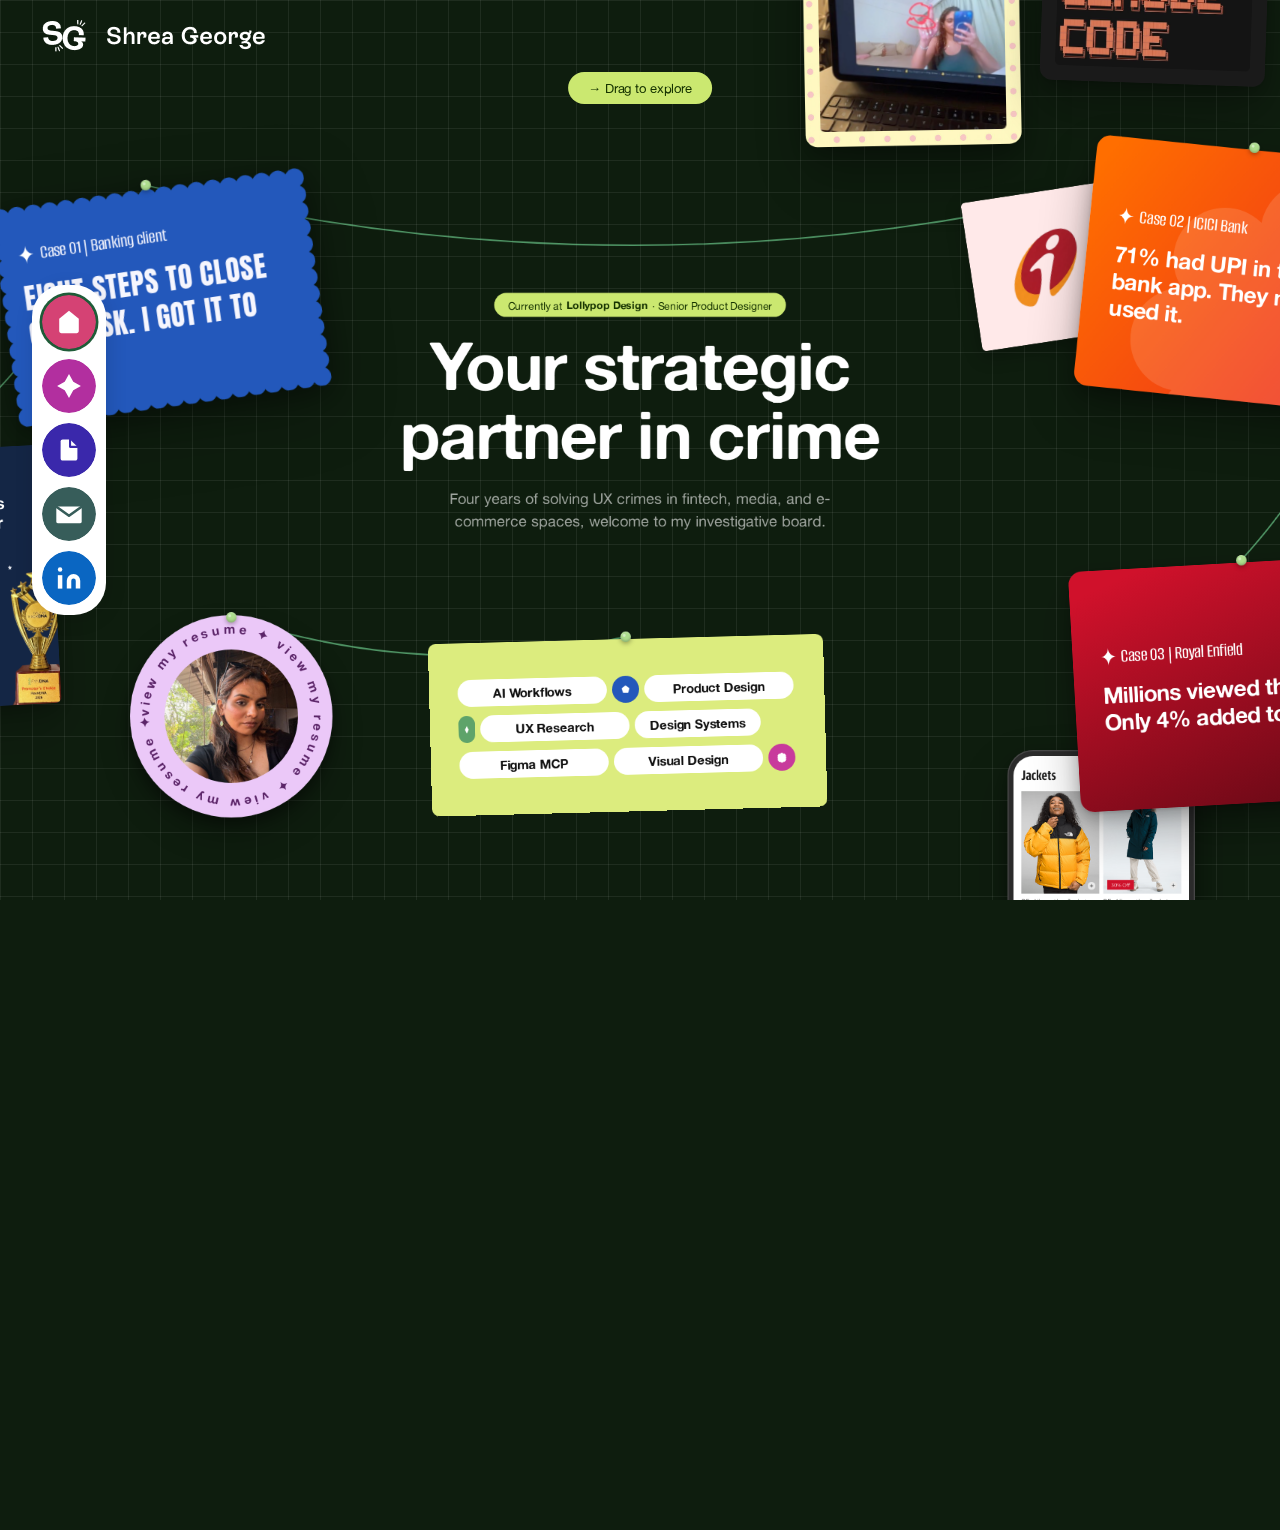
<file: index.html>
<!DOCTYPE html>
<html lang="en">
<head>
  <meta charset="UTF-8">
  <meta name="viewport" content="width=device-width, initial-scale=1.0">
  <title>Shrea George — Product Designer</title>
  <link rel="preconnect" href="https://fonts.googleapis.com">
  <link rel="preconnect" href="https://fonts.gstatic.com" crossorigin>
  <link href="https://fonts.googleapis.com/css2?family=Instrument+Serif:ital@0;1&family=Instrument+Sans:wght@400&family=Averia+Serif+Libre:wght@400;700&family=Alumni+Sans:wght@500&family=Archivo+Black&family=Anton&family=Fraunces:opsz,wght@9..144,700&family=Inter:wght@300;400;500;600&family=Caveat:wght@600;700&family=Just+Me+Again+Down+Here&display=swap" rel="stylesheet">
  <style>
    *, *::before, *::after { box-sizing: border-box; margin: 0; padding: 0; }


    @font-face {
      font-family: 'Alte Haas Grotesk';
      src: url('fonts/alte-haas-grotesk-regular.ttf') format('truetype');
      font-weight: 400; font-style: normal; font-display: swap;
    }
    @font-face {
      font-family: 'Alte Haas Grotesk';
      src: url('fonts/alte-haas-grotesk-bold.ttf') format('truetype');
      font-weight: 700; font-style: normal; font-display: swap;
    }

    :root {
      --bg: #0E1D0E;
      --card: #ffffff;
      --border: rgba(14,15,12,0.12);
      --text: #0E0F0C;
      --muted: #6A6C6A;
      --accent: #cbe870;
      --accent-dark: #163300;
      /* trial: Alte Haas Grotesk on everything. Was Instrument Serif /
         Inter, with Rebond Grotesque for display text. */
      --serif: 'Alte Haas Grotesk', 'Helvetica Neue', Arial, sans-serif;
      --sans: 'Alte Haas Grotesk', 'Helvetica Neue', Arial, sans-serif;
    }

    html, body {
      width: 100%; height: 100%; overflow: hidden;
      background-color: var(--bg);
      background-image:
        linear-gradient(rgba(255,255,255,0.07) 1px, transparent 1px),
        linear-gradient(90deg, rgba(255,255,255,0.07) 1px, transparent 1px);
      background-size: 32px 32px;
      font-family: var(--sans);
      cursor: grab;
      user-select: none;
    }

    /* Lock the document to the visual viewport. Without this the 3600x2400
       canvas inflates the layout viewport on mobile, and every position:fixed
       element — the tool dock especially — resolves against that inflated box
       and lands far off screen. */
    body { position: fixed; inset: 0; }

    body.dragging { cursor: grabbing; }

    /* ── NAV ── */
    nav {
      position: fixed;
      top: 0; left: 0; right: 0;
      z-index: 1000;
      display: flex;
      align-items: center;
      justify-content: space-between;
      padding: 20px 40px;
    }

    .nav-logo {
      display: inline-flex;
      align-items: center;
      text-decoration: none;
    }

    .nav-logo img {
      height: 32px;
      width: auto;
      display: block;
    }

    .nav-links {
      display: flex;
      gap: 32px;
      align-items: center;
    }

    .nav-link {
      font-size: 14px;
      color: rgba(255,255,255,0.55);
      text-decoration: none;
      font-weight: 500;
      letter-spacing: -0.01em;
      transition: color 0.15s;
    }

    .nav-link:hover { color: #ffffff; }

    /* ── DRAG HINT ── */
    .drag-hint {
      position: fixed;
      top: 72px;
      left: 50%;
      transform: translateX(-50%);
      z-index: 999;
      background: var(--accent);
      border-radius: 100px;
      padding: 8px 20px;
      font-size: 13px;
      font-weight: 500;
      color: var(--accent-dark);
      display: flex;
      align-items: center;
      gap: 8px;
      pointer-events: none;
      transition: opacity 0.4s;
      letter-spacing: -0.01em;
    }

    .drag-hint.hidden { opacity: 0; }

    /* ── CANVAS ── */
    #canvas {
      position: absolute;
      top: 0; left: 0;
      width: 3600px;
      height: 2400px;
      transform-origin: 0 0;
      will-change: transform;
    }

    /* ── CENTRE HERO TEXT ── */
    .hero-center {
      position: absolute;
      top: 910px;
      left: 1440px;
      transform: translate(-50%, -50%);
      text-align: center;
      width: max-content;
      pointer-events: none;
    }

    .hero-headline {
      font-family: var(--sans);
      font-size: 88px;
      font-weight: 600;
      font-style: normal;
      line-height: 1.05;
      color: #ffffff;
      letter-spacing: -0.02em;
    }

    .hero-tagline {
      font-family: var(--sans);
      font-weight: 400;
      font-size: 20px;
      line-height: 1.5;
      color: rgba(255,255,255,0.6);
      margin-top: 24px;
      max-width: 620px;
      text-wrap: balance;
      margin-left: auto;
      margin-right: auto;
    }

    .hero-sub {
      font-size: 14px;
      font-weight: 500;
      color: rgba(255,255,255,0.5);
      margin-bottom: 20px;
      letter-spacing: -0.01em;
    }

    .hero-ctas {
      display: flex;
      gap: 12px;
      justify-content: center;
      margin-top: 28px;
      pointer-events: all;
    }

    .btn-primary {
      background: var(--text);
      color: var(--bg);
      padding: 12px 28px;
      border-radius: 100px;
      font-size: 13px;
      font-weight: 500;
      text-decoration: none;
      cursor: pointer;
    }

    .btn-secondary {
      background: rgba(255,255,255,0.6);
      color: var(--muted);
      padding: 12px 22px;
      border-radius: 100px;
      font-size: 13px;
      font-weight: 400;
      text-decoration: none;
      border: 1px solid var(--border);
      cursor: pointer;
    }

    /* ── BOARD CARD ── */
    .card {
      position: absolute;
      background-color: var(--card);
      background-image: url("data:image/svg+xml,%3Csvg xmlns='http://www.w3.org/2000/svg' width='200' height='200'%3E%3Cfilter id='n'%3E%3CfeTurbulence type='fractalNoise' baseFrequency='0.65' numOctaves='4' stitchTiles='stitch'/%3E%3C/filter%3E%3Crect width='200' height='200' filter='url(%23n)' opacity='1'/%3E%3C/svg%3E");
      background-size: 160px 160px;
      background-blend-mode: multiply;
      border-radius: 16px;
      box-shadow: 0 2px 4px rgba(0,0,0,0.08), 0 8px 24px rgba(0,0,0,0.18), 0 32px 64px rgba(0,0,0,0.22), 0 48px 80px rgba(0,0,0,0.10);
      padding: 20px;
      pointer-events: all;
      cursor: grab;
    }

    .card:active { cursor: grabbing; }

    .card-pin {
      width: 8px; height: 8px;
      background: var(--accent);
      border-radius: 50%;
      margin-bottom: 12px;
    }

    .card-label {
      font-size: 13px;
      font-weight: 600;
      color: var(--text);
      margin-bottom: 8px;
      letter-spacing: -0.01em;
    }

    .card-thumb {
      background: rgba(14,15,12,0.05);
      border-radius: 8px;
      width: 100%;
    }

    .card-line {
      background: rgba(14,15,12,0.08);
      border-radius: 100px;
      height: 6px;
      margin-top: 8px;
    }

    .card-line.short { width: 55%; }
    .card-line.med   { width: 80%; }
    .card-line.full  { width: 100%; }

    /* ── NDA STAMP ── */
    .stamp {
      display: inline-block;
      font-size: 9px;
      font-weight: 700;
      letter-spacing: 0.1em;
      text-transform: uppercase;
      color: #A8200D;
      border: 1.5px solid #A8200D;
      border-radius: 4px;
      padding: 2px 7px;
      opacity: 0.75;
      transform: rotate(4deg);
    }

    /* ── MARQUEE STRIP ── */
    .marquee-strip {
      position: absolute;
      top: 1100px;
      left: 0;
      width: 3600px;
      border-top: 1px solid var(--border);
      border-bottom: 1px solid var(--border);
      padding: 14px 0;
      overflow: hidden;
      pointer-events: none;
    }

    .marquee-track {
      display: flex;
      gap: 32px;
      width: max-content;
      animation: marquee 28s linear infinite;
    }

    .marquee-item {
      font-family: var(--serif);
      font-size: 20px;
      font-style: italic;
      color: var(--text);
      white-space: nowrap;
    }

    .marquee-dot { color: var(--border); font-size: 20px; }

    @keyframes marquee {
      from { transform: translateX(0); }
      to   { transform: translateX(-50%); }
    }

    /* ── CASE FILE CARD (special) ── */
    .case-card {
      background: #c8935a;
      background-image: linear-gradient(135deg, #d4a06a 0%, #bf8a4e 40%, #c8935a 100%);
      border-radius: 0 6px 6px 6px;
      position: absolute;
      padding: 24px 22px 22px;
      box-shadow: 0 2px 4px rgba(0,0,0,0.08), 0 8px 24px rgba(0,0,0,0.18), 0 32px 64px rgba(0,0,0,0.22), 0 48px 80px rgba(0,0,0,0.10);
      pointer-events: all;
      cursor: grab;
    }

    .case-card::before {
      content: '';
      position: absolute;
      top: -16px; left: 0;
      width: 110px; height: 18px;
      background: #bf8a4e;
      border-radius: 5px 5px 0 0;
    }

    .case-number {
      position: absolute;
      top: -13px; left: 10px;
      font-size: 9px;
      font-weight: 700;
      letter-spacing: 0.14em;
      text-transform: uppercase;
      color: #7a4f1e;
    }

    .case-logo {
      background: rgba(255,255,255,0.25);
      border: 1.5px dashed rgba(255,255,255,0.4);
      border-radius: 5px;
      padding: 4px 12px;
      font-size: 9px;
      font-weight: 600;
      color: rgba(255,255,255,0.8);
      text-transform: uppercase;
      letter-spacing: 0.06em;
      display: inline-block;
      margin-bottom: 10px;
    }

    .case-title {
      font-family: var(--serif);
      font-size: 14px;
      font-weight: 400;
      line-height: 1.3;
      color: #1a0e04;
      margin-bottom: 10px;
    }

    .case-bullet {
      font-size: 11px;
      color: #2e1800;
      line-height: 1.5;
      padding-left: 12px;
      position: relative;
      margin-bottom: 5px;
    }

    .case-bullet::before { content: '—'; position: absolute; left: 0; color: rgba(0,0,0,0.25); }

    .case-cta {
      display: inline-block;
      margin-top: 12px;
      font-size: 12px;
      font-weight: 600;
      letter-spacing: -0.01em;
      color: var(--muted);
      text-decoration: none;
      border-bottom: 1px solid var(--border);
      padding-bottom: 2px;
    }

    /* ── LOGO CLUSTER ── */
    .logo-cluster {
      position: absolute;
      display: flex;
      flex-direction: column;
      gap: 10px;
      pointer-events: none;
    }

    .logo-pill {
      background: rgba(255,255,255,0.5);
      border: 1px solid var(--border);
      border-radius: 100px;
      padding: 6px 18px;
      font-size: 11px;
      color: var(--muted);
      font-weight: 500;
      text-align: center;
    }

    /* ── CURRENTLY TAG ── */
    .currently-tag {
      position: absolute;
      background: var(--accent);
      border-radius: 100px;
      padding: 8px 20px;
      font-size: 13px;
      font-weight: 500;
      color: var(--accent-dark);
      display: inline-flex;
      align-items: center;
      gap: 6px;
      pointer-events: none;
      letter-spacing: -0.01em;
    }

    .currently-tag strong { font-weight: 700; }

    /* ── STATEMENT CARDS ── */
    .sc {
      position: absolute;
      border-radius: 16px;
      padding: 24px;
      pointer-events: none;
      overflow: visible;
    }

    .sc-light {
      background: #ffffff;
      box-shadow: 0 2px 4px rgba(0,0,0,0.08), 0 8px 24px rgba(0,0,0,0.18), 0 32px 64px rgba(0,0,0,0.22), 0 48px 80px rgba(0,0,0,0.10);
    }

    .sc-dark {
      background: var(--accent-dark);
    }

    .sc-accent {
      background: var(--accent);
    }

    .sc-tag {
      font-size: 10px;
      font-weight: 600;
      letter-spacing: 0.08em;
      text-transform: uppercase;
      color: var(--muted);
      margin-bottom: 12px;
      display: block;
    }

    .sc-dark .sc-tag { color: rgba(255,255,255,0.45); }
    .sc-accent .sc-tag { color: var(--accent-dark); opacity: 0.6; }

    .sc-num {
      font-family: var(--sans);
      font-size: 72px;
      font-weight: 700;
      line-height: 0.9;
      letter-spacing: -0.04em;
      color: var(--text);
    }

    .sc-dark .sc-num { color: #ffffff; }
    .sc-accent .sc-num { color: var(--accent-dark); }

    .sc-num-label {
      font-size: 13px;
      font-weight: 500;
      color: var(--muted);
      margin-top: 8px;
      letter-spacing: -0.01em;
    }

    .sc-dark .sc-num-label { color: rgba(255,255,255,0.6); }
    .sc-accent .sc-num-label { color: var(--accent-dark); }

    .sc-quote {
      font-family: var(--serif);
      font-size: 17px;
      font-style: italic;
      line-height: 1.5;
      letter-spacing: -0.01em;
      color: var(--text);
    }

    .sc-dark .sc-quote { color: rgba(255,255,255,0.88); }

    .sc-star {
      font-size: 20px;
      line-height: 1;
      margin-bottom: 10px;
      display: block;
      color: var(--accent);
    }

    .sc-dark .sc-star { color: var(--accent); }
    .sc-accent .sc-star { color: var(--accent-dark); }

    .sc-bar-wrap {
      margin-top: 14px;
      display: flex;
      flex-direction: column;
      gap: 7px;
    }

    .sc-bar-row {
      display: flex;
      flex-direction: column;
      gap: 3px;
    }

    .sc-bar-label {
      font-size: 10px;
      font-weight: 500;
      color: var(--muted);
      letter-spacing: -0.01em;
    }

    .sc-dark .sc-bar-label { color: rgba(255,255,255,0.5); }

    .sc-bar-track {
      height: 6px;
      background: rgba(14,15,12,0.08);
      border-radius: 100px;
      overflow: hidden;
    }

    .sc-dark .sc-bar-track { background: rgba(255,255,255,0.12); }

    .sc-bar-fill {
      height: 100%;
      background: var(--accent);
      border-radius: 100px;
    }

    .sc-dark .sc-bar-fill { background: var(--accent); }

    /* ── SKILL PILLS ── */
    .skill-pill {
      display: inline-block;
      background: #ADDD8D;
      border: 1.5px solid #ADDD8D;
      border-radius: 100px;
      padding: 10px 20px;
      font-family: var(--sans);
      font-size: 14px;
      font-weight: 600;
      color: #1f3a1c;
      letter-spacing: -0.01em;
      white-space: nowrap;
      transition: background 0.2s ease, border-color 0.2s ease, color 0.2s ease;
    }
    /* skills — white pills on lime, three coloured marks in between.
       From the Figma frame "Frame 1948757468" at 0.4 of its size. */
    .pill-card {
      width: 527px;
      background: #DCEC7E;
      border-radius: 10px;
      padding: 49px 38px;
      box-sizing: border-box;
    }
    .pill-rows { list-style: none; display: flex; flex-direction: column; gap: 12px; }
    .pill-rows li { display: flex; align-items: center; gap: 7px; }
    .pill {
      width: 199px;
      height: 36px;
      flex: none;
      display: flex;
      align-items: center;
      justify-content: center;
      border-radius: 18px;
      background: #FFFFFF;
      color: #111;
      font-family: var(--sans);
      font-size: 17px;
      font-weight: 700;
      letter-spacing: -0.01em;
      white-space: nowrap;
    }
    .pill-short { width: 168px; }
    .pill-dot {
      width: 36px; height: 36px; flex: none;
      display: flex; align-items: center; justify-content: center;
      border-radius: 18px;
      background: var(--d);
    }
    .pill-dot-tall { width: 22px; border-radius: 11px; }
    .pill-dot svg { width: 16px; height: 16px; fill: #FFFFFF; }
    .pill-dot-tall svg { width: 12px; height: 19px; }

    .skills-card .skill-pill {
      opacity: 0.7;
    }
    .skill-pill:hover {
      background: #1F2C1D;
      border-color: #1F2C1D;
      color: #ADDD8D;
    }


    .skill-pill-filled {
      background: var(--accent);
      border-color: var(--accent);
      color: var(--accent-dark);
      font-weight: 600;
    }

    /* ── BOARD PIN ── */
    .pin {
      position: absolute;
      top: -10px;
      left: 50%;
      transform: translateX(-50%);
      width: 14px;
      height: 14px;
      background: #ADDD8D;
      border-radius: 50%;
      box-shadow: 0 2px 6px rgba(0,0,0,0.35), inset 0 -2px 3px rgba(0,0,0,0.2), inset 0 1px 2px rgba(255,255,255,0.3);
      z-index: 10;
      pointer-events: none;
    }

    .pin::after {
      content: '';
      position: absolute;
      top: 3px; left: 3px;
      width: 4px; height: 4px;
      background: rgba(255,255,255,0.45);
      border-radius: 50%;
    }

    /* ── STICKER PLACEHOLDERS ── */
    /* ── AWARD POLAROID CLUSTER ── */
    .polaroid {
      position: absolute;
      background: #1F2C1D;
      padding: 12px;
      border-radius: 12px;
      box-shadow: 0 2px 4px rgba(0,0,0,0.12), 0 24px 56px rgba(0,0,0,0.4);
    }
    .polaroid img {
      width: 100%;
      display: block;
      border-radius: 5px;
      object-fit: cover;
    }
    .polaroid-cap {
      font-family: var(--sans);
      font-weight: 600;
      font-size: 16px;
      line-height: 1.35;
      color: #fff;
      text-align: center;
      padding: 16px 6px 6px;
    }
    .scatter-photo {
      position: absolute;
      border-radius: 10px;
      box-shadow: 0 18px 44px rgba(0,0,0,0.45);
      object-fit: cover;
      display: block;
    }

    .sticker {
      position: absolute;
      width: 100px;
      height: 100px;
      border: 2px dashed #c8bfb4;
      border-radius: 12px;
      background: rgba(255,255,255,0.45);
      pointer-events: none;
      display: flex;
      align-items: center;
      justify-content: center;
    }

    .sticker::after {
      content: 'sticker';
      font-size: 8px;
      font-weight: 700;
      letter-spacing: 0.12em;
      text-transform: uppercase;
      color: #c8bfb4;
    }

    .sticker.sticker-sm {
      width: 72px;
      height: 72px;
      border-radius: 50%;
    }

    /* ── TOOL DOCK — from nav-dock.svg: a white capsule of 54px circles ── */
    .tool-dock {
      position: fixed;
      top: 50%;
      left: 32px;
      transform: translateY(-50%);
      z-index: 900;
      width: 74px;
      padding: 10px;
      box-sizing: border-box;
      background: #FFFFFF;
      border-radius: 32px;
      display: flex;
      flex-direction: column;
      align-items: center;
      gap: 10px;
      box-shadow: 2px 4px 20px rgba(0,0,0,0.12);
      pointer-events: all;
      cursor: default;
    }
    .tool-item { position: relative; display: block; line-height: 0; text-decoration: none; }
    .tool-item > svg {
      width: 54px; height: 54px; display: block;
      border-radius: 50%;
      transition: transform 0.15s, box-shadow 0.15s;
    }
    .tool-item:hover > svg { transform: scale(1.06); box-shadow: 0 4px 12px rgba(0,0,0,0.18); }
    /* the current page's circle gets a dark green ring */
    /* the svg's own background is the ring colour too, so the circle's
       anti-aliased edge blends into green instead of leaving a white seam */
    .tool-item.active > svg { background: #1F5C38; box-shadow: 0 0 0 2.5px #1F5C38; }
    .tool-item:focus-visible { outline: 2px solid var(--accent); outline-offset: 3px; border-radius: 50%; }
    .tool-tip {
      position: absolute;
      left: calc(100% + 18px);
      top: 50%;
      transform: translateY(-50%);
      background: #1a1208;
      color: #fff;
      font-family: var(--sans);
      font-size: 13px;
      font-weight: 500;
      line-height: 1;
      white-space: nowrap;
      padding: 8px 14px;
      border-radius: 8px;
      opacity: 0;
      pointer-events: none;
      transition: opacity 0.15s;
    }
    .tool-item:hover .tool-tip, .tool-item:focus-visible .tool-tip { opacity: 1; }
    /* phones: a bottom bar instead of a left rail */
    @media (max-width: 768px) {
      .tool-dock {
        top: auto; bottom: 18px; left: 50%;
        transform: translateX(-50%);
        width: max-content; flex-direction: row;   /* auto would cap it at half the screen, since it starts at left:50% */
        padding: 8px; gap: 8px;
      }
      .tool-item > svg { width: 44px; height: 44px; }
      .tool-tip { display: none; }
    }


    .sc, .scatter-photo { z-index: 2; }
    /* playing video gets its own compositor layer, so its frames don't
       force the whole board to repaint while it is panned */
    #canvas video { will-change: transform; }

    /* the playground card is one link; a "View playground" pill follows
       the pointer instead of a button inside it */
    .playground-card {
      display: block;
      text-decoration: none;
      cursor: none;
      transform: rotate(var(--rot));
      transform-origin: top center;
      transition: transform 0.28s cubic-bezier(0.22,0.61,0.36,1);
    }
    .playground-card:hover,
    .playground-card:focus-visible { transform: rotate(var(--rot)) scale(1.06); z-index: 6; }
    .playground-card:focus-visible { outline: 2px solid var(--accent); outline-offset: 6px; }
    @media (prefers-reduced-motion: reduce) {
      .playground-card { transition: none; }
      .playground-card:hover, .playground-card:focus-visible { transform: rotate(var(--rot)); }
    }

    /* "live in 4 days" — an orange zigzag-edged burst */
    .zig-card {
      position: absolute;
      z-index: 2;
      width: 170px;
      height: 170px;
      filter: drop-shadow(0 8px 18px rgba(0,0,0,0.35)) drop-shadow(0 24px 40px rgba(0,0,0,0.25));
    }
    .zig-card > .pin { top: 4px; }
    .zig-shape {
      width: 100%; height: 100%;
      display: flex; align-items: center; justify-content: center;
      background: #F7892A;
      clip-path: polygon(7.0% 7.0%, 14.2% 0.0%, 21.3% 7.0%, 28.5% 0.0%, 35.7% 7.0%, 42.8% 0.0%, 50.0% 7.0%, 57.2% 0.0%, 64.3% 7.0%, 71.5% 0.0%, 78.7% 7.0%, 85.8% 0.0%, 93.0% 7.0%, 100.0% 14.2%, 93.0% 21.3%, 100.0% 28.5%, 93.0% 35.7%, 100.0% 42.8%, 93.0% 50.0%, 100.0% 57.2%, 93.0% 64.3%, 100.0% 71.5%, 93.0% 78.7%, 100.0% 85.8%, 93.0% 93.0%, 85.8% 100.0%, 78.7% 93.0%, 71.5% 100.0%, 64.3% 93.0%, 57.2% 100.0%, 50.0% 93.0%, 42.8% 100.0%, 35.7% 93.0%, 28.5% 100.0%, 21.3% 93.0%, 14.2% 100.0%, 7.0% 93.0%, 0.0% 85.8%, 7.0% 78.7%, 0.0% 71.5%, 7.0% 64.3%, 0.0% 57.2%, 7.0% 50.0%, 0.0% 42.8%, 7.0% 35.7%, 0.0% 28.5%, 7.0% 21.3%, 0.0% 14.2%);
    }
    .zig-shape p {
      font-family: var(--sans);
      font-size: 30px;
      font-weight: 700;
      line-height: 1.12;
      letter-spacing: -0.02em;
      color: #FFFFFF;
      transform: rotate(-2deg);
    }

    /* ── creativity licence: the resume link. The pointer becomes a
       "View my resume" pill, the same way case cards show theirs ── */
    .licence-card {
      position: absolute;
      z-index: 2;
      width: 340px;
      display: block;
      cursor: none;
      pointer-events: all;
      --rot: 0deg;
      transform: rotate(var(--rot));
      transform-origin: top center;
      transition: transform 0.28s cubic-bezier(0.22,0.61,0.36,1);
      filter: drop-shadow(0 8px 18px rgba(0,0,0,0.35)) drop-shadow(0 24px 40px rgba(0,0,0,0.25));
    }
    .licence-card img { display: block; width: 100%; height: auto; }
    /* resume circle: the ring and its text are one SVG, the photo sits
       in the middle */
    /* round, so a box-shadow matches the drop-shadow exactly — and unlike a
       filter it isn't redrawn every frame the ring inside it spins */
    .licence-card.resume-circle {
      width: 270px; height: 270px;
      border-radius: 50%;
      filter: none;
      box-shadow: 0 8px 18px rgba(0,0,0,0.35), 0 24px 40px rgba(0,0,0,0.25);
    }
    .resume-circle > svg { position: absolute; inset: 0; width: 100%; height: 100%; display: block; }
    .resume-circle > img {
      position: absolute;
      left: 46px; top: 46px;
      width: 178px; height: 178px;
      border-radius: 50%;
      object-fit: cover;
    }
    /* the ring's words travel round it, one lap every 24s. The words are
       their own <svg> on their own compositor layer, so the spin never
       repaints the board and panning stays smooth. */
    .resume-ring-spin {
      transform-origin: 50% 50%;
      will-change: transform;
      animation: resumeSpin 24s linear infinite;
    }
    @keyframes resumeSpin { to { transform: rotate(360deg); } }
    @media (prefers-reduced-motion: reduce) { .resume-ring-spin { animation: none; } }
    .resume-ring-text {
      font-family: var(--sans);
      font-size: 17px;
      font-weight: 700;
      fill: #5B2468;
    }
    .resume-circle > .pin { top: -6px; z-index: 3; }
    .licence-card > .pin { top: -4px; }
    .licence-card:hover,
    .licence-card:focus-visible { transform: rotate(var(--rot)) scale(1.08); z-index: 6; }
    .licence-card:focus-visible { outline: 2px solid var(--accent); outline-offset: 6px; }
    @media (prefers-reduced-motion: reduce) {
      .licence-card { transition: none; }
      .licence-card:hover, .licence-card:focus-visible { transform: rotate(var(--rot)); }
    }

    /* phone mockup: dark bezel, rounded screen */
    .phone-mock {
      position: absolute;
      z-index: 1;
      width: 250px;
      padding: 8px;
      border-radius: 34px;
      background: #2B2B2B;
      box-shadow: inset 0 0 0 1.5px #4A4A4A, 0 10px 24px rgba(0,0,0,0.3), 0 32px 64px rgba(0,0,0,0.3);
      pointer-events: none;
    }
    .phone-mock img { display: block; width: 100%; height: auto; border-radius: 26px; }

    /* ── award card: navy, copy top-left, the two trophies standing in
       the bottom-right corner among a few white stars ── */
    .award-card {
      position: absolute;
      z-index: 2;
      width: 300px;
      height: 345px;
      border-radius: 8px;
      background: #142645;
      box-shadow: 0 2px 4px rgba(0,0,0,0.08), 0 8px 24px rgba(0,0,0,0.18), 0 32px 64px rgba(0,0,0,0.22);
      pointer-events: all;
    }
    /* clips the trophies to the card without hiding the pin above it */
    .award-clip { position: absolute; inset: 0; border-radius: inherit; overflow: hidden; }
    .award-trophy { position: absolute; height: auto; display: block; }
    .award-star { position: absolute; height: auto; display: block; fill: #E4E6EC; }
    .award-event {
      position: absolute;
      left: 22px; top: 22px;
      font-family: 'Alumni Sans', var(--sans);
      font-size: 25.5px;   /* the case cards' 33.952px label at their 75% scale */
      font-weight: 500;
      line-height: 1.2;
      letter-spacing: -0.51px;
      color: #FFFFFF;
      white-space: nowrap;
    }
    .award-title {
      position: absolute;
      left: 22px; top: 62px;
      width: 270px;
      font-family: var(--sans);
      font-size: 22px;
      font-weight: 700;
      line-height: 1.18;
      letter-spacing: -0.02em;
      color: #FFFFFF;
    }
    .award-behind {
      position: absolute;
      z-index: 1;
      width: 210px;
      border-radius: 14px;
      box-shadow: 0 24px 56px rgba(0,0,0,0.4);
    }

    /* ── CASE STUDY CARD (hover reveal) ── */
    .cs-card {
      position: absolute;
      width: 240px;
      min-height: 265px;
      background: #fff;
      border-radius: 20px;
      box-shadow: 0 2px 4px rgba(0,0,0,0.08), 0 8px 24px rgba(0,0,0,0.18), 0 32px 64px rgba(0,0,0,0.22), 0 48px 80px rgba(0,0,0,0.10);
      overflow: visible;
      pointer-events: all;
      cursor: pointer;
    }

    .cs-card-soon { cursor: none; }

    .coming-soon-badge {
      position: fixed;
      top: 0;
      left: 0;
      z-index: 9999;
      display: none;
      pointer-events: none;
      background: #ffffff;
      color: var(--accent-dark);
      font-family: var(--sans);
      font-weight: 600;
      font-size: 13px;
      letter-spacing: -0.01em;
      border-radius: 100px;
      padding: 10px 20px;
      box-shadow: 0 4px 16px rgba(0,0,0,0.25);
      white-space: nowrap;
      transform: translate(-50%, -50%);
    }

    .coming-soon-badge.is-view {
      background: var(--accent);
      color: var(--accent-dark);
    }

    .cs-card .cs-card-hover,
    .cs-card .cs-card-front {
      border-radius: 20px;
      overflow: hidden;
    }

    .cs-card-front {
      padding: 24px 22px 26px;
      display: flex;
      flex-direction: column;
      align-items: flex-start;
      justify-content: flex-end;
      gap: 16px;
      min-height: 265px;
      box-sizing: border-box;
      transition: opacity 0.22s;
    }

    .case-chip {
      background: #ADDD8D;
      color: #1f3a1c;
      border-radius: 100px;
      padding: 7px 16px;
      font-family: var(--sans);
      font-size: 12px;
      line-height: 16px;
      font-weight: 600;
      letter-spacing: -0.01em;
      display: inline-block;
    }

    .cs-card:hover .cs-card-front {
      opacity: 0;
      pointer-events: none;
    }

    .cs-card-num {
      font-size: 11px;
      font-weight: 500;
      letter-spacing: -0.01em;
      color: var(--muted);
      margin-bottom: 16px;
    }

    .cs-card-logo-box {
      width: 100%;
      display: flex;
      align-items: center;
      margin: 0;
    }

    .cs-card-logo-box img {
      max-height: 80px;
      max-width: 88%;
      width: auto;
      object-fit: contain;
      filter: brightness(0);
    }

    .cs-card-name {
      font-family: var(--serif);
      font-size: 22px;
      font-style: italic;
      color: var(--text);
      line-height: 1.1;
      letter-spacing: -0.01em;
    }

    .cs-card-mobile-cta {
      display: none;
      font-size: 11px;
      font-weight: 600;
      text-transform: uppercase;
      letter-spacing: 0.06em;
      color: rgba(255,255,255,0.9);
      text-decoration: none;
      border-bottom: 1px solid rgba(255,255,255,0.4);
      margin-top: auto;
    }
    @media (max-width: 768px) {
      .cs-card-mobile-cta { display: inline-block; }
    }

    .cs-card-hover {
      position: absolute;
      inset: 0;
      padding: 16px;
      background: #1F2C1D;
      display: flex;
      flex-direction: column;
      justify-content: center;
      opacity: 0;
      transition: opacity 0.22s;
    }

    .cs-card:hover .cs-card-hover { opacity: 1; }

    /* one face across all board cards */
    .cs-card-num, .cs-card-name, .cs-card-hover-text,
    .sc-num, .sc-num-label, .sc-quote, .sc-tag, .stamp {
      font-family: var(--sans);
    }

    .cs-card-hover-text {
      font-family: var(--sans);
      font-size: 17px;
      line-height: 1.5;
      color: rgba(255,255,255,0.82);
      letter-spacing: -0.01em;
    }

    .cs-card:hover .case-cta {
      color: var(--accent);
      border-color: rgba(203,232,112,0.35);
    }

    /* ══ FYNDNA rich board card (from Figma) ══ */
    .cs-card-fyndna {
      position: absolute;
      width: 520px;
      background: #0d3b67;
      border-radius: 16px;
      box-shadow: 0 2px 4px rgba(0,0,0,0.08), 0 8px 24px rgba(0,0,0,0.18), 0 32px 64px rgba(0,0,0,0.22), 0 48px 80px rgba(0,0,0,0.10);
      pointer-events: all;
      cursor: pointer;
      text-decoration: none;
      display: flex;
      flex-direction: column;
      gap: 22px;
      padding: 26px 24px;
      box-sizing: border-box;
      transition: transform 0.25s ease, box-shadow 0.25s ease;
    }
    .cs-card-fyndna:hover {
      box-shadow: 0 4px 8px rgba(0,0,0,0.12), 0 14px 34px rgba(0,0,0,0.26), 0 44px 84px rgba(0,0,0,0.30), 0 64px 104px rgba(0,0,0,0.14);
    }
    .fy-chip {
      align-self: flex-start;
      background: #ADDD8D;
      color: #1f1f1f;
      border-radius: 200px;
      padding: 9px 30px;
      font-family: var(--sans);
      font-size: 16px;
      font-weight: 700;
      letter-spacing: 0.02em;
      white-space: nowrap;
    }
    .fy-metric {
      display: flex;
      gap: 14px;
      align-items: flex-start;
      color: #fff;
    }
    .fy-metric-num {
      font-family: var(--sans);
      font-size: 46px;
      font-weight: 700;
      line-height: 46px;
      letter-spacing: -0.02em;
      white-space: nowrap;
    }
    .fy-metric-text {
      font-family: var(--sans);
      font-size: 19px;
      font-weight: 400;
      line-height: 26px;
      letter-spacing: -0.01em;
    }
    .fy-panel {
      background: #fff;
      border: 1px solid #2f4fa7;
      border-radius: 6px;
      padding: 16px;
      display: flex;
      flex-direction: column;
      gap: 16px;
      font-family: var(--sans);
    }
    .fy-panel-top { display: flex; flex-direction: column; gap: 10px; }
    .fy-panel-actions { display: flex; flex-direction: column; gap: 16px; }
    .fy-risk-row { display: flex; align-items: center; gap: 10px; }
    .fy-status { display: flex; align-items: center; gap: 6px; }
    .fy-dot {
      width: 9px; height: 9px; border-radius: 50%;
      background: #f07006;
      box-shadow: 0 0 0 0 rgba(240,112,6,0.5);
      animation: fyPulse 1.6s infinite;
    }
    @keyframes fyPulse {
      0%   { box-shadow: 0 0 0 0 rgba(240,112,6,0.5); }
      70%  { box-shadow: 0 0 0 6px rgba(240,112,6,0); }
      100% { box-shadow: 0 0 0 0 rgba(240,112,6,0); }
    }
    .fy-sev { color: #f07006; font-size: 14px; font-weight: 500; letter-spacing: 0.01em; }
    .fy-sep-dot { width: 5px; height: 5px; border-radius: 50%; background: #6d6d6d; }
    .fy-id { color: #1e1e1e; font-size: 15px; font-weight: 400; }
    .fy-title { color: #1e1e1e; font-size: 15px; font-weight: 500; letter-spacing: 0.01em; }
    .fy-divider { display: flex; align-items: center; gap: 12px; }
    .fy-divider::before, .fy-divider::after {
      content: ''; flex: 1; height: 1px; background: #e0e0e0;
    }
    .fy-divider span { color: #6d6d6d; font-size: 13px; white-space: nowrap; }
    .fy-actions { display: flex; gap: 10px; }
    .fy-btn {
      flex: 1; display: flex; align-items: center; justify-content: center; gap: 8px;
      height: 44px; border-radius: 6px; font-size: 14px; font-weight: 400;
      border: 1px solid; box-sizing: border-box; white-space: nowrap;
    }
    .fy-btn svg { width: 18px; height: 18px; flex-shrink: 0; }
    .fy-btn.cure   { background: #c7ebc9; border-color: #2a6e2e; color: #2a6e2e; }
    .fy-btn.cannot { background: #fce4e4; border-color: #912323; color: #912323; }
    .fy-btn.verify { background: #d6efff; border-color: #0d469b; color: #0d469b; }

    /* ── CASE STUDY LABEL ── */
    .cs-label {
      position: absolute;
      pointer-events: none;
    }

    .cs-num {
      display: block;
      font-size: 9px;
      font-weight: 700;
      letter-spacing: 0.14em;
      text-transform: uppercase;
      color: var(--muted);
      margin-bottom: 4px;
    }

    .cs-name {
      font-family: var(--serif);
      font-size: 26px;
      font-style: italic;
      color: var(--text);
      display: flex;
      align-items: center;
      gap: 8px;
    }

    /* ══════════════════════════════════════════════════════════
       MOBILE — vertical investigative board (shown ≤768px)
       ══════════════════════════════════════════════════════════ */
    /* ══ CASE STUDY CARD ══
       From Figma "Untitled" node 951:155381, built at 75% so four fit
       around the hero: one sentence of title, then client and date.
       Text only for now, each card on one flat colour. */
    .tpl-card {
      position: absolute;
      z-index: 2;
      width: 459px;
      background: #2358BB;
      border-radius: 6px;
      padding: 30px;
      box-sizing: border-box;
      display: flex;
      flex-direction: column;
      box-shadow: 0 2px 4px rgba(0,0,0,0.08), 0 8px 24px rgba(0,0,0,0.18),
                  0 32px 64px rgba(0,0,0,0.22), 0 48px 80px rgba(0,0,0,0.10);
      text-decoration: none;
      pointer-events: all;
      /* the pointer itself is replaced by a pill that names the card */
      cursor: none;
      /* the tilt lives in a variable so hover can add scale without losing it */
      --rot: 0deg;
      /* the drift colour: this card's own family, one notch brighter */
      --tpl-glow: 96,150,230;
      --tpl-strength: 1;
      transform: rotate(var(--rot));
      /* grow from the pin, so the thread stays tied to it */
      transform-origin: top center;
      transition: transform 0.28s cubic-bezier(0.22,0.61,0.36,1), box-shadow 0.28s ease;
    }

    /* a slow gradient drift across the card, only while it is hovered */
    .tpl-card::before {
      content: '';
      position: absolute;
      inset: 0;
      border-radius: inherit;
      z-index: 0;
      pointer-events: none;
      background: linear-gradient(115deg,
        rgba(var(--tpl-glow), 0) 10%,
        rgba(var(--tpl-glow), calc(0.16 * var(--tpl-strength))) 32%,
        rgba(var(--tpl-glow), calc(0.04 * var(--tpl-strength))) 52%,
        rgba(var(--tpl-glow), calc(0.13 * var(--tpl-strength))) 72%,
        rgba(var(--tpl-glow), 0) 92%);
      background-size: 260% 260%;
      background-position: 0% 50%;
      opacity: 0;
      transition: opacity 0.35s ease;
    }
    .tpl-card:hover::before,
    .tpl-card:focus-visible::before {
      opacity: 1;
      animation: tplDrift 9s ease-in-out infinite alternate;
    }
    @keyframes tplDrift {
      from { background-position: 0% 50%; }
      to   { background-position: 100% 50%; }
    }

    .tpl-card:hover,
    .tpl-card:focus-visible {
      transform: rotate(var(--rot)) scale(1.1);
      z-index: 6;
      box-shadow: 0 4px 8px rgba(0,0,0,0.12), 0 14px 34px rgba(0,0,0,0.26),
                  0 44px 84px rgba(0,0,0,0.30), 0 64px 104px rgba(0,0,0,0.14);
    }
    .tpl-card:focus-visible { outline: 2px solid var(--accent); outline-offset: 6px; }

    @media (prefers-reduced-motion: reduce) {
      .tpl-card { transition: box-shadow 0.28s ease; }
      .tpl-card:hover, .tpl-card:focus-visible { transform: rotate(var(--rot)); }
      .tpl-card:hover::before, .tpl-card:focus-visible::before { animation: none; }
    }

    .tpl-card > :not(.pin) { position: relative; z-index: 1; }

    .tpl-title {
      font-family: 'Instrument Sans', var(--sans);
      font-size: 24px;
      font-weight: 400;
      line-height: 1.2;
      color: #FFFFFF;
      text-wrap: pretty;
    }
    .tpl-meta {
      margin-top: 18px;
      font-family: 'Instrument Sans', var(--sans);
      font-size: 12px;
      font-weight: 400;
      line-height: 1.2;
      color: rgba(255,255,255,0.7);
    }

    /* ── Case cards, from Figma "Untitled" node 955:155396. Each card is
       laid out at its Figma size inside .tpl-fig and the whole thing is
       scaled to 75%, so every measurement below is a Figma pixel. ── */
    .tpl-card.tpl-fig-card {
      padding: 0;
      background: none;
      box-shadow: none;
      display: block;
      min-height: 0;
    }
    .tpl-card.tpl-fig-card::before { display: none; }
    .tpl-fig-card > .tpl-fig {
      position: absolute;
      top: 0; left: 0;
      transform: scale(0.75);
      transform-origin: top left;
    }
    .tpl-case {
      display: flex;
      align-items: center;
      gap: 10.865px;
      font-family: 'Alumni Sans', var(--sans);
      font-size: 33.952px;
      font-weight: 500;
      line-height: 1.2;
      letter-spacing: -0.679px;
      white-space: nowrap;
    }
    .tpl-case img { display: block; width: 27.161px; height: 32.594px; }

    /* Case 01 FYNDNA — blue stamp, white Anton headline */
    .tpl-card.tpl-fyndna { width: 439px; height: 323px; filter: drop-shadow(0 8px 18px rgba(0,0,0,0.35)) drop-shadow(0 24px 40px rgba(0,0,0,0.25)); }
    .tpl-fyndna > .pin { top: 0; }
    .tpl-fyndna .tpl-fig { width: 585.327px; height: 430.507px; }
    .tpl-fyndna-shape {
      position: absolute;
      left: 50%; top: calc(50% - 4.07px);
      width: 560.881px; height: 389.765px;
      transform: translate(-50%, -50%);
    }
    .tpl-fyndna-body {
      position: absolute;
      left: 52px; top: 69.26px;
      width: 492px; height: 285.194px;
      display: flex;
      flex-direction: column;
      justify-content: center;
      gap: 24px;
      color: #F6F6FE;
    }
    .tpl-fyndna-title {
      font-family: 'Anton', 'Impact', sans-serif;
      text-transform: uppercase;   /* Brunson was caps-only */
      font-size: 50px;      /* Anton runs larger than Brunson; this keeps the same three lines */
      font-weight: 400;
      line-height: 1.3;     /* same block height as before (3 x 65px) */
      letter-spacing: 0.03em;
    }

    /* Case 02 ICICI — orange-to-red, a pale cloud bottom-right, centred
       headline in the Royal Enfield card's face, left-aligned; the ICICI logo tile tucked behind on the left */
    .tpl-card.tpl-icici { width: 418px; height: 335px; }
    .tpl-icici .tpl-fig {
      width: 557.127px; height: 447px;
      border-radius: 24px;
      overflow: hidden;
      background: linear-gradient(122.79deg, #FF6E00 5.37%, #EA2222 106.92%);
      box-shadow: 0 3px 6px rgba(0,0,0,0.1), 0 11px 32px rgba(0,0,0,0.24), 0 43px 85px rgba(0,0,0,0.29);
    }
    .tpl-icici-cloud {
      position: absolute;
      left: calc(50% + 117.88px); top: calc(50% + 124.31px);
      width: 606.029px; height: 606.029px;
      transform: translate(-50%, -50%);
    }
    /* left-aligned, same 50px inset as the Royal Enfield card */
    .tpl-icici-body {
      position: absolute;
      left: 50px; right: 50px; top: 50%;
      transform: translateY(-50%);
      display: flex;
      flex-direction: column;
      align-items: flex-start;
      gap: 24px;
      color: #FFFFFF;
    }
    /* same face as the Royal Enfield headline */
    .tpl-icici-title {
      width: 404.053px;
      font-family: var(--sans);
      font-size: 40px;
      font-weight: 700;
      line-height: 1.2;
      letter-spacing: -0.8px;
      text-align: left;
    }
    .tpl-logo-tile {
      position: absolute;
      z-index: 1;
      width: 200px; height: 200px;
      border-radius: 6px;
      background: #FFE9E9 url('card-icici-logo.png') center / cover no-repeat;
      box-shadow: 0 8px 24px rgba(0,0,0,0.3);
      transform: rotate(-8.59deg);
      pointer-events: none;
    }

    /* Case 03 Royal Enfield — red gradient, headline in the hero's face,
       the RE keychain hanging off the bottom-right corner */
    .tpl-card.tpl-re { width: 463px; height: 321px; }
    .tpl-re .tpl-fig {
      width: 617px;
      padding: 60px 50px;
      box-sizing: border-box;
      border-radius: 24px;   /* matches the ICICI card */
      background: linear-gradient(157.93deg, #D0112B 7.76%, #6A0916 89.55%);
      box-shadow: 0 3px 6px rgba(0,0,0,0.1), 0 11px 32px rgba(0,0,0,0.24), 0 43px 85px rgba(0,0,0,0.29);
    }
    .tpl-re-body {
      height: 308px;
      display: flex;
      flex-direction: column;
      justify-content: center;
      gap: 24px;
      color: #FFFFFF;
    }
    .tpl-re .tpl-case { gap: 8px; }
    .tpl-re-title {
      font-family: var(--sans);
      font-size: 40px;
      font-weight: 700;
      line-height: 1.2;
      letter-spacing: -0.8px;
    }
    .tpl-card > .tpl-keychain {
      position: absolute;
      z-index: 2;
      width: 194px;
      height: auto;
      transform: rotate(36.46deg);
      pointer-events: none;
    }

    .tpl-chips { display: flex; flex-wrap: wrap; gap: 8px; }
    .tpl-chip {
      background: rgba(255,255,255,0.04);
      color: #E9ECF1;
      border-radius: 200px;
      padding: 11px 20px;
      font-family: var(--sans);
      font-size: 13px;
      font-weight: 400;
      line-height: 1;
      letter-spacing: -0.01em;
      white-space: nowrap;
    }

    .tpl-body { display: flex; flex-direction: column; gap: 5px; }
    .tpl-metric { display: flex; align-items: center; gap: 10px; }
    .tpl-star { width: 38px; height: 38px; flex: 0 0 38px; display: block; }
    .tpl-num {
      font-family: var(--sans);
      font-size: 52px;
      font-weight: 700;
      line-height: 1;
      letter-spacing: -0.03em;
      color: #F2F4F7;
    }
    .tpl-sub {
      font-family: var(--sans);
      font-size: 16px;
      font-weight: 400;
      line-height: 1.3;
      letter-spacing: -0.01em;
      color: #F2F4F7;
    }


    /* ── colour card variants: brand background + a product shot
       bleeding off one edge, cropped by the card's radius ── */
    .tpl-media {
      position: absolute;
      inset: 0;
      border-radius: 16px;
      overflow: hidden;
      pointer-events: none;
      z-index: 0;
    }
    .tpl-media img { position: absolute; display: block; height: auto; }
    .tpl-card > .tpl-chips,
    .tpl-card > .tpl-body { position: relative; z-index: 1; }

    .tpl-lead {
      font-family: var(--sans);
      font-size: 16px;
      font-weight: 400;
      line-height: 1.3;
      letter-spacing: -0.01em;
    }

    /* warm ink for the colour cards */
    .tpl-warm .tpl-num,
    .tpl-warm .tpl-sub,
    .tpl-warm .tpl-lead { color: #F7F0E8; }
    .tpl-warm .tpl-chip { background: rgba(255,255,255,0.15); color: #FBF6F0; }

    .tpl-icici {
      --tpl-glow: 255,206,150; --tpl-strength: 0.7;
      min-height: 204px;
      background: linear-gradient(163deg, #E8893C 0%, #D2652F 42%, #A93823 100%);
    }
    .tpl-icici .tpl-body { max-width: 76%; }
    .tpl-icici .tpl-media img { left: 78%; top: 14%; width: 40%; }

    .tpl-re {
      --tpl-glow: 255,158,138; --tpl-strength: 0.7;
      min-height: 280px;
      background: #8C2B25;
    }
    .tpl-re .tpl-body { max-width: 92%; }
    .tpl-re .tpl-media img { left: 8%; top: 72%; width: 112%; }

    /* mobile colour cards — same ink and background, bleed art dropped
       because the art would crowd a 350px-wide card */
    .m-tpl.tpl-icici { background: linear-gradient(163deg, #E8893C 0%, #D2652F 42%, #A93823 100%); }
    .m-tpl.tpl-re { background: #8C2B25; }

    /* the bleed art rides along on mobile too — the card grows to make
       room for it so the art never lands on the text */
    .m-tpl .tpl-media { border-radius: 20px; }
    .m-tpl > .tpl-chips, .m-tpl > .tpl-body { position: relative; z-index: 1; }
    .m-tpl.tpl-re { min-height: 320px; }
    .m-tpl.tpl-re .tpl-body { max-width: 100%; }
    .m-tpl.tpl-re .tpl-media img { left: 6%; top: 61%; width: 120%; }
    .m-tpl.tpl-icici { min-height: 250px; }
    .m-tpl.tpl-icici .tpl-body { max-width: 72%; }
    .m-tpl.tpl-icici .tpl-media img { left: 74%; top: 12%; width: 46%; }
    .m-tpl .tpl-lead { font-size: 14px; }


    /* TerraPay — question card: one paragraph, the figure bold inline */
    .tpl-terrapay { --tpl-glow: 130,190,255; background: #1B3D68; }
    .tpl-ask {
      font-family: var(--sans);
      font-size: 22px;
      font-weight: 400;
      line-height: 1.35;
      letter-spacing: -0.01em;
      color: #EAF0F7;
    }
    .tpl-ask strong { font-weight: 700; }
    .m-tpl.tpl-terrapay { background: #1B3D68; }
    .m-tpl .tpl-ask { font-size: 14px; }

    /* mobile flavour of the same card — identical design, scaled type */
    .m-tpl {
      position: relative;
      width: 100%;
      transform: rotate(var(--rot, 0deg));
      background: #0F1A2B;
      border-radius: 20px;
      padding: 20px;
      box-sizing: border-box;
      display: flex;
      flex-direction: column;
      gap: 24px;
      box-shadow: 0 2px 4px rgba(0,0,0,0.1), 0 10px 22px rgba(0,0,0,0.22), 0 20px 40px rgba(0,0,0,0.28);
      text-decoration: none;
    }
    .m-tpl .tpl-chips { gap: 8px; }
    .m-tpl .tpl-chip { font-size: 14px; padding: 10px 18px; }
    .m-tpl .tpl-star { width: 26px; height: 26px; flex: 0 0 26px; }
    .m-tpl .tpl-metric { gap: 10px; }
    .m-tpl .tpl-num { font-size: 32px; }
    .m-tpl .tpl-sub { font-size: 14px; }

    .m-shell { display: none; }

    /* The board runs at every width — no separate mobile layout, same as
       playground.html. .m-shell stays display:none (see above) and is kept
       in the DOM only so its markup isn't lost. */

    /* ── mobile header + hamburger ── */
    .m-header {
      position: sticky;
      top: 0;
      z-index: 500;
      display: flex;
      align-items: center;
      justify-content: space-between;
      padding: 16px 5vw;
      background: rgba(20,29,20,0.7);
      backdrop-filter: blur(14px);
      -webkit-backdrop-filter: blur(14px);
      border-bottom: 1px solid rgba(255,255,255,0.06);
    }

    .m-logo { display: block; line-height: 0; }
    .m-logo img { height: 28px; width: auto; display: block; }

    .m-burger {
      width: 44px;
      height: 44px;
      border-radius: 12px;
      border: none;
      background: rgba(255,255,255,0.08);
      display: flex;
      flex-direction: column;
      align-items: center;
      justify-content: center;
      gap: 4px;
      cursor: pointer;
    }
    .m-burger span {
      display: block;
      width: 18px;
      height: 2px;
      background: #fff;
      border-radius: 2px;
      transition: transform 0.25s ease, opacity 0.2s ease;
    }
    .m-burger[aria-expanded="true"] span:nth-child(1) { transform: translateY(6px) rotate(45deg); }
    .m-burger[aria-expanded="true"] span:nth-child(2) { opacity: 0; }
    .m-burger[aria-expanded="true"] span:nth-child(3) { transform: translateY(-6px) rotate(-45deg); }

    /* ── slide-in menu ── */
    .m-menu {
      position: fixed;
      inset: 0;
      z-index: 1200;
      background: var(--accent-dark);
      display: flex;
      flex-direction: column;
      justify-content: center;
      gap: 6px;
      padding: 32px 8vw;
      transform: translateX(100%);
      transition: transform 0.32s cubic-bezier(0.4,0,0.2,1);
    }
    .m-menu.open { transform: translateX(0); }

    .m-menu-close {
      position: absolute;
      top: 16px;
      right: 5vw;
      width: 44px;
      height: 44px;
      border-radius: 12px;
      border: none;
      background: rgba(255,255,255,0.08);
      color: #fff;
      font-size: 22px;
      line-height: 1;
      cursor: pointer;
    }

    .m-menu-link {
      font-family: var(--sans);
      font-size: clamp(28px, 9vw, 38px);
      font-weight: 600;
      color: #ffffff;
      text-decoration: none;
      padding: 12px 0;
      border-bottom: 1px solid rgba(255,255,255,0.08);
      letter-spacing: -0.02em;
      display: flex;
      align-items: baseline;
      gap: 10px;
    }
    .m-menu-link:last-child { border-bottom: none; }
    .m-menu-link small { font-size: 13px; font-weight: 500; color: rgba(255,255,255,0.4); }
    .m-menu-link.m-disabled { color: rgba(255,255,255,0.35); pointer-events: none; }

    /* ── board layout ── */
    .m-board {
      max-width: 560px;
      margin: 0 auto;
      padding: 8vw 28px 20vw;
      display: flex;
      flex-direction: column;
      gap: 32px;
    }

    /* ── hero cluster — hero first, then case studies stacked one below
       the other. Plain vertical scroll, no horizontal drag. ── */
    .m-hero-cluster {
      display: flex;
      flex-direction: column;
      gap: 20px;
    }

    /* stat pair — two compact cards side by side, no horizontal scroll */
    .m-stat-pair {
      display: grid;
      grid-template-columns: 1fr 1fr;
      align-items: start;
      gap: 14px;
    }

    .m-hero { text-align: center; padding: 4px 8vw 4px; }
    .m-headline {
      font-family: var(--sans);
      font-size: clamp(32px, 10vw, 44px);
      font-weight: 600;
      line-height: 1.08;
      color: #ffffff;
      letter-spacing: -0.02em;
    }
    .m-tagline {
      font-family: var(--sans);
      font-size: clamp(14px, 4vw, 16px);
      line-height: 1.5;
      color: rgba(255,255,255,0.6);
      margin-top: 18px;
    }
    .m-currently {
      display: inline-block;
      margin-top: 20px;
      background: var(--accent);
      border-radius: 100px;
      padding: 8px 18px;
      font-size: 13px;
      font-weight: 500;
      color: var(--accent-dark);
      letter-spacing: -0.01em;
    }
    .m-currently strong { font-weight: 700; }

    /* shared card chrome for every board item */
    .m-card, .m-board .sc {
      position: relative;
      width: 100%;
      transform: rotate(var(--rot, 0deg));
      box-sizing: border-box;
    }
    .m-board .sc { border-radius: 16px; padding: clamp(18px, 5vw, 24px); }

    /* case study cards — full-width, stacked one below the other */
    .m-case-mini {
      display: flex;
      flex-direction: column;
      justify-content: center;
      align-items: flex-start;
      aspect-ratio: 3 / 2;
      text-decoration: none;
      border-radius: 16px;
      padding: clamp(18px, 5vw, 24px);
      box-shadow: 0 2px 4px rgba(0,0,0,0.1), 0 10px 22px rgba(0,0,0,0.22), 0 20px 40px rgba(0,0,0,0.28);
    }
    .m-case-mini .case-chip { font-size: 12px; padding: 7px 16px; }
    .m-case-mini .cs-card-logo-box { margin-top: 16px; }
    .m-case-mini .cs-card-logo-box img { max-height: 40px; }
    .m-case-mini.m-soon { cursor: default; }

    /* quote + stat pair — scattered & bleeding, like the hero cluster */
    .m-mid-cluster {
      margin: 0 calc(-1 * 5vw);
      display: flex;
      flex-direction: column;
      gap: 14px;
    }
    .m-mid-cluster > .sc { padding: clamp(18px, 5vw, 24px) 8vw; }

    .m-board .sc-num { font-size: clamp(44px, 15vw, 60px); }

    /* skills wrap */
    .m-skills-wrap { display: flex; flex-wrap: wrap; gap: 8px; }

    .m-resume-btn {
      pointer-events: all;
      margin-top: 16px;
      display: flex;
      align-items: center;
      justify-content: center;
      gap: 6px;
      text-decoration: none;
      width: 100%;
      background: #D1E680;
      border-color: #D1E680;
    }

    /* playground teaser */
    .m-playground {
      border-radius: 16px;
      background-size: cover;
      background-position: center;
      box-shadow: 0 2px 4px rgba(0,0,0,0.08), 0 8px 24px rgba(0,0,0,0.18), 0 24px 48px rgba(0,0,0,0.24);
      padding: clamp(16px, 5vw, 20px);
    }
    .m-playground-vid { width: 100%; aspect-ratio: 1/1; overflow: hidden; border-radius: 10px; }
    .m-playground-vid video { width: 100%; height: 100%; object-fit: cover; display: block; }
    .m-playground-btn { pointer-events: all; margin-top: 14px; display: flex; align-items: center; justify-content: center; gap: 6px; text-decoration: none; width: 100%; }

    /* claude code card */
    .m-claude { border-radius: 16px; background: #1a1a1a; padding: clamp(18px, 5vw, 22px); }
    .m-claude-label { font-family: var(--sans); font-size: 14px; font-weight: 600; color: rgba(255,255,255,0.85); text-align: center; margin-bottom: 14px; }
    .m-claude-img { width: 100%; display: block; border-radius: 8px; }

    /* awards */
    .m-awards { padding: 0; background: none; box-shadow: none; }
    .m-award-polaroid { width: 100%; display: block; border-radius: 14px; box-shadow: 0 16px 40px rgba(0,0,0,0.4); }
    .m-award-photos { display: flex; gap: 14px; margin-top: 18px; }
    .m-award-photos img { width: 50%; border-radius: 10px; box-shadow: 0 12px 28px rgba(0,0,0,0.4); object-fit: cover; display: block; }

    /* footer */
    .m-footer { text-align: center; padding-top: 8px; }
    .m-footer p { font-size: 13px; color: rgba(255,255,255,0.45); margin-bottom: 14px; }
    .m-footer-links { display: flex; flex-wrap: wrap; justify-content: center; gap: 10px; }
    .m-footer-links a {
      font-size: 13px;
      font-weight: 500;
      color: rgba(255,255,255,0.75);
      text-decoration: none;
      background: rgba(255,255,255,0.08);
      border-radius: 100px;
      padding: 8px 16px;
    }

    body.is-panning .resume-ring-spin { animation-play-state: paused; }

    /* ══ PHONES — a page you scroll, not a board you pan ══
       Under 768px the board's pieces drop into a quiet column: the hero
       fills the first screen with a few board objects peeking in at its
       edges, then the three case cards (desktop art, zoomed down by --m,
       set from JS) each with its tags and a link, then the extras as a
       row you swipe (copies made in JS, so the board itself is untouched).
       .m-only elements exist just for this layout. */
    .m-only { display: none; }
    @media (max-width: 768px) {
      html, body { height: auto; overflow-x: hidden; overflow-y: auto; }
      body { position: static; cursor: auto; user-select: auto; }

      body > nav:not(.tool-dock) { position: absolute; padding: 20px; }
      .drag-hint { display: none; }

      #canvas {
        position: relative;
        width: 100%; height: auto;
        transform: none !important;
        display: flex; flex-direction: column; align-items: center;
        max-width: 440px; margin: 0 auto;   /* a phone-width column at any width under 768px */
        overflow-x: clip;   /* the board objects hang past the edges */
      }
      #canvas > * { position: relative !important; top: auto !important; left: auto !important; }
      #strings, .tpl-logo-tile, .phone-mock,
      #canvas > .award-behind,
      #canvas > .playground-card, #canvas > .claude-card { display: none !important; }

      /* hero — the whole first screen */
      .hero-center {
        order: 1; width: 100%; min-height: 100svh;
        display: flex; flex-direction: column; align-items: center; justify-content: center;
        padding: 0 28px 40px; transform: none;
      }
      .hero-center .currently-tag { font-size: 12px !important; padding: 6px 14px !important; margin-bottom: 20px !important; flex-wrap: wrap; justify-content: center; max-width: 100%; }
      .hero-headline { font-size: clamp(32px, 9.4vw, 40px); }
      .hero-tagline { font-size: 15px; margin-top: 14px; max-width: 34ch; }

      /* board objects at the hero's edges, small and half off screen */
      #canvas > .pill-card {
        position: absolute !important; top: 96px !important; left: calc(100% - 284px) !important;
        transform: rotate(-4deg) scale(0.5) !important; transform-origin: top left;
      }
      #canvas > .resume-circle {
        position: absolute !important; top: max(calc(100svh - 280px), 500px) !important; left: -44px !important;
        transform: rotate(-8deg) scale(0.6) !important; transform-origin: top left;
      }
      #canvas > .award-card {
        position: absolute !important; top: max(calc(100svh - 296px), 500px) !important; left: calc(100% - 172px) !important;
        transform: rotate(6deg) scale(0.5) !important; transform-origin: top left;
      }

      /* section intro: a small label, then one line */
      .m-intro { display: block !important; width: calc(440px * var(--m, 0.65)); text-align: left; }
      #canvas > .m-intro { order: 2; margin-bottom: 40px; }
      .m-label {
        font-family: 'Alumni Sans', var(--sans);
        font-size: 18px; font-weight: 500; letter-spacing: 0.06em; text-transform: uppercase;
        color: var(--accent);
      }
      .m-heading {
        margin-top: 6px;
        font-family: var(--sans); font-size: 24px; font-weight: 700; line-height: 1.2;
        letter-spacing: -0.02em; color: #FFFFFF;
      }
      .m-sub { margin-top: 6px; font-size: 15px; line-height: 1.45; color: rgba(255,255,255,0.6); }

      /* the three cases, each followed by its tags and a link */
      #canvas > .tpl-card { zoom: var(--m, 0.65); }
      .tpl-fyndna { order: 3; --rot: -2deg !important; }
      .tpl-icici  { order: 6; --rot: 2deg !important; }
      .tpl-re     { order: 8; --rot: -1.5deg !important; }
      #canvas .tpl-keychain { left: 290px !important; top: 170px !important; width: 150px; }
      .m-meta-fyndna { order: 4; }
      .m-meta-icici  { order: 7; }
      .m-meta-re     { order: 9; }
      /* "live in 4 days" pinned on the ICICI card's right edge, just below
         its top corner, overlapping it a little. Zoom scales margins too,
         so each is divided by --z to land in screen px. */
      #canvas > .zig-card {
        --z: 0.58;
        order: 5; zoom: var(--z); z-index: 3;
        align-self: flex-end;
        margin: calc(-36px / var(--z)) 4px calc(-84px / var(--z)) 0;
        transform: rotate(10deg) !important;
      }
      .m-only.m-meta {
        display: flex; flex-direction: column; align-items: flex-start; gap: 14px;
        width: calc(440px * var(--m, 0.65));
        margin: 22px 0 64px;
        text-decoration: none; text-align: left;
      }
      /* the same chip the case study pages use (.chip in case-study.css) */
      .m-tags { display: flex; flex-wrap: wrap; gap: 8px; }
      .m-tags span {
        display: inline-flex; align-items: center; min-height: 32px; padding: 5px 13px;
        font-size: 13px; font-weight: 400; color: #F2F5EA; background: #20371F;
        border: 1px solid #F2F5EA; border-radius: 999px;
      }
      .m-read { font-size: 14px; font-weight: 500; color: var(--accent); }

      /* extras — a row you swipe */
      .m-only.m-shelf-wrap { display: block; max-width: 440px; margin: 0 auto; padding: 0 0 120px; }
      .m-shelf {
        --gut: calc((100% - 440px * var(--m, 0.65)) / 2);
        display: flex; align-items: center; gap: 24px;
        overflow-x: auto; scroll-snap-type: x mandatory; scroll-padding-inline: var(--gut);
        padding: 64px var(--gut) 40px;
        scrollbar-width: none;
      }
      .m-shelf::-webkit-scrollbar { display: none; }
      .m-shelf > * {
        position: relative !important; top: auto !important; left: auto !important;
        flex: none; scroll-snap-align: start;
      }
      /* as wide as the case cards above it */
      .m-shelf > .claude-card { zoom: calc(440 / 300 * var(--m, 0.65)); }
    }
  </style>
</head>
<body>

    <!-- shared radial gradient for the 14-point star on every template card -->
    <svg width="0" height="0" style="position:absolute" aria-hidden="true"><defs>
      <radialGradient id="starGrad" cx="50%" cy="50%" r="50%">
        <stop offset="0%"   stop-color="#ffffff" stop-opacity="0.95"/>
        <stop offset="45%"  stop-color="#ffffff" stop-opacity="0.55"/>
        <stop offset="100%" stop-color="#ffffff" stop-opacity="0.18"/>
      </radialGradient>
    </defs></svg>


  <!-- ══ MOBILE SHELL (shown only under 768px) — vertical investigative board ══ -->
  <div class="m-shell">

    <header class="m-header">
      <a href="/" class="m-logo"><img src="logo-sg.png" alt="Shrea George"></a>
      <button class="m-burger" id="mBurgerBtn" aria-label="Open menu" aria-expanded="false">
        <span></span><span></span><span></span>
      </button>
    </header>

    <nav class="m-menu" id="mMenu">
      <button class="m-menu-close" id="mMenuClose" aria-label="Close menu">&times;</button>
      <a class="m-menu-link" href="#mBoard" data-close>My Work</a>
      <a class="m-menu-link" href="/playground.html">Playground</a>
      <a class="m-menu-link" href="/resume.pdf" target="_blank">Resume</a>
      <span class="m-menu-link m-disabled">About Me <small>coming soon</small></span>
      <a class="m-menu-link" href="mailto:shreageorge@gmail.com">Contact</a>
      <a class="m-menu-link" href="https://www.linkedin.com/in/shrea" target="_blank" rel="noopener">LinkedIn</a>
    </nav>

    <main class="m-board" id="mBoard">

      <!-- ══ HERO, THEN CASE STUDIES STACKED ONE BELOW THE OTHER ══ -->
      <div class="m-hero-cluster">

        <!-- ══ HERO ══ -->
        <section class="m-hero">
          <h1 class="m-headline">Your strategic<br>partner in crime</h1>
          <p class="m-tagline">Four years of solving UX crimes in fintech, media, and e-commerce spaces, welcome to my investigative board.</p>
          <div class="m-currently">Currently at <strong>Lollypop Design</strong> · Senior Product Designer</div>
        </section>

        <!-- ══ CASE 01 — FYNDNA ══ -->
        <a href="/credit-risk.html" class="m-tpl" style="--rot:-1.5deg;">
          <div class="pin"></div>
          <div class="tpl-chips">
            <span class="tpl-chip">Banking</span>
            <span class="tpl-chip">System thinking</span>
            <span class="tpl-chip">Project Lead</span>
          </div>
          <div class="tpl-body">
            <p class="tpl-ask">Eight steps to close one risk. <strong>I got it to four.</strong></p>
          </div>
        </a>

        <!-- ══ CASE 02 — TerraPay (coming soon) ══ -->
        <div class="m-tpl tpl-terrapay" style="--rot:1.5deg;">
          <div class="pin"></div>
          <div class="tpl-chips">
            <span class="tpl-chip">Fintech</span>
            <span class="tpl-chip">UX Research &amp; Design</span>
          </div>
          <div class="tpl-body">
            <p class="tpl-ask">How do <strong>5M+ users</strong> trust this platform to send money across borders daily?</p>
          </div>
        </div>

        <!-- ══ CASE 03 — ICICI ══ -->
        <a href="/icici.html" class="m-tpl tpl-warm tpl-icici" style="--rot:-1deg;">
          <div class="tpl-media"><img loading="lazy" decoding="async" src="card-icici-app.png" alt="" onerror="this.style.display='none'"></div>
          <div class="pin"></div>
          <div class="tpl-chips">
            <span class="tpl-chip">Banking</span>
            <span class="tpl-chip">UX Research</span>
          </div>
          <div class="tpl-body">
            <p class="tpl-ask">71% had UPI in their bank app. <strong>They never used it.</strong></p>
          </div>
        </a>

        <!-- ══ CASE 04 — Royal Enfield ══ -->
        <a href="/royal-enfield.html" class="m-tpl tpl-warm tpl-re" style="--rot:1deg;">
          <div class="tpl-media"><img loading="lazy" decoding="async" src="card-re-site.png" alt="" onerror="this.style.display='none'"></div>
          <div class="pin"></div>
          <div class="tpl-chips">
            <span class="tpl-chip">E-Commerce</span>
            <span class="tpl-chip">UX Design</span>
          </div>
          <div class="tpl-body">
            <p class="tpl-ask">Millions viewed the apparel. <strong>Only 4% added to cart.</strong></p>
          </div>
        </a>

      </div>

      <!-- ══ QUOTE + STAT SCATTER ══ -->
      <div class="m-mid-cluster">
        <section class="m-card sc sc-light" style="--rot:-4deg;">
          <div class="pin"></div>
          <span class="sc-star">✦</span>
          <p class="sc-quote">"Constraints are just problems waiting for a better question."</p>
        </section>

        <div class="m-stat-pair">
          <section class="m-card sc sc-accent" style="--rot:-3deg;">
            <div class="pin"></div>
            <span class="sc-tag">Research</span>
            <p class="sc-num">24</p>
            <p class="sc-num-label">user interviews · ICICI Bank</p>
          </section>
          <section class="m-card sc sc-light" style="--rot:3deg;">
            <div class="pin"></div>
            <span class="sc-tag">Impact</span>
            <p class="sc-num">4</p>
            <p class="sc-num-label">days to live product changes</p>
          </section>
        </div>
      </div>

      <!-- ══ SKILLS ══ -->
      <section class="m-card sc sc-dark" style="--rot:-1deg;">
        <div class="pin"></div>
        <div class="m-skills-wrap">
          <span class="skill-pill">Product Design</span>
          <span class="skill-pill">UX Research</span>
          <span class="skill-pill">Design Systems</span>
          <span class="skill-pill">Interaction Design</span>
          <span class="skill-pill">AI Workflows</span>
          <span class="skill-pill">Figma MCP</span>
        </div>
      </section>

      <!-- ══ COLLABORATIONS ══ -->
      <section class="m-card sc sc-dark" style="--rot:1deg; background:#5E1942;">
        <div class="pin"></div>
        <p class="sc-num">8+</p>
        <p class="sc-num-label">collaborations</p>
        <a href="/resume.pdf" target="_blank" class="skill-pill m-resume-btn">View my resume →</a>
      </section>

      <!-- ══ PLAYGROUND TEASER ══ -->
      <section class="m-card m-playground" style="--rot:-1deg; background-image:url('playground-card-bg.jpg');">
        <div class="pin"></div>
        <div class="m-playground-vid">
          <video src="hand-tracker.mp4" poster="hand-tracker-poster.jpg" loop muted playsinline preload="none" data-autoplay></video>
        </div>
        <a href="/playground.html" class="skill-pill m-playground-btn">Playground →</a>
      </section>

      <!-- ══ CLAUDE CODE BADGE ══ -->
      <section class="m-card m-claude" style="--rot:1deg;">
        <div class="pin"></div>
        <p class="m-claude-label">This portfolio was made with</p>
        <img loading="lazy" decoding="async" src="claude-code-card.jpg" alt="Built with Claude Code" class="m-claude-img">
      </section>

      <!-- ══ AWARDS ══ -->
      <section class="m-card m-awards" style="--rot:-1deg;">
        <div class="pin"></div>
        <img loading="lazy" decoding="async" src="award-polaroid.png" alt="Promoters Choice & Best team awards at Fyndna hackathon" class="m-award-polaroid">
        <div class="m-award-photos">
          <img loading="lazy" decoding="async" src="award-cert.jpg" alt="HackDNA Promoter's Choice certificate & trophy" style="transform:rotate(3deg);">
          <img loading="lazy" decoding="async" src="award-trophy.jpg" alt="HackDNA People's Choice trophy" style="transform:rotate(-4deg);">
        </div>
      </section>

      <footer class="m-footer">
        <p>Also worth a peek —</p>
        <div class="m-footer-links">
          <a href="/playground.html">Playground</a>
          <a href="/resume.pdf" target="_blank">Resume</a>
          <a href="mailto:shreageorge@gmail.com">Contact</a>
          <a href="https://www.linkedin.com/in/shrea" target="_blank" rel="noopener">LinkedIn</a>
        </div>
      </footer>

    </main>
  </div>

  <!-- NAV -->
  <nav>
    <a href="/" class="nav-logo"><img src="logo-sg.png" alt="Shrea George"></a>
  </nav>

  <div class="drag-hint" id="dragHint">→ Drag to explore</div>

  <!-- TOOL DOCK — from nav-dock.svg (Figma "Frame 1948757475"), plus LinkedIn in the same style -->
  <nav class="tool-dock" aria-label="Site">
    <a class="tool-item active" href="#" onclick="boardHome(); return false;" aria-label="Home">
      <svg viewBox="10 10 54 54" fill="none" aria-hidden="true"><rect x="10" y="10" width="54" height="54" rx="27" fill="#D54274"/><g transform="translate(37 37) scale(1.4) translate(-37 -37)"><path d="M30 34.6L37 29L44 34.6V43.4C44 43.8243 43.8361 44.2313 43.5444 44.5314C43.2527 44.8314 42.857 45 42.4444 45H31.5556C31.143 45 30.7473 44.8314 30.4556 44.5314C30.1639 44.2313 30 43.8243 30 43.4V34.6Z" fill="white"/></g></svg>
      <span class="tool-tip">Home</span>
    </a>
    <a class="tool-item" href="/playground.html" aria-label="Playground">
      <svg viewBox="10 266 54 54" fill="none" aria-hidden="true"><rect x="10" y="266" width="54" height="54" rx="27" fill="#B22F9F"/><g transform="translate(37 293) scale(1.4) translate(-37 -293)"><path d="M33.9429 289.943L28.5 293L33.9429 296.057L37 301.5L40.0571 296.057L45.5 293L40.0571 289.943L37 284.5L33.9429 289.943Z" fill="white"/></g></svg>
      <span class="tool-tip">Playground</span>
    </a>
    <a class="tool-item" href="/resume.pdf" target="_blank" aria-label="Resume">
      <svg viewBox="10 138 54 54" fill="none" aria-hidden="true"><rect x="10" y="138" width="54" height="54" rx="27" fill="#3A28AB"/><g transform="translate(37 165) scale(1.4) translate(-37 -165)"><path d="M37.75 157.5H32.5C32.1022 157.5 31.7206 157.658 31.4393 157.939C31.158 158.221 31 158.602 31 159V171C31 171.398 31.158 171.779 31.4393 172.061C31.7206 172.342 32.1022 172.5 32.5 172.5H41.5C41.8978 172.5 42.2794 172.342 42.5607 172.061C42.842 171.779 43 171.398 43 171V162.75L37.75 157.5Z" fill="white"/>
<path d="M37.75 157.5V162.75H43" stroke-width="1.5" stroke-linecap="round" stroke-linejoin="round" stroke="#3A28AB"/></g></svg>
      <span class="tool-tip">Resume</span>
    </a>
    <a class="tool-item" href="mailto:shreageorge@gmail.com" aria-label="Contact">
      <svg viewBox="10 202 54 54" fill="none" aria-hidden="true"><rect x="10" y="202" width="54" height="54" rx="27" fill="#375D5A"/><g transform="translate(37 229) scale(1.4) translate(-37 -229)"><g clip-path="url(#clip0_988_1729)">
<path d="M29 222.75H45C46.1 222.75 47 223.523 47 224.469V234.781C47 235.727 46.1 236.5 45 236.5H29C27.9 236.5 27 235.727 27 234.781V224.469C27 223.523 27.9 222.75 29 222.75Z" fill="white" stroke-width="1.875" stroke-linecap="round" stroke-linejoin="round" stroke="#375D5A"/>
<path d="M45.75 224L37 230.25L28.25 224" stroke-width="1.875" stroke-linecap="round" stroke-linejoin="round" stroke="#375D5A"/>
</g></g><defs>
<clipPath id="clip0_988_1729">
<rect width="20" height="20" fill="white" transform="translate(27 219)"/>
</clipPath>
</defs></svg>
      <span class="tool-tip">Contact</span>
    </a>
    <a class="tool-item" href="https://www.linkedin.com/in/shrea" target="_blank" rel="noopener" aria-label="LinkedIn">
      <svg viewBox="0 0 54 54" aria-hidden="true"><rect width="54" height="54" rx="27" fill="#0A66C2"/><g transform="translate(13.6 14.1) scale(1.12)" fill="white"><path d="M16 8a6 6 0 0 1 6 6v7h-4v-7a2 2 0 0 0-4 0v7h-4v-7a6 6 0 0 1 6-6z"/><rect x="2" y="9" width="4" height="12"/><circle cx="4" cy="4" r="2"/></g></svg>
      <span class="tool-tip">LinkedIn</span>
    </a>
  </nav>

  <div class="coming-soon-badge" id="comingSoonBadge">Coming soon!</div>
  <div class="coming-soon-badge is-view" id="viewCaseBadge">View case study →</div>
  <div class="coming-soon-badge is-view" id="viewResumeBadge">View my resume →</div>
  <div class="coming-soon-badge is-view" id="viewPlaygroundBadge">View playground →</div>

  <!-- INFINITE CANVAS -->
  <div id="canvas">

    <!-- ══ STRING LAYER ══ -->
    <svg id="strings" style="position:absolute;top:0;left:0;width:3600px;height:2400px;pointer-events:none;z-index:0;" overflow="visible">
      <!-- paths drawn at runtime from the real pin positions -->
    </svg>


    <!-- ══ CENTRE HERO ══ -->
    <div class="hero-center">
      <div class="currently-tag" style="position:static; width:fit-content; margin:0 auto 18px; font-size:14px; padding:7px 18px;">
        Currently at <strong>Lollypop Design</strong> · Senior Product Designer
      </div>
      <h1 class="hero-headline">Your strategic<br>partner in crime</h1>
      <p class="hero-tagline">Four years of solving UX crimes in fintech, media, and e-commerce spaces, welcome to my investigative board.</p>
    </div>

    <!-- ══ CASE STUDY 01 — FYNDNA ══ -->
    <a href="/credit-risk.html" class="tpl-card tpl-fig-card tpl-fyndna" data-pin="fyndna" style="top:600px; left:560px; --rot:-7.91deg;">
      <div class="pin"></div>
      <div class="tpl-fig">
        <img class="tpl-fyndna-shape" src="card-fyndna-stamp.svg" alt="">
        <div class="tpl-fyndna-body">
          <p class="tpl-case"><img src="card-star-white.svg" alt=""> Case 01 | Banking client</p>
          <h3 class="tpl-fyndna-title">Eight steps to close one risk. I got it to four.</h3>
        </div>
      </div>
    </a>

    <!-- ══ CASE STUDY 02 — TerraPay (coming soon) ══ -->
    <!-- TerraPay hidden until its case study is ready
    <div class="tpl-card tpl-card-soon tpl-terrapay tpl-lined" data-pin="terrapay" style="top:1110px; left:490px; - -rot:1.5deg;">
      <div class="pin"></div>
      <h3 class="tpl-lined-title">5M+ people send money across borders on it. How do they trust it?</h3>
      <p class="tpl-meta">TerraPay | Coming soon</p>
    </div>
    -->

    <!-- ICICI logo tile, tucked behind the Case 02 card -->
    <div class="tpl-logo-tile" style="left:1881px; top:615px;"></div>

    <!-- ══ CASE 02 — ICICI ══ -->
    <a href="/icici.html" class="tpl-card tpl-fig-card tpl-icici" data-pin="icici" style="top:560px; left:2050px; --rot:5.8deg;">
      <div class="pin"></div>
      <div class="tpl-fig">
        <img class="tpl-icici-cloud" src="card-icici-cloud.svg" alt="">
        <div class="tpl-icici-body">
          <p class="tpl-case"><img src="card-star-white.svg" alt=""> Case 02 | ICICI Bank</p>
          <h3 class="tpl-icici-title">71% had UPI in their bank app. They never used it.</h3>
        </div>
      </div>
    </a>

    <!-- Royal Enfield phone mockup — the jackets grid from the case study,
         tucked under the bottom-left of the Case 03 card -->
    <div class="phone-mock" style="top:1360px; left:1930px;">
      <img src="re-plp-3.png" alt="Royal Enfield jackets product grid on mobile">
    </div>

    <!-- ══ CASE 03 — Royal Enfield ══ -->
    <a href="/royal-enfield.html" class="tpl-card tpl-fig-card tpl-re" data-pin="re" style="top:1110px; left:2010px; --rot:-3.23deg;">
      <div class="pin"></div>
      <div class="tpl-fig">
        <div class="tpl-re-body">
          <p class="tpl-case"><img src="card-star-white.svg" alt=""> Case 03 | Royal Enfield</p>
          <h3 class="tpl-re-title">Millions viewed the apparel. Only 4% added to cart.</h3>
        </div>
      </div>
      <img class="tpl-keychain" src="card-re-keychain.png" alt="" style="left:364px; top:100px;">
    </a>

    <!-- phones only: the cases' intro, and tags + link under each card -->
    <div class="m-only m-intro">
      <p class="m-label">Case files</p>
      <h2 class="m-heading">Three UX crimes, solved.</h2>
    </div>
    <a class="m-only m-meta m-meta-fyndna" href="/credit-risk.html">
      <span class="m-tags"><span>Banking</span><span>System thinking</span><span>Project lead</span></span>
      <span class="m-read">Read case study →</span>
    </a>
    <a class="m-only m-meta m-meta-icici" href="/icici.html">
      <span class="m-tags"><span>Banking</span><span>UX research</span></span>
      <span class="m-read">Read case study →</span>
    </a>
    <a class="m-only m-meta m-meta-re" href="/royal-enfield.html">
      <span class="m-tags"><span>E-commerce</span><span>UX design</span></span>
      <span class="m-read">Read case study →</span>
    </a>

    <!-- ══ STATEMENT CARDS ══ -->




    <!-- Skills pill card -->
    <div class="sc pill-card" data-pin="skills" style="top:1212px; left:1160px; transform:rotate(-1.5deg);">
      <div class="pin"></div>
      <ul class="pill-rows" aria-label="Skills">
        <li><span class="pill">AI Workflows</span><span class="pill-dot" style="--d:#2358BB" aria-hidden="true"><svg viewBox="0 0 24 24"><polygon points="12 4 20 10 17 19 7 19 4 10"/></svg></span><span class="pill">Product Design</span></li>
        <li><span class="pill-dot pill-dot-tall" style="--d:#5EA36A" aria-hidden="true"><svg viewBox="0 0 24 24"><polygon points="12 2 17 12 12 22 7 12"/></svg></span><span class="pill">UX Research</span><span class="pill pill-short">Design Systems</span></li>
        <li><span class="pill">Figma MCP</span><span class="pill">Visual Design</span><span class="pill-dot" style="--d:#C83A9C" aria-hidden="true"><svg viewBox="0 0 24 24"><path d="M12 3a3.2 3.2 0 0 1 3 2.1 3.2 3.2 0 0 1 4.2 1.7 3.2 3.2 0 0 1 .7 4.2 3.2 3.2 0 0 1 0 4 3.2 3.2 0 0 1-.7 4.2 3.2 3.2 0 0 1-4.2 1.7 3.2 3.2 0 0 1-6 0 3.2 3.2 0 0 1-4.2-1.7 3.2 3.2 0 0 1-.7-4.2 3.2 3.2 0 0 1 0-4 3.2 3.2 0 0 1 .7-4.2A3.2 3.2 0 0 1 9 5.1 3.2 3.2 0 0 1 12 3z"/></svg></span></li>
      </ul>
    </div>

    <!-- Resume circle — photo in a lavender ring of repeating text; opens the resume -->
    <a class="licence-card resume-circle" data-pin="collab" href="/resume.pdf" target="_blank" aria-label="View my resume" style="top:1180px; left:760px; --rot:0deg;">
      <div class="pin"></div>
      <svg viewBox="0 0 270 270" aria-hidden="true">
        <circle cx="135" cy="135" r="135" fill="#EBC8F8"/>
      </svg>
      <svg class="resume-ring-spin" viewBox="0 0 270 270" aria-hidden="true">
        <defs><path id="resumeRing" d="M135,135 m-110,0 a110,110 0 1,1 220,0 a110,110 0 1,1 -220,0"/></defs>
        <text class="resume-ring-text"><textPath href="#resumeRing" textLength="690" lengthAdjust="spacing">view my resume &#10022; view my resume &#10022; view my resume &#10022;</textPath></text>
      </svg>
      <img src="resume-photo.jpg" alt="Shrea George">
    </a>

    <!-- Stat — 4 days -->
    <div class="zig-card" data-pin="stat4" style="top:700px; left:2405px; transform:rotate(-4deg);">
      <div class="pin"></div>
      <div class="zig-shape"><p>live in<br>4 days</p></div>
    </div>

    <!-- ══ PLAYGROUND TEASER ══ -->
    <a class="card playground-card" href="/playground.html" aria-label="View playground" style="top:266px; left:1656px; width:288px; --rot:-1deg; overflow:visible; background-image:url('playground-card-bg.jpg'); background-size:cover; background-blend-mode:normal;">
      <div class="pin"></div>
      <div class="card-pin" style="display:none;"></div>
      <div style="width:100%; aspect-ratio:1/1; overflow:hidden; border-radius:6px;">
        <video src="hand-tracker.mp4" poster="hand-tracker-poster.jpg" loop muted playsinline preload="none" data-autoplay style="width:100%; height:100%; object-fit:cover; object-position:center; display:block;"></video>
      </div>
    </a>

    <!-- ══ CLAUDE CODE BADGE — next to playground teaser ══ -->
    <div class="card claude-card" style="top:266px; left:1976px; width:300px; transform:rotate(2deg); background:#1a1a1a;">
      <div class="pin"></div>
      <p style="font-family:var(--sans); font-size:14px; font-weight:600; color:rgba(255,255,255,0.85); text-align:center; margin:0 0 12px;">This portfolio was made with</p>
      <img loading="lazy" decoding="async" src="claude-code-card.jpg" alt="Built with Claude Code" style="width:100%; display:block; border-radius:6px;">
    </div>

    <!-- ══ AWARD CARD (below the FYNDNA card, where the quote card was) — from Figma node 981:1565,
         with the hackathon photo tucked behind it ══ -->
    <img loading="lazy" decoding="async" class="award-behind" src="award-polaroid.png" alt="Shrea holding the Promoters Choice trophy at the FYNDNA hackathon" style="top:892px; left:206px; transform:rotate(-9deg);">
    <div class="award-card" data-pin="award" style="top:960px; left:360px; transform:rotate(-3deg);">
      <div class="pin"></div>
      <div class="award-clip">
        <svg class="award-star" style="left:286px; top:134px; width:11px;" viewBox="0 0 24 24"><polygon points="12 2 15.09 8.26 22 9.27 17 14.14 18.18 21.02 12 17.77 5.82 21.02 7 14.14 2 9.27 8.91 8.26 12 2"/></svg>
        <svg class="award-star" style="left:216px; top:150px; width:11px;" viewBox="0 0 24 24"><polygon points="12 2 15.09 8.26 22 9.27 17 14.14 18.18 21.02 12 17.77 5.82 21.02 7 14.14 2 9.27 8.91 8.26 12 2"/></svg>
        <svg class="award-star" style="left:237px; top:158px; width:7px;" viewBox="0 0 24 24"><polygon points="12 2 15.09 8.26 22 9.27 17 14.14 18.18 21.02 12 17.77 5.82 21.02 7 14.14 2 9.27 8.91 8.26 12 2"/></svg>
        <svg class="award-star" style="left:116px; top:176px; width:19px;" viewBox="0 0 24 24"><polygon points="12 2 15.09 8.26 22 9.27 17 14.14 18.18 21.02 12 17.77 5.82 21.02 7 14.14 2 9.27 8.91 8.26 12 2"/></svg>
        <svg class="award-star" style="left:108px; top:203px; width:14px;" viewBox="0 0 24 24"><polygon points="12 2 15.09 8.26 22 9.27 17 14.14 18.18 21.02 12 17.77 5.82 21.02 7 14.14 2 9.27 8.91 8.26 12 2"/></svg>
        <svg class="award-star" style="left:135px; top:304px; width:28px;" viewBox="0 0 24 24"><polygon points="12 2 15.09 8.26 22 9.27 17 14.14 18.18 21.02 12 17.77 5.82 21.02 7 14.14 2 9.27 8.91 8.26 12 2"/></svg>
        <img class="award-trophy" src="award-trophy-left.png" alt="" style="left:140px; top:158px; width:80px;">
        <img class="award-trophy" src="award-trophy-right.png" alt="" style="left:232px; top:160px; width:80px;">
      </div>
      <p class="award-event">FYNDNA Hackathon</p>
      <p class="award-title">Promoters &amp; Peoples choice award winner</p>
    </div>

  </div><!-- /canvas -->

  <!-- phones only: the board's extras in a row you swipe, filled from the board in JS -->
  <section class="m-only m-shelf-wrap">
    <div class="m-shelf" id="mShelf"></div>
  </section>

  <script>
    const canvas = document.getElementById('canvas');
    const hint = document.getElementById('dragHint');

    // Start at centre
    // Fit the hero (canvas x 1126-1754, ~630 wide) on screen. Clamps to the
    // desktop 0.75 at 570px and above, so wide screens are unaffected.
    // Use documentElement.clientWidth, not window.innerWidth: on mobile the
    // latter reports the layout viewport (which the 3600px canvas inflates)
    // rather than the CSS pixels actually on screen.
    const viewW = () => document.documentElement.clientWidth;
    const viewH = () => document.documentElement.clientHeight;

    // Phones get the board as one scrolling column (see the ≤768px CSS):
    // no pan or zoom, and --m shrinks each card to fit the screen width.
    const phone = matchMedia('(max-width: 768px)');
    function fitPhone() {
      document.documentElement.style.setProperty('--m', Math.min(0.72, (viewW() - 96) / 450).toFixed(3));
    }
    fitPhone();
    window.addEventListener('resize', fitPhone);
    // the phone shelf shows copies of these, so the board keeps its own
    ['.claude-card'].forEach(sel => {
      const copy = canvas.querySelector(sel).cloneNode(true);
      copy.removeAttribute('data-pin');
      document.getElementById('mShelf').appendChild(copy);
    });

    let scale = Math.max(0.30, Math.min(0.75, viewW() / 760));
    const startX = viewW() / 2 - 1440 * scale;
    const startY = viewH() / 2 - 960 * scale;
    let tx = startX, ty = startY;

    function applyTransform() {
      canvas.style.transform = `translate(${tx}px, ${ty}px) scale(${scale})`;
    }
    applyTransform();

    // Dock: Home glides back to the hero; My Work zooms out so all three
    // case cards (canvas x ~400-2700, y ~550-1500) fit on screen.
    function glideTo(nx, ny, ns) {
      canvas.style.transition = 'transform 0.6s cubic-bezier(0.22,0.61,0.36,1)';
      tx = nx; ty = ny; scale = ns;
      applyTransform();
      setTimeout(() => { canvas.style.transition = ''; window.dispatchEvent(new Event('resize')); }, 620);
    }
    function boardHome() {
      if (phone.matches) { window.scrollTo({ top: 0, behavior: 'smooth' }); return; }
      const s = Math.max(0.30, Math.min(0.75, viewW() / 760));
      glideTo(viewW() / 2 - 1440 * s, viewH() / 2 - 960 * s, s);
    }
    function boardWork() {
      if (phone.matches) { document.querySelector('.tpl-fyndna').scrollIntoView({ behavior: 'smooth', block: 'start' }); return; }
      const s = Math.max(0.2, Math.min(0.75, (viewW() - 200) / 2700, (viewH() - 80) / 1050));
      glideTo(viewW() / 2 - 1450 * s + 60, viewH() / 2 - 1030 * s, s);
    }
    if (location.hash === '#work') setTimeout(boardWork, 300);

    // Drag to pan
    let dragging = false, startMouseX, startMouseY, startTx, startTy;

    document.addEventListener('mousedown', e => {
      if (phone.matches || e.target.closest('a, button')) return;
      dragging = true;
      startMouseX = e.clientX;
      startMouseY = e.clientY;
      startTx = tx; startTy = ty;
      document.body.classList.add('dragging');
    });

    let rafId = null;
    let pendingTx = tx, pendingTy = ty;

    function scheduleRender() {
      if (rafId) return;
      rafId = requestAnimationFrame(() => {
        rafId = null;
        tx = pendingTx;
        ty = pendingTy;
        applyTransform();
      });
      panning();
    }

    // While the board moves, hold every animation and video still: anything
    // that changes inside the board makes the browser repaint the whole
    // board on every frame of the pan. They pick up again 200ms after it stops.
    let panTimer = null;
    function panning() {
      if (!panTimer) {
        document.body.classList.add('is-panning');
        canvas.querySelectorAll('video').forEach(v => { if (!v.paused) { v.dataset.wasPlaying = '1'; v.pause(); } });
      }
      clearTimeout(panTimer);
      panTimer = setTimeout(() => {
        panTimer = null;
        document.body.classList.remove('is-panning');
        canvas.querySelectorAll('video[data-was-playing]').forEach(v => { delete v.dataset.wasPlaying; v.play().catch(() => {}); });
      }, 200);
    }

    document.addEventListener('mousemove', e => {
      if (!dragging) return;
      pendingTx = startTx + (e.clientX - startMouseX);
      pendingTy = startTy + (e.clientY - startMouseY);
      scheduleRender();
      hint.classList.add('hidden');
    });

    document.addEventListener('mouseup', () => {
      dragging = false;
      document.body.classList.remove('dragging');
    });

    // Two-finger trackpad pan (wheel events with no zoom)
    document.addEventListener('wheel', e => {
      if (phone.matches) return;
      e.preventDefault();
      pendingTx -= e.deltaX;
      pendingTy -= e.deltaY;
      scheduleRender();
      hint.classList.add('hidden');
    }, { passive: false });

    // Touch support
    let lastTouch = null;
    document.addEventListener('touchstart', e => {
      if (e.touches.length === 1) {
        lastTouch = e.touches[0];
        startTx = tx; startTy = ty;
      }
    });
    document.addEventListener('touchmove', e => {
      if (phone.matches) return;
      e.preventDefault();
      if (e.touches.length === 1 && lastTouch) {
        pendingTx = startTx + (e.touches[0].clientX - lastTouch.clientX);
        pendingTy = startTy + (e.touches[0].clientY - lastTouch.clientY);
        scheduleRender();
        hint.classList.add('hidden');
      }
    }, { passive: false });

    // Hide hint after 4s
    setTimeout(() => hint.classList.add('hidden'), 4000);

    // Fly to work section
    function flyToWork() {
      tx = viewW() / 2 - 700 * scale;
      ty = viewH() / 2 - 800 * scale;
      canvas.style.transition = 'transform 0.8s cubic-bezier(0.4,0,0.2,1)';
      applyTransform();
      setTimeout(() => canvas.style.transition = '', 800);
    }

    // ── Cursor tags — the pointer is hidden over a board card and a pill
    //    saying what the card does rides along instead ──
    function cursorTag(selector, badge) {
      if (!badge) return;
      document.querySelectorAll(selector).forEach(card => {
        card.addEventListener('mouseenter', () => { badge.style.display = 'block'; });
        card.addEventListener('mousemove', e => {
          badge.style.transform = `translate(${e.clientX}px, ${e.clientY}px) translate(-50%, -50%)`;
        });
        card.addEventListener('mouseleave', () => { badge.style.display = 'none'; });
      });
    }
    cursorTag('.cs-card-soon, .tpl-card-soon', document.getElementById('comingSoonBadge'));
    cursorTag('a.tpl-card', document.getElementById('viewCaseBadge'));
    cursorTag('.licence-card', document.getElementById('viewResumeBadge'));
    cursorTag('.playground-card', document.getElementById('viewPlaygroundBadge'));

    // ── Videos load nothing until a copy scrolls or pans into view, and pause
    //    again when it leaves. The copy inside the hidden .m-shell never
    //    intersects, so it never downloads. ──
    (function () {
      const vids = document.querySelectorAll('video[data-autoplay]');
      if (!('IntersectionObserver' in window)) {
        vids.forEach(v => { v.preload = 'auto'; v.play().catch(() => {}); });
        return;
      }
      const io = new IntersectionObserver(entries => {
        entries.forEach(({ target: v, isIntersecting }) => {
          if (isIntersecting) v.play().catch(() => {});
          else v.pause();
        });
      }, { rootMargin: '200px' });
      vids.forEach(v => io.observe(v));
    })();

    // ── Board strings — drawn at runtime from the real pin positions, so a
    //    thread always lands on the pins no matter how the cards are sized
    //    or moved. Rotation is included because getBoundingClientRect sees
    //    the pin where it visually sits. ──
    (function () {
      const svg = document.getElementById('strings');
      const canvas = document.getElementById('canvas');
      if (!svg || !canvas) return;

      const links = [
        ['fyndna', 'icici'],
        ['fyndna', 'award'],
        ['icici',  'stat4'],
        ['stat4',  're'],
        ['skills', 'collab'],
      ];

      function pinAt(name, cr, sc) {
        const host = canvas.querySelector('[data-pin="' + name + '"]');
        const dot = host && host.querySelector('.pin');
        if (!dot) return null;
        const dr = dot.getBoundingClientRect();
        return { x: (dr.left + dr.width / 2 - cr.left) / sc,
                 y: (dr.top + dr.height / 2 - cr.top) / sc };
      }

      function draw() {
        const cr = canvas.getBoundingClientRect();
        // the canvas is display:none on mobile — no board, nothing to thread
        if (!cr.width) return;
        const sc = cr.width / 3600;
        while (svg.firstChild) svg.removeChild(svg.firstChild);
        links.forEach(function (pair) {
          const a = pinAt(pair[0], cr, sc), b = pinAt(pair[1], cr, sc);
          if (!a || !b) return;
          const sag = Math.hypot(b.x - a.x, b.y - a.y) * 0.14;   // gravity on the thread
          const path = document.createElementNS('http://www.w3.org/2000/svg', 'path');
          path.setAttribute('d', 'M ' + a.x.toFixed(1) + ',' + a.y.toFixed(1) +
                                 ' Q ' + ((a.x + b.x) / 2).toFixed(1) + ',' + ((a.y + b.y) / 2 + sag).toFixed(1) +
                                 ' ' + b.x.toFixed(1) + ',' + b.y.toFixed(1));
          path.setAttribute('fill', 'none');
          path.setAttribute('stroke', '#7ee8a2');
          path.setAttribute('stroke-width', '2');
          path.setAttribute('stroke-opacity', '0.6');
          svg.appendChild(path);
        });
      }

      draw();
      window.addEventListener('load', draw);
      window.addEventListener('resize', draw);
      if (document.fonts && document.fonts.ready) document.fonts.ready.then(draw);
    })();

    // ── Mobile hamburger menu ──
    const mBurgerBtn = document.getElementById('mBurgerBtn');
    const mMenu = document.getElementById('mMenu');
    const mMenuClose = document.getElementById('mMenuClose');

    function openMMenu() {
      mMenu.classList.add('open');
      mBurgerBtn.setAttribute('aria-expanded', 'true');
      document.body.classList.add('m-menu-open');
    }
    function closeMMenu() {
      mMenu.classList.remove('open');
      mBurgerBtn.setAttribute('aria-expanded', 'false');
      document.body.classList.remove('m-menu-open');
    }
    if (mBurgerBtn) {
      mBurgerBtn.addEventListener('click', () => {
        mMenu.classList.contains('open') ? closeMMenu() : openMMenu();
      });
      mMenuClose.addEventListener('click', closeMMenu);
      mMenu.querySelectorAll('a[data-close]').forEach(a => a.addEventListener('click', closeMMenu));
      document.addEventListener('keydown', e => { if (e.key === 'Escape') closeMMenu(); });
    }
  </script>

</body>
</html>
</file>
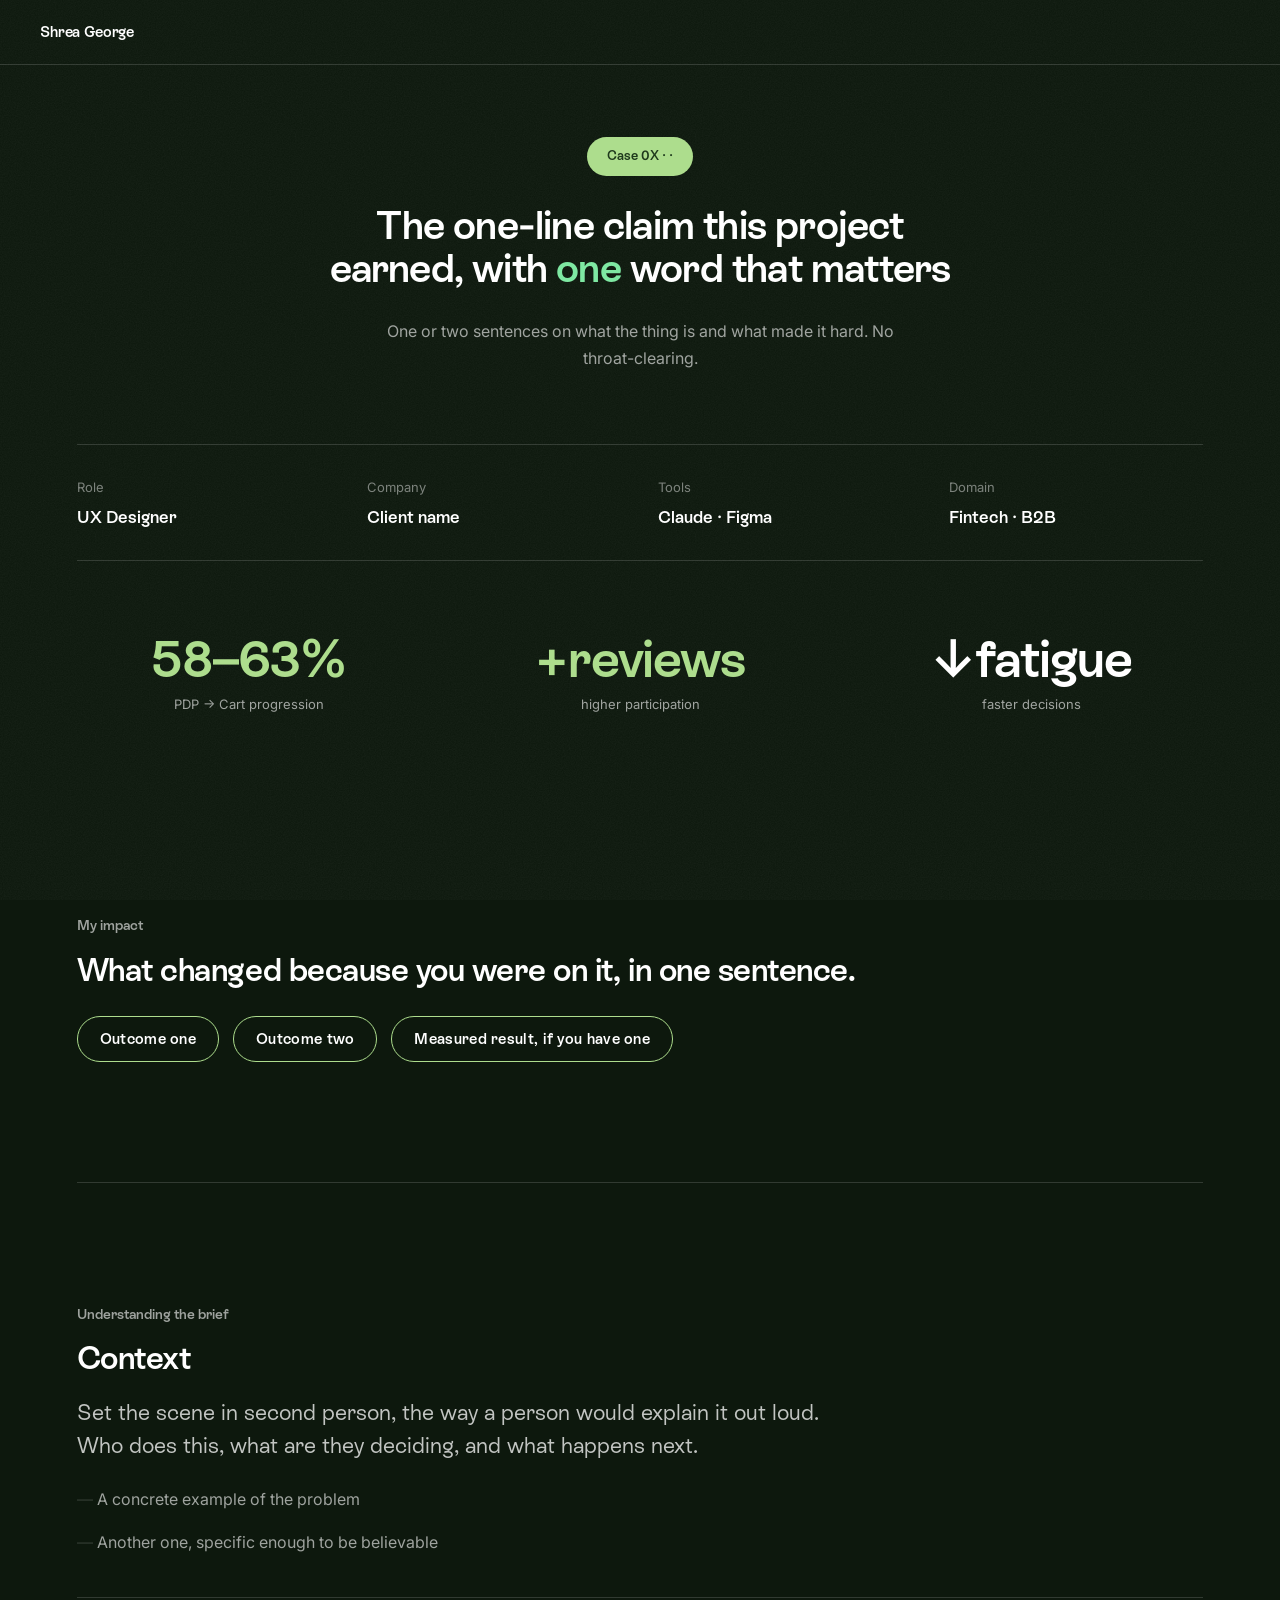
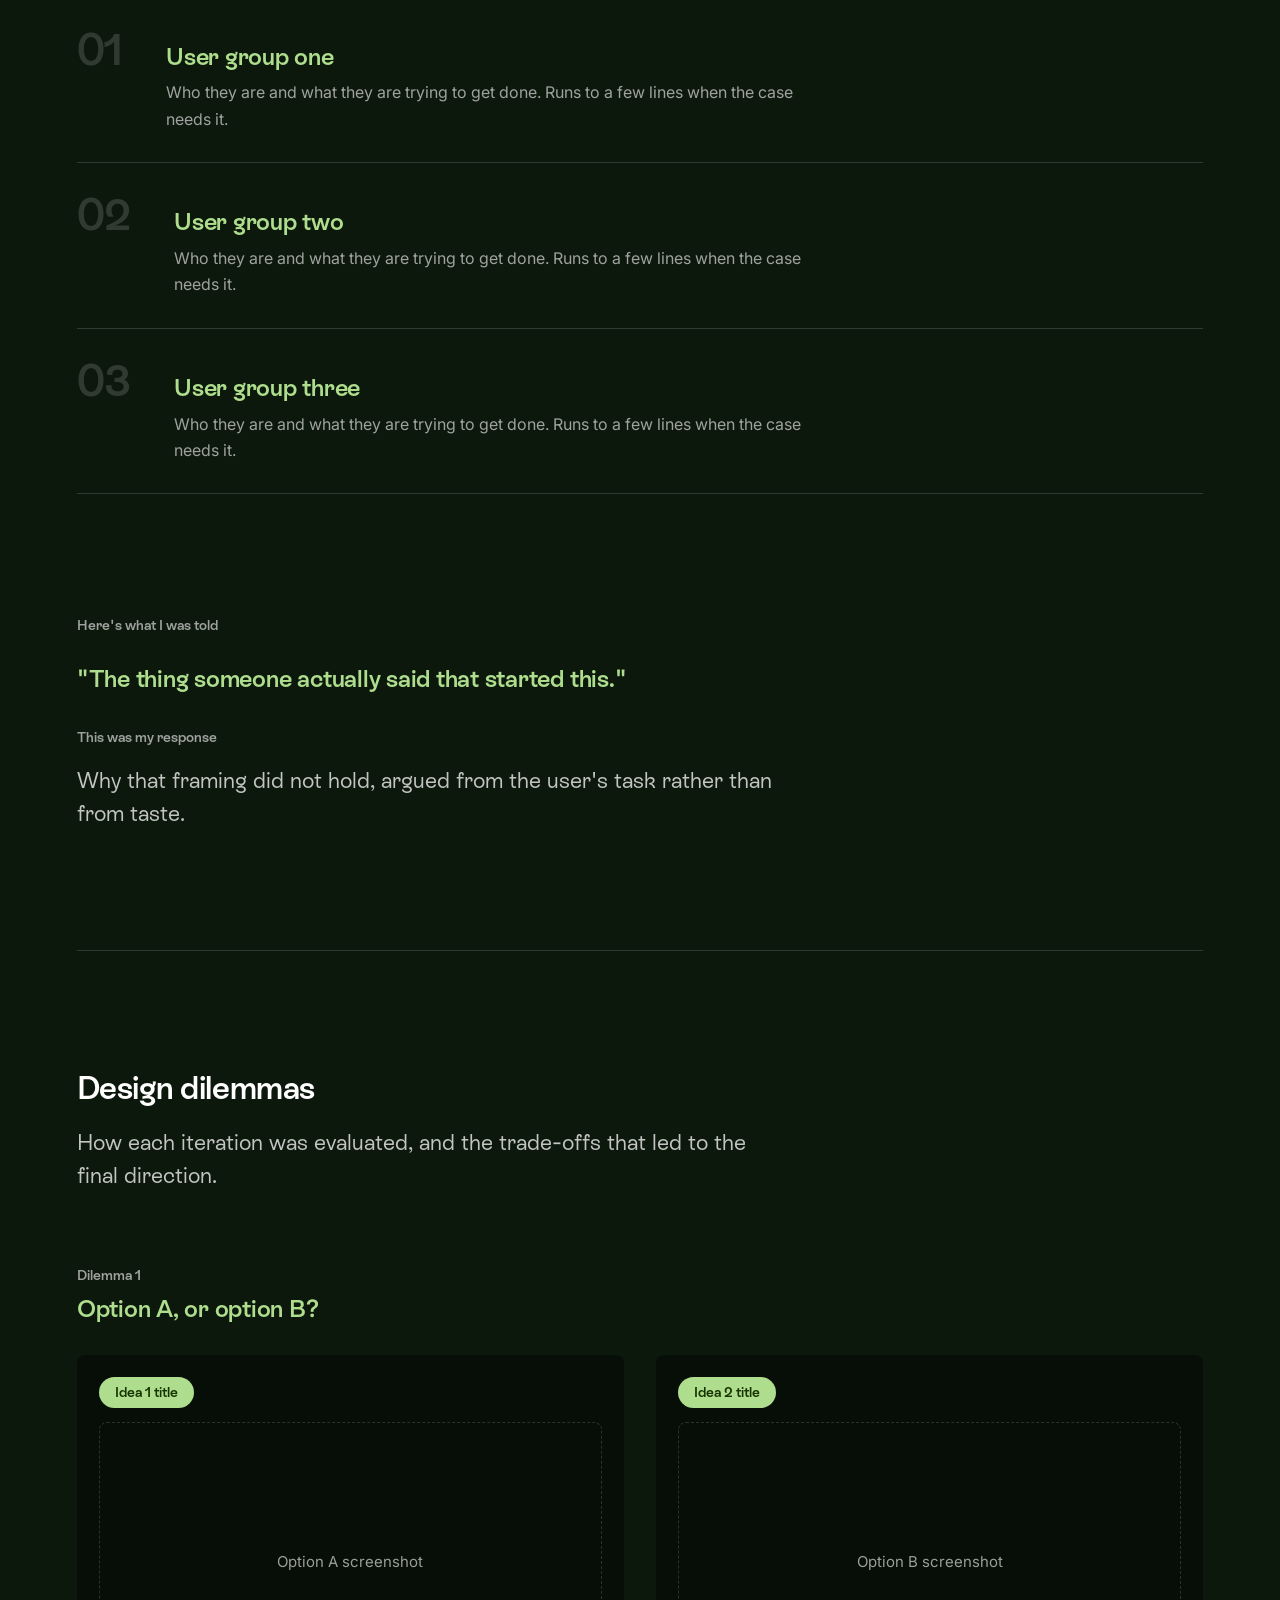
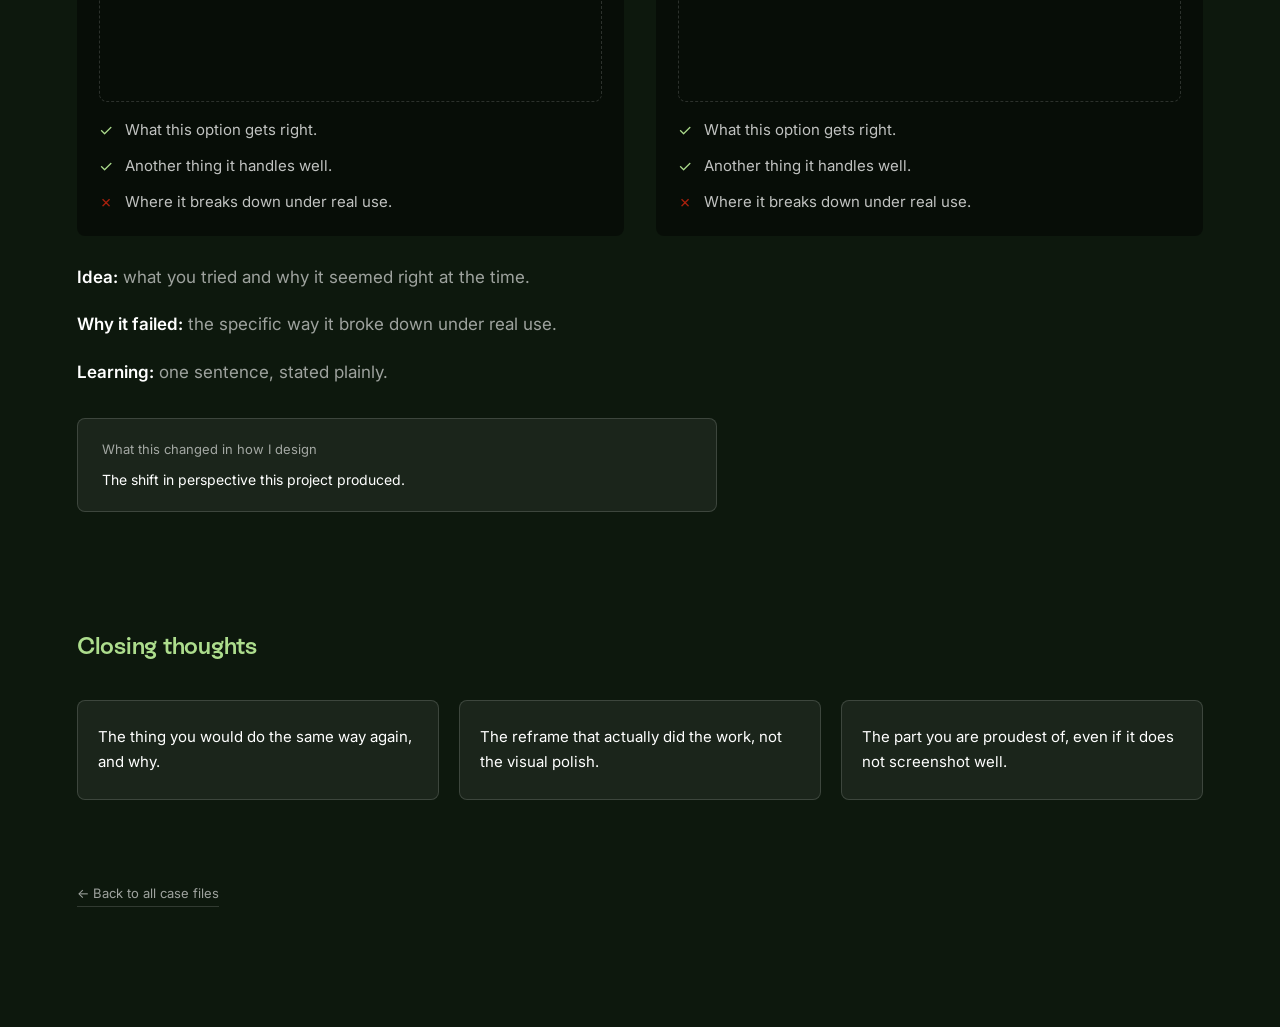
<file: casestudy-template.html>
<!DOCTYPE html>
<html lang="en">
<head>
  <meta charset="UTF-8">
  <meta name="viewport" content="width=device-width, initial-scale=1.0">
  <title><!-- FILL: Case Study Title --> · Shrea George</title>
  <link rel="preconnect" href="https://fonts.googleapis.com">
  <link rel="preconnect" href="https://fonts.gstatic.com" crossorigin>
  <link href="https://fonts.googleapis.com/css2?family=Inter:wght@400;600&display=swap" rel="stylesheet">
  <style>
    *, *::before, *::after { box-sizing: border-box; margin: 0; padding: 0; }

    @font-face {
      font-family: 'Rebond Grotesque';
      src: url('fonts/rebond-grotesque-semibold.otf') format('opentype');
      font-weight: 600; font-style: normal; font-display: swap;
    }
    @font-face {
      font-family: 'Rebond Grotesque';
      src: url('fonts/rebond-grotesque-regular.otf') format('opentype');
      font-weight: 400; font-style: normal; font-display: swap;
    }

    :root {
      /* One flat green for the whole page — no lighter or darker bands. */
      --sg-forest-900: #0d180d;

      --lime-300: #ADDD8D;   /* eyebrite accents, pills, stat values, group names, ✓ */
      --mint: #7ee8a2;       /* exactly one accented word in the hero */
      --ink-green: #163300;  /* text on lime fills — never white on lime */
      --ink-green-soft: #1f3a1c;
      --flag-red: #A8200D;   /* ✗ marks. See note in the handoff if NDA-stamp
                                exclusivity matters — swap for rgba(255,255,255,0.45). */

      --text: #ffffff;
      --text-75: rgba(255,255,255,0.75);
      --text-60: rgba(255,255,255,0.6);
      --text-45: rgba(255,255,255,0.45);
      --hairline: rgba(255,255,255,0.15);
      --well: rgba(0,0,0,0.45);      /* concept card fill — a sunken well */
      --card: rgba(255,255,255,0.06);

      --display: 'Rebond Grotesque', 'Inter', sans-serif;
      --body: 'Inter', system-ui, sans-serif;

      /* Fluid by construction — this page carries no media queries.
         The gutter collapses 210px → 20px; section rhythm 120px → 64px. */
      --gutter: clamp(20px, 6vw, 210px);
      --rhythm: clamp(64px, 10vw, 120px);
      --radius: 8px;
    }

    body {
      background-color: var(--sg-forest-900);
      color: var(--text);
      font-family: var(--body);
      line-height: 1.6;
      overflow-x: clip;           /* backstop against any stray wide child */
    }
    /* Film grain, behind all content. */
    body::before {
      content: '';
      position: fixed;
      inset: 0;
      z-index: -1;
      pointer-events: none;
      opacity: 0.06;
      background-image: url("data:image/svg+xml,%3Csvg xmlns='http://www.w3.org/2000/svg' width='200' height='200'%3E%3Cfilter id='n'%3E%3CfeTurbulence type='fractalNoise' baseFrequency='0.85' numOctaves='3' stitchTiles='stitch'/%3E%3CfeColorMatrix type='saturate' values='0'/%3E%3C/filter%3E%3Crect width='200' height='200' filter='url(%23n)'/%3E%3C/svg%3E");
      background-size: 200px 200px;
    }

    /* ══ NAV ══ */
    .cs-nav {
      display: flex; align-items: center;
      padding: clamp(16px, 4vw, 20px) clamp(20px, 6vw, 40px);
      border-bottom: 1px solid var(--hairline);
    }
    .cs-wordmark { font-family: var(--display); font-weight: 600; font-size: 15px; letter-spacing: -0.01em; color: var(--text); }

    /* ══ HERO ══ */
    .cs-hero { padding: clamp(48px, 9vw, 72px) clamp(20px, 6vw, 60px) 0; text-align: center; }
    .cs-hero-eyebrow { margin-bottom: clamp(20px, 4vw, 28px); }
    .cs-pill {
      display: inline-block; background: var(--lime-300); color: var(--ink-green-soft);
      border-radius: 100px; padding: 9px 20px;
      font-family: var(--display); font-size: 13px; font-weight: 600;
    }
    .cs-hero-title {
      font-family: var(--display); font-weight: 600; font-size: 40px;
      line-height: 1.08; letter-spacing: -0.02em; color: var(--text);
      max-width: 1100px; margin: 0 auto; text-wrap: balance;
    }
    .cs-hero-title .accent { color: var(--mint); }
    .cs-hero-lead {
      font-size: clamp(15px, 1.6vw, 16px); color: var(--text-60); line-height: 1.7;
      max-width: 620px; margin: clamp(20px, 4vw, 28px) auto 24px; text-wrap: pretty;
    }

    /* ══ META + STATS BAND ══
       No heading — the hairlines carry the structure. Sits close under the hero. */
    .cs-band {
      margin-top: clamp(28px, 4vw, 56px);
      padding: clamp(12px, 1.6vw, 20px) var(--gutter) clamp(56px, 8vw, 80px);
    }
    .cs-meta-row {
      display: grid;
      grid-template-columns: repeat(auto-fit, minmax(min(180px, 100%), 1fr));
      gap: clamp(24px, 3vw, 36px);
      padding: clamp(24px, 3vw, 32px) 0;
      border-top: 1px solid var(--hairline);
      border-bottom: 1px solid var(--hairline);
    }
    .cs-meta-item { display: flex; flex-direction: column; gap: 8px; }
    .cs-meta-label { font-size: 13px; font-weight: 400; color: var(--text-45); }
    .cs-meta-value { font-family: var(--display); font-weight: 600; font-size: 17px; line-height: 1.3; color: var(--text); }

    .cs-stats-row {
      display: grid;
      grid-template-columns: repeat(auto-fit, minmax(min(200px, 100%), 1fr));
      gap: clamp(32px, 4vw, 48px);
      margin-top: clamp(48px, 7vw, 72px);
    }
    .cs-stat { display: flex; flex-direction: column; gap: 10px; }
    /* In the band each stat sits in a track far wider than its content, so
       left-aligning strands the figure at the edge of its third. Centre the
       pair within the track; inline/compact stats stay left-aligned. */
    .cs-band .cs-stat { align-items: center; text-align: center; }
    .cs-stat-value {
      font-family: var(--display); font-weight: 600;
      font-size: clamp(34px, 4.6vw, 52px); line-height: 1; letter-spacing: -0.02em;
      color: var(--lime-300);
    }
    .cs-stat-value.plain { color: var(--text); }   /* white, for variety in a row */
    .cs-stat-caption { font-size: 13px; line-height: 1.5; color: var(--text-60); }

    /* ══ PAGE BODY ══ */
    .cs-page { padding: 0 var(--gutter) clamp(72px, 10vw, 120px); }

    .cs-section { padding: var(--rhythm) 0; border-top: 1px solid var(--hairline); }
    .cs-section:first-child { border-top: none; }
    /* Runs straight on from the section above it — no rule, no top padding. */
    .cs-section--flush { padding: 0 0 var(--rhythm); border-top: none; }

    .cs-eyebrow { font-family: var(--display); font-size: 14px; font-weight: 600; color: var(--text-60); margin-bottom: 16px; }
    /* The second eyebrow in a brief/response pair sits between two blocks. */
    .cs-eyebrow--between { margin: 32px 0 16px; }
    .cs-heading {
      font-family: var(--display); font-weight: 600; font-size: 32px;
      line-height: 1.1; letter-spacing: -0.015em; color: var(--text);
      margin-bottom: 20px; text-wrap: pretty;
    }
    /* Pull quote, dilemma question, "Closing thoughts" all share this level. */
    .cs-accent-heading {
      font-family: var(--display); font-weight: 600; font-size: 24px;
      line-height: 1.2; letter-spacing: -0.01em; color: var(--lime-300);
      text-wrap: pretty;
    }
    .cs-lead {
      font-family: var(--display); font-size: clamp(17px, 2.2vw, 22px);
      line-height: 1.5; color: var(--text-75); max-width: 780px; text-wrap: pretty;
    }
    .cs-lead p + p { margin-top: 16px; }

    /* ══ IMPACT PILLS ══ */
    .cs-pill-row { display: flex; flex-wrap: wrap; gap: 14px; margin-top: 28px; }
    .cs-pill-outline {
      display: inline-flex; align-items: center;
      border: 1.5px solid var(--lime-300); border-radius: 999px;
      padding: 10px 22px; min-height: 44px;      /* touch target */
      font-family: var(--display); font-weight: 600; font-size: 15px;
      letter-spacing: 0.02em; color: var(--text); background: transparent;
      transition: background 0.2s, color 0.2s;
    }
    .cs-pill-outline:hover { background: var(--lime-300); color: var(--ink-green); }

    /* ══ BULLETS ══ */
    .cs-bullets { list-style: none; padding: 0; margin-top: 24px; display: flex; flex-direction: column; gap: 16px; max-width: 780px; }
    .cs-bullets li { font-size: 16px; line-height: 1.7; color: var(--text-60); padding-left: 20px; position: relative; }
    .cs-bullets li::before { content: '—'; position: absolute; left: 0; color: var(--hairline); }

    /* ══ NUMBERED GROUP STACK ══
       Rows, not cards: the item count varies per case study and the body copy
       can run several lines. Rows absorb both; card grids did not. */
    .cs-groups { display: flex; flex-direction: column; margin-top: 40px; border-bottom: 1px solid var(--hairline); }
    .cs-group {
      display: grid; grid-template-columns: auto 1fr;
      column-gap: clamp(20px, 4vw, 44px); row-gap: 6px; align-items: baseline;
      padding: clamp(22px, 3vw, 30px) 0;
      border-top: 1px solid var(--hairline);
    }
    .cs-group-num {
      font-family: var(--display); font-weight: 600;
      font-size: clamp(30px, 5vw, 44px); line-height: 1; letter-spacing: -0.02em;
      color: var(--hairline);
    }
    .cs-group-body { display: flex; flex-direction: column; gap: 8px; }
    .cs-group-name {
      font-family: var(--display); font-weight: 600;
      font-size: clamp(19px, 2.4vw, 24px); line-height: 1.2; letter-spacing: -0.01em;
      color: var(--lime-300);
    }
    .cs-group-text { font-size: 16px; line-height: 1.65; color: var(--text-60); max-width: 640px; text-wrap: pretty; }

    /* ══ PULL QUOTE ══
       No border, no quote glyph — the quotation marks live in the copy. */
    .cs-quote {
      font-family: var(--display); font-weight: 600; font-size: 24px;
      color: var(--lime-300); line-height: 1.2; letter-spacing: -0.01em;
      margin: 28px 0; max-width: 720px; border: none; padding: 0; text-wrap: pretty;
    }

    /* ══ DESIGN DILEMMAS ══ */
    .cs-dilemma { margin-top: clamp(48px, 7vw, 72px); }
    .cs-dilemma-label { font-family: var(--display); font-size: 14px; font-weight: 600; color: var(--text-60); margin-bottom: 8px; }
    .cs-dilemma-question { max-width: 800px; }
    /* A concept well used on its own, rather than inside a .cs-compare grid,
       still needs the 32px the grid would have supplied. */
    .cs-dilemma > .cs-concept { margin-top: 32px; }

    /* Two cards side by side on desktop, stacked below ~700px. The
       min(300px,100%) wrapper is load-bearing: a bare minmax(300px,1fr)
       overflows a 320px viewport by 20px, because auto-fit cannot shrink a
       track below its floor. Do not drop it. */
    .cs-compare {
      display: grid;
      grid-template-columns: repeat(auto-fit, minmax(min(300px, 100%), 1fr));
      gap: clamp(20px, 3vw, 32px);
      margin-top: 32px;
    }
    /* One rectangle, no border — a border plus an inner frame reads as two
       nested rectangles. */
    .cs-concept {
      margin: 0; background: var(--well); border-radius: var(--radius);
      padding: clamp(16px, 2.4vw, 22px);
      display: flex; flex-direction: column; gap: 16px;
    }
    .cs-concept-head { display: flex; flex-direction: column; gap: 14px; align-items: flex-start; }
    .cs-concept-pill {
      background: var(--lime-300); color: var(--ink-green); border-radius: 999px;
      padding: 7px 16px; font-family: var(--display); font-weight: 600;
      font-size: 14px; line-height: 1.2;
    }
    /* No fixed aspect ratio and no crop — real screenshots vary in proportion
       because they are design elements arranged for their own padding. */
    .cs-concept-media {
      width: 100%; min-height: clamp(170px, 22vw, 280px);
      display: flex; align-items: center; justify-content: center;
      color: var(--text-60); font-size: clamp(13px, 1.6vw, 15px); text-align: center;
    }
    .cs-concept-media img { max-width: 100%; height: auto; display: block; }
    .cs-concept-media.empty { border: 1.5px dashed var(--hairline); border-radius: var(--radius); }

    .cs-points { display: flex; flex-direction: column; gap: 12px; }
    .cs-point { display: flex; gap: 12px; font-size: 15px; line-height: 1.55; color: var(--text-75); }
    .cs-point::before { content: '✓'; flex: 0 0 auto; color: var(--lime-300); font-size: 16px; line-height: 1.5; }
    .cs-point.against::before { content: '✗'; color: var(--flag-red); }

    .cs-approach { list-style: none; padding: 0; margin-top: 28px; display: flex; flex-direction: column; gap: 20px; max-width: 720px; }
    .cs-approach li { font-size: 17px; line-height: 1.6; color: var(--text-60); }
    .cs-approach strong { color: var(--text); font-weight: 600; }

    .cs-takeaway {
      background: var(--card); border: 1px solid var(--hairline); border-radius: var(--radius);
      padding: 20px 24px; margin-top: 32px; max-width: 640px;
    }
    .cs-takeaway-label { font-size: 13px; font-weight: 400; color: var(--text-60); margin-bottom: 8px; }
    .cs-takeaway-text { font-size: 14px; color: var(--text); line-height: 1.65; }

    /* ══ CLOSING THOUGHTS ══ */
    .cs-closing { padding: 0 0 40px; }
    .cs-thoughts {
      display: grid;
      grid-template-columns: repeat(auto-fit, minmax(min(240px, 100%), 1fr));
      gap: 20px; margin-top: 40px;
    }
    .cs-thought { background: var(--card); border: 1px solid var(--hairline); border-radius: var(--radius); padding: 24px 20px; }
    .cs-thought p { font-size: 15px; color: var(--text); line-height: 1.65; }

    /* ══ FOOTER ══ */
    .cs-footer { padding-top: 40px; }
    .cs-back {
      display: inline-flex; align-items: center; gap: 6px; font-size: 13px;
      color: var(--text-60); text-decoration: none;
      border-bottom: 1px solid var(--hairline); padding-bottom: 2px;
      transition: color 0.15s, border-color 0.15s;
    }
    .cs-back:hover { color: var(--text); border-bottom-color: var(--lime-300); }
  </style>
</head>
<body>

  <nav class="cs-nav">
    <span class="cs-wordmark">Shrea George</span>
  </nav>

  <!-- ══ HERO ══ -->
  <header class="cs-hero">
    <p class="cs-hero-eyebrow"><span class="cs-pill">Case 0X · <!-- FILL: Client --> · <!-- FILL: Discipline --></span></p>
    <h1 class="cs-hero-title">The one-line claim this project earned, with <span class="accent">one</span> word that matters</h1>
    <p class="cs-hero-lead">One or two sentences on what the thing is and what made it hard. No throat-clearing.</p>
  </header>

  <!-- ══ META + STATS BAND ══
       Both rows are data: field count and stat count vary per case study. -->
  <div class="cs-band">
    <div class="cs-meta-row">
      <div class="cs-meta-item">
        <span class="cs-meta-label">Role</span>
        <span class="cs-meta-value">UX Designer</span>
      </div>
      <div class="cs-meta-item">
        <span class="cs-meta-label">Company</span>
        <span class="cs-meta-value">Client name</span>
      </div>
      <div class="cs-meta-item">
        <span class="cs-meta-label">Tools</span>
        <span class="cs-meta-value">Claude · Figma</span>
      </div>
      <div class="cs-meta-item">
        <span class="cs-meta-label">Domain</span>
        <span class="cs-meta-value">Fintech · B2B</span>
      </div>
    </div>

    <!-- Short expressive strings, not just numbers. -->
    <div class="cs-stats-row">
      <div class="cs-stat">
        <span class="cs-stat-value">58–63%</span>
        <span class="cs-stat-caption">PDP → Cart progression</span>
      </div>
      <div class="cs-stat">
        <span class="cs-stat-value">+reviews</span>
        <span class="cs-stat-caption">higher participation</span>
      </div>
      <div class="cs-stat">
        <span class="cs-stat-value plain">↓fatigue</span>
        <span class="cs-stat-caption">faster decisions</span>
      </div>
    </div>
  </div>

  <div class="cs-page">

    <!-- ══ MY IMPACT ══ -->
    <section class="cs-section">
      <p class="cs-eyebrow">My impact</p>
      <h2 class="cs-heading">What changed because you were on it, in one sentence.</h2>
      <div class="cs-pill-row">
        <span class="cs-pill-outline">Outcome one</span>
        <span class="cs-pill-outline">Outcome two</span>
        <span class="cs-pill-outline">Measured result, if you have one</span>
      </div>
    </section>

    <!-- ══ CONTEXT ══ -->
    <section class="cs-section">
      <p class="cs-eyebrow">Understanding the brief</p>
      <h2 class="cs-heading">Context</h2>
      <div class="cs-lead">
        <p>Set the scene in second person, the way a person would explain it out loud. Who does this, what are they deciding, and what happens next.</p>
      </div>
      <ul class="cs-bullets">
        <li>A concrete example of the problem</li>
        <li>Another one, specific enough to be believable</li>
      </ul>

      <!-- Not always "user groups" — on ICICI this block is "Objective". -->
      <div class="cs-groups">
        <div class="cs-group">
          <span class="cs-group-num">01</span>
          <div class="cs-group-body">
            <strong class="cs-group-name">User group one</strong>
            <p class="cs-group-text">Who they are and what they are trying to get done. Runs to a few lines when the case needs it.</p>
          </div>
        </div>
        <div class="cs-group">
          <span class="cs-group-num">02</span>
          <div class="cs-group-body">
            <strong class="cs-group-name">User group two</strong>
            <p class="cs-group-text">Who they are and what they are trying to get done. Runs to a few lines when the case needs it.</p>
          </div>
        </div>
        <div class="cs-group">
          <span class="cs-group-num">03</span>
          <div class="cs-group-body">
            <strong class="cs-group-name">User group three</strong>
            <p class="cs-group-text">Who they are and what they are trying to get done. Runs to a few lines when the case needs it.</p>
          </div>
        </div>
      </div>
    </section>

    <!-- ══ THE BRIEF / MY RESPONSE ══ -->
    <section class="cs-section--flush">
      <p class="cs-eyebrow">Here's what I was told</p>
      <blockquote class="cs-quote">"The thing someone actually said that started this."</blockquote>
      <p class="cs-eyebrow cs-eyebrow--between">This was my response</p>
      <div class="cs-lead">
        <p>Why that framing did not hold, argued from the user's task rather than from taste.</p>
      </div>
    </section>

    <!-- ══ DESIGN DILEMMAS ══
         Duplicate .cs-dilemma per dilemma; option count is free. -->
    <section class="cs-section">
      <h2 class="cs-heading">Design dilemmas</h2>
      <div class="cs-lead">
        <p>How each iteration was evaluated, and the trade-offs that led to the final direction.</p>
      </div>

      <div class="cs-dilemma">
        <p class="cs-dilemma-label">Dilemma 1</p>
        <p class="cs-accent-heading cs-dilemma-question">Option A, or option B?</p>

        <!-- No "V/S" mark between the cards — the pills label the options. -->
        <div class="cs-compare">
          <figure class="cs-concept">
            <div class="cs-concept-head">
              <span class="cs-concept-pill">Idea 1 title</span>
              <div class="cs-concept-media empty">Option A screenshot</div>
            </div>
            <figcaption class="cs-points">
              <span class="cs-point">What this option gets right.</span>
              <span class="cs-point">Another thing it handles well.</span>
              <span class="cs-point against">Where it breaks down under real use.</span>
            </figcaption>
          </figure>

          <figure class="cs-concept">
            <div class="cs-concept-head">
              <span class="cs-concept-pill">Idea 2 title</span>
              <div class="cs-concept-media empty">Option B screenshot</div>
            </div>
            <figcaption class="cs-points">
              <span class="cs-point">What this option gets right.</span>
              <span class="cs-point">Another thing it handles well.</span>
              <span class="cs-point against">Where it breaks down under real use.</span>
            </figcaption>
          </figure>
        </div>

        <ul class="cs-approach">
          <li><strong>Idea:</strong> what you tried and why it seemed right at the time.</li>
          <li><strong>Why it failed:</strong> the specific way it broke down under real use.</li>
          <li><strong>Learning:</strong> one sentence, stated plainly.</li>
        </ul>

        <div class="cs-takeaway">
          <p class="cs-takeaway-label">What this changed in how I design</p>
          <p class="cs-takeaway-text">The shift in perspective this project produced.</p>
        </div>
      </div>
    </section>

    <!-- ══ CLOSING THOUGHTS ══ -->
    <section class="cs-closing">
      <p class="cs-accent-heading">Closing thoughts</p>
      <div class="cs-thoughts">
        <div class="cs-thought"><p>The thing you would do the same way again, and why.</p></div>
        <div class="cs-thought"><p>The reframe that actually did the work, not the visual polish.</p></div>
        <div class="cs-thought"><p>The part you are proudest of, even if it does not screenshot well.</p></div>
      </div>
    </section>

    <footer class="cs-footer">
      <a href="index.html" class="cs-back">← Back to all case files</a>
    </footer>

  </div>

</body>
</html>
</file>
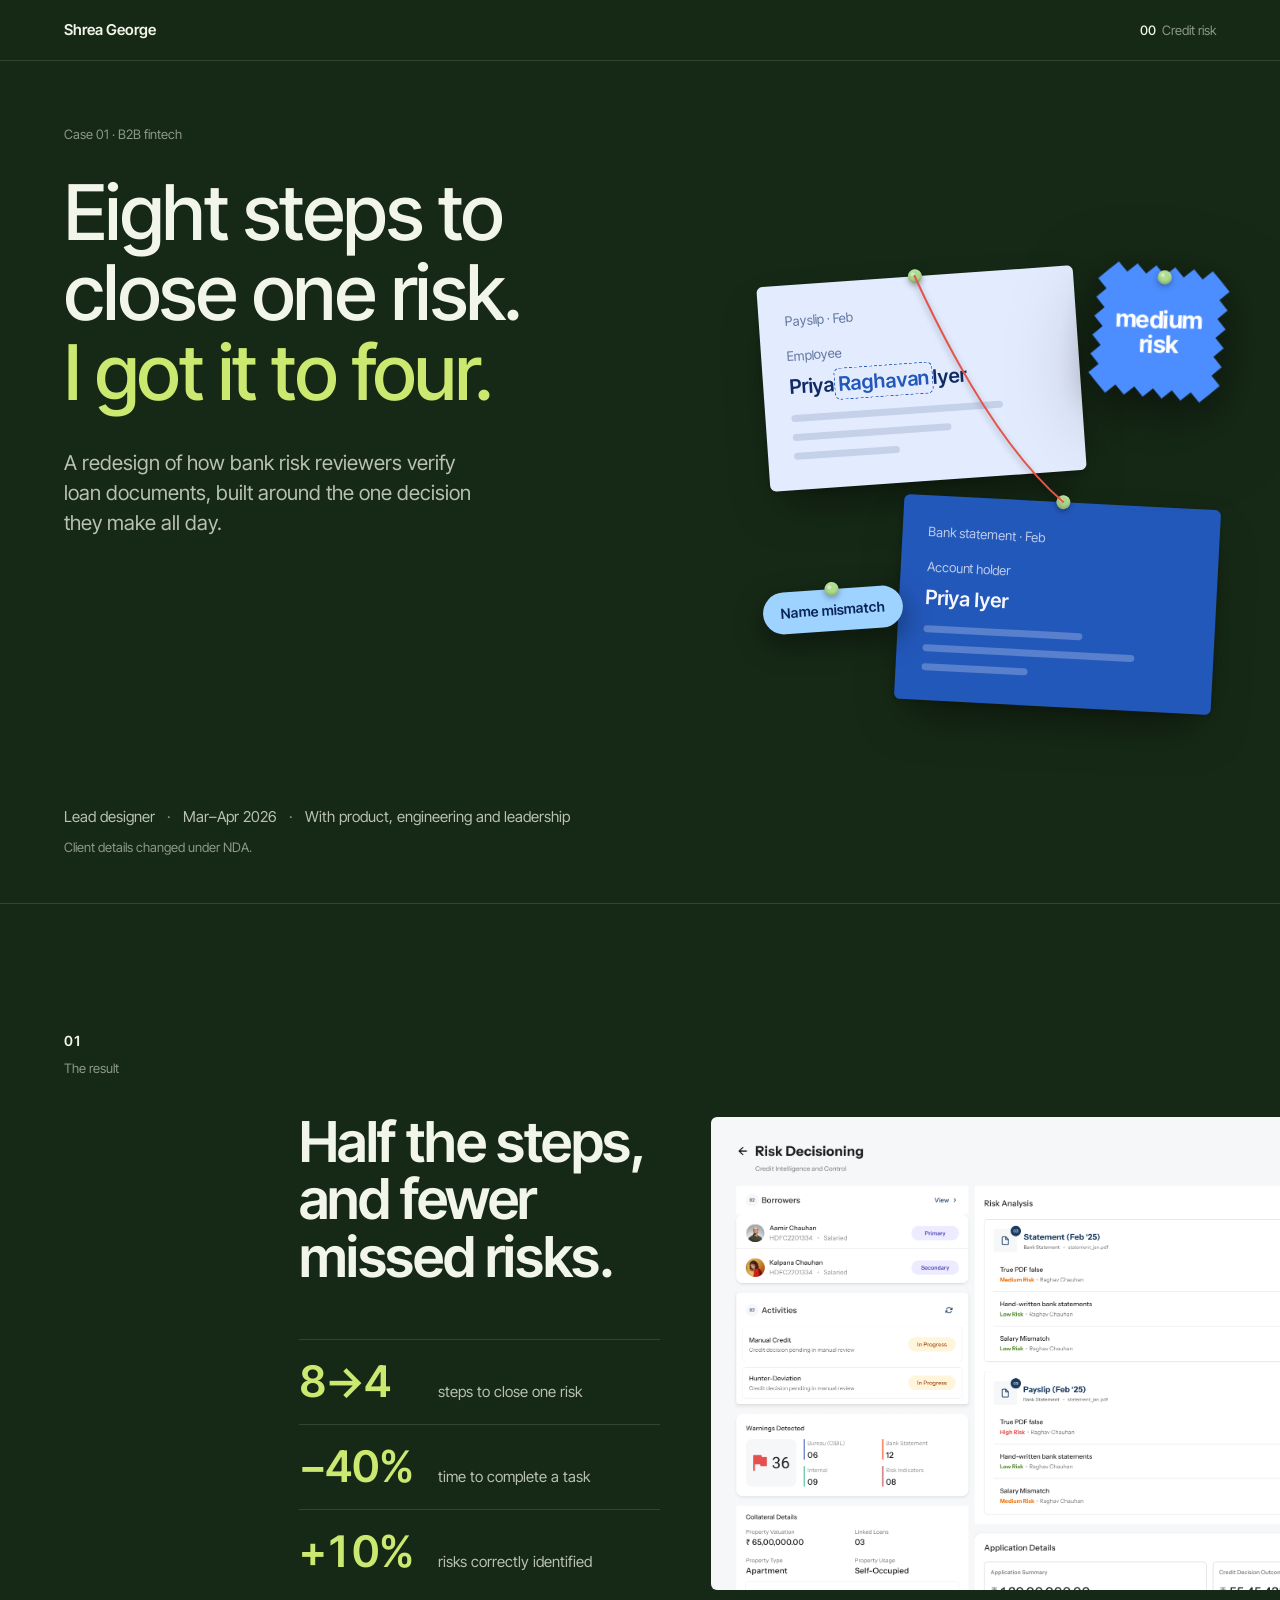
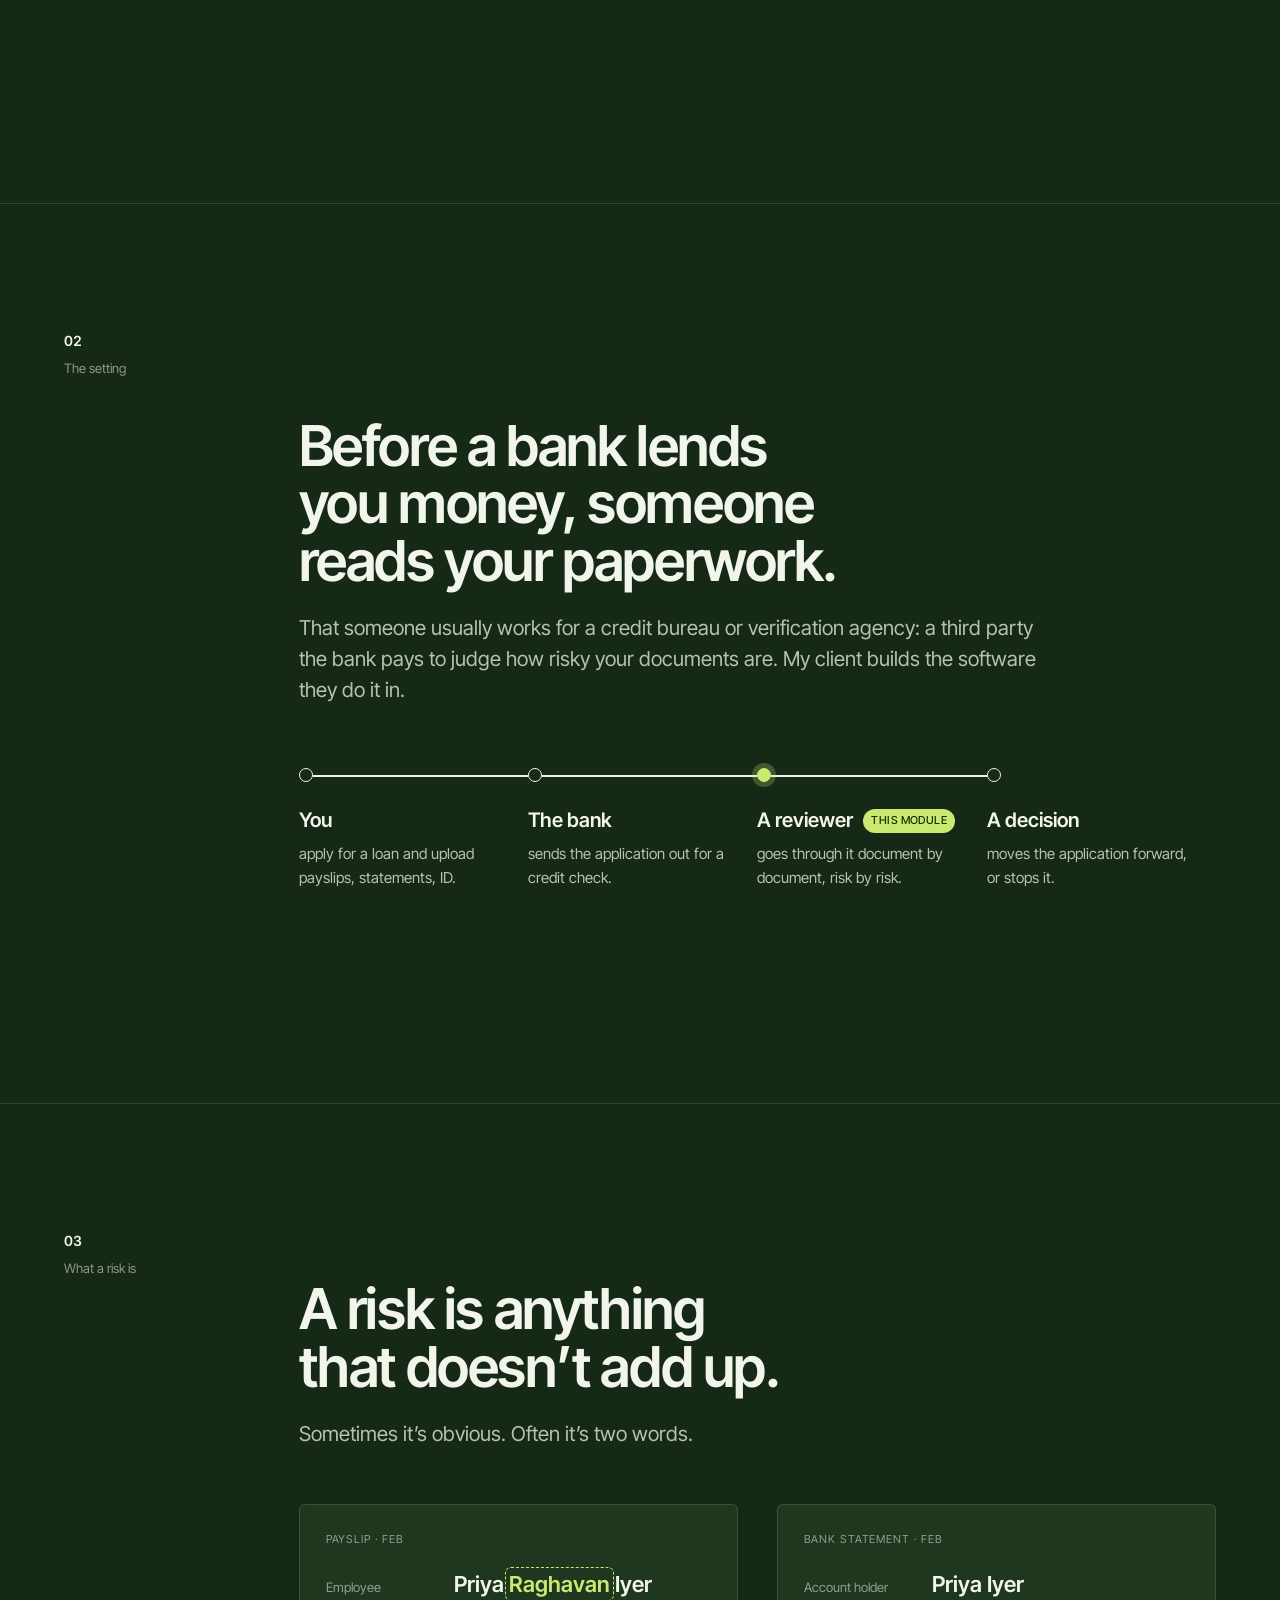
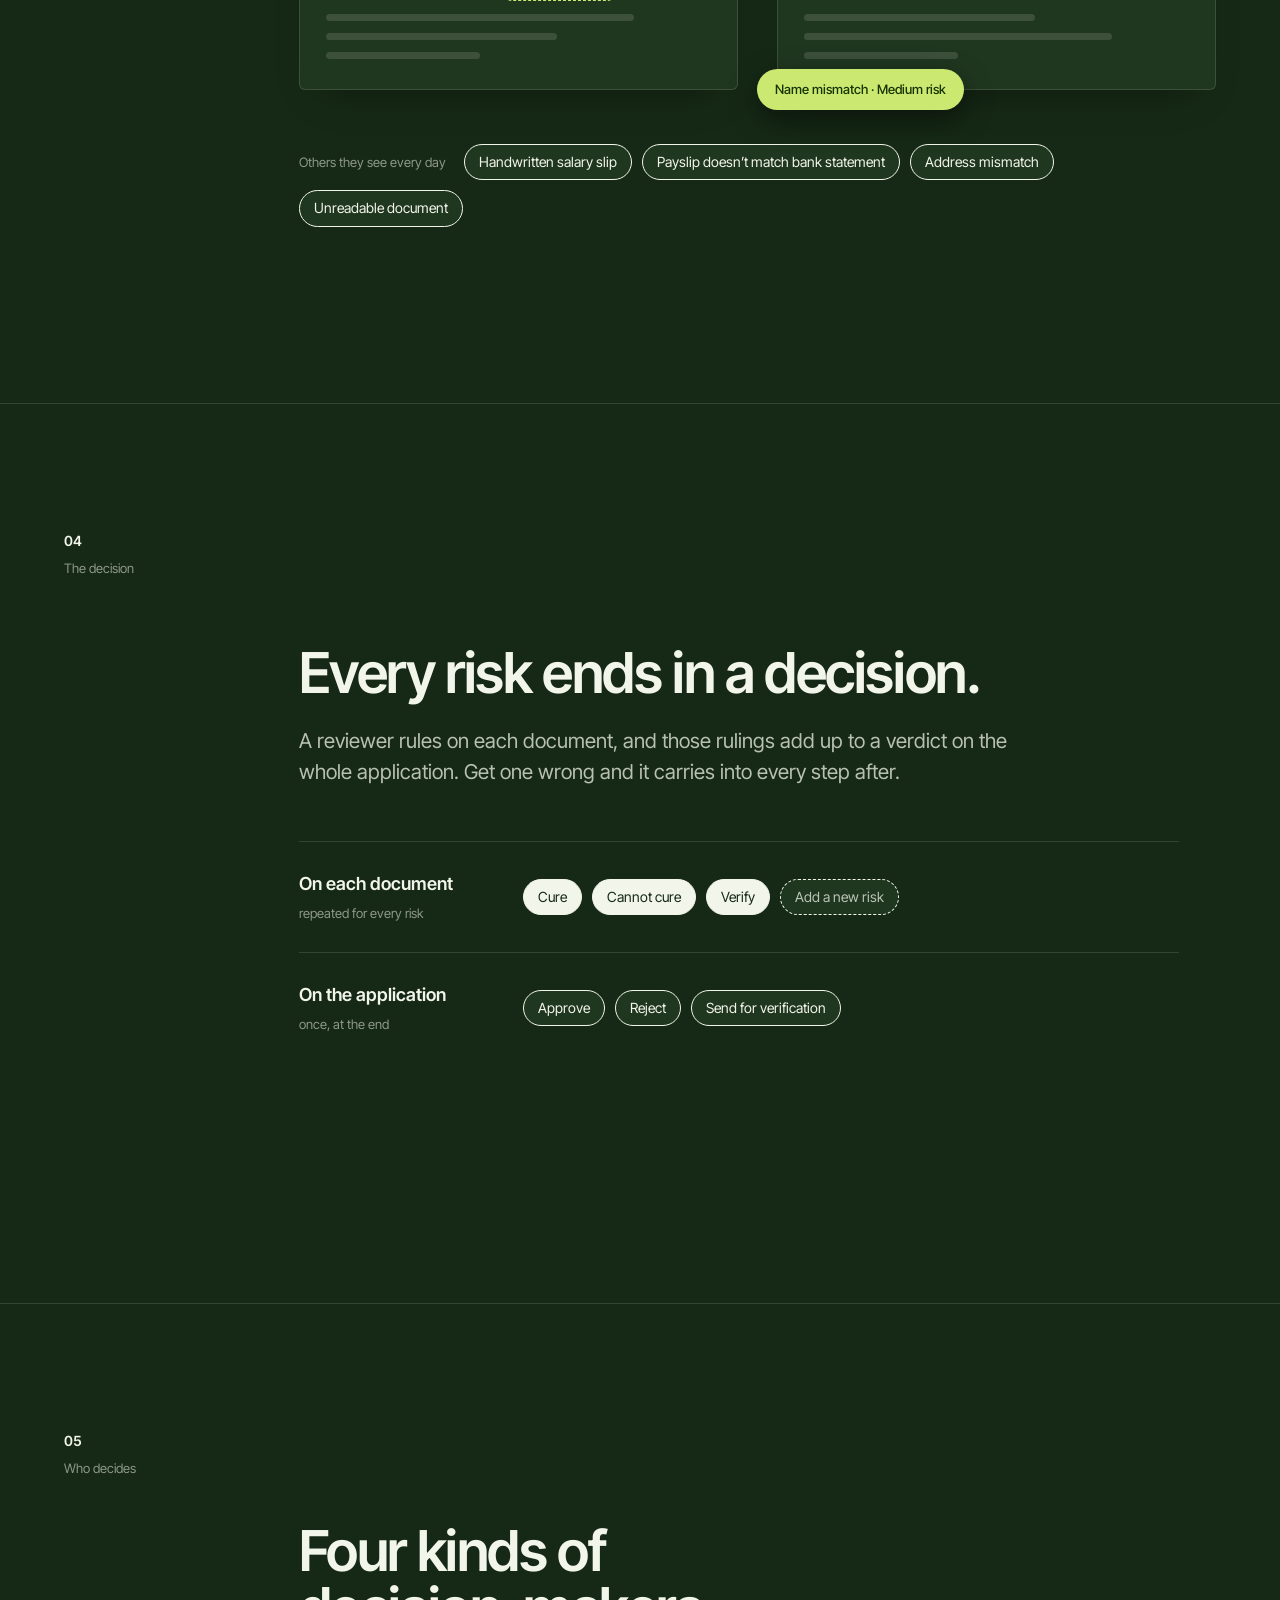
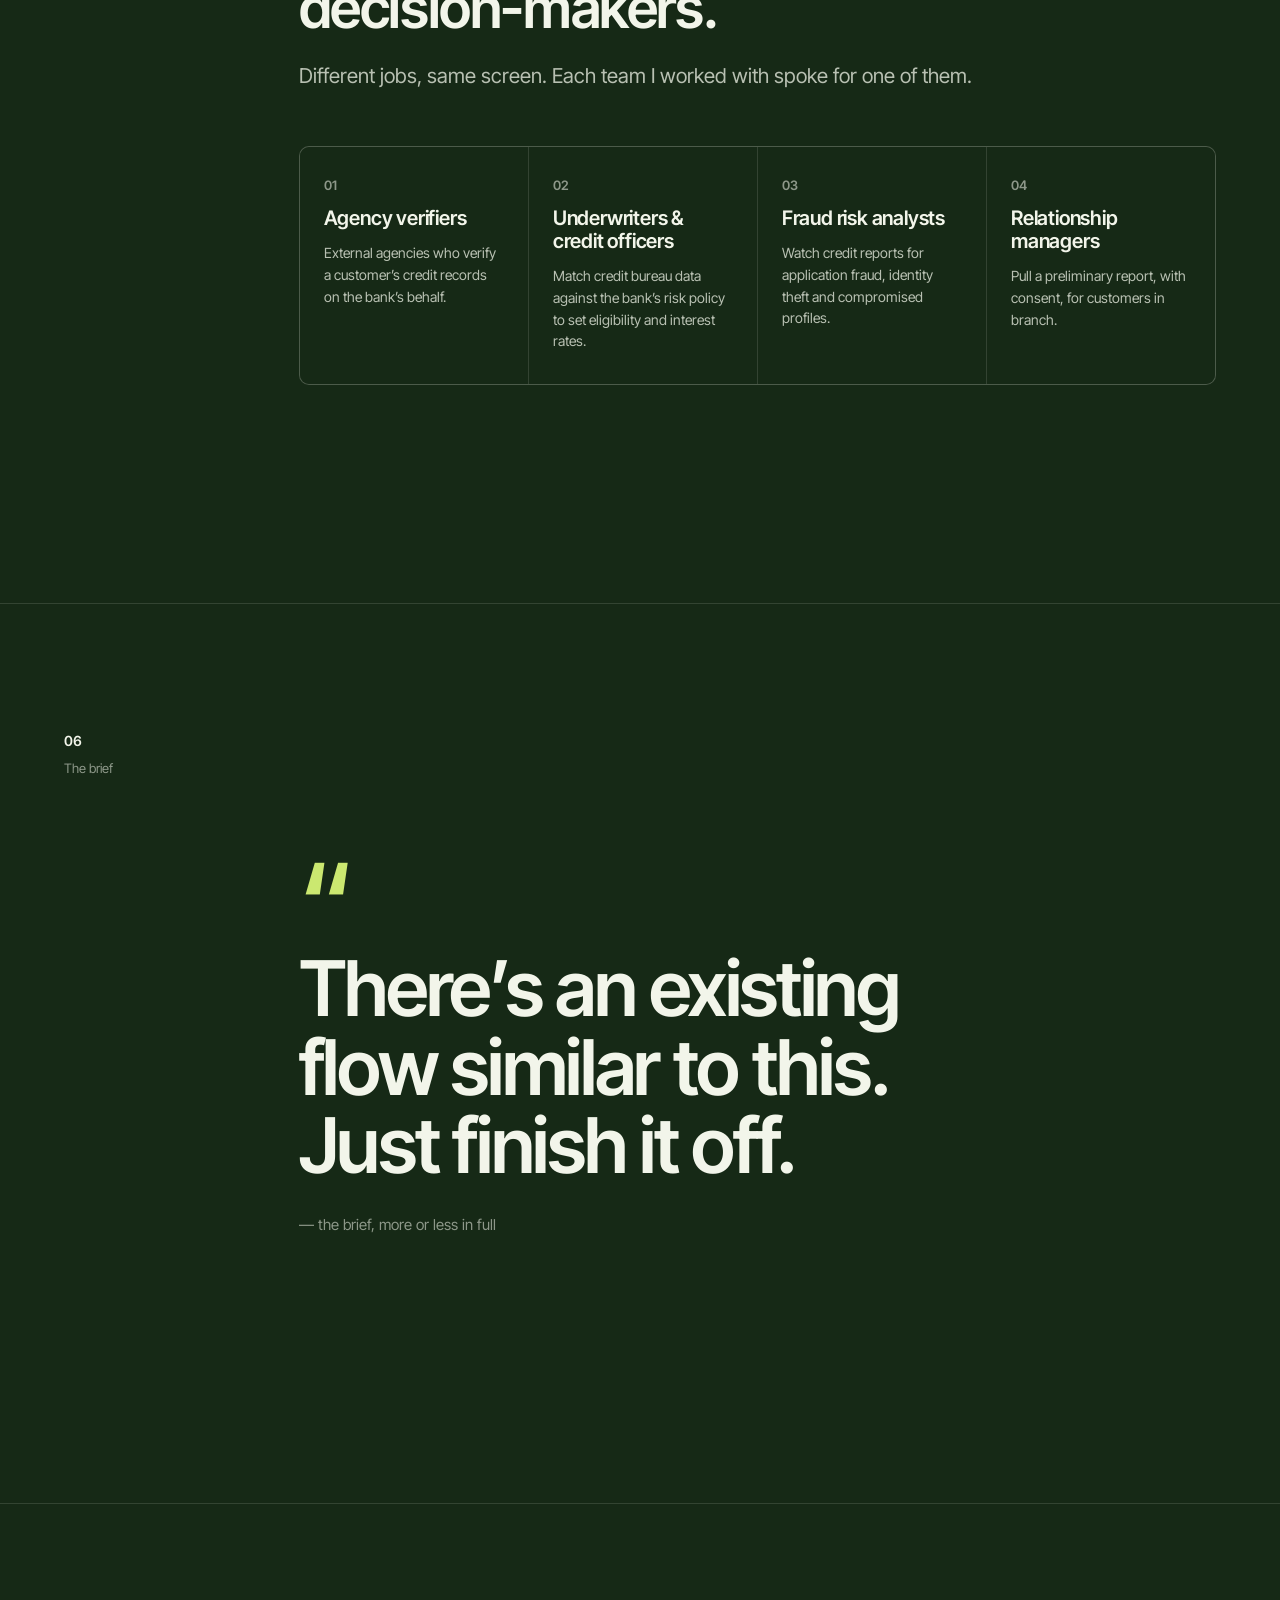
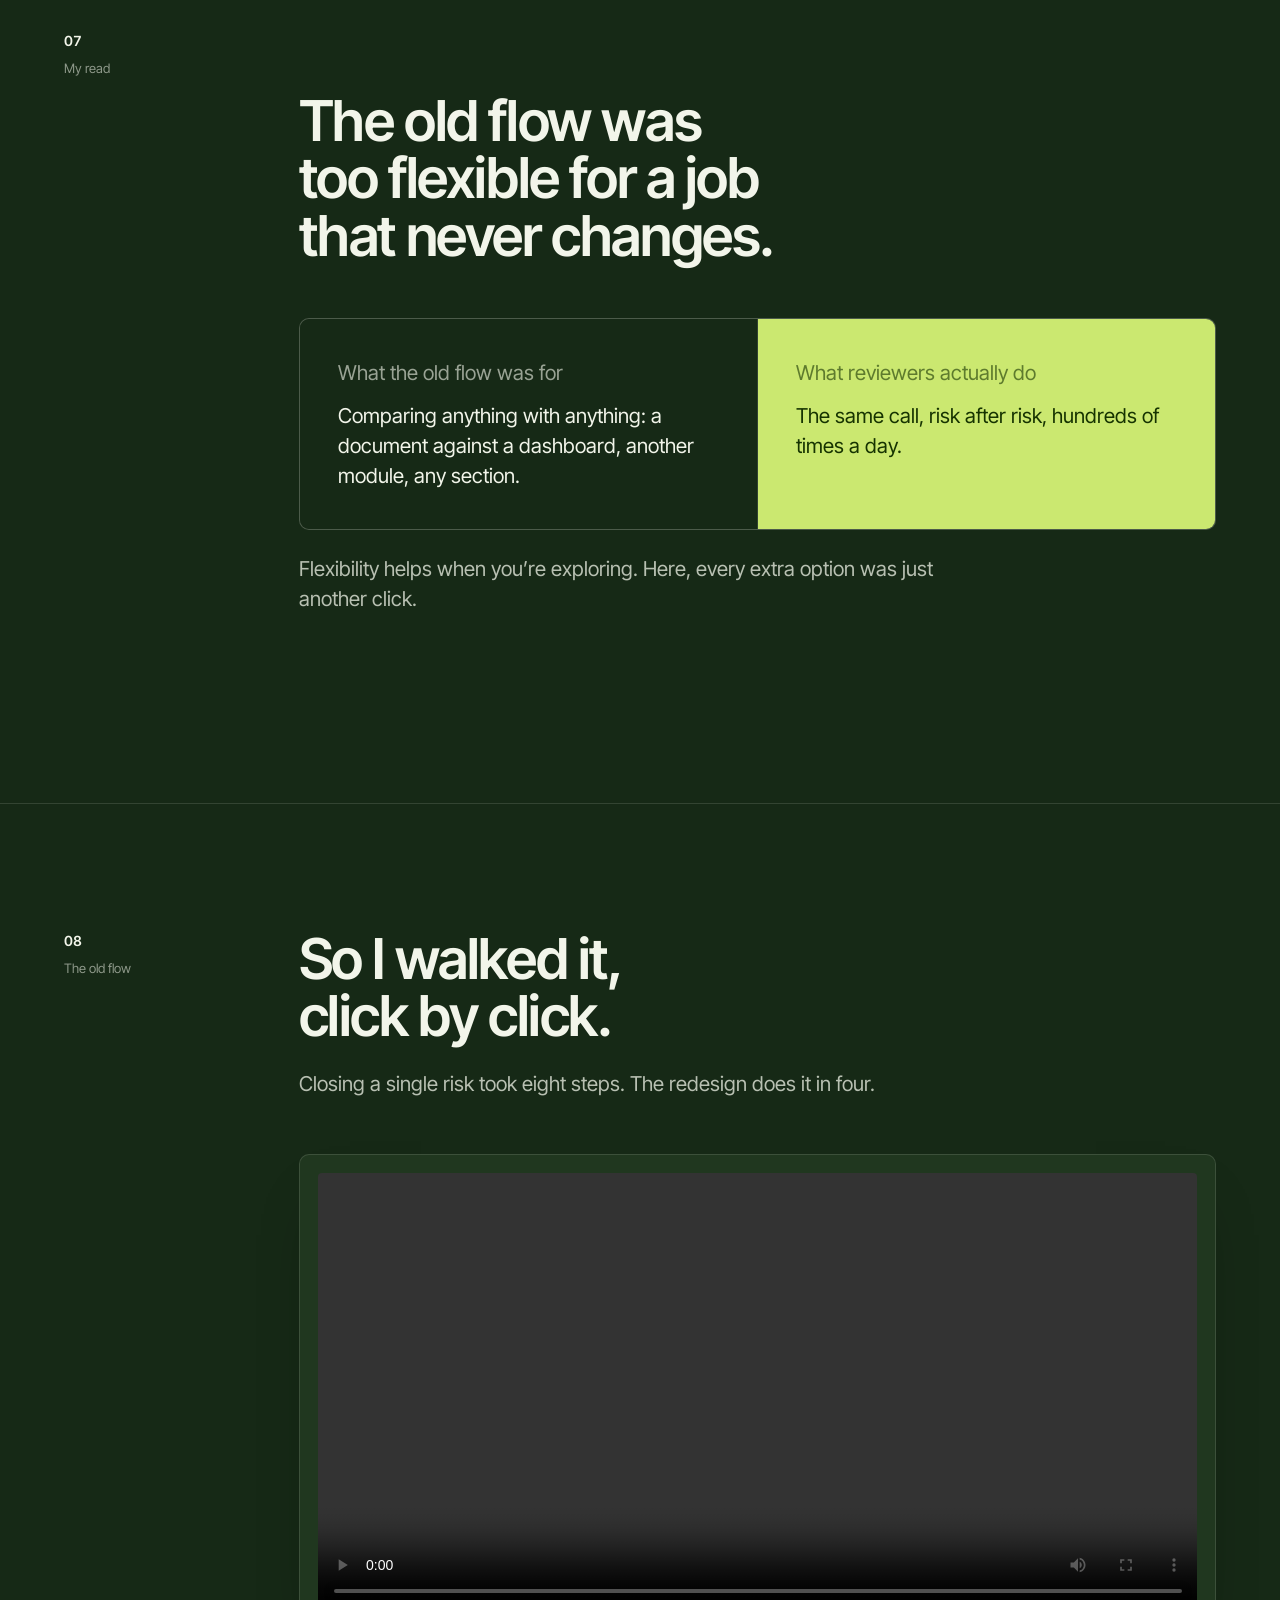
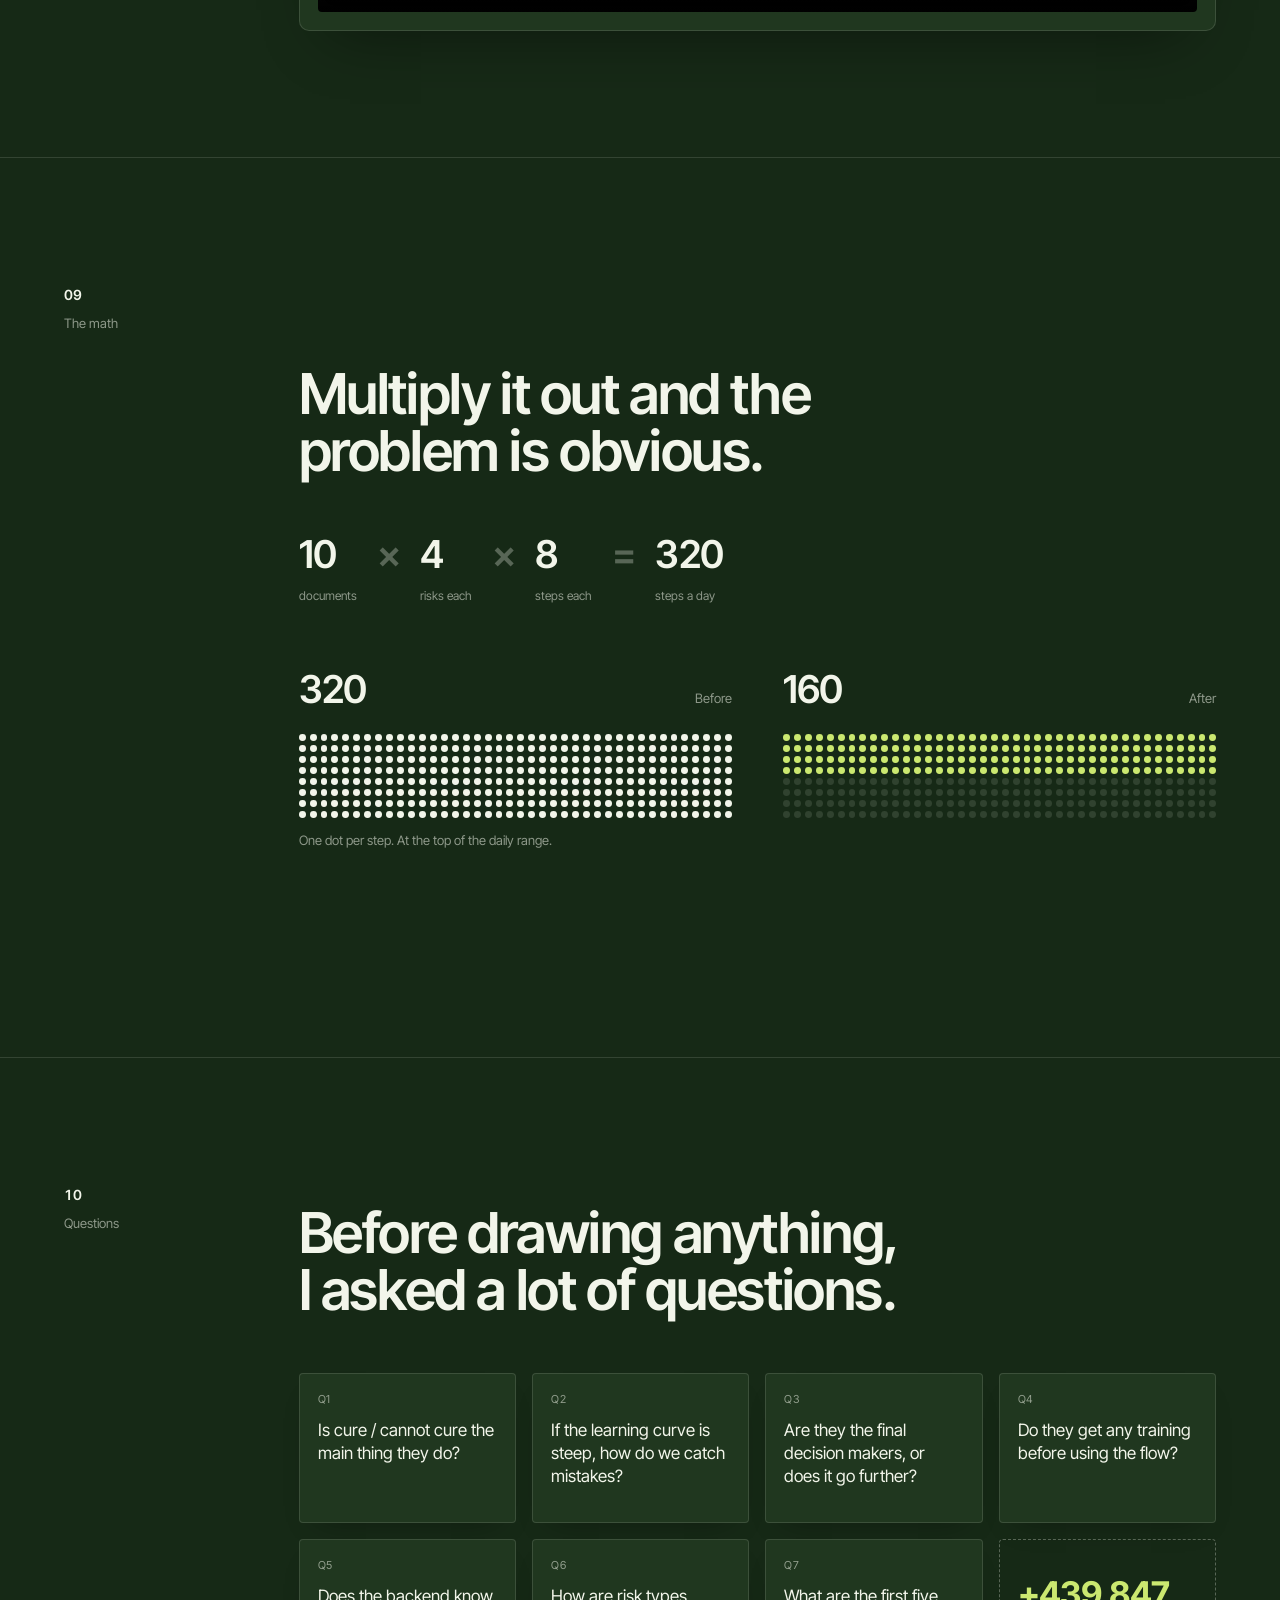
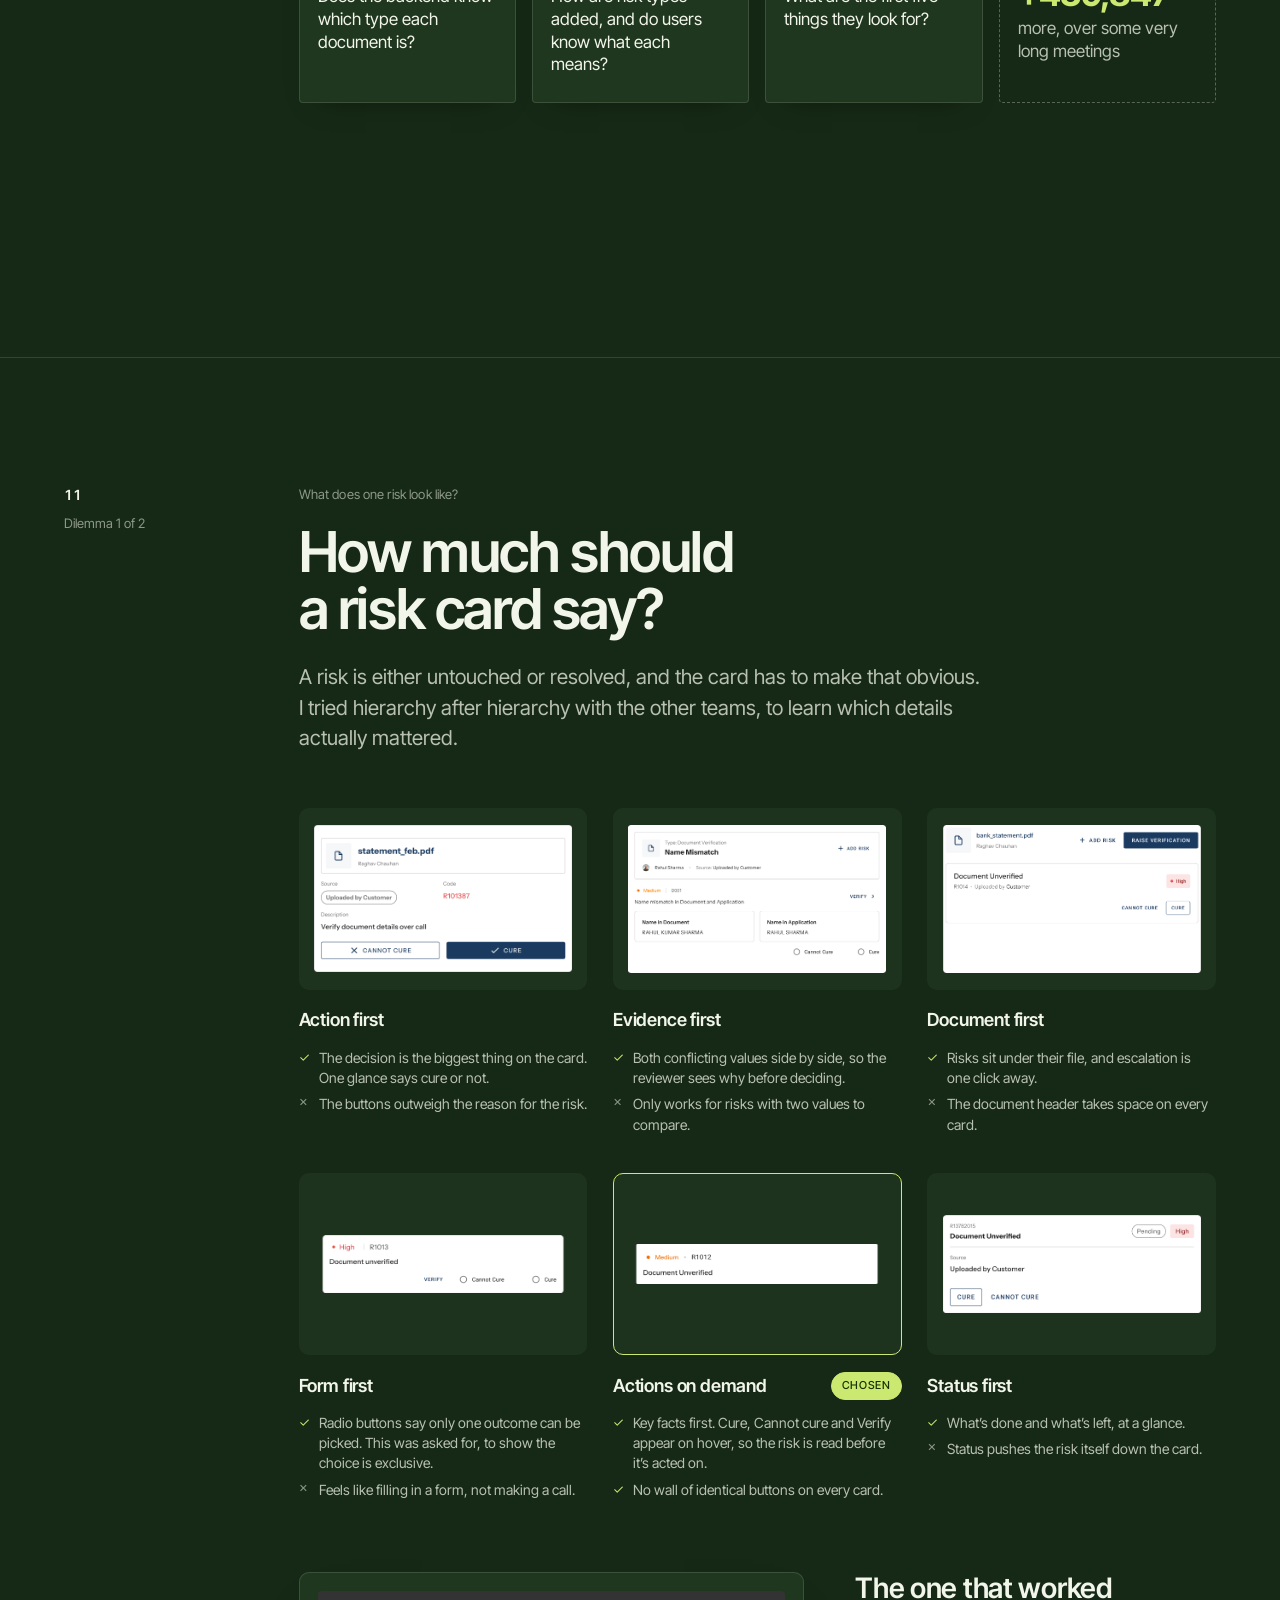
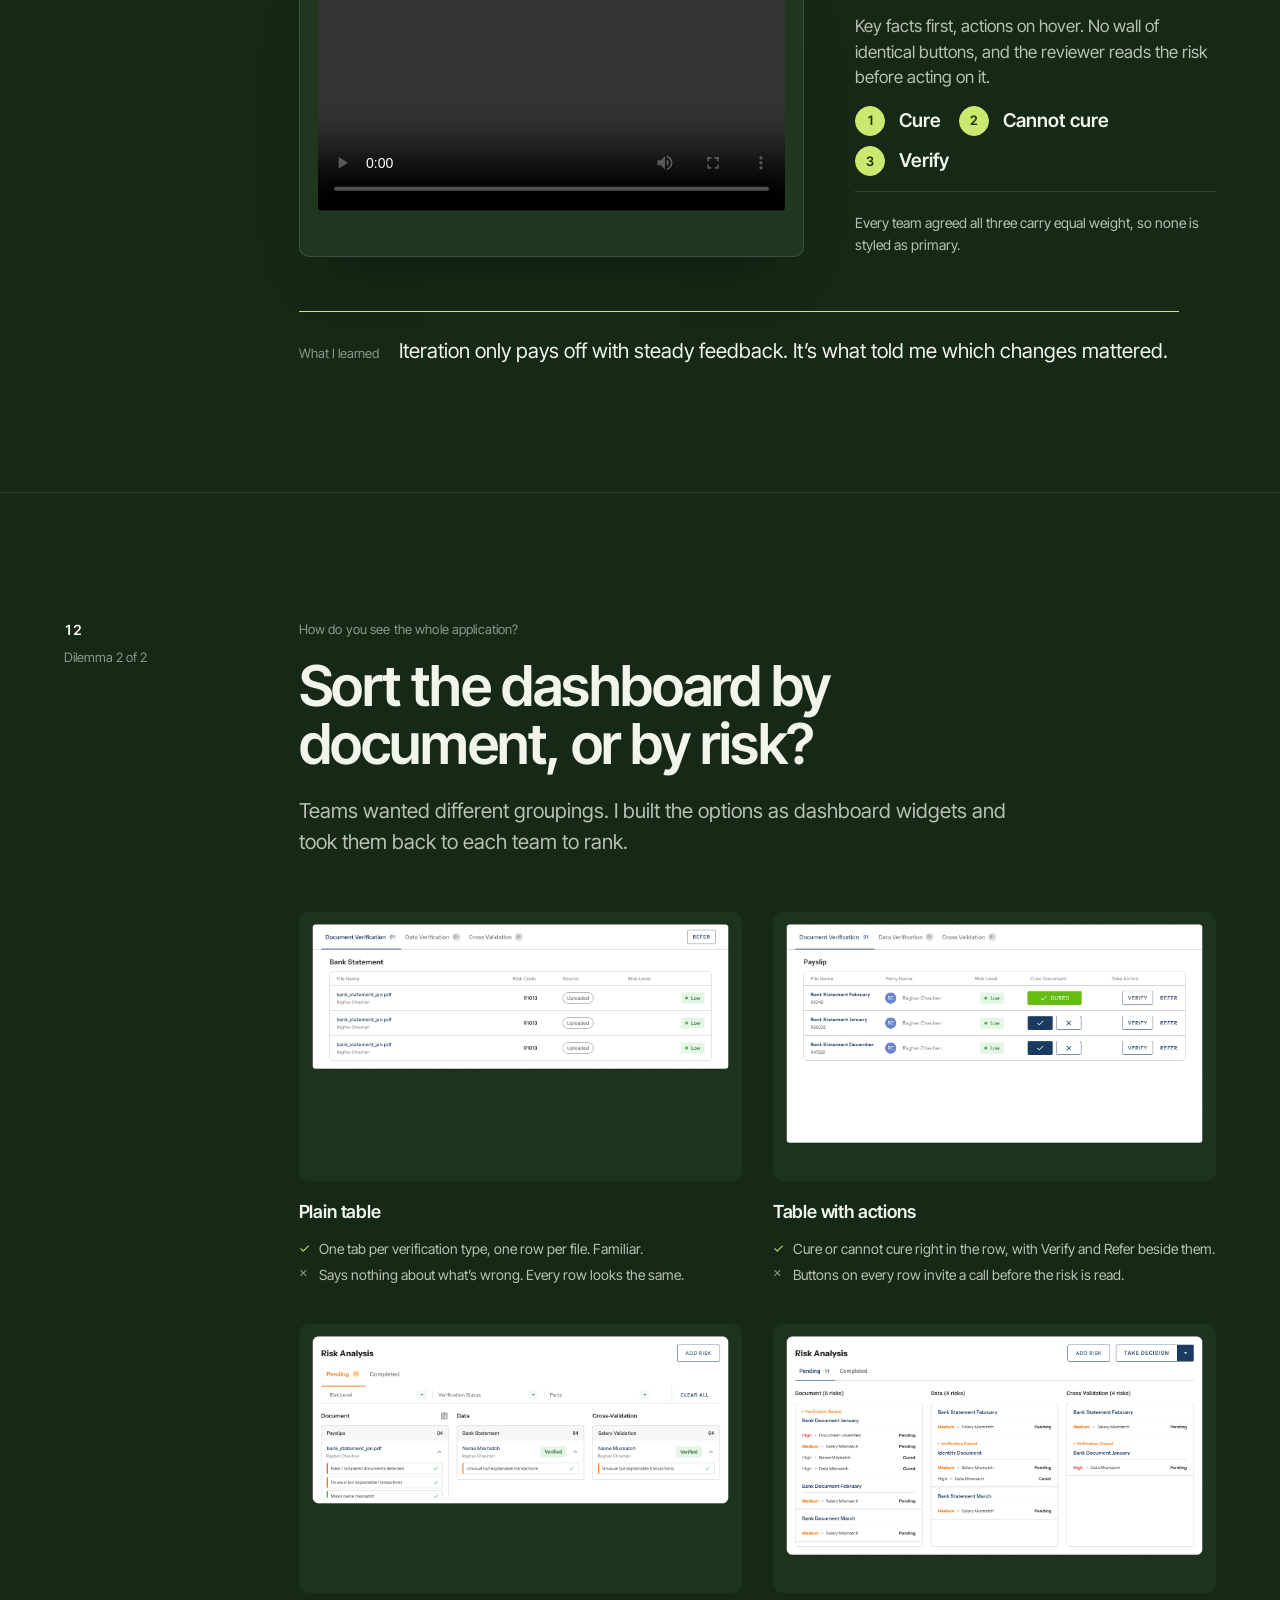
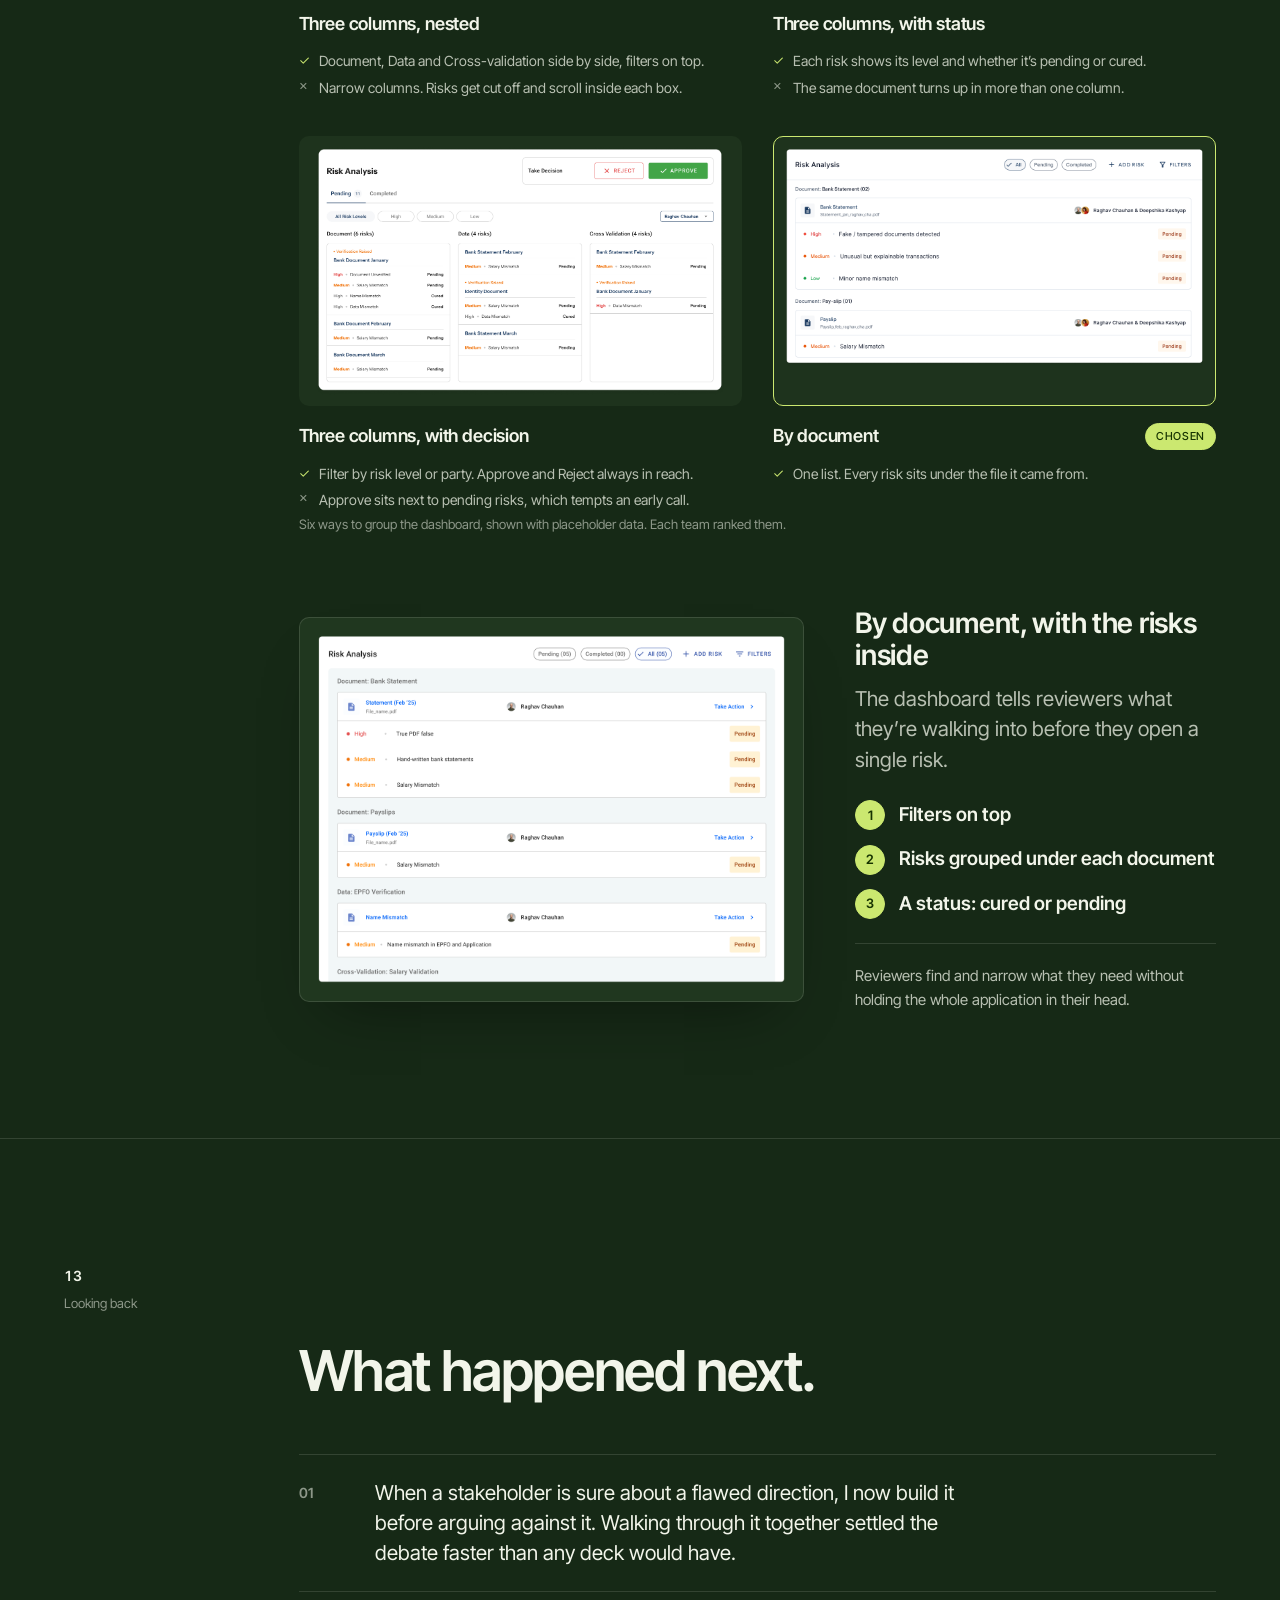
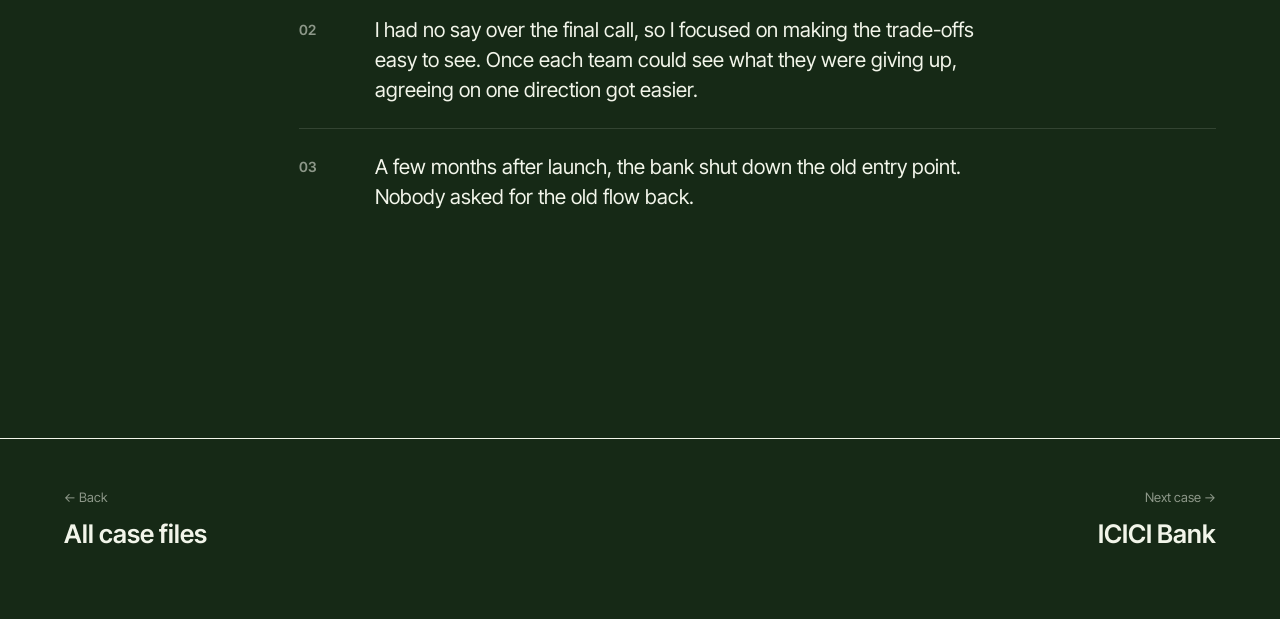
<file: credit-risk.html>
<!DOCTYPE html>
<html lang="en">
<head>
  <meta charset="UTF-8">
  <meta name="viewport" content="width=device-width, initial-scale=1.0">
  <title>Credit Risk Case Study &middot; Shrea George</title>
  <link rel="preconnect" href="https://fonts.googleapis.com">
  <link rel="preconnect" href="https://fonts.gstatic.com" crossorigin>
  <link href="https://fonts.googleapis.com/css2?family=Inter+Tight:wght@400;500;600;700&display=swap" rel="stylesheet">
  <link rel="stylesheet" href="case-study.css">
</head>
<body>
  <script>document.documentElement.classList.add('js');</script>

  <nav class="nav" aria-label="Case study">
    <a class="nav-mark" href="index.html">Shrea George</a>
    <span class="nav-now" aria-hidden="true"><b id="now-num">00</b> &nbsp;<span id="now-name">Credit risk</span></span>
    <span class="progress" id="progress"></span>
  </nav>

  <!-- ══ HERO ══ -->
  <header class="hero hero--quiet" data-chapter="00" data-name="Credit risk">
    <div>
      <p class="hero-tag" data-reveal>Case 01 &middot; B2B fintech</p>
      <h1 data-reveal style="--i:1">Eight steps to close one risk. <span class="soft">I got it to four.</span></h1>
      <p class="hero-lead" data-reveal style="--i:2">A redesign of how bank risk reviewers verify loan documents, built around the one decision they make all day.</p>
    </div>
    <div class="hero-board" data-thread data-reveal style="--i:2" role="img" aria-label="Example risk: the payslip says Priya Raghavan Iyer, the bank statement says Priya Iyer. A string links the two documents, tagged Name mismatch, Medium.">
      <svg class="hero-string" aria-hidden="true"><path/></svg>
      <div class="doc hero-doc hero-doc--a" style="--r:-4deg" aria-hidden="true">
        <span class="hero-pin" data-end></span>
        <p class="doc-type">Payslip &middot; Feb</p>
        <div class="doc-row"><span>Employee</span><span class="doc-name">Priya <mark>Raghavan</mark> Iyer</span></div>
        <div class="doc-line w80"></div><div class="doc-line w60"></div><div class="doc-line w40"></div>
      </div>
      <div class="doc hero-doc hero-doc--b" style="--r:3deg" aria-hidden="true">
        <span class="hero-pin" data-end></span>
        <p class="doc-type">Bank statement &middot; Feb</p>
        <div class="doc-row"><span>Account holder</span><span class="doc-name">Priya Iyer</span></div>
        <div class="doc-line w60"></div><div class="doc-line w80"></div><div class="doc-line w40"></div>
      </div>
      <span class="hero-tag-pinned" aria-hidden="true"><span class="hero-pin"></span>Name mismatch</span>
      <div class="hero-zig" aria-hidden="true"><span class="hero-pin"></span><div class="hero-zig-shape"><p>medium<br>risk</p></div></div>
    </div>
    <div data-reveal style="--i:3">
      <p class="hero-line">Lead designer<span aria-hidden="true">&middot;</span>Mar&ndash;Apr 2026<span aria-hidden="true">&middot;</span>With product, engineering and leadership</p>
      <p class="hero-nda">Client details changed under NDA.</p>
    </div>
  </header>

  <main>

    <!-- ══ 01 OUTCOME ══ -->
    <section class="chapter" data-chapter="01" data-name="The result">
      <div class="marker"><span class="marker-num">01</span><span class="marker-name">The result</span></div>
      <div class="body">
        <div class="outcome outcome--bleed">
          <div>
            <h2 data-reveal>Half the steps, and fewer missed risks.</h2>
            <div class="stats space">
              <div class="stat" data-reveal style="--i:1"><span class="stat-num">8&rarr;4</span><span class="stat-cap">steps to close one risk</span></div>
              <div class="stat" data-reveal style="--i:2"><span class="stat-num">&minus;40%</span><span class="stat-cap">time to complete a task</span></div>
              <div class="stat" data-reveal style="--i:3"><span class="stat-num">+10%</span><span class="stat-cap">risks correctly identified</span></div>
            </div>
          </div>
          <figure class="shot" data-reveal style="--i:2">
            <img src="cr-hero-decisioning.png" alt="The Risk Decisioning screen: borrowers, activities and warnings on the left, risks grouped under each document on the right, each marked cured, cannot cure or pending">
          </figure>
        </div>
      </div>
    </section>

    <!-- ══ 02 CONTEXT ══ -->
    <section class="chapter" data-chapter="02" data-name="The setting">
      <div class="marker"><span class="marker-num">02</span><span class="marker-name">The setting</span></div>
      <div class="body">
        <h2 data-reveal>Before a bank lends you money, someone reads your paperwork.</h2>
        <p class="lead" data-reveal style="--i:1">That someone usually works for a credit bureau or verification agency: a third party the bank pays to judge how risky your documents are. My client builds the software they do it in.</p>
        <ol class="chain" aria-label="How a loan application reaches the reviewer">
          <li class="link" data-reveal style="--i:2"><div class="link-dot"></div><p class="link-who">You</p><p class="link-what">apply for a loan and upload payslips, statements, ID.</p></li>
          <li class="link" data-reveal style="--i:3"><div class="link-dot"></div><p class="link-who">The bank</p><p class="link-what">sends the application out for a credit check.</p></li>
          <li class="link is-here" data-reveal style="--i:4"><div class="link-dot"></div><p class="link-who">A reviewer</p><p class="link-what">goes through it document by document, risk by risk.</p></li>
          <li class="link" data-reveal style="--i:5"><div class="link-dot"></div><p class="link-who">A decision</p><p class="link-what">moves the application forward, or stops it.</p></li>
        </ol>
      </div>
    </section>

    <!-- ══ 03 WHAT A RISK IS ══ -->
    <section class="chapter" data-chapter="03" data-name="What a risk is">
      <div class="marker"><span class="marker-num">03</span><span class="marker-name">What a risk is</span></div>
      <div class="body">
        <h2 data-reveal>A risk is anything that doesn&rsquo;t add up.</h2>
        <p class="lead" data-reveal style="--i:1">Sometimes it&rsquo;s obvious. Often it&rsquo;s two words.</p>
        <div class="docs" aria-label="Example: the same applicant's name differs across two documents">
          <div class="doc" data-reveal style="--i:2; --r:-1.5deg">
            <p class="doc-type">Payslip &middot; Feb</p>
            <div class="doc-row"><span>Employee</span><span class="doc-name">Priya <mark>Raghavan</mark> Iyer</span></div>
            <div class="doc-line w80"></div><div class="doc-line w60"></div><div class="doc-line w40"></div>
          </div>
          <div class="doc" data-reveal style="--i:3; --r:1.2deg">
            <p class="doc-type">Bank statement &middot; Feb</p>
            <div class="doc-row"><span>Account holder</span><span class="doc-name">Priya Iyer</span></div>
            <div class="doc-line w60"></div><div class="doc-line w80"></div><div class="doc-line w40"></div>
          </div>
          <span class="flag" data-reveal style="--i:4">Name mismatch &middot; Medium risk</span>
        </div>
        <div class="others" data-reveal style="--i:5">
          <span class="others-label">Others they see every day</span>
          <span class="chip">Handwritten salary slip</span>
          <span class="chip">Payslip doesn&rsquo;t match bank statement</span>
          <span class="chip">Address mismatch</span>
          <span class="chip">Unreadable document</span>
        </div>
      </div>
    </section>

    <!-- ══ 04 DECISIONS ══ -->
    <section class="chapter" data-chapter="04" data-name="The decision">
      <div class="marker"><span class="marker-num">04</span><span class="marker-name">The decision</span></div>
      <div class="body">
        <h2 data-reveal style="max-width:none">Every risk ends in a&nbsp;decision.</h2>
        <p class="lead" data-reveal style="--i:1">A reviewer rules on each document, and those rulings add up to a verdict on the whole application. Get one wrong and it carries into every step after.</p>
        <div class="ladder">
          <div class="rung" data-reveal style="--i:2">
            <p class="rung-name">On each document<small>repeated for every risk</small></p>
            <div class="chips"><span class="chip chip--solid">Cure</span><span class="chip chip--solid">Cannot cure</span><span class="chip chip--solid">Verify</span><span class="chip chip--ghost">Add a new risk</span></div>
          </div>
          <div class="rung" data-reveal style="--i:3">
            <p class="rung-name">On the application<small>once, at the end</small></p>
            <div class="chips"><span class="chip">Approve</span><span class="chip">Reject</span><span class="chip">Send for verification</span></div>
          </div>
        </div>
      </div>
    </section>

    <!-- ══ 05 USERS ══ -->
    <section class="chapter" data-chapter="05" data-name="Who decides">
      <div class="marker"><span class="marker-num">05</span><span class="marker-name">Who decides</span></div>
      <div class="body">
        <h2 data-reveal>Four kinds of decision-makers.</h2>
        <p class="lead" data-reveal style="--i:1">Different jobs, same screen. Each team I worked with spoke for one of them.</p>
        <div class="people">
          <div class="person" data-reveal style="--i:2"><span class="person-num">01</span><h3>Agency verifiers</h3><p>External agencies who verify a customer&rsquo;s credit records on the bank&rsquo;s behalf.</p></div>
          <div class="person" data-reveal style="--i:3"><span class="person-num">02</span><h3>Underwriters &amp; credit officers</h3><p>Match credit bureau data against the bank&rsquo;s risk policy to set eligibility and interest rates.</p></div>
          <div class="person" data-reveal style="--i:4"><span class="person-num">03</span><h3>Fraud risk analysts</h3><p>Watch credit reports for application fraud, identity theft and compromised profiles.</p></div>
          <div class="person" data-reveal style="--i:5"><span class="person-num">04</span><h3>Relationship managers</h3><p>Pull a preliminary report, with consent, for customers in branch.</p></div>
        </div>
      </div>
    </section>

    <!-- ══ 06 THE BRIEF ══ -->
    <section class="chapter chapter--quiet" data-chapter="06" data-name="The brief">
      <div class="marker"><span class="marker-num">06</span><span class="marker-name">The brief</span></div>
      <div class="body">
        <blockquote>
          <p class="brief-quote" data-reveal>There&rsquo;s an existing flow similar to this. Just finish it off.</p>
          <footer class="brief-cite" data-reveal style="--i:1">&mdash; the brief, more or less in full</footer>
        </blockquote>
      </div>
    </section>

    <!-- ══ 07 MY READ ══ -->
    <section class="chapter" data-chapter="07" data-name="My read">
      <div class="marker"><span class="marker-num">07</span><span class="marker-name">My read</span></div>
      <div class="body">
        <h2 data-reveal>The old flow was too flexible for a job that never changes.</h2>
        <div class="versus">
          <div data-reveal style="--i:1"><p class="versus-label">What the old flow was for</p><p>Comparing anything with anything: a document against a dashboard, another module, any section.</p></div>
          <div class="is-ours" data-reveal style="--i:2"><p class="versus-label">What reviewers actually do</p><p>The same call, risk after risk, hundreds of times a day.</p></div>
        </div>
        <p class="lead" data-reveal style="--i:3">Flexibility helps when you&rsquo;re exploring. Here, every extra option was just another click.</p>
      </div>
    </section>

    <!-- ══ 08 THE INHERITED FLOW ══ -->
    <section class="chapter" data-chapter="08" data-name="The old flow">
      <div class="marker"><span class="marker-num">08</span><span class="marker-name">The old flow</span></div>
      <div class="body">
        <h2 data-reveal>So I walked it, click by click.</h2>
        <p class="lead" data-reveal style="--i:1">Closing a single risk took eight steps. The redesign does it in four.</p>
        <figure class="shot space" data-reveal style="--i:2">
          <video preload="metadata" src="cr-walkthrough.mov#t=0.1" controls playsinline></video>
        </figure>
      </div>
    </section>

    <!-- ══ 09 THE MATH ══ -->
    <section class="chapter" data-chapter="09" data-name="The math">
      <div class="marker"><span class="marker-num">09</span><span class="marker-name">The math</span></div>
      <div class="body">
        <h2 data-reveal>Multiply it out and the problem is obvious.</h2>
        <p class="equation" data-reveal style="--i:1">
          <span>10<small>documents</small></span><span class="op">&times;</span>
          <span>4<small>risks each</small></span><span class="op">&times;</span>
          <span>8<small>steps each</small></span>
          <span class="eq-total"><span class="op">=</span><span>320<small>steps a day</small></span></span>
        </p>
        <div class="dots-pair">
          <div data-reveal style="--i:2">
            <div class="dots-head"><b>320</b><span>Before</span></div>
            <div class="dots" data-dots="320" data-on="320"></div>
          </div>
          <div data-reveal style="--i:3">
            <div class="dots-head"><b>160</b><span>After</span></div>
            <div class="dots" data-dots="320" data-on="160"></div>
          </div>
        </div>
        <p class="caption">One dot per step. At the top of the daily range.</p>
      </div>
    </section>

    <!-- ══ 10 QUESTIONS ══ -->
    <section class="chapter" data-chapter="10" data-name="Questions">
      <div class="marker"><span class="marker-num">10</span><span class="marker-name">Questions</span></div>
      <div class="body">
        <h2 data-reveal>Before drawing anything, I asked a lot of questions.</h2>
        <div class="cards">
          <p class="qcard" data-reveal style="--i:1; --r:-1.2deg"><span>Q1</span>Is cure / cannot cure the main thing they do?</p>
          <p class="qcard" data-reveal style="--i:2; --r:0.8deg"><span>Q2</span>If the learning curve is steep, how do we catch mistakes?</p>
          <p class="qcard" data-reveal style="--i:3; --r:-0.6deg"><span>Q3</span>Are they the final decision makers, or does it go further?</p>
          <p class="qcard" data-reveal style="--i:4; --r:1.4deg"><span>Q4</span>Do they get any training before using the flow?</p>
          <p class="qcard" data-reveal style="--i:2; --r:0.9deg"><span>Q5</span>Does the backend know which type each document is?</p>
          <p class="qcard" data-reveal style="--i:3; --r:-1.3deg"><span>Q6</span>How are risk types added, and do users know what each means?</p>
          <p class="qcard" data-reveal style="--i:4; --r:0.5deg"><span>Q7</span>What are the first five things they look for?</p>
          <p class="qcard qcard--more" data-reveal style="--i:5"><b>+439,847</b>more, over some very long meetings</p>
        </div>
        <p class="then" data-reveal>&hellip;and drew my own version alongside the answers.</p>
      </div>
    </section>

    <!-- ══ 11 DILEMMA 1 ══ -->
    <section class="chapter" data-chapter="11" data-name="Dilemma 1">
      <div class="marker"><span class="marker-num">11</span><span class="marker-name">Dilemma 1 of 2</span></div>
      <div class="body">
        <p class="kicker" data-reveal>What does one risk look like?</p>
        <h2 data-reveal style="--i:1">How much should a risk card say?</h2>
        <p class="lead" data-reveal style="--i:2">A risk is either untouched or resolved, and the card has to make that obvious. I tried hierarchy after hierarchy with the other teams, to learn which details actually mattered.</p>
        <div class="tries tries--cards" data-swipe data-reveal>
            <figure class="try">
              <div class="try-img"><img loading="lazy" decoding="async" src="cr-card-1.png" alt="Full card for statement_feb.pdf with source, code and description above large Cannot Cure and Cure buttons"></div>
              <div class="try-head"><h3>Action first</h3></div>
              <ul><li class="give">The decision is the biggest thing on the card. One glance says cure or not.</li><li>The buttons outweigh the reason for the risk.</li></ul>
            </figure>
            <figure class="try">
              <div class="try-img"><img loading="lazy" decoding="async" src="cr-card-2.png" alt="Name mismatch card comparing the name in the document with the name in the application, with Cannot Cure and Cure radio buttons"></div>
              <div class="try-head"><h3>Evidence first</h3></div>
              <ul><li class="give">Both conflicting values side by side, so the reviewer sees why before deciding.</li><li>Only works for risks with two values to compare.</li></ul>
            </figure>
            <figure class="try">
              <div class="try-img"><img loading="lazy" decoding="async" src="cr-card-3.png" alt="Card for bank_statement.pdf with Add Risk and Raise Verification, and a Document Unverified risk inside it"></div>
              <div class="try-head"><h3>Document first</h3></div>
              <ul><li class="give">Risks sit under their file, and escalation is one click away.</li><li>The document header takes space on every card.</li></ul>
            </figure>
            <figure class="try">
              <div class="try-img"><img loading="lazy" decoding="async" src="cr-card-4.png" alt="Compact row: High, R1013, Document unverified, with Verify and Cannot Cure and Cure radio buttons"></div>
              <div class="try-head"><h3>Form first</h3></div>
              <ul><li class="give">Radio buttons say only one outcome can be picked. This was asked for, to show the choice is exclusive.</li><li>Feels like filling in a form, not making a call.</li></ul>
            </figure>
            <figure class="try is-in">
              <div class="try-img"><img loading="lazy" decoding="async" src="cr-card-5.png" alt="Minimal row: Medium, R1012, Document Unverified, with no actions until hovered"></div>
              <div class="try-head"><h3>Actions on demand</h3><span class="verdict verdict--yes">Chosen</span></div>
              <ul><li class="give">Key facts first. Cure, Cannot cure and Verify appear on hover, so the risk is read before it&rsquo;s acted on.</li><li class="give">No wall of identical buttons on every card.</li></ul>
            </figure>
            <figure class="try">
              <div class="try-img"><img loading="lazy" decoding="async" src="cr-card-6.png" alt="Card with Pending and High tags above Document Unverified, its source, and Cure and Cannot Cure buttons"></div>
              <div class="try-head"><h3>Status first</h3></div>
              <ul><li class="give">What&rsquo;s done and what&rsquo;s left, at a glance.</li><li>Status pushes the risk itself down the card.</li></ul>
            </figure>
        </div>
        <div class="winner winner--sync">
          <h3 class="winner-title" aria-hidden="true">The one that worked</h3>
          <div class="shot" data-reveal>
            <div class="crop"><video preload="metadata" src="fyndna-approach2-worked.mov#t=0.1" controls playsinline></video></div>
          </div>
          <div class="winner-text" data-reveal style="--i:1">
            <div>
              <h3 class="winner-h">The one that worked</h3>
              <p class="winner-lead">Key facts first, actions on hover. No wall of identical buttons, and the reviewer reads the risk before acting on it.</p>
            </div>
            <ol class="numbered numbered--row"><li><i>1</i>Cure</li><li><i>2</i>Cannot cure</li><li><i>3</i>Verify</li></ol>
            <p class="note">Every team agreed all three carry equal weight, so none is styled as primary.</p>
          </div>
        </div>
        <div class="learned" data-reveal><span>What I learned</span><p>Iteration only pays off with steady feedback. It&rsquo;s what told me which changes mattered.</p></div>
      </div>
    </section>

    <!-- ══ 12 DILEMMA 2 ══ -->
    <section class="chapter" data-chapter="12" data-name="Dilemma 2">
      <div class="marker"><span class="marker-num">12</span><span class="marker-name">Dilemma 2 of 2</span></div>
      <div class="body">
        <p class="kicker" data-reveal>How do you see the whole application?</p>
        <h2 data-reveal style="--i:1">Sort the dashboard by document, or by risk?</h2>
        <p class="lead" data-reveal style="--i:2">Teams wanted different groupings. I built the options as dashboard widgets and took them back to each team to rank.</p>
        <div class="tries tries--wide" data-swipe data-reveal>
            <figure class="try">
              <div class="try-img"><img loading="lazy" decoding="async" src="cr-dash-1.png" alt="Verification table with one tab per type, listing files, risk code, source and risk level"></div>
              <div class="try-head"><h3>Plain table</h3></div>
              <ul><li class="give">One tab per verification type, one row per file. Familiar.</li><li>Says nothing about what&rsquo;s wrong. Every row looks the same.</li></ul>
            </figure>
            <figure class="try">
              <div class="try-img"><img loading="lazy" decoding="async" src="cr-dash-2.png" alt="Verification table where each row has cure and cannot cure buttons plus Verify and Refer"></div>
              <div class="try-head"><h3>Table with actions</h3></div>
              <ul><li class="give">Cure or cannot cure right in the row, with Verify and Refer beside them.</li><li>Buttons on every row invite a call before the risk is read.</li></ul>
            </figure>
            <figure class="try">
              <div class="try-img"><img loading="lazy" decoding="async" src="cr-dash-3.png" alt="Risks in three columns, Document, Data and Cross-Validation, each grouped and expandable, with filter dropdowns above"></div>
              <div class="try-head"><h3>Three columns, nested</h3></div>
              <ul><li class="give">Document, Data and Cross-validation side by side, filters on top.</li><li>Narrow columns. Risks get cut off and scroll inside each box.</li></ul>
            </figure>
            <figure class="try">
              <div class="try-img"><img loading="lazy" decoding="async" src="cr-dash-4.png" alt="Risks in three columns, each listing level, risk name and a pending or cured status"></div>
              <div class="try-head"><h3>Three columns, with status</h3></div>
              <ul><li class="give">Each risk shows its level and whether it&rsquo;s pending or cured.</li><li>The same document turns up in more than one column.</li></ul>
            </figure>
            <figure class="try">
              <div class="try-img"><img loading="lazy" decoding="async" src="cr-dash-5.png" alt="Three-column risk view with risk-level filter chips, a party filter, and Reject and Approve buttons at the top"></div>
              <div class="try-head"><h3>Three columns, with decision</h3></div>
              <ul><li class="give">Filter by risk level or party. Approve and Reject always in reach.</li><li>Approve sits next to pending risks, which tempts an early call.</li></ul>
            </figure>
            <figure class="try is-in">
              <div class="try-img"><img loading="lazy" decoding="async" src="cr-dash-6.png" alt="A single list grouping each risk under its document, every risk marked pending"></div>
              <div class="try-head"><h3>By document</h3><span class="verdict verdict--yes">Chosen</span></div>
              <ul><li class="give">One list. Every risk sits under the file it came from.</li></ul>
            </figure>
        </div>
        <p class="caption">Six ways to group the dashboard, shown with placeholder data. Each team ranked them.</p>
        <div class="winner">
          <h3 class="winner-title" aria-hidden="true">By document, with the risks inside</h3>
          <div class="shot" data-reveal><img loading="lazy" decoding="async" src="cr-dilemma3-final.png" alt="Final Risk Analysis design with filters on top, risks grouped under each document, and a pending or cured status"></div>
          <div data-reveal style="--i:1">
            <h3 class="winner-h">By document, with the risks inside</h3>
            <p class="lead" style="margin-top:12px">The dashboard tells reviewers what they&rsquo;re walking into before they open a single risk.</p>
            <ol class="numbered"><li><i>1</i>Filters on top</li><li><i>2</i>Risks grouped under each document</li><li><i>3</i>A status: cured or pending</li></ol>
            <p class="note">Reviewers find and narrow what they need without holding the whole application in their head.</p>
          </div>
        </div>
      </div>
    </section>

    <!-- ══ 13 CLOSING ══ -->
    <section class="chapter" data-chapter="13" data-name="Looking back">
      <div class="marker"><span class="marker-num">13</span><span class="marker-name">Looking back</span></div>
      <div class="body">
        <h2 data-reveal>What happened next.</h2>
        <div class="thoughts">
          <div class="thought" data-reveal style="--i:1"><p>When a stakeholder is sure about a flawed direction, I now build it before arguing against it. Walking through it together settled the debate faster than any deck would have.</p></div>
          <div class="thought" data-reveal style="--i:2"><p>I had no say over the final call, so I focused on making the trade-offs easy to see. Once each team could see what they were giving up, agreeing on one direction got easier.</p></div>
          <div class="thought" data-reveal style="--i:3"><p>A few months after launch, the bank shut down the old entry point. Nobody asked for the old flow back.</p></div>
        </div>
      </div>
    </section>

  </main>

  <footer class="end">
    <a href="index.html"><span>&larr; Back</span>All case files</a>
    <a href="icici.html" style="text-align:right"><span>Next case &rarr;</span>ICICI Bank</a>
  </footer>

  <script src="case-study.js"></script>
</body>
</html>
</file>
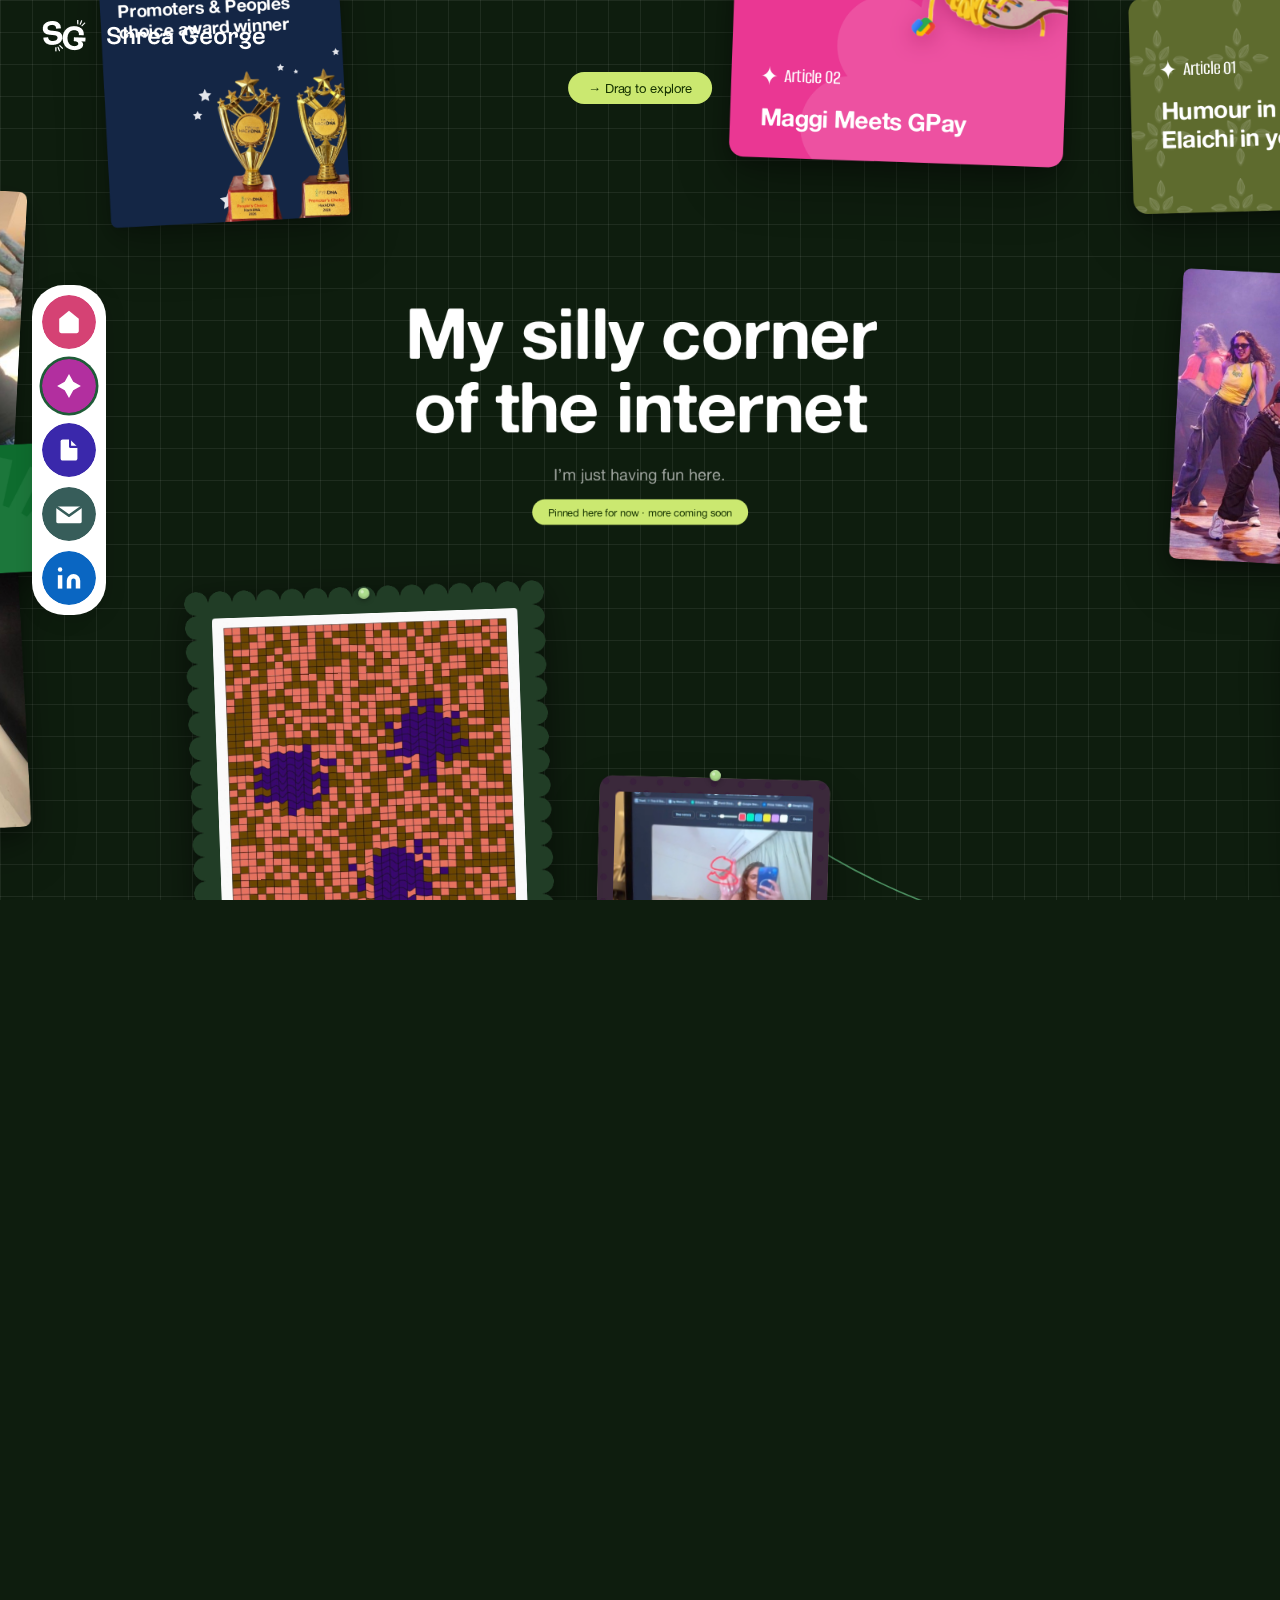
<file: playground.html>
<!DOCTYPE html>
<html lang="en">
<head>
  <meta charset="UTF-8">
  <meta name="viewport" content="width=device-width, initial-scale=1.0">
  <title>Shrea George — Playground</title>
  <link rel="preconnect" href="https://fonts.googleapis.com">
  <link rel="preconnect" href="https://fonts.gstatic.com" crossorigin>
  <link href="https://fonts.googleapis.com/css2?family=Instrument+Serif:ital@0;1&family=Inter:wght@300;400;500;600&family=Alumni+Sans:wght@500&display=swap" rel="stylesheet">
  <style>
    *, *::before, *::after { box-sizing: border-box; margin: 0; padding: 0; }

    @font-face {
      font-family: 'Alte Haas Grotesk';
      src: url('fonts/alte-haas-grotesk-regular.ttf') format('truetype');
      font-weight: 400; font-style: normal; font-display: swap;
    }
    @font-face {
      font-family: 'Alte Haas Grotesk';
      src: url('fonts/alte-haas-grotesk-bold.ttf') format('truetype');
      font-weight: 700; font-style: normal; font-display: swap;
    }

    :root {
      --bg: #0E1D0E;
      --card: #ffffff;
      --border: rgba(14,15,12,0.12);
      --text: #0E0F0C;
      --muted: #6A6C6A;
      --accent: #cbe870;
      --accent-dark: #163300;
      /* same face as the homepage */
      --serif: 'Alte Haas Grotesk', 'Helvetica Neue', Arial, sans-serif;
      --sans: 'Alte Haas Grotesk', 'Helvetica Neue', Arial, sans-serif;
    }

    html, body {
      width: 100%; height: 100%; overflow: hidden;
      background-color: var(--bg);
      background-image:
        linear-gradient(rgba(255,255,255,0.07) 1px, transparent 1px),
        linear-gradient(90deg, rgba(255,255,255,0.07) 1px, transparent 1px);
      background-size: 32px 32px;
      font-family: var(--sans);
      cursor: grab;
      user-select: none;
    }

    /* Lock the document to the visual viewport. Without this the 3600x2400
       canvas inflates the layout viewport on mobile, and position:fixed
       elements (the tool dock) land far off screen. */
    body { position: fixed; inset: 0; }

    body.dragging { cursor: grabbing; }

    /* ── NAV ── */
    nav {
      position: fixed;
      top: 0; left: 0; right: 0;
      z-index: 1000;
      display: flex;
      align-items: center;
      justify-content: space-between;
      padding: 20px 40px;
    }

    .nav-logo {
      display: inline-flex;
      align-items: center;
      text-decoration: none;
    }

    .nav-logo img {
      height: 32px;
      width: auto;
      display: block;
    }

    .nav-links {
      display: flex;
      gap: 32px;
      align-items: center;
    }

    .nav-link {
      font-size: 14px;
      color: rgba(255,255,255,0.55);
      text-decoration: none;
      font-weight: 500;
      letter-spacing: -0.01em;
      transition: color 0.15s;
    }

    .nav-link:hover { color: #ffffff; }

    /* ── DRAG HINT ── */
    .drag-hint {
      position: fixed;
      top: 72px;
      left: 50%;
      transform: translateX(-50%);
      z-index: 999;
      background: var(--accent);
      border-radius: 100px;
      padding: 8px 20px;
      font-size: 13px;
      font-weight: 500;
      color: var(--accent-dark);
      display: flex;
      align-items: center;
      gap: 8px;
      pointer-events: none;
      transition: opacity 0.4s;
      letter-spacing: -0.01em;
    }

    .drag-hint.hidden { opacity: 0; }

    /* ── CANVAS ── */
    #canvas {
      position: absolute;
      top: 0; left: 0;
      width: 3600px;
      height: 2400px;
      transform-origin: 0 0;
      will-change: transform;
    }

    /* ── CENTRE HERO TEXT ── */
    .hero-center {
      position: absolute;
      top: 910px;
      left: 1440px;
      transform: translate(-50%, -50%);
      text-align: center;
      width: max-content;
      pointer-events: none;
    }

    .hero-headline {
      font-family: var(--sans);
      font-size: 88px;
      font-weight: 600;
      font-style: normal;
      line-height: 1.05;
      color: #ffffff;
      letter-spacing: -0.02em;
    }

    .hero-tagline {
      font-family: var(--sans);
      font-weight: 400;
      font-size: 20px;
      line-height: 1.5;
      color: rgba(255,255,255,0.6);
      margin-top: 24px;
      max-width: 620px;
      text-wrap: balance;
      margin-left: auto;
      margin-right: auto;
    }

    .hero-sub {
      font-size: 14px;
      font-weight: 500;
      color: rgba(255,255,255,0.5);
      margin-bottom: 20px;
      letter-spacing: -0.01em;
    }

    .hero-ctas {
      display: flex;
      gap: 12px;
      justify-content: center;
      margin-top: 28px;
      pointer-events: all;
    }

    .btn-primary {
      background: var(--text);
      color: var(--bg);
      padding: 12px 28px;
      border-radius: 100px;
      font-size: 13px;
      font-weight: 500;
      text-decoration: none;
      cursor: pointer;
    }

    .btn-secondary {
      background: rgba(255,255,255,0.6);
      color: var(--muted);
      padding: 12px 22px;
      border-radius: 100px;
      font-size: 13px;
      font-weight: 400;
      text-decoration: none;
      border: 1px solid var(--border);
      cursor: pointer;
    }

    /* ── BOARD CARD ── */
    /* Article cards are a single artwork each — no card chrome behind them. */
    .art-card {
      position: absolute;
      border-radius: 16px;
      box-shadow: 0 2px 4px rgba(0,0,0,0.08), 0 8px 24px rgba(0,0,0,0.18),
                  0 32px 64px rgba(0,0,0,0.22), 0 48px 80px rgba(0,0,0,0.10);
      pointer-events: all;
      cursor: grab;
      display: block;
      text-decoration: none;
    }
    .art-card img { width: 100%; height: auto; display: block; border-radius: 16px; }
    /* article cards — same build as the homepage's ICICI case card:
       laid out at Figma size (557x447) and scaled to 75%; gradient, soft
       cloud bottom-right, "✦ Article 0X" label, white headline */
    .art-card.art-fig-card {
      width: 418px; height: 270px;
      border-radius: 0; box-shadow: none; background: none;
      transform: rotate(var(--rot));
      transform-origin: top center;
    }
    a.art-fig-card { cursor: none; transition: transform 0.28s cubic-bezier(0.22,0.61,0.36,1); }
    a.art-fig-card:hover, a.art-fig-card:focus-visible { transform: rotate(var(--rot)) scale(1.06); z-index: 6; }
    a.art-fig-card:focus-visible { outline: 2px solid var(--accent); outline-offset: 6px; }
    @media (prefers-reduced-motion: reduce) {
      a.art-fig-card { transition: none; }
      a.art-fig-card:hover, a.art-fig-card:focus-visible { transform: rotate(var(--rot)); }
    }
    .art-fig-card > .art-fig {
      position: absolute; top: 0; left: 0;
      width: 557.127px; height: 360px;
      border-radius: 24px;
      overflow: hidden;
      transform: scale(0.75);
      transform-origin: top left;
      box-shadow: 0 3px 6px rgba(0,0,0,0.1), 0 11px 32px rgba(0,0,0,0.24), 0 43px 85px rgba(0,0,0,0.29);
    }
    .art-elaichi-card .art-fig { background: #5E6B2E; }   /* olive */
    .art-elaichi-card .art-fig::before {
      /* the cardamom pattern from the original card, in white */
      content: '';
      position: absolute; inset: 0;
      background: url('article-elaichi-pattern.png') 0 0 / 133px 125px repeat;
      opacity: 0.35;
    }
    .art-maggi-card .art-fig { background: #EA3793; }   /* hot pink, from the "Things I do for fun" frame */
    /* the fork of noodles, top-right, as on the original card */
    .art-fig-card .art-fig-fork {
      position: absolute;
      top: 22px; right: 0;
      width: 260px; height: auto;
      z-index: 1;
      filter: drop-shadow(0 10px 18px rgba(120,0,60,0.35));
    }
    .art-maggi-card .art-fig-body { top: auto; bottom: 44px; transform: none; }
    .art-fig-body { z-index: 1; }
    .art-fig-cloud {
      position: absolute;
      left: calc(50% + 117.88px); top: calc(50% + 124.31px);
      width: 606.029px; height: 606.029px;
      transform: translate(-50%, -50%);
    }
    .art-fig-body {
      position: absolute;
      left: 50px; right: 50px; top: 50%;
      transform: translateY(-50%);
      display: flex; flex-direction: column; align-items: flex-start;
      gap: 24px;
      color: #FFFFFF;
    }
    .art-fig-label {
      display: flex; align-items: center; gap: 10.865px;
      font-family: 'Alumni Sans', var(--sans);
      font-size: 33.952px; font-weight: 500;
      line-height: 1.2; letter-spacing: -0.679px;
      white-space: nowrap;
    }
    .art-fig-label img { display: block; width: 27.161px; height: 32.594px; }
    .art-fig-title {
      font-family: var(--sans);
      font-size: 40px; font-weight: 700;
      line-height: 1.2; letter-spacing: -0.8px;
    }
    /* phones only — on desktop the pointer's "View article" / "Try it
       live" pill says it */
    .art-fig-read, .demo-try { display: none; }

    .card {
      position: absolute;
      background-color: var(--card);
      background-image: url("data:image/svg+xml,%3Csvg xmlns='http://www.w3.org/2000/svg' width='200' height='200'%3E%3Cfilter id='n'%3E%3CfeTurbulence type='fractalNoise' baseFrequency='0.65' numOctaves='4' stitchTiles='stitch'/%3E%3C/filter%3E%3Crect width='200' height='200' filter='url(%23n)' opacity='1'/%3E%3C/svg%3E");
      background-size: 160px 160px;
      background-blend-mode: multiply;
      border-radius: 16px;
      box-shadow: 0 2px 4px rgba(0,0,0,0.08), 0 8px 24px rgba(0,0,0,0.18), 0 32px 64px rgba(0,0,0,0.22), 0 48px 80px rgba(0,0,0,0.10);
      padding: 20px;
      pointer-events: all;
      cursor: grab;
    }

    .card:active { cursor: grabbing; }

    .card-pin {
      width: 8px; height: 8px;
      background: var(--accent);
      border-radius: 50%;
      margin-bottom: 12px;
    }

    .card-label {
      font-size: 13px;
      font-weight: 600;
      color: var(--text);
      margin-bottom: 8px;
      letter-spacing: -0.01em;
    }

    .card-thumb {
      background: rgba(14,15,12,0.05);
      border-radius: 8px;
      width: 100%;
    }

    .card-line {
      background: rgba(14,15,12,0.08);
      border-radius: 100px;
      height: 6px;
      margin-top: 8px;
    }

    .card-line.short { width: 55%; }
    .card-line.med   { width: 80%; }
    .card-line.full  { width: 100%; }

    /* ── NDA STAMP ── */
    .stamp {
      display: inline-block;
      font-size: 9px;
      font-weight: 700;
      letter-spacing: 0.1em;
      text-transform: uppercase;
      color: #A8200D;
      border: 1.5px solid #A8200D;
      border-radius: 4px;
      padding: 2px 7px;
      opacity: 0.75;
      transform: rotate(4deg);
    }

    /* ── MARQUEE STRIP ── */
    .marquee-strip {
      position: absolute;
      top: 1100px;
      left: 0;
      width: 3600px;
      border-top: 1px solid var(--border);
      border-bottom: 1px solid var(--border);
      padding: 14px 0;
      overflow: hidden;
      pointer-events: none;
    }

    .marquee-track {
      display: flex;
      gap: 32px;
      width: max-content;
      animation: marquee 28s linear infinite;
    }

    .marquee-item {
      font-family: var(--serif);
      font-size: 20px;
      font-style: italic;
      color: var(--text);
      white-space: nowrap;
    }

    .marquee-dot { color: var(--border); font-size: 20px; }

    @keyframes marquee {
      from { transform: translateX(0); }
      to   { transform: translateX(-50%); }
    }

    /* ── CASE FILE CARD (special) ── */
    .case-card {
      background: #c8935a;
      background-image: linear-gradient(135deg, #d4a06a 0%, #bf8a4e 40%, #c8935a 100%);
      border-radius: 0 6px 6px 6px;
      position: absolute;
      padding: 24px 22px 22px;
      box-shadow: 0 2px 4px rgba(0,0,0,0.08), 0 8px 24px rgba(0,0,0,0.18), 0 32px 64px rgba(0,0,0,0.22), 0 48px 80px rgba(0,0,0,0.10);
      pointer-events: all;
      cursor: grab;
    }

    .case-card::before {
      content: '';
      position: absolute;
      top: -16px; left: 0;
      width: 110px; height: 18px;
      background: #bf8a4e;
      border-radius: 5px 5px 0 0;
    }

    .case-number {
      position: absolute;
      top: -13px; left: 10px;
      font-size: 9px;
      font-weight: 700;
      letter-spacing: 0.14em;
      text-transform: uppercase;
      color: #7a4f1e;
    }

    .case-logo {
      background: rgba(255,255,255,0.25);
      border: 1.5px dashed rgba(255,255,255,0.4);
      border-radius: 5px;
      padding: 4px 12px;
      font-size: 9px;
      font-weight: 600;
      color: rgba(255,255,255,0.8);
      text-transform: uppercase;
      letter-spacing: 0.06em;
      display: inline-block;
      margin-bottom: 10px;
    }

    .case-title {
      font-family: var(--serif);
      font-size: 14px;
      font-weight: 400;
      line-height: 1.3;
      color: #1a0e04;
      margin-bottom: 10px;
    }

    .case-bullet {
      font-size: 11px;
      color: #2e1800;
      line-height: 1.5;
      padding-left: 12px;
      position: relative;
      margin-bottom: 5px;
    }

    .case-bullet::before { content: '—'; position: absolute; left: 0; color: rgba(0,0,0,0.25); }

    .case-cta {
      display: inline-block;
      margin-top: 12px;
      font-size: 12px;
      font-weight: 600;
      letter-spacing: -0.01em;
      color: var(--muted);
      text-decoration: none;
      border-bottom: 1px solid var(--border);
      padding-bottom: 2px;
    }

    /* ── LOGO CLUSTER ── */
    .logo-cluster {
      position: absolute;
      display: flex;
      flex-direction: column;
      gap: 10px;
      pointer-events: none;
    }

    .logo-pill {
      background: rgba(255,255,255,0.5);
      border: 1px solid var(--border);
      border-radius: 100px;
      padding: 6px 18px;
      font-size: 11px;
      color: var(--muted);
      font-weight: 500;
      text-align: center;
    }

    /* ── CURRENTLY TAG ── */
    .currently-tag {
      position: absolute;
      background: var(--accent);
      border-radius: 100px;
      padding: 8px 20px;
      font-size: 13px;
      font-weight: 500;
      color: var(--accent-dark);
      display: inline-flex;
      align-items: center;
      gap: 6px;
      pointer-events: none;
      letter-spacing: -0.01em;
    }

    .currently-tag strong { font-weight: 700; }

    /* ── STATEMENT CARDS ── */
    .sc {
      position: absolute;
      border-radius: 16px;
      padding: 24px;
      pointer-events: none;
      overflow: visible;
    }

    .sc-light {
      background: #ffffff;
      box-shadow: 0 2px 4px rgba(0,0,0,0.08), 0 8px 24px rgba(0,0,0,0.18), 0 32px 64px rgba(0,0,0,0.22), 0 48px 80px rgba(0,0,0,0.10);
    }

    .sc-dark {
      background: var(--accent-dark);
    }

    .sc-accent {
      background: var(--accent);
    }

    .sc-tag {
      font-size: 10px;
      font-weight: 600;
      letter-spacing: 0.08em;
      text-transform: uppercase;
      color: var(--muted);
      margin-bottom: 12px;
      display: block;
    }

    .sc-dark .sc-tag { color: rgba(255,255,255,0.45); }
    .sc-accent .sc-tag { color: var(--accent-dark); opacity: 0.6; }

    .sc-num {
      font-family: var(--sans);
      font-size: 72px;
      font-weight: 700;
      line-height: 0.9;
      letter-spacing: -0.04em;
      color: var(--text);
    }

    .sc-dark .sc-num { color: #ffffff; }
    .sc-accent .sc-num { color: var(--accent-dark); }

    .sc-num-label {
      font-size: 13px;
      font-weight: 500;
      color: var(--muted);
      margin-top: 8px;
      letter-spacing: -0.01em;
    }

    .sc-dark .sc-num-label { color: rgba(255,255,255,0.6); }
    .sc-accent .sc-num-label { color: var(--accent-dark); }

    .sc-quote {
      font-family: var(--serif);
      font-size: 17px;
      font-style: italic;
      line-height: 1.5;
      letter-spacing: -0.01em;
      color: var(--text);
    }

    .sc-dark .sc-quote { color: rgba(255,255,255,0.88); }

    .sc-star {
      font-size: 20px;
      line-height: 1;
      margin-bottom: 10px;
      display: block;
      color: var(--accent);
    }

    .sc-dark .sc-star { color: var(--accent); }
    .sc-accent .sc-star { color: var(--accent-dark); }

    .sc-bar-wrap {
      margin-top: 14px;
      display: flex;
      flex-direction: column;
      gap: 7px;
    }

    .sc-bar-row {
      display: flex;
      flex-direction: column;
      gap: 3px;
    }

    .sc-bar-label {
      font-size: 10px;
      font-weight: 500;
      color: var(--muted);
      letter-spacing: -0.01em;
    }

    .sc-dark .sc-bar-label { color: rgba(255,255,255,0.5); }

    .sc-bar-track {
      height: 6px;
      background: rgba(14,15,12,0.08);
      border-radius: 100px;
      overflow: hidden;
    }

    .sc-dark .sc-bar-track { background: rgba(255,255,255,0.12); }

    .sc-bar-fill {
      height: 100%;
      background: var(--accent);
      border-radius: 100px;
    }

    .sc-dark .sc-bar-fill { background: var(--accent); }

    /* ── SKILL PILLS ── */
    .skill-pill {
      display: inline-block;
      background: #ADDD8D;
      border: 1.5px solid #ADDD8D;
      border-radius: 100px;
      padding: 10px 20px;
      font-family: var(--sans);
      font-size: 14px;
      font-weight: 600;
      color: #1f3a1c;
      letter-spacing: -0.01em;
      white-space: nowrap;
      transition: background 0.2s ease, border-color 0.2s ease, color 0.2s ease;
    }
    .skills-card .skill-pill {
      opacity: 0.7;
    }
    .skill-pill:hover {
      background: #1F2C1D;
      border-color: #1F2C1D;
      color: #ADDD8D;
    }


    .skill-pill-filled {
      background: var(--accent);
      border-color: var(--accent);
      color: var(--accent-dark);
      font-weight: 600;
    }

    /* ── BOARD PIN ── */
    .pin {
      position: absolute;
      top: -10px;
      left: 50%;
      transform: translateX(-50%);
      width: 14px;
      height: 14px;
      background: #ADDD8D;
      border-radius: 50%;
      box-shadow: 0 2px 6px rgba(0,0,0,0.35), inset 0 -2px 3px rgba(0,0,0,0.2), inset 0 1px 2px rgba(255,255,255,0.3);
      z-index: 10;
      pointer-events: none;
    }

    .pin::after {
      content: '';
      position: absolute;
      top: 3px; left: 3px;
      width: 4px; height: 4px;
      background: rgba(255,255,255,0.45);
      border-radius: 50%;
    }

    /* ── STICKER PLACEHOLDERS ── */
    /* ── AWARD POLAROID CLUSTER ── */
    .polaroid {
      position: absolute;
      background: #1F2C1D;
      padding: 12px;
      border-radius: 12px;
      box-shadow: 0 2px 4px rgba(0,0,0,0.12), 0 24px 56px rgba(0,0,0,0.4);
    }
    .polaroid img {
      width: 100%;
      display: block;
      border-radius: 5px;
      object-fit: cover;
    }
    .polaroid-cap {
      font-family: var(--sans);
      font-weight: 600;
      font-size: 16px;
      line-height: 1.35;
      color: #fff;
      text-align: center;
      padding: 16px 6px 6px;
    }
    .scatter-photo {
      position: absolute;
      border-radius: 10px;
      box-shadow: 0 18px 44px rgba(0,0,0,0.45);
      object-fit: cover;
      display: block;
    }

    .sticker {
      position: absolute;
      width: 100px;
      height: 100px;
      border: 2px dashed #c8bfb4;
      border-radius: 12px;
      background: rgba(255,255,255,0.45);
      pointer-events: none;
      display: flex;
      align-items: center;
      justify-content: center;
    }

    .sticker::after {
      content: 'sticker';
      font-size: 8px;
      font-weight: 700;
      letter-spacing: 0.12em;
      text-transform: uppercase;
      color: #c8bfb4;
    }

    .sticker.sticker-sm {
      width: 72px;
      height: 72px;
      border-radius: 50%;
    }

    /* ── TOOL DOCK — from nav-dock.svg: a white capsule of 54px circles ── */
    .tool-dock {
      position: fixed;
      top: 50%;
      left: 32px;
      transform: translateY(-50%);
      z-index: 900;
      width: 74px;
      padding: 10px;
      box-sizing: border-box;
      background: #FFFFFF;
      border-radius: 32px;
      display: flex;
      flex-direction: column;
      align-items: center;
      gap: 10px;
      box-shadow: 2px 4px 20px rgba(0,0,0,0.12);
      pointer-events: all;
      cursor: default;
    }
    .tool-item { position: relative; display: block; line-height: 0; text-decoration: none; }
    .tool-item > svg {
      width: 54px; height: 54px; display: block;
      border-radius: 50%;
      transition: transform 0.15s, box-shadow 0.15s;
    }
    .tool-item:hover > svg { transform: scale(1.06); box-shadow: 0 4px 12px rgba(0,0,0,0.18); }
    /* the current page's circle gets a dark green ring */
    /* the svg's own background is the ring colour too, so the circle's
       anti-aliased edge blends into green instead of leaving a white seam */
    .tool-item.active > svg { background: #1F5C38; box-shadow: 0 0 0 2.5px #1F5C38; }
    .tool-item:focus-visible { outline: 2px solid var(--accent); outline-offset: 3px; border-radius: 50%; }
    .tool-tip {
      position: absolute;
      left: calc(100% + 18px);
      top: 50%;
      transform: translateY(-50%);
      background: #1a1208;
      color: #fff;
      font-family: var(--sans);
      font-size: 13px;
      font-weight: 500;
      line-height: 1;
      white-space: nowrap;
      padding: 8px 14px;
      border-radius: 8px;
      opacity: 0;
      pointer-events: none;
      transition: opacity 0.15s;
    }
    .tool-item:hover .tool-tip, .tool-item:focus-visible .tool-tip { opacity: 1; }
    /* phones: a bottom bar instead of a left rail */
    @media (max-width: 768px) {
      .tool-dock {
        top: auto; bottom: 18px; left: 50%;
        transform: translateX(-50%);
        width: max-content; flex-direction: row;   /* auto would cap it at half the screen, since it starts at left:50% */
        padding: 8px; gap: 8px;
      }
      .tool-item > svg { width: 44px; height: 44px; }
      .tool-tip { display: none; }
    }


    /* ── CASE STUDY CARD (hover reveal) ── */
    .cs-card {
      position: absolute;
      width: 240px;
      min-height: 265px;
      background: #fff;
      border-radius: 20px;
      box-shadow: 0 2px 4px rgba(0,0,0,0.08), 0 8px 24px rgba(0,0,0,0.18), 0 32px 64px rgba(0,0,0,0.22), 0 48px 80px rgba(0,0,0,0.10);
      overflow: visible;
      pointer-events: all;
      cursor: pointer;
    }

    .cs-card .cs-card-hover,
    .cs-card .cs-card-front {
      border-radius: 20px;
      overflow: hidden;
    }

    .cs-card-front {
      padding: 24px 22px 26px;
      display: flex;
      flex-direction: column;
      align-items: flex-start;
      justify-content: flex-end;
      gap: 16px;
      min-height: 265px;
      box-sizing: border-box;
      transition: opacity 0.22s;
    }

    .case-chip {
      background: #ADDD8D;
      color: #1f3a1c;
      border-radius: 100px;
      padding: 7px 16px;
      font-family: var(--sans);
      font-size: 12px;
      line-height: 16px;
      font-weight: 600;
      letter-spacing: -0.01em;
      display: inline-block;
    }

    .cs-card:hover .cs-card-front {
      opacity: 0;
      pointer-events: none;
    }

    .cs-card-num {
      font-size: 11px;
      font-weight: 500;
      letter-spacing: -0.01em;
      color: var(--muted);
      margin-bottom: 16px;
    }

    .cs-card-logo-box {
      width: 100%;
      display: flex;
      align-items: center;
      margin: 0;
    }

    .cs-card-logo-box img {
      max-height: 80px;
      max-width: 88%;
      width: auto;
      object-fit: contain;
      filter: brightness(0);
    }

    .cs-card-name {
      font-family: var(--serif);
      font-size: 22px;
      font-style: italic;
      color: var(--text);
      line-height: 1.1;
      letter-spacing: -0.01em;
    }

    .cs-card-mobile-cta {
      display: none;
      font-size: 11px;
      font-weight: 600;
      text-transform: uppercase;
      letter-spacing: 0.06em;
      color: rgba(255,255,255,0.9);
      text-decoration: none;
      border-bottom: 1px solid rgba(255,255,255,0.4);
      margin-top: auto;
    }
    @media (max-width: 768px) {
      .cs-card-mobile-cta { display: inline-block; }
    }

    .cs-card-hover {
      position: absolute;
      inset: 0;
      padding: 16px;
      background: #1F2C1D;
      display: flex;
      flex-direction: column;
      justify-content: center;
      opacity: 0;
      transition: opacity 0.22s;
    }

    .cs-card:hover .cs-card-hover { opacity: 1; }

    /* one face across all board cards */
    .cs-card-num, .cs-card-name, .cs-card-hover-text,
    .sc-num, .sc-num-label, .sc-quote, .sc-tag, .stamp {
      font-family: var(--sans);
    }

    .cs-card-hover-text {
      font-family: var(--sans);
      font-size: 17px;
      line-height: 1.5;
      color: rgba(255,255,255,0.82);
      letter-spacing: -0.01em;
    }

    .cs-card:hover .case-cta {
      color: var(--accent);
      border-color: rgba(203,232,112,0.35);
    }

    /* ── CASE STUDY LABEL ── */
    .cs-label {
      position: absolute;
      pointer-events: none;
    }

    .cs-num {
      display: block;
      font-size: 9px;
      font-weight: 700;
      letter-spacing: 0.14em;
      text-transform: uppercase;
      color: var(--muted);
      margin-bottom: 4px;
    }

    .cs-name {
      font-family: var(--serif);
      font-size: 26px;
      font-style: italic;
      color: var(--text);
      display: flex;
      align-items: center;
      gap: 8px;
    }

    /* the playground card is one link; a "View playground" pill follows
       the pointer instead of a button inside it */
    .demo-card {
      display: block;
      text-decoration: none;
      cursor: none;
      transform: rotate(var(--rot));
      transform-origin: top center;
      transition: transform 0.28s cubic-bezier(0.22,0.61,0.36,1);
    }
    .demo-card:hover,
    .demo-card:focus-visible { transform: rotate(var(--rot)) scale(1.06); z-index: 6; }
    .demo-card:focus-visible { outline: 2px solid var(--accent); outline-offset: 6px; }
    @media (prefers-reduced-motion: reduce) {
      .demo-card { transition: none; }
      .demo-card:hover, .demo-card:focus-visible { transform: rotate(var(--rot)); }
    }

    /* "live in 4 days" — an orange zigzag-edged burst */
    .zig-card {
      position: absolute;
      z-index: 2;
      width: 170px;
      height: 170px;
      filter: drop-shadow(0 8px 18px rgba(0,0,0,0.35)) drop-shadow(0 24px 40px rgba(0,0,0,0.25));
    }
    .zig-card > .pin { top: 4px; }
    .zig-shape {
      width: 100%; height: 100%;
      display: flex; align-items: center; justify-content: center;
      background: #F7892A;
      clip-path: polygon(7.0% 7.0%, 14.2% 0.0%, 21.3% 7.0%, 28.5% 0.0%, 35.7% 7.0%, 42.8% 0.0%, 50.0% 7.0%, 57.2% 0.0%, 64.3% 7.0%, 71.5% 0.0%, 78.7% 7.0%, 85.8% 0.0%, 93.0% 7.0%, 100.0% 14.2%, 93.0% 21.3%, 100.0% 28.5%, 93.0% 35.7%, 100.0% 42.8%, 93.0% 50.0%, 100.0% 57.2%, 93.0% 64.3%, 100.0% 71.5%, 93.0% 78.7%, 100.0% 85.8%, 93.0% 93.0%, 85.8% 100.0%, 78.7% 93.0%, 71.5% 100.0%, 64.3% 93.0%, 57.2% 100.0%, 50.0% 93.0%, 42.8% 100.0%, 35.7% 93.0%, 28.5% 100.0%, 21.3% 93.0%, 14.2% 100.0%, 7.0% 93.0%, 0.0% 85.8%, 7.0% 78.7%, 0.0% 71.5%, 7.0% 64.3%, 0.0% 57.2%, 7.0% 50.0%, 0.0% 42.8%, 7.0% 35.7%, 0.0% 28.5%, 7.0% 21.3%, 0.0% 14.2%);
    }
    .zig-shape p {
      font-family: var(--sans);
      font-size: 30px;
      font-weight: 700;
      line-height: 1.12;
      letter-spacing: -0.02em;
      color: #FFFFFF;
      transform: rotate(-2deg);
    }

    /* ── award card: navy, copy top-left, the two trophies standing in
       the bottom-right corner among a few white stars ── */
    .award-card {
      position: absolute;
      z-index: 2;
      width: 300px;
      height: 345px;
      border-radius: 8px;
      background: #142645;
      box-shadow: 0 2px 4px rgba(0,0,0,0.08), 0 8px 24px rgba(0,0,0,0.18), 0 32px 64px rgba(0,0,0,0.22);
      pointer-events: all;
    }
    /* clips the trophies to the card without hiding the pin above it */
    .award-clip { position: absolute; inset: 0; border-radius: inherit; overflow: hidden; }
    .award-trophy { position: absolute; height: auto; display: block; }
    .award-star { position: absolute; height: auto; display: block; fill: #E4E6EC; }
    .award-event {
      position: absolute;
      left: 22px; top: 22px;
      font-family: 'Alumni Sans', var(--sans);
      font-size: 25.5px;   /* the case cards' 33.952px label at their 75% scale */
      font-weight: 500;
      line-height: 1.2;
      letter-spacing: -0.51px;
      color: #FFFFFF;
      white-space: nowrap;
    }
    .award-title {
      position: absolute;
      left: 22px; top: 62px;
      width: 270px;
      font-family: var(--sans);
      font-size: 22px;
      font-weight: 700;
      line-height: 1.18;
      letter-spacing: -0.02em;
      color: #FFFFFF;
    }
    .award-behind {
      position: absolute;
      z-index: 1;
      width: 210px;
      border-radius: 14px;
      box-shadow: 0 24px 56px rgba(0,0,0,0.4);
    }

    .coming-soon-badge {
      position: fixed;
      top: 0;
      left: 0;
      z-index: 9999;
      display: none;
      pointer-events: none;
      background: #ffffff;
      color: var(--accent-dark);
      font-family: var(--sans);
      font-weight: 600;
      font-size: 13px;
      letter-spacing: -0.01em;
      border-radius: 100px;
      padding: 10px 20px;
      box-shadow: 0 4px 16px rgba(0,0,0,0.25);
      white-space: nowrap;
      transform: translate(-50%, -50%);
    }

    .coming-soon-badge.is-view {
      background: var(--accent);
      color: var(--accent-dark);
    }

    /* d.MBA certificate — dark green, scalloped all round. The outer box
       keeps the pin and a shadow that follows the scallops; the inner
       layer is cut by a solid core plus a ring of circles. */
    .cert-card {
      position: absolute;
      width: 450px;
      filter: drop-shadow(0 8px 18px rgba(0,0,0,0.35)) drop-shadow(0 24px 40px rgba(0,0,0,0.25));
    }
    .cert-card > .pin { top: 2px; z-index: 3; }
    .cert-scallop {
      --d: 30px;   /* one scallop */
      padding: 34px;
      background: #213D26;
      -webkit-mask:
        linear-gradient(#000 0 0) center / calc(100% - var(--d)) calc(100% - var(--d)) no-repeat,
        radial-gradient(circle closest-side, #000 calc(100% - 0.5px), #0000) 0 0 / var(--d) var(--d) round;
              mask:
        linear-gradient(#000 0 0) center / calc(100% - var(--d)) calc(100% - var(--d)) no-repeat,
        radial-gradient(circle closest-side, #000 calc(100% - 0.5px), #0000) 0 0 / var(--d) var(--d) round;
    }
    .cert-scallop img { display: block; width: 100%; height: auto; border-radius: 4px; }

    .life-card {
      position: absolute;
      z-index: 3;   /* sits over the photos */
      width: 380px;
      border-radius: 12px;
      box-shadow: 0 2px 4px rgba(0,0,0,0.12), 0 12px 28px rgba(0,0,0,0.28), 0 32px 60px rgba(0,0,0,0.22);
    }
    .life-card img { display: block; width: 100%; height: auto; border-radius: inherit; }
    .life-card > .pin { top: -6px; }

    /* notes on the hobby photos: same build as the "I love life" card
       (sunburst rays on a flat colour, --note), each tucked behind its
       photo's right edge; the left padding keeps the text clear of it */
    .note-card {
      position: absolute;
      z-index: 1;   /* behind the stage photo */
      width: 360px;
      padding: 34px 32px 34px 104px;
      border-radius: 12px;
      background: var(--note, #6B3FA0);   /* purple */
      overflow: hidden;
      box-shadow: 0 2px 4px rgba(0,0,0,0.12), 0 12px 28px rgba(0,0,0,0.28), 0 32px 60px rgba(0,0,0,0.22);
    }
    .note-card::before, .note-card::after {
      content: '';
      position: absolute; inset: 0;
      pointer-events: none;
    }
    .note-card::before {   /* big burst, bottom right */
      background: repeating-conic-gradient(from 0deg at 82% 100%, rgba(255,255,255,0.09) 0 7deg, transparent 7deg 20deg);
      -webkit-mask: radial-gradient(circle at 82% 100%, transparent 70px, #000 71px 190px, transparent 191px);
              mask: radial-gradient(circle at 82% 100%, transparent 70px, #000 71px 190px, transparent 191px);
    }
    .note-card::after {    /* small burst, top left */
      background: repeating-conic-gradient(from 0deg at 0% 0%, rgba(255,255,255,0.09) 0 8deg, transparent 8deg 22deg);
      -webkit-mask: radial-gradient(circle at 0% 0%, transparent 18px, #000 19px 56px, transparent 57px);
              mask: radial-gradient(circle at 0% 0%, transparent 18px, #000 19px 56px, transparent 57px);
    }
    .note-card p {
      position: relative; z-index: 1;
      margin: 0;
      font-family: var(--sans);
      font-weight: 700;
      font-size: 21px;
      line-height: 1.25;
      letter-spacing: -0.02em;
      color: #FFFFFF;
    }
    .note-card > .pin { top: 8px; }

    /* phone mockup: dark bezel, rounded screen */
    .phone-mock {
      position: absolute;
      z-index: 2;
      width: 260px;
      padding: 9px;
      border-radius: 38px;
      background: #1E1E1E;
      box-shadow: inset 0 0 0 1.5px #474747, 0 10px 24px rgba(0,0,0,0.3), 0 32px 64px rgba(0,0,0,0.3);
    }
    .phone-mock video { display: block; width: 100%; height: auto; border-radius: 30px; background: #000; }
    .phone-mock > .pin { top: -6px; }

    /* photos from outside work: just the picture, pinned */
    .polaroid-pic {
      position: absolute;
      z-index: 2;
      width: 290px;
      margin: 0;
      padding: 0;
      background: none;
      border-radius: 10px;
      box-shadow: 0 2px 4px rgba(0,0,0,0.12), 0 12px 28px rgba(0,0,0,0.28), 0 32px 60px rgba(0,0,0,0.22);
    }
    .polaroid-pic img { display: block; width: 100%; aspect-ratio: 4 / 5; object-fit: cover; border-radius: inherit; }
    .polaroid-pic > .pin { top: -6px; }

    /* cards sit above the threads, as on the homepage */
    .card, .art-card, .sc, .zig-card, .award-card, .cert-card { z-index: 2; }
    .award-behind { z-index: 1; }
    /* playing video gets its own compositor layer, so its frames don't
       force the whole board to repaint while it is panned */
    #canvas video { will-change: transform; }

    /* ══ PHONES — a page you scroll, not a board you pan ══
       Same idea as the home page: under 768px the board's pieces drop into
       a column in reading order. The drawing demo and the phone mockup sit
       side by side straight after the hero; the articles, photos and
       certificate follow. Each card keeps its desktop art and is shrunk
       with zoom; --m (set from JS) fits a ~450px card to the screen. The
       trophy card is left out — it's already on the home page. */
    @media (max-width: 768px) {
      html, body { height: auto; overflow-x: hidden; overflow-y: auto; }
      body { position: static; cursor: auto; user-select: auto; }

      body > nav:not(.tool-dock) { position: absolute; padding: 20px; }
      .drag-hint { display: none; }

      #canvas {
        position: relative;
        width: 100%; height: auto;
        transform: none !important;
        display: flex; flex-wrap: wrap; justify-content: center; align-items: center;
        column-gap: 16px; row-gap: 48px;
        max-width: 440px; margin: 0 auto;   /* a phone-width column at any width under 768px */
        padding: 0 16px 140px;   /* clear the dock below */
        overflow-x: clip;
      }
      #canvas > * { position: relative !important; top: auto !important; left: auto !important; }
      #strings, #canvas > .award-card, #canvas > .award-behind { display: none !important; }

      .hero-center {
        order: 1; width: 100%; transform: none;
        padding: 356px 12px 0;   /* the drawing demo sits above the title */
      }
      .hero-headline { font-size: clamp(32px, 9.4vw, 40px); }
      .hero-tagline { font-size: 15px; margin-top: 12px; }

      /* up front: the drawing demo pinned top left, above the title */
      #canvas > .demo-card {
        /* scaled with transform, not zoom: browsers disagree on whether
           zoom also scales top/left, and Safari put these off screen */
        position: absolute !important; top: 96px !important; left: 22px !important;
        transform: rotate(-4deg) scale(calc(var(--m, 0.65) * 0.92)) !important;
        transform-origin: top left;
      }
      /* the card is scaled ~0.6, so divide to get 15px on screen */
      .demo-try {
        display: block; padding: 0 8px 8px;
        font-size: calc(15px / (var(--m, 0.65) * 0.92)); font-weight: 500;
        color: #FFFFFF; text-decoration: underline; text-underline-offset: 0.25em;
      }
      /* the phone mockup, small, below the title on the right */
      #canvas > .phone-mock {
        order: 2; zoom: 0.42;
        margin-left: auto;
        transform: rotate(6deg);
      }
      /* after the certificate: the dance and piano photos, each with its
         note tucked behind its lower right edge, as on the desktop board.
         Photo and note share a row; the note's negative left margin slides
         it under the photo (zoom scales margins, so the px are divided by
         it) and its left padding keeps the text clear of the overlap. */
      #canvas > .polaroid-pic[data-pin="pstage"],
      #canvas > .polaroid-pic[data-pin="ppiano"] {
        order: 9; zoom: 0.6;
        transform: rotate(-3deg) !important;
      }
      #canvas > .polaroid-pic[data-pin="ppiano"] { transform: rotate(2deg) !important; }
      #canvas > .note-card {
        order: 9; zoom: 0.6;
        margin-left: calc(-72px / 0.6);
        transform: translateY(45%) rotate(-2deg) !important;
      }
      /* the dance pair is mirrored, note on the left: the note comes
         first, slides under the photo's left edge from the other side, and
         its padding swaps sides to match */
      #canvas > .polaroid-pic[data-pin="pstage"] + .note-card {
        order: 9;
        margin-left: 0; margin-right: calc(-72px / 0.6);
        padding: 34px 104px 34px 32px;
        transform: translateY(45%) rotate(2deg) !important;
      }
      #canvas > .polaroid-pic[data-pin="pstage"] { order: 10; }
      #canvas > .polaroid-pic[data-pin="ppiano"],
      #canvas > .polaroid-pic[data-pin="ppiano"] + .note-card { order: 11; }

      /* then an easy scroll down */
      /* a line break after the phone, so nothing shares its row */
      #canvas::after { content: ''; order: 3; flex-basis: 100%; height: 0; margin-top: -48px; }

      /* the two articles as a tilted pair: Article 01 up on the left,
         Article 02 lower right with its top over 01's corner. Lifted with
         a % translate, which means the same thing with or without zoom. */
      #canvas > .art-fig-card { --az: calc(var(--m, 0.65) * 0.88); zoom: var(--az); }
      #canvas > .art-elaichi-card { order: 4; margin-right: auto; transform: translateX(5%) rotate(8deg) !important; }
      #canvas > .art-maggi-card   {
        order: 5; margin-left: auto; z-index: 3;
        transform: translate(-6%, -38%) rotate(-10deg) !important;
      }
      /* the card art is at Figma size, scaled 0.75 then zoomed by --az, so
         divide to get 14px on screen */
      .art-fig-read {
        display: block; margin-top: -8px;
        font-size: calc(14px / (0.75 * var(--az, 0.65))); font-weight: 500;
        color: #FFFFFF; text-decoration: underline; text-underline-offset: 0.25em;
      }
      #canvas > .polaroid-pic     { order: 6; zoom: calc(var(--m, 0.65) * 0.78); }
      /* the certificate is scaled with transform, not zoom: zoom left
         slivers under the scallops in some browsers. The negative margins
         give back the space the scale frees (450 x ~603 at full size). */
      #canvas > .cert-card {
        --s: calc(var(--m, 0.65) * 0.95);
        order: 8;
        transform: rotate(-2deg) scale(var(--s)) !important; transform-origin: top left;
        margin: 0 calc(450px * (1 - var(--s)) * -1) calc(603px * (1 - var(--s)) * -1) 0;
      }
      /* "I love life" sits small over the middle of the four photos. It
         flows in below them, then negative margins lift it to their centre:
         --ph is one photo's height (290px wide, 4:5, zoomed), the card is
         ~80px tall, rows are 48px apart. Zoom scales margins, hence / --z. */
      #canvas > .life-card {
        --z: 0.42;
        --ph: calc(362.5px * var(--m, 0.65) * 0.78);
        order: 7; zoom: var(--z); width: 450px;   /* phones keep the full-size card */
        margin: calc((var(--ph) + 132px) / var(--z) * -1) 0 calc((var(--ph) + 4px) / var(--z));
      }
    }
  </style>
</head>
<body>
  <!-- NAV -->
  <nav>
    <a href="/" class="nav-logo"><img src="logo-sg.png" alt="Shrea George"></a>
  </nav>

  <div class="drag-hint" id="dragHint">→ Drag to explore</div>

  <!-- TOOL DOCK — from nav-dock.svg (Figma "Frame 1948757475"), plus LinkedIn in the same style -->
  <nav class="tool-dock" aria-label="Site">
    <a class="tool-item" href="/" aria-label="Home">
      <svg viewBox="10 10 54 54" fill="none" aria-hidden="true"><rect x="10" y="10" width="54" height="54" rx="27" fill="#D54274"/><g transform="translate(37 37) scale(1.4) translate(-37 -37)"><path d="M30 34.6L37 29L44 34.6V43.4C44 43.8243 43.8361 44.2313 43.5444 44.5314C43.2527 44.8314 42.857 45 42.4444 45H31.5556C31.143 45 30.7473 44.8314 30.4556 44.5314C30.1639 44.2313 30 43.8243 30 43.4V34.6Z" fill="white"/></g></svg>
      <span class="tool-tip">Home</span>
    </a>
    <a class="tool-item active" href="/playground.html" aria-label="Playground">
      <svg viewBox="10 266 54 54" fill="none" aria-hidden="true"><rect x="10" y="266" width="54" height="54" rx="27" fill="#B22F9F"/><g transform="translate(37 293) scale(1.4) translate(-37 -293)"><path d="M33.9429 289.943L28.5 293L33.9429 296.057L37 301.5L40.0571 296.057L45.5 293L40.0571 289.943L37 284.5L33.9429 289.943Z" fill="white"/></g></svg>
      <span class="tool-tip">Playground</span>
    </a>
    <a class="tool-item" href="/resume.pdf" target="_blank" aria-label="Resume">
      <svg viewBox="10 138 54 54" fill="none" aria-hidden="true"><rect x="10" y="138" width="54" height="54" rx="27" fill="#3A28AB"/><g transform="translate(37 165) scale(1.4) translate(-37 -165)"><path d="M37.75 157.5H32.5C32.1022 157.5 31.7206 157.658 31.4393 157.939C31.158 158.221 31 158.602 31 159V171C31 171.398 31.158 171.779 31.4393 172.061C31.7206 172.342 32.1022 172.5 32.5 172.5H41.5C41.8978 172.5 42.2794 172.342 42.5607 172.061C42.842 171.779 43 171.398 43 171V162.75L37.75 157.5Z" fill="white"/>
<path d="M37.75 157.5V162.75H43" stroke-width="1.5" stroke-linecap="round" stroke-linejoin="round" stroke="#3A28AB"/></g></svg>
      <span class="tool-tip">Resume</span>
    </a>
    <a class="tool-item" href="mailto:shreageorge@gmail.com" aria-label="Contact">
      <svg viewBox="10 202 54 54" fill="none" aria-hidden="true"><rect x="10" y="202" width="54" height="54" rx="27" fill="#375D5A"/><g transform="translate(37 229) scale(1.4) translate(-37 -229)"><g clip-path="url(#clip0_988_1729)">
<path d="M29 222.75H45C46.1 222.75 47 223.523 47 224.469V234.781C47 235.727 46.1 236.5 45 236.5H29C27.9 236.5 27 235.727 27 234.781V224.469C27 223.523 27.9 222.75 29 222.75Z" fill="white" stroke-width="1.875" stroke-linecap="round" stroke-linejoin="round" stroke="#375D5A"/>
<path d="M45.75 224L37 230.25L28.25 224" stroke-width="1.875" stroke-linecap="round" stroke-linejoin="round" stroke="#375D5A"/>
</g></g><defs>
<clipPath id="clip0_988_1729">
<rect width="20" height="20" fill="white" transform="translate(27 219)"/>
</clipPath>
</defs></svg>
      <span class="tool-tip">Contact</span>
    </a>
    <a class="tool-item" href="https://www.linkedin.com/in/shrea" target="_blank" rel="noopener" aria-label="LinkedIn">
      <svg viewBox="0 0 54 54" aria-hidden="true"><rect width="54" height="54" rx="27" fill="#0A66C2"/><g transform="translate(13.6 14.1) scale(1.12)" fill="white"><path d="M16 8a6 6 0 0 1 6 6v7h-4v-7a2 2 0 0 0-4 0v7h-4v-7a6 6 0 0 1 6-6z"/><rect x="2" y="9" width="4" height="12"/><circle cx="4" cy="4" r="2"/></g></svg>
      <span class="tool-tip">LinkedIn</span>
    </a>
  </nav>

  <!-- INFINITE CANVAS -->
  <div id="canvas">

    <!-- ══ STRING LAYER ══ -->
    <svg id="strings" style="position:absolute;top:0;left:0;width:3600px;height:2400px;pointer-events:none;z-index:0;" overflow="visible">
    </svg>

    <!-- ══ CENTRE HERO ══ -->
    <div class="hero-center">
      <h1 class="hero-headline">My silly corner<br>of the internet</h1>
      <p class="hero-tagline">I&rsquo;m just having fun here.</p>
      <div class="currently-tag" style="position:static; width:fit-content; margin:16px auto 0;">
        Pinned here for now · more coming soon
      </div>
    </div>

    <!-- ══ AWARD CARD (left of the hero, same card as the homepage) — from Figma node 981:1565,
         with the hackathon photo tucked behind it ══ -->
    <div class="award-card" data-pin="award" style="top:330px; left:770px; transform:rotate(-3deg);">
      <div class="pin"></div>
      <div class="award-clip">
        <svg class="award-star" style="left:286px; top:134px; width:11px;" viewBox="0 0 24 24"><polygon points="12 2 15.09 8.26 22 9.27 17 14.14 18.18 21.02 12 17.77 5.82 21.02 7 14.14 2 9.27 8.91 8.26 12 2"/></svg>
        <svg class="award-star" style="left:216px; top:150px; width:11px;" viewBox="0 0 24 24"><polygon points="12 2 15.09 8.26 22 9.27 17 14.14 18.18 21.02 12 17.77 5.82 21.02 7 14.14 2 9.27 8.91 8.26 12 2"/></svg>
        <svg class="award-star" style="left:237px; top:158px; width:7px;" viewBox="0 0 24 24"><polygon points="12 2 15.09 8.26 22 9.27 17 14.14 18.18 21.02 12 17.77 5.82 21.02 7 14.14 2 9.27 8.91 8.26 12 2"/></svg>
        <svg class="award-star" style="left:116px; top:176px; width:19px;" viewBox="0 0 24 24"><polygon points="12 2 15.09 8.26 22 9.27 17 14.14 18.18 21.02 12 17.77 5.82 21.02 7 14.14 2 9.27 8.91 8.26 12 2"/></svg>
        <svg class="award-star" style="left:108px; top:203px; width:14px;" viewBox="0 0 24 24"><polygon points="12 2 15.09 8.26 22 9.27 17 14.14 18.18 21.02 12 17.77 5.82 21.02 7 14.14 2 9.27 8.91 8.26 12 2"/></svg>
        <svg class="award-star" style="left:135px; top:304px; width:28px;" viewBox="0 0 24 24"><polygon points="12 2 15.09 8.26 22 9.27 17 14.14 18.18 21.02 12 17.77 5.82 21.02 7 14.14 2 9.27 8.91 8.26 12 2"/></svg>
        <img class="award-trophy" src="award-trophy-left.png" alt="" style="left:140px; top:158px; width:80px;">
        <img class="award-trophy" src="award-trophy-right.png" alt="" style="left:232px; top:160px; width:80px;">
      </div>
      <p class="award-event">FYNDNA Hackathon</p>
      <p class="award-title">Promoters &amp; Peoples choice award winner</p>
    </div>


    <!-- ══ GIF / HAND TRACKER CARD ══ -->
    <a class="card demo-card" data-pin="demo" href="/hand-tracker.html" aria-label="Try the hand-tracking demo" style="top:1370px; left:1390px; width:288px; --rot:1.5deg; overflow:visible; background-color:#3B2A4E; background-image:url('playground-card-bg.jpg'); background-size:cover; background-blend-mode:multiply;">
      <div class="pin"></div>
      <div style="width:100%; aspect-ratio:1/1; overflow:hidden; border-radius:6px;">
        <video src="hand-tracker.mp4" poster="hand-tracker-poster.jpg" loop muted playsinline preload="none" data-autoplay style="width:100%; height:100%; object-fit:cover; object-position:center; display:block;"></video>
      </div>
      <p style="font-family:var(--sans); font-weight:700; font-size:18px; color:#FFFFFF; padding:8px; margin:0; letter-spacing:-0.02em;">draw in the air - made with Claude code</p>
      <span class="demo-try">Try it live →</span>
    </a>

    <!-- ══ DESIGN CERTIFICATION ══ -->
    <div class="cert-card" data-pin="cert" style="top:1130px; left:880px; transform:rotate(-2deg);">
      <div class="pin"></div>
      <div class="cert-scallop">
        <img src="dmba-certificate.jpeg" alt="Shrea George, d.MBA design certification, 2026">
      </div>
    </div>

    <!-- ══ ARTICLE 01 — Humour in UX ══ -->
    <a class="art-card art-fig-card art-elaichi-card" href="https://zeuxinnovation.com/articles/humour-in-ux" target="_blank" rel="noopener" aria-label="Read the article: Humour in UX, the Elaichi in your Chai" data-pin="elaichi" style="top:390px; left:2050px; --rot:-1.5deg;">
      <div class="pin"></div>
      <div class="art-fig">
        <div class="art-fig-body">
          <p class="art-fig-label"><img src="card-star-white.svg" alt=""> Article 01</p>
          <h3 class="art-fig-title">Humour in UX, the Elaichi in your Chai</h3>
          <span class="art-fig-read">Read article →</span>
        </div>
      </div>
    </a>

    <!-- ══ STAGE DANCE — photo pinned below Article 01 ══ -->
    <figure class="polaroid-pic" data-pin="pstage" style="top:740px; left:2110px; transform:rotate(3deg);">
      <div class="pin"></div>
      <img loading="lazy" decoding="async" src="fun-stage-dance.jpg" alt="Dancing on stage with my crew in sunglasses and cargos">
    </figure>
    <div class="note-card" style="top:930px; left:2330px; transform:rotate(-2deg);">
      <div class="pin"></div>
      <p>Two years into training, now an intermediate level dancer.</p>
    </div>

    <!-- ══ PIANO — photo below the dance one, with its note ══ -->
    <figure class="polaroid-pic" data-pin="ppiano" style="top:1150px; left:2250px; transform:rotate(-2deg);">
      <div class="pin"></div>
      <img loading="lazy" decoding="async" src="fun-piano.jpg" alt="Playing the piano at home">
    </figure>
    <div class="note-card" style="top:1400px; left:2450px; transform:rotate(2deg); --note:#0F4C4F;">
      <div class="pin"></div>
      <p>Grade 6 Pianist trained with ABRSM.</p>
    </div>

    <!-- ══ ARTICLE 02 — Maggi Meets GPay ══ -->
    <a class="art-card art-fig-card art-maggi-card" href="https://www.zeuxinnovation.com/articles/maggi-meets-gpay/" target="_blank" rel="noopener" aria-label="Read the article: Maggi Meets GPay" data-pin="maggi" style="top:330px; left:1560px; --rot:2deg;">
      <div class="pin"></div>
      <div class="art-fig">
        <img class="art-fig-fork" src="article-maggi-fork.png" alt="">
        <img class="art-fig-cloud" src="card-icici-cloud.svg" alt="">
        <div class="art-fig-body">
          <p class="art-fig-label"><img src="card-star-white.svg" alt=""> Article 02</p>
          <h3 class="art-fig-title">Maggi Meets GPay</h3>
          <span class="art-fig-read">Read article →</span>
        </div>
      </div>
    </a>

    <!-- ══ STATEMENT CARDS (placeholder) ══ -->



    <!-- ══ LIFE OUTSIDE WORK — photos, with their green title card ══ -->
    <div class="life-card" data-pin="life" style="top:960px; left:335px; transform:rotate(-3deg);">
      <div class="pin"></div>
      <img src="fun-love-life.png" alt="I love life &amp; being out and about">
    </div>
    <figure class="polaroid-pic" data-pin="pdance" style="top:640px; left:60px; transform:rotate(-4deg);">
      <div class="pin"></div>
      <img loading="lazy" decoding="async" src="fun-dance.jpg" alt="Dancing with friends on a night out">
    </figure>
    <figure class="polaroid-pic" data-pin="pclay" style="top:630px; left:375px; transform:rotate(3deg);">
      <div class="pin"></div>
      <img loading="lazy" decoding="async" src="fun-clay.jpg" alt="Clay-covered hands at a pottery workshop with a friend">
    </figure>
    <figure class="polaroid-pic" data-pin="pxmas" style="top:1060px; left:70px; transform:rotate(2deg);">
      <div class="pin"></div>
      <img loading="lazy" decoding="async" src="fun-christmas.jpg" alt="Hosting Christmas with a tray of avocado toasts">
    </figure>
    <figure class="polaroid-pic" data-pin="ptub" style="top:1075px; left:380px; transform:rotate(-3deg);">
      <div class="pin"></div>
      <img loading="lazy" decoding="async" src="fun-bathtub.jpg" alt="Laughing in a bathtub at an art installation">
    </figure>

    <!-- ══ SURE ONBOARDING — screen recording in a phone ══ -->
    <div class="phone-mock" data-pin="sure" style="top:1555px; left:1760px; transform:rotate(3deg);">
      <div class="pin"></div>
      <video src="sure-onboarding.mp4" poster="sure-onboarding-poster.jpg" loop muted playsinline preload="none" data-autoplay aria-label="Screen recording of the Sure onboarding flow"></video>
    </div>

  </div><!-- /canvas -->

  <div class="coming-soon-badge is-view" id="tryDemoBadge">Try it live →</div>
  <div class="coming-soon-badge is-view" id="viewArticleBadge">View article →</div>

  <script>
    const canvas = document.getElementById('canvas');
    const hint = document.getElementById('dragHint');

    // Start at centre
    // documentElement.clientWidth, not window.innerWidth: on mobile the latter
    // reports the inflated layout viewport rather than the CSS pixels on screen.
    const viewW = () => document.documentElement.clientWidth;
    const viewH = () => document.documentElement.clientHeight;

    let scale = Math.max(0.30, Math.min(0.8, viewW() / 760));
    const startX = viewW() / 2 - 1440 * scale;
    const startY = viewH() / 2 - 960 * scale;
    let tx = startX, ty = startY;

    // Phones get the board as one scrolling column (see the ≤768px CSS):
    // no pan or zoom, and --m shrinks each card to fit the screen width.
    const phone = matchMedia('(max-width: 768px)');
    function fitPhone() {
      document.documentElement.style.setProperty('--m', Math.min(0.72, (viewW() - 96) / 450).toFixed(3));
    }
    fitPhone();
    window.addEventListener('resize', fitPhone);

    function applyTransform() {
      canvas.style.transform = `translate(${tx}px, ${ty}px) scale(${scale})`;
    }
    applyTransform();

    // Drag to pan
    let dragging = false, startMouseX, startMouseY, startTx, startTy;

    document.addEventListener('mousedown', e => {
      if (phone.matches || e.target.closest('a, button')) return;
      dragging = true;
      startMouseX = e.clientX;
      startMouseY = e.clientY;
      startTx = tx; startTy = ty;
      document.body.classList.add('dragging');
    });

    let rafId = null;
    let pendingTx = tx, pendingTy = ty;

    function scheduleRender() {
      if (rafId) return;
      rafId = requestAnimationFrame(() => {
        rafId = null;
        tx = pendingTx;
        ty = pendingTy;
        applyTransform();
      });
      panning();
    }

    // While the board moves, hold every animation and video still: anything
    // that changes inside the board makes the browser repaint the whole
    // board on every frame of the pan. They pick up again 200ms after it stops.
    let panTimer = null;
    function panning() {
      if (!panTimer) {
        document.body.classList.add('is-panning');
        canvas.querySelectorAll('video').forEach(v => { if (!v.paused) { v.dataset.wasPlaying = '1'; v.pause(); } });
      }
      clearTimeout(panTimer);
      panTimer = setTimeout(() => {
        panTimer = null;
        document.body.classList.remove('is-panning');
        canvas.querySelectorAll('video[data-was-playing]').forEach(v => { delete v.dataset.wasPlaying; v.play().catch(() => {}); });
      }, 200);
    }

    document.addEventListener('mousemove', e => {
      if (!dragging) return;
      pendingTx = startTx + (e.clientX - startMouseX);
      pendingTy = startTy + (e.clientY - startMouseY);
      scheduleRender();
      hint.classList.add('hidden');
    });

    document.addEventListener('mouseup', () => {
      dragging = false;
      document.body.classList.remove('dragging');
    });

    // Two-finger trackpad pan (wheel events with no zoom)
    document.addEventListener('wheel', e => {
      if (phone.matches) return;
      e.preventDefault();
      pendingTx -= e.deltaX;
      pendingTy -= e.deltaY;
      scheduleRender();
      hint.classList.add('hidden');
    }, { passive: false });

    // Touch support
    let lastTouch = null;
    document.addEventListener('touchstart', e => {
      if (e.touches.length === 1) {
        lastTouch = e.touches[0];
        startTx = tx; startTy = ty;
      }
    });
    document.addEventListener('touchmove', e => {
      if (phone.matches) return;
      e.preventDefault();
      if (e.touches.length === 1 && lastTouch) {
        pendingTx = startTx + (e.touches[0].clientX - lastTouch.clientX);
        pendingTy = startTy + (e.touches[0].clientY - lastTouch.clientY);
        scheduleRender();
        hint.classList.add('hidden');
      }
    }, { passive: false });

    // Hide hint after 4s
    setTimeout(() => hint.classList.add('hidden'), 4000);

    // ── Cursor tags — the pointer is hidden over a board card and a pill
    //    saying what the card does rides along instead ──
    function cursorTag(selector, badge) {
      if (!badge) return;
      document.querySelectorAll(selector).forEach(card => {
        card.addEventListener('mouseenter', () => { badge.style.display = 'block'; });
        card.addEventListener('mousemove', e => {
          badge.style.transform = `translate(${e.clientX}px, ${e.clientY}px) translate(-50%, -50%)`;
        });
        card.addEventListener('mouseleave', () => { badge.style.display = 'none'; });
      });
    }

    // ── Videos load nothing until a copy scrolls or pans into view, and pause
    //    again when it leaves. The copy inside the hidden .m-shell never
    //    intersects, so it never downloads. ──
    (function () {
      const vids = document.querySelectorAll('video[data-autoplay]');
      if (!('IntersectionObserver' in window)) {
        vids.forEach(v => { v.preload = 'auto'; v.play().catch(() => {}); });
        return;
      }
      const io = new IntersectionObserver(entries => {
        entries.forEach(({ target: v, isIntersecting }) => {
          if (isIntersecting) v.play().catch(() => {});
          else v.pause();
        });
      }, { rootMargin: '200px' });
      vids.forEach(v => io.observe(v));
    })();

    cursorTag('.demo-card', document.getElementById('tryDemoBadge'));
    cursorTag('.art-fig-card', document.getElementById('viewArticleBadge'));

    // ── Board strings — drawn at runtime from the real pin positions, so a
    //    thread always lands on the pins no matter how the cards are sized
    //    or moved. Rotation is included because getBoundingClientRect sees
    //    the pin where it visually sits. ──
    (function () {
      const svg = document.getElementById('strings');
      const canvas = document.getElementById('canvas');
      if (!svg || !canvas) return;

      const links = [
        ['life',    'pdance'],
        ['pdance',  'pclay'],
        ['maggi',   'elaichi'],
        ['demo',    'sure'],
      ];

      function pinAt(name, cr, sc) {
        const host = canvas.querySelector('[data-pin="' + name + '"]');
        const dot = host && host.querySelector('.pin');
        if (!dot) return null;
        const dr = dot.getBoundingClientRect();
        return { x: (dr.left + dr.width / 2 - cr.left) / sc,
                 y: (dr.top + dr.height / 2 - cr.top) / sc };
      }

      function draw() {
        const cr = canvas.getBoundingClientRect();
        // the canvas is display:none on mobile — no board, nothing to thread
        if (!cr.width) return;
        const sc = cr.width / 3600;
        while (svg.firstChild) svg.removeChild(svg.firstChild);
        links.forEach(function (pair) {
          const a = pinAt(pair[0], cr, sc), b = pinAt(pair[1], cr, sc);
          if (!a || !b) return;
          const sag = Math.hypot(b.x - a.x, b.y - a.y) * 0.14;   // gravity on the thread
          const path = document.createElementNS('http://www.w3.org/2000/svg', 'path');
          path.setAttribute('d', 'M ' + a.x.toFixed(1) + ',' + a.y.toFixed(1) +
                                 ' Q ' + ((a.x + b.x) / 2).toFixed(1) + ',' + ((a.y + b.y) / 2 + sag).toFixed(1) +
                                 ' ' + b.x.toFixed(1) + ',' + b.y.toFixed(1));
          path.setAttribute('fill', 'none');
          path.setAttribute('stroke', '#7ee8a2');
          path.setAttribute('stroke-width', '2');
          path.setAttribute('stroke-opacity', '0.6');
          svg.appendChild(path);
        });
      }

      draw();
      window.addEventListener('load', draw);
      window.addEventListener('resize', draw);
      // the article cards ease their transform (hover, or the mobile layout
      // snapping back after a resize), so a draw mid-ease reads a stale pin;
      // redraw once each transition lands
      canvas.addEventListener('transitionend', function (e) {
        if (e.propertyName === 'transform') draw();
      });
      if (document.fonts && document.fonts.ready) document.fonts.ready.then(draw);
    })();

  </script>

</body>
</html>
</file>
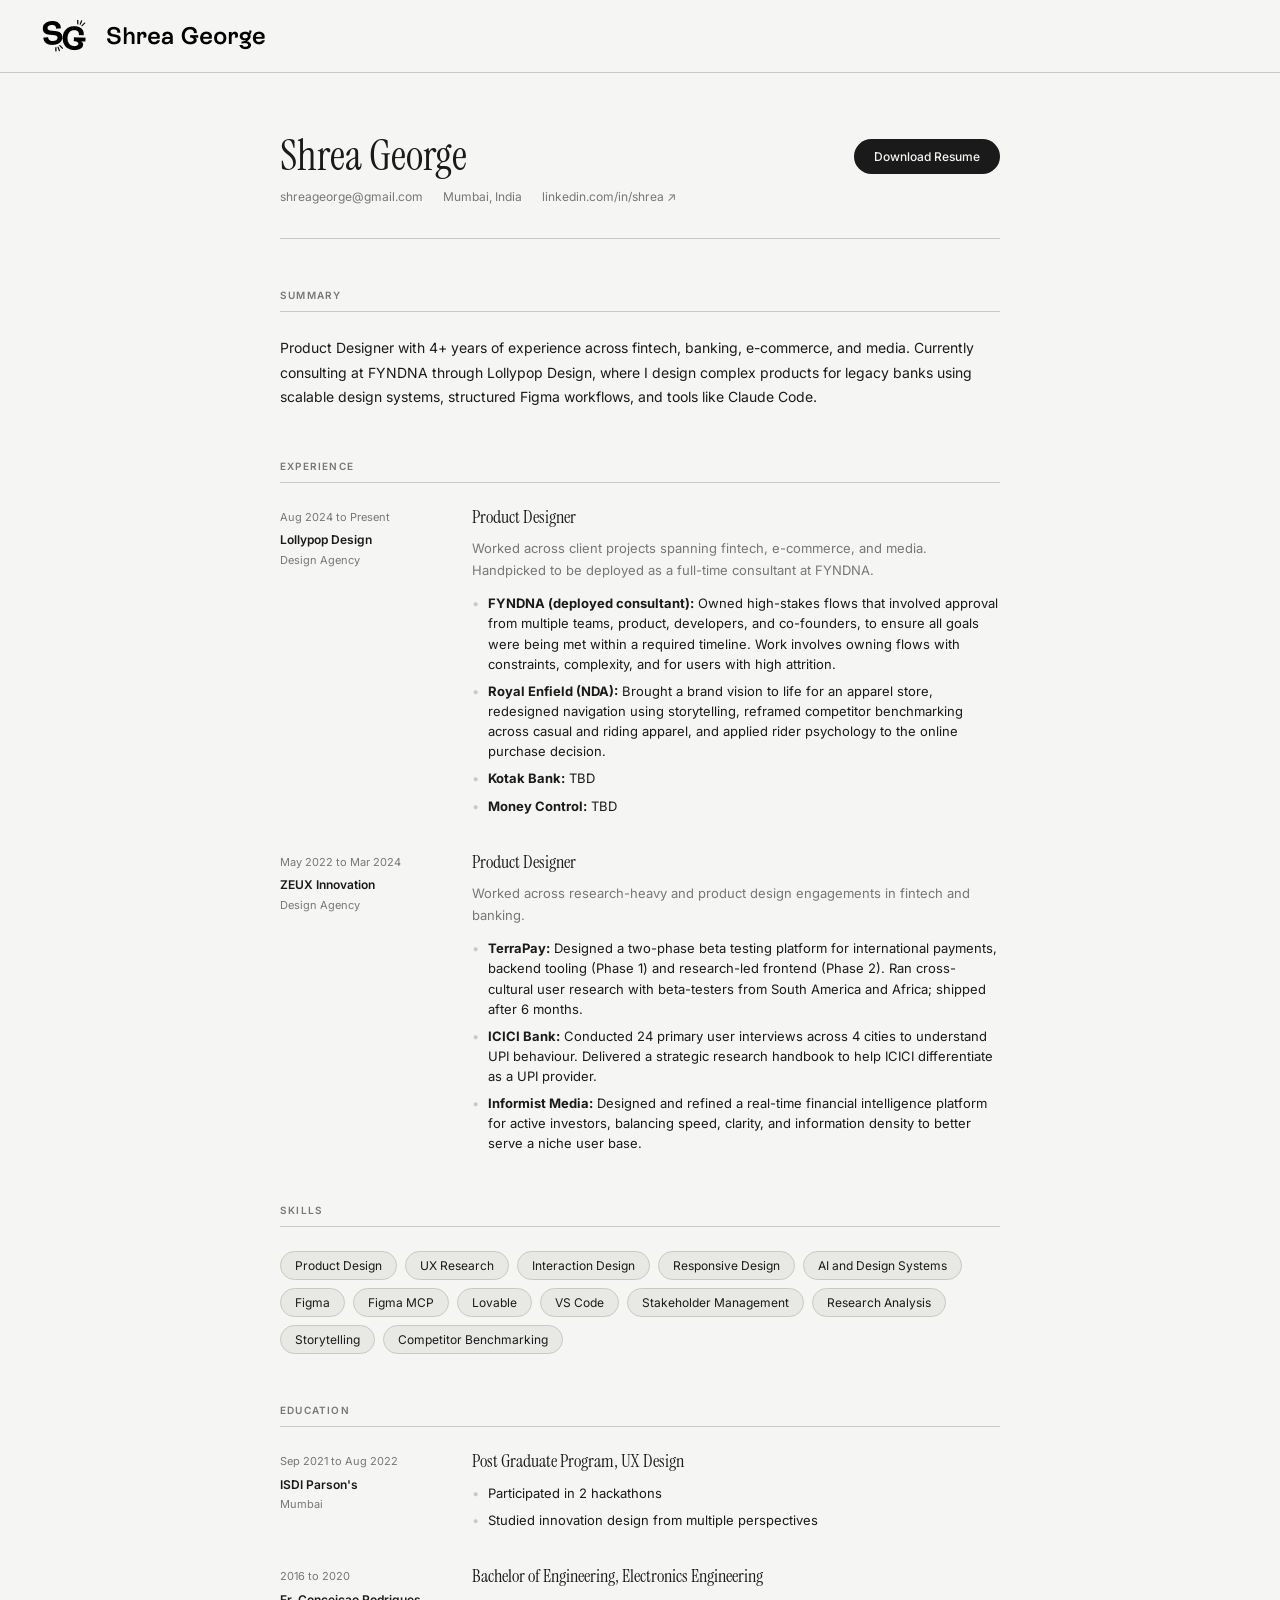
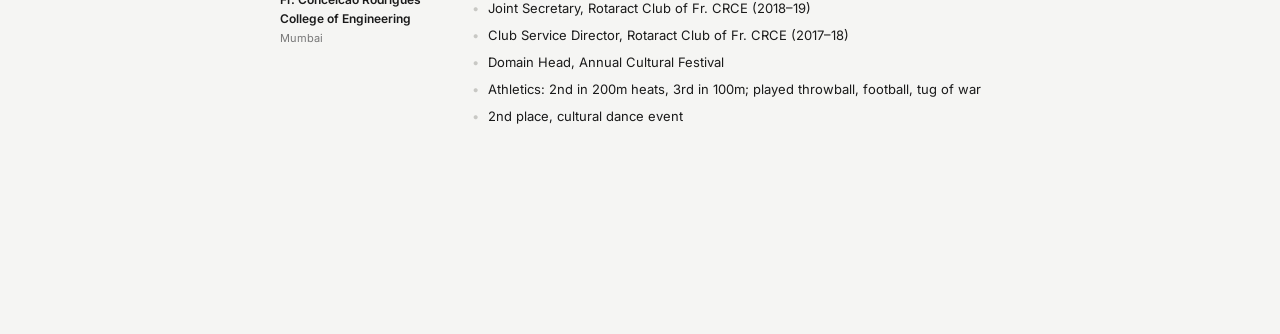
<file: resume.html>
<!DOCTYPE html>
<html lang="en">
<head>
  <meta charset="UTF-8">
  <meta name="viewport" content="width=device-width, initial-scale=1.0">
  <title>Shrea George, Resume</title>
  <link rel="preconnect" href="https://fonts.googleapis.com">
  <link rel="preconnect" href="https://fonts.gstatic.com" crossorigin>
  <link href="https://fonts.googleapis.com/css2?family=Instrument+Serif:ital@0;1&family=Inter:wght@300;400;500;600&display=swap" rel="stylesheet">
  <style>
    *, *::before, *::after { box-sizing: border-box; margin: 0; padding: 0; }

    :root {
      --bg: #f5f5f3;
      --surface: #e8e8e5;
      --border: #c8c8c4;
      --text: #1a1a1a;
      --muted: #777;
      --serif: 'Instrument Serif', serif;
      --sans: 'Inter', sans-serif;
    }

    body {
      background: var(--bg);
      color: var(--text);
      font-family: var(--sans);
      font-size: 14px;
      line-height: 1.6;
    }

    /* ── NAV ── */
    nav {
      display: flex;
      align-items: center;
      justify-content: space-between;
      padding: 20px 40px;
      border-bottom: 1px solid var(--border);
      position: sticky;
      top: 0;
      background: var(--bg);
      z-index: 100;
    }

    .nav-logo {
      display: inline-flex;
      align-items: center;
      text-decoration: none;
    }

    .nav-logo img {
      height: 32px;
      width: auto;
      display: block;
      filter: brightness(0);
    }

    .nav-links {
      display: flex;
      gap: 32px;
      align-items: center;
    }

    .nav-link {
      font-size: 13px;
      color: var(--muted);
      text-decoration: none;
    }

    /* ── RESUME WRAPPER ── */
    .resume {
      max-width: 800px;
      margin: 60px auto;
      padding: 0 40px 100px;
    }

    /* ── HEADER ── */
    .resume-header {
      display: flex;
      justify-content: space-between;
      align-items: flex-start;
      padding-bottom: 32px;
      border-bottom: 1px solid var(--border);
      margin-bottom: 48px;
      gap: 24px;
    }

    .resume-name {
      font-family: var(--serif);
      font-size: 42px;
      font-weight: 400;
      line-height: 1.1;
      margin-bottom: 8px;
    }

    .resume-title {
      font-size: 14px;
      color: var(--muted);
    }

    .resume-contact {
      text-align: right;
      display: flex;
      flex-direction: column;
      gap: 6px;
      padding-top: 6px;
    }

    .resume-contact a,
    .resume-contact span {
      font-size: 12px;
      color: var(--muted);
      text-decoration: none;
    }

    /* ── SECTION ── */
    .resume-section {
      margin-bottom: 48px;
    }

    .resume-section-title {
      font-size: 10px;
      font-weight: 600;
      letter-spacing: 0.12em;
      text-transform: uppercase;
      color: var(--muted);
      margin-bottom: 24px;
      padding-bottom: 8px;
      border-bottom: 1px solid var(--border);
    }

    /* ── EXPERIENCE ENTRY ── */
    .exp-entry {
      display: grid;
      grid-template-columns: 160px 1fr;
      gap: 32px;
      margin-bottom: 36px;
    }

    .exp-entry:last-child { margin-bottom: 0; }

    .exp-meta {
      padding-top: 2px;
    }

    .exp-date {
      font-size: 11px;
      color: var(--muted);
      margin-bottom: 4px;
    }

    .exp-company {
      font-size: 12px;
      font-weight: 600;
      color: var(--text);
      margin-bottom: 2px;
    }

    .exp-location {
      font-size: 11px;
      color: var(--muted);
    }

    .exp-body {}

    .exp-role {
      font-family: var(--serif);
      font-size: 18px;
      font-weight: 400;
      margin-bottom: 10px;
      line-height: 1.2;
    }

    .exp-desc {
      font-size: 13px;
      color: var(--muted);
      margin-bottom: 12px;
      line-height: 1.65;
    }

    .exp-bullets {
      list-style: none;
      display: flex;
      flex-direction: column;
      gap: 7px;
    }

    .exp-bullets li {
      font-size: 13px;
      color: var(--text);
      padding-left: 16px;
      position: relative;
      line-height: 1.55;
    }

    .exp-bullets li::before {
      content: '•';
      position: absolute;
      left: 0;
      color: var(--border);
    }

    /* ── CLIENTS / SKILLS ── */
    .tag-list {
      display: flex;
      flex-wrap: wrap;
      gap: 8px;
    }

    .tag {
      background: var(--surface);
      border: 1px solid var(--border);
      border-radius: 100px;
      padding: 4px 14px;
      font-size: 12px;
      color: var(--text);
    }

    /* ── PRINT ── */
    .btn-print {
      display: inline-flex;
      align-items: center;
      gap: 6px;
      background: var(--text);
      color: var(--bg);
      padding: 10px 20px;
      border-radius: 100px;
      font-size: 12px;
      font-weight: 500;
      text-decoration: none;
      border: none;
      cursor: pointer;
      font-family: var(--sans);
    }

    @media print {
      @page {
        size: A4;
        margin: 10mm 12mm;
      }
      nav, .btn-print { display: none !important; }
      body { background: white; font-size: 10px; line-height: 1.45; }
      .resume { margin: 0; padding: 0; max-width: 100%; }
      .resume-name { font-size: 24px; margin-bottom: 4px; }
      .resume-header { padding-bottom: 10px; margin-bottom: 16px; }
      .resume-section { margin-bottom: 14px; }
      .resume-section-title { margin-bottom: 6px; font-size: 9px; }
      .exp-entry { margin-bottom: 10px; gap: 16px; }
      .exp-role { font-size: 13px; margin-bottom: 4px; }
      .exp-desc { font-size: 10px; margin-bottom: 4px; line-height: 1.4; }
      .exp-bullets { gap: 4px; }
      .exp-bullets li { font-size: 10px; line-height: 1.4; }
      .tag { font-size: 9px; padding: 1px 8px; }
      .tag-list { gap: 5px; }
      .exp-meta { min-width: 120px; }
      .exp-date { font-size: 9px; }
      .exp-company { font-size: 10px; }
      .exp-location { font-size: 9px; }
      a { color: inherit; text-decoration: none; }
      hr { margin: 8px 0; }
      .resume-section p[style] { font-size: 10px !important; line-height: 1.5 !important; }
    }

    @media (max-width: 600px) {
      nav { padding: 16px 20px; }
      .resume { padding: 0 20px 80px; margin: 32px auto; }
      .resume-header { flex-direction: column; }
      .resume-contact { text-align: left; }
      .exp-entry { grid-template-columns: 1fr; gap: 4px; }
      .exp-meta { display: flex; gap: 12px; flex-wrap: wrap; align-items: center; }
      .exp-date::after { content: '·'; margin-left: 12px; }
    }
  </style>
</head>
<body>

  <nav>
    <a href="index.html" class="nav-logo"><img src="logo-sg.png" alt="Shrea George"></a>
  </nav>

  <main class="resume">

    <!-- HEADER -->
    <header class="resume-header">
      <div>
        <h1 class="resume-name">Shrea George</h1>
        <div style="display:flex; gap:20px; flex-wrap:wrap; margin-top:8px;">
          <a href="mailto:shreageorge@gmail.com" style="font-size:12px; color:var(--muted); text-decoration:none;">shreageorge@gmail.com</a>
          <span style="font-size:12px; color:var(--muted);">Mumbai, India</span>
          <a href="https://www.linkedin.com/in/shrea" target="_blank" style="font-size:12px; color:var(--muted); text-decoration:none;">linkedin.com/in/shrea ↗</a>
        </div>
      </div>
      <div style="display:flex; align-items:flex-start; padding-top:6px;">
        <button class="btn-print" onclick="window.print()">Download Resume</button>
      </div>
    </header>

    <!-- SUMMARY -->
    <section class="resume-section">
      <p class="resume-section-title">Summary</p>
      <p style="font-size:14px; line-height:1.75; max-width:100%;">
        Product Designer with 4+ years of experience across fintech, banking, e-commerce, and media. Currently consulting at FYNDNA through Lollypop Design, where I design complex products for legacy banks using scalable design systems, structured Figma workflows, and tools like Claude Code.
      </p>
    </section>

    <!-- EXPERIENCE -->
    <section class="resume-section">
      <p class="resume-section-title">Experience</p>

      <!-- Lollypop Design -->
      <div class="exp-entry">
        <div class="exp-meta">
          <p class="exp-date">Aug 2024 to Present</p>
          <p class="exp-company">Lollypop Design</p>
          <p class="exp-location">Design Agency</p>
        </div>
        <div class="exp-body">
          <h3 class="exp-role">Product Designer</h3>
          <p class="exp-desc">Worked across client projects spanning fintech, e-commerce, and media. Handpicked to be deployed as a full-time consultant at FYNDNA.</p>
          <ul class="exp-bullets">
            <li><strong>FYNDNA (deployed consultant):</strong> Owned high-stakes flows that involved approval from multiple teams, product, developers, and co-founders, to ensure all goals were being met within a required timeline. Work involves owning flows with constraints, complexity, and for users with high attrition.</li>
            <li><strong>Royal Enfield (NDA):</strong> Brought a brand vision to life for an apparel store, redesigned navigation using storytelling, reframed competitor benchmarking across casual and riding apparel, and applied rider psychology to the online purchase decision.</li>
            <li><strong>Kotak Bank:</strong> TBD</li>
            <li><strong>Money Control:</strong> TBD</li>
          </ul>
        </div>
      </div>

      <!-- ZEUX Innovation -->
      <div class="exp-entry">
        <div class="exp-meta">
          <p class="exp-date">May 2022 to Mar 2024</p>
          <p class="exp-company">ZEUX Innovation</p>
          <p class="exp-location">Design Agency</p>
        </div>
        <div class="exp-body">
          <h3 class="exp-role">Product Designer</h3>
          <p class="exp-desc">Worked across research-heavy and product design engagements in fintech and banking.</p>
          <ul class="exp-bullets">
            <li><strong>TerraPay:</strong> Designed a two-phase beta testing platform for international payments, backend tooling (Phase 1) and research-led frontend (Phase 2). Ran cross-cultural user research with beta-testers from South America and Africa; shipped after 6 months.</li>
            <li><strong>ICICI Bank:</strong> Conducted 24 primary user interviews across 4 cities to understand UPI behaviour. Delivered a strategic research handbook to help ICICI differentiate as a UPI provider.</li>
            <li><strong>Informist Media:</strong> Designed and refined a real-time financial intelligence platform for active investors, balancing speed, clarity, and information density to better serve a niche user base.</li>
          </ul>
        </div>
      </div>

    </section>

    <!-- SKILLS -->
    <section class="resume-section">
      <p class="resume-section-title">Skills</p>
      <div class="tag-list">
        <span class="tag">Product Design</span>
        <span class="tag">UX Research</span>
        <span class="tag">Interaction Design</span>
        <span class="tag">Responsive Design</span>
        <span class="tag">AI and Design Systems</span>
        <span class="tag">Figma</span>
        <span class="tag">Figma MCP</span>
        <span class="tag">Lovable</span>
        <span class="tag">VS Code</span>
        <span class="tag">Stakeholder Management</span>
        <span class="tag">Research Analysis</span>
        <span class="tag">Storytelling</span>
        <span class="tag">Competitor Benchmarking</span>
      </div>
    </section>

    <!-- EDUCATION -->
    <section class="resume-section">
      <p class="resume-section-title">Education</p>

      <div class="exp-entry">
        <div class="exp-meta">
          <p class="exp-date">Sep 2021 to Aug 2022</p>
          <p class="exp-company">ISDI Parson's</p>
          <p class="exp-location">Mumbai</p>
        </div>
        <div class="exp-body">
          <h3 class="exp-role">Post Graduate Program, UX Design</h3>
          <ul class="exp-bullets">
            <li>Participated in 2 hackathons</li>
            <li>Studied innovation design from multiple perspectives</li>
          </ul>
        </div>
      </div>

      <div class="exp-entry">
        <div class="exp-meta">
          <p class="exp-date">2016 to 2020</p>
          <p class="exp-company">Fr. Conceicao Rodrigues College of Engineering</p>
          <p class="exp-location">Mumbai</p>
        </div>
        <div class="exp-body">
          <h3 class="exp-role">Bachelor of Engineering, Electronics Engineering</h3>
          <ul class="exp-bullets">
            <li>Joint Secretary, Rotaract Club of Fr. CRCE (2018–19)</li>
            <li>Club Service Director, Rotaract Club of Fr. CRCE (2017–18)</li>
            <li>Domain Head, Annual Cultural Festival</li>
            <li>Athletics: 2nd in 200m heats, 3rd in 100m; played throwball, football, tug of war</li>
            <li>2nd place, cultural dance event</li>
          </ul>
        </div>
      </div>

    </section>

  </main>

</body>
</html>
</file>
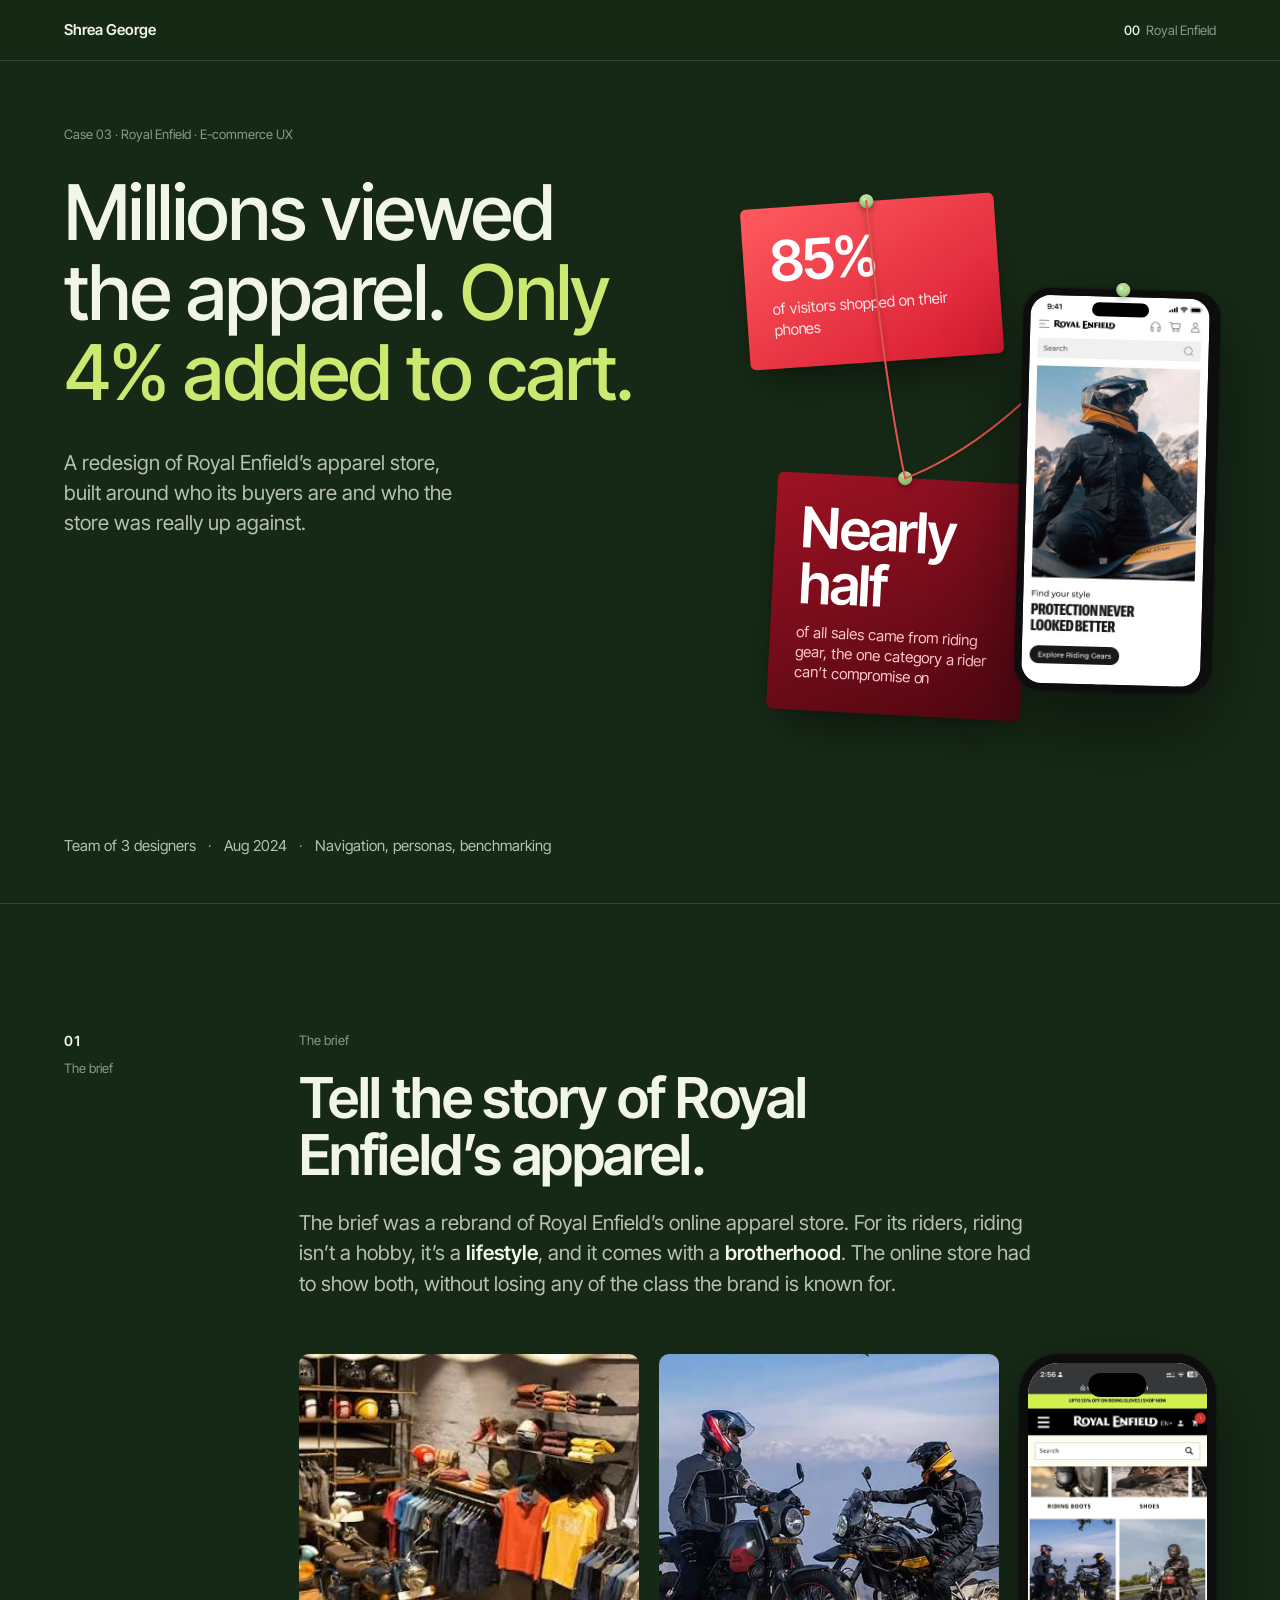
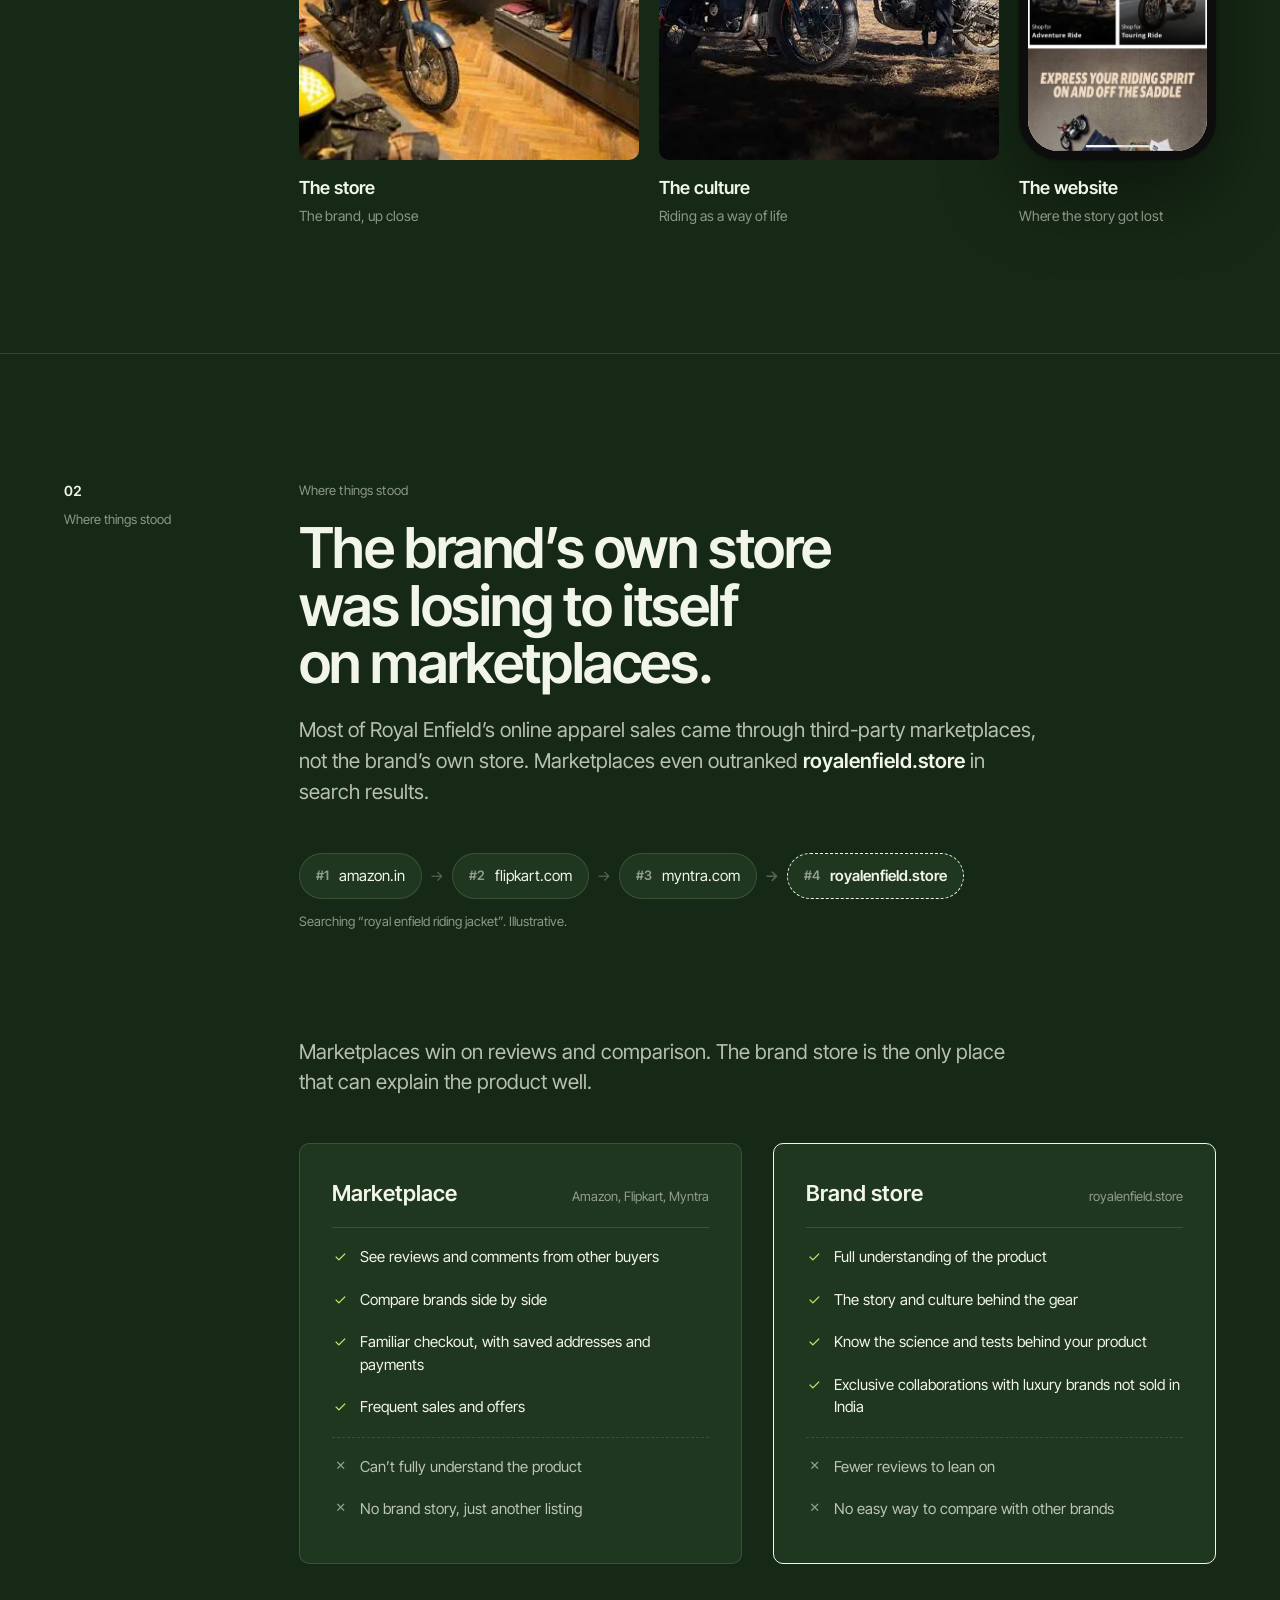
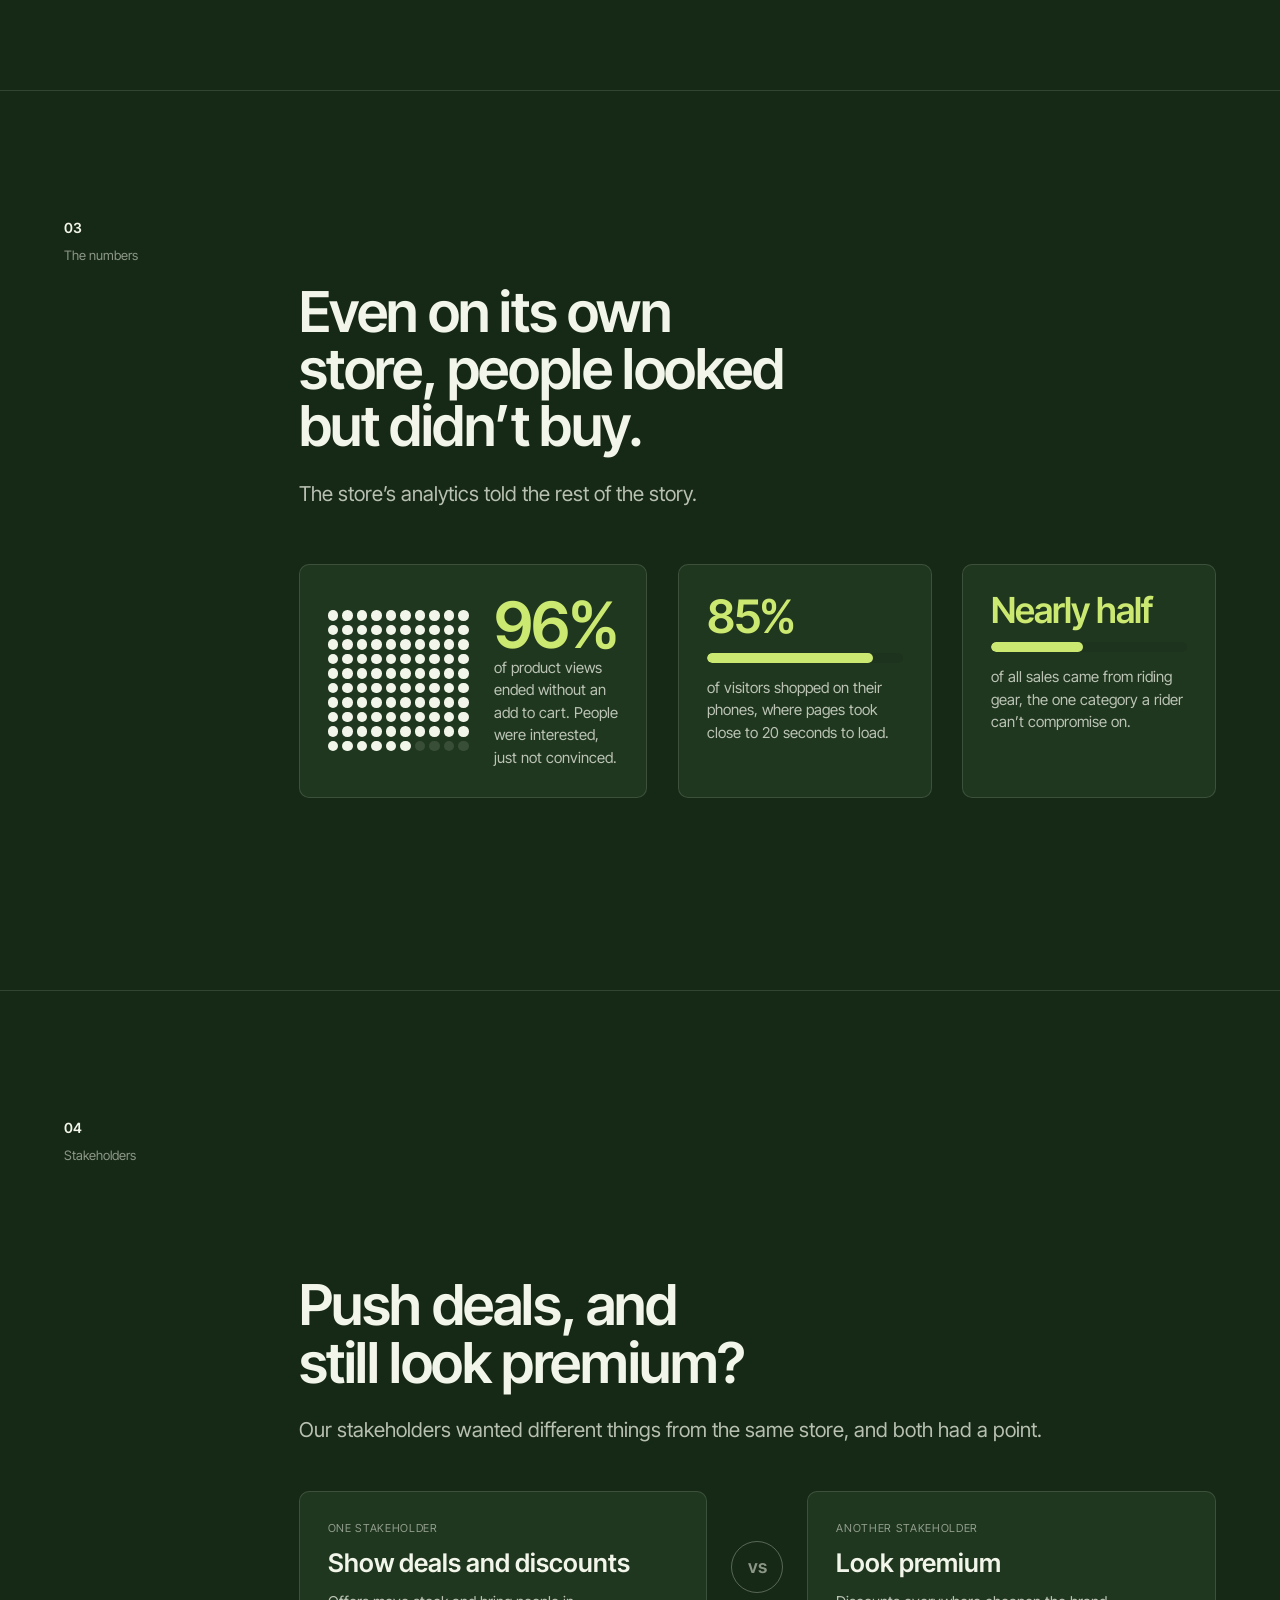
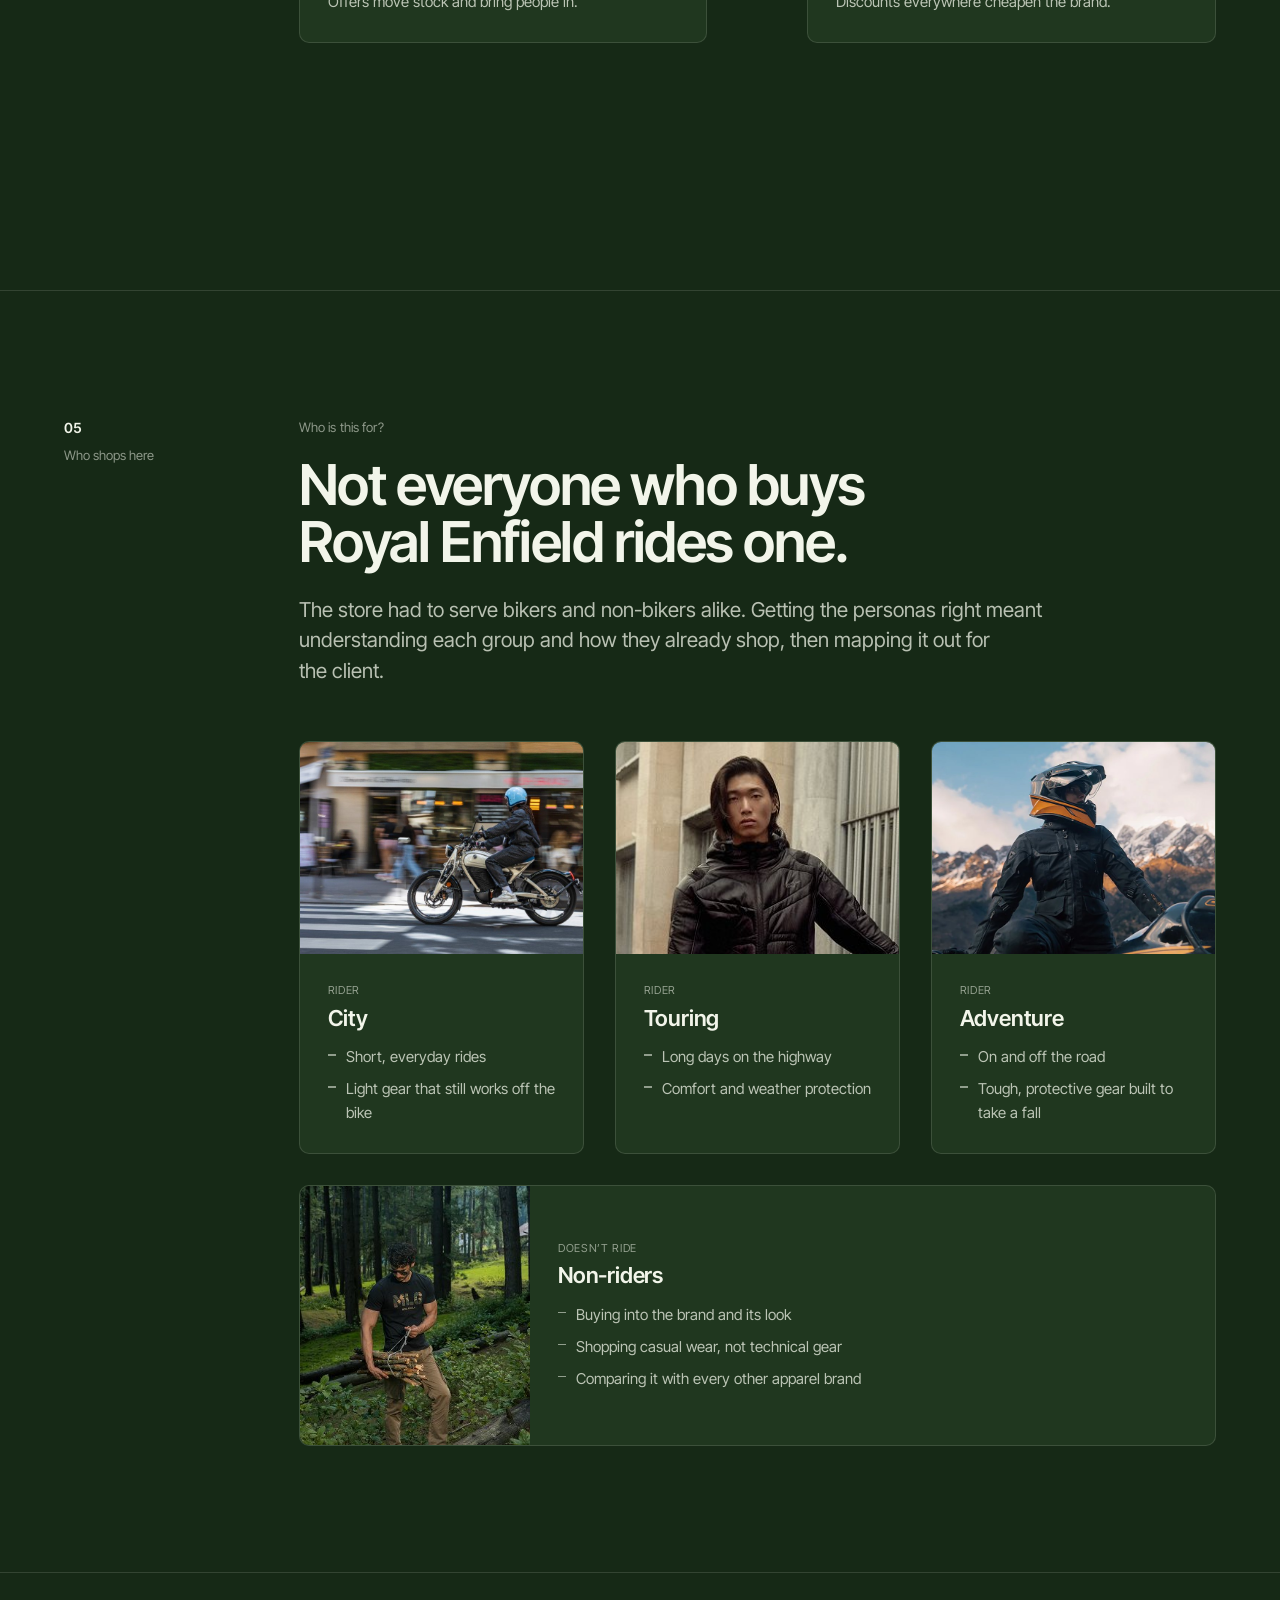
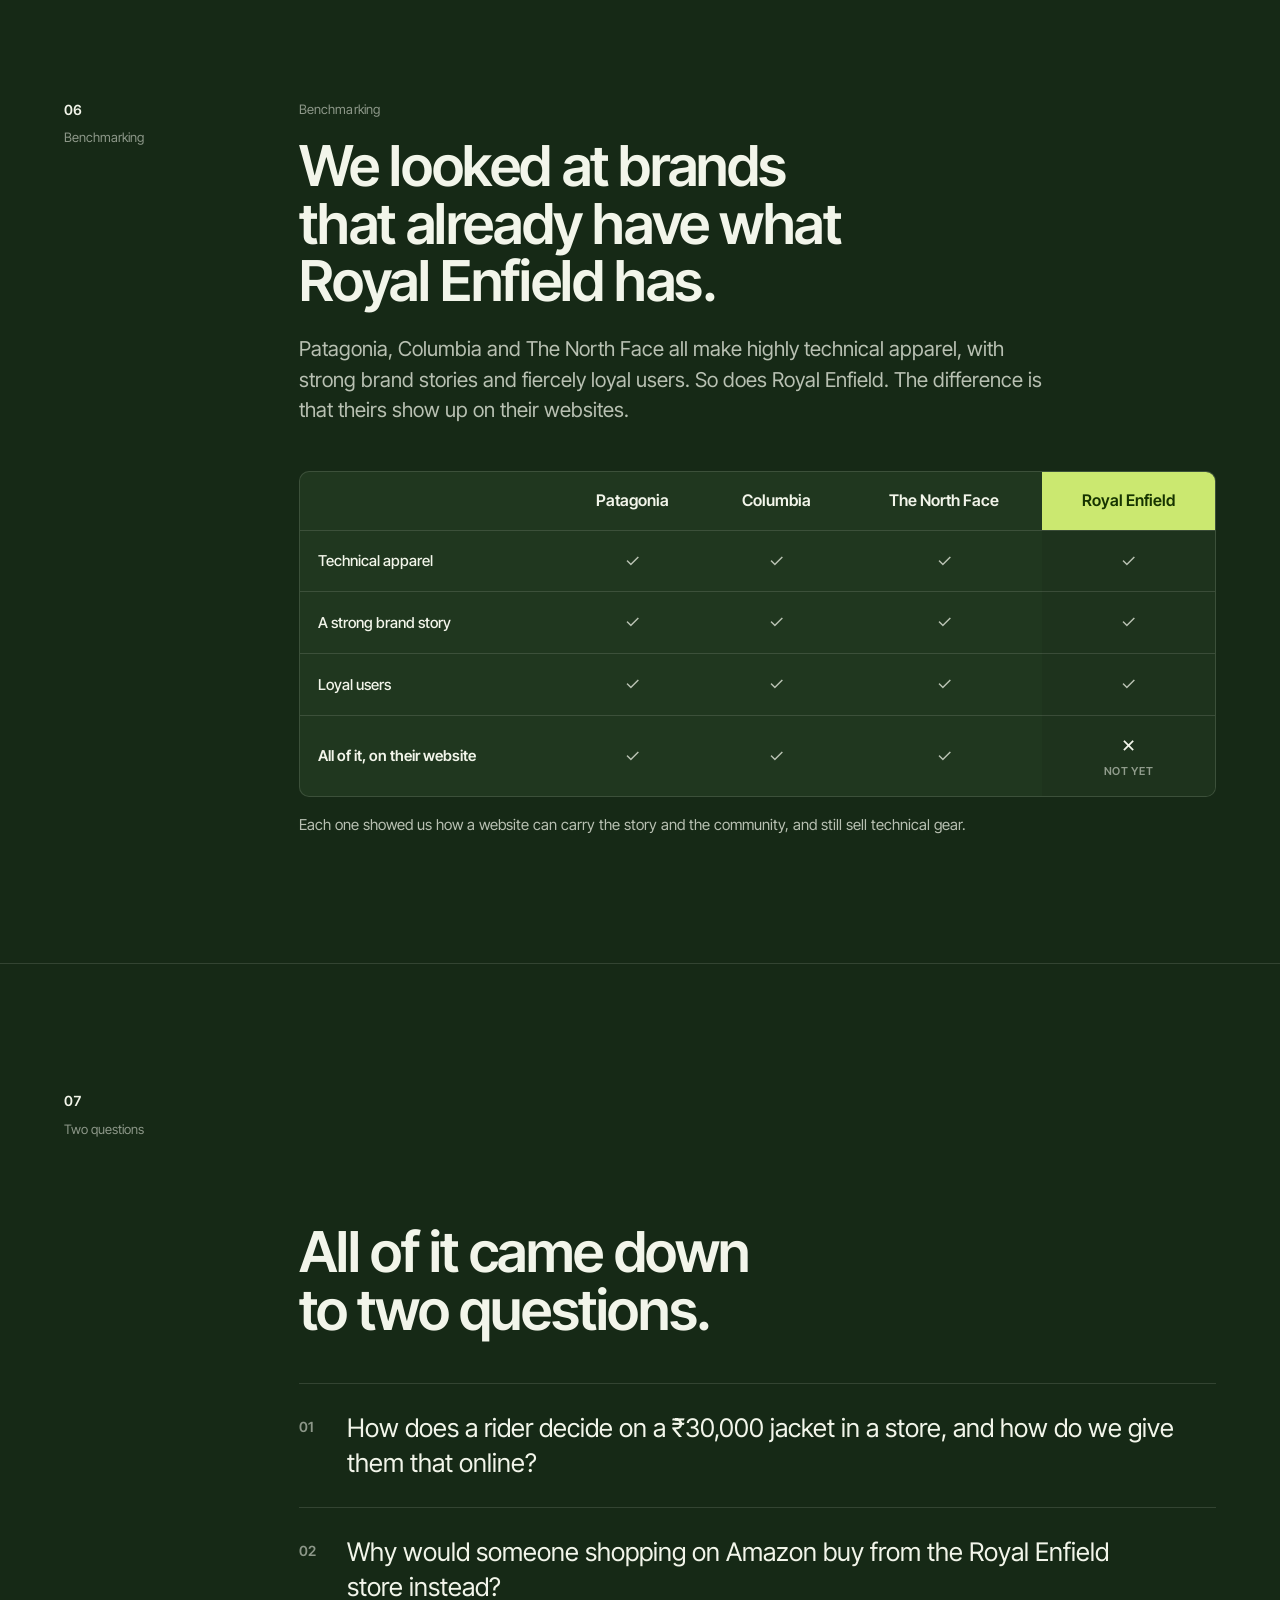
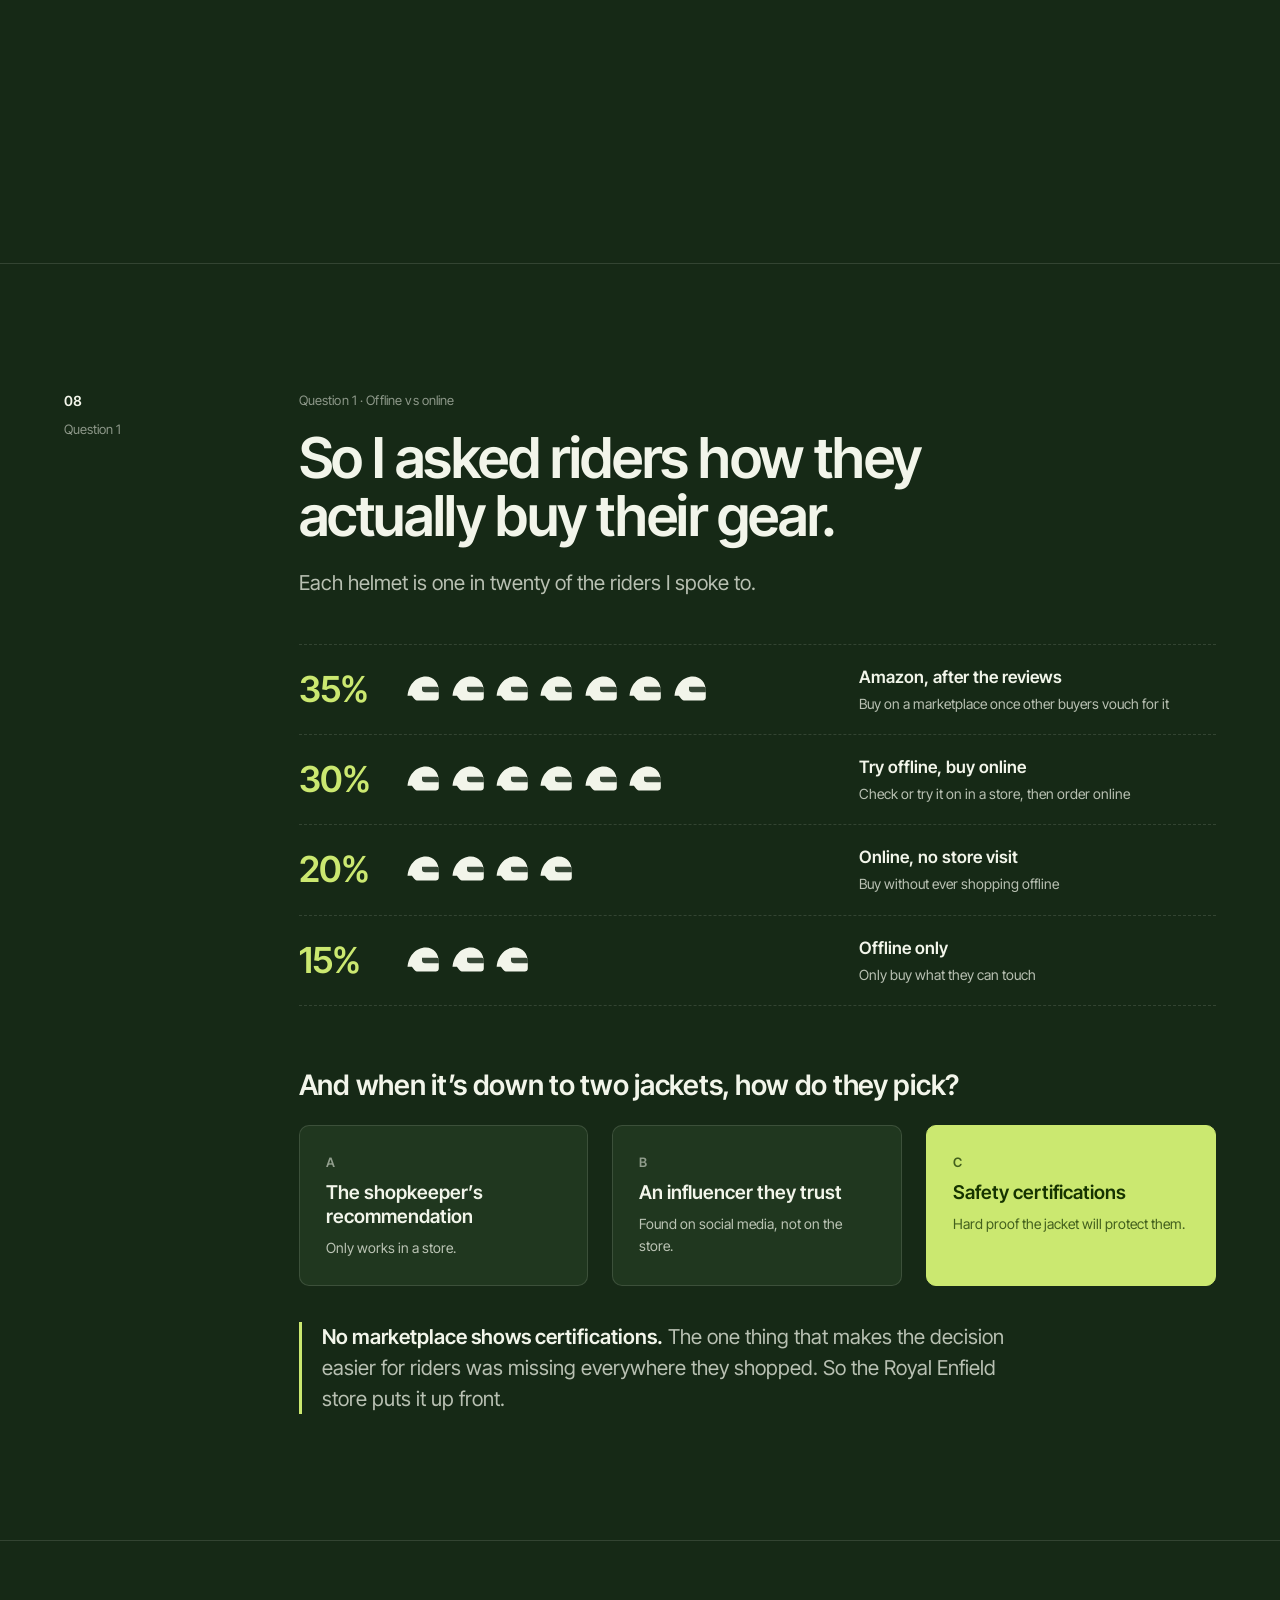
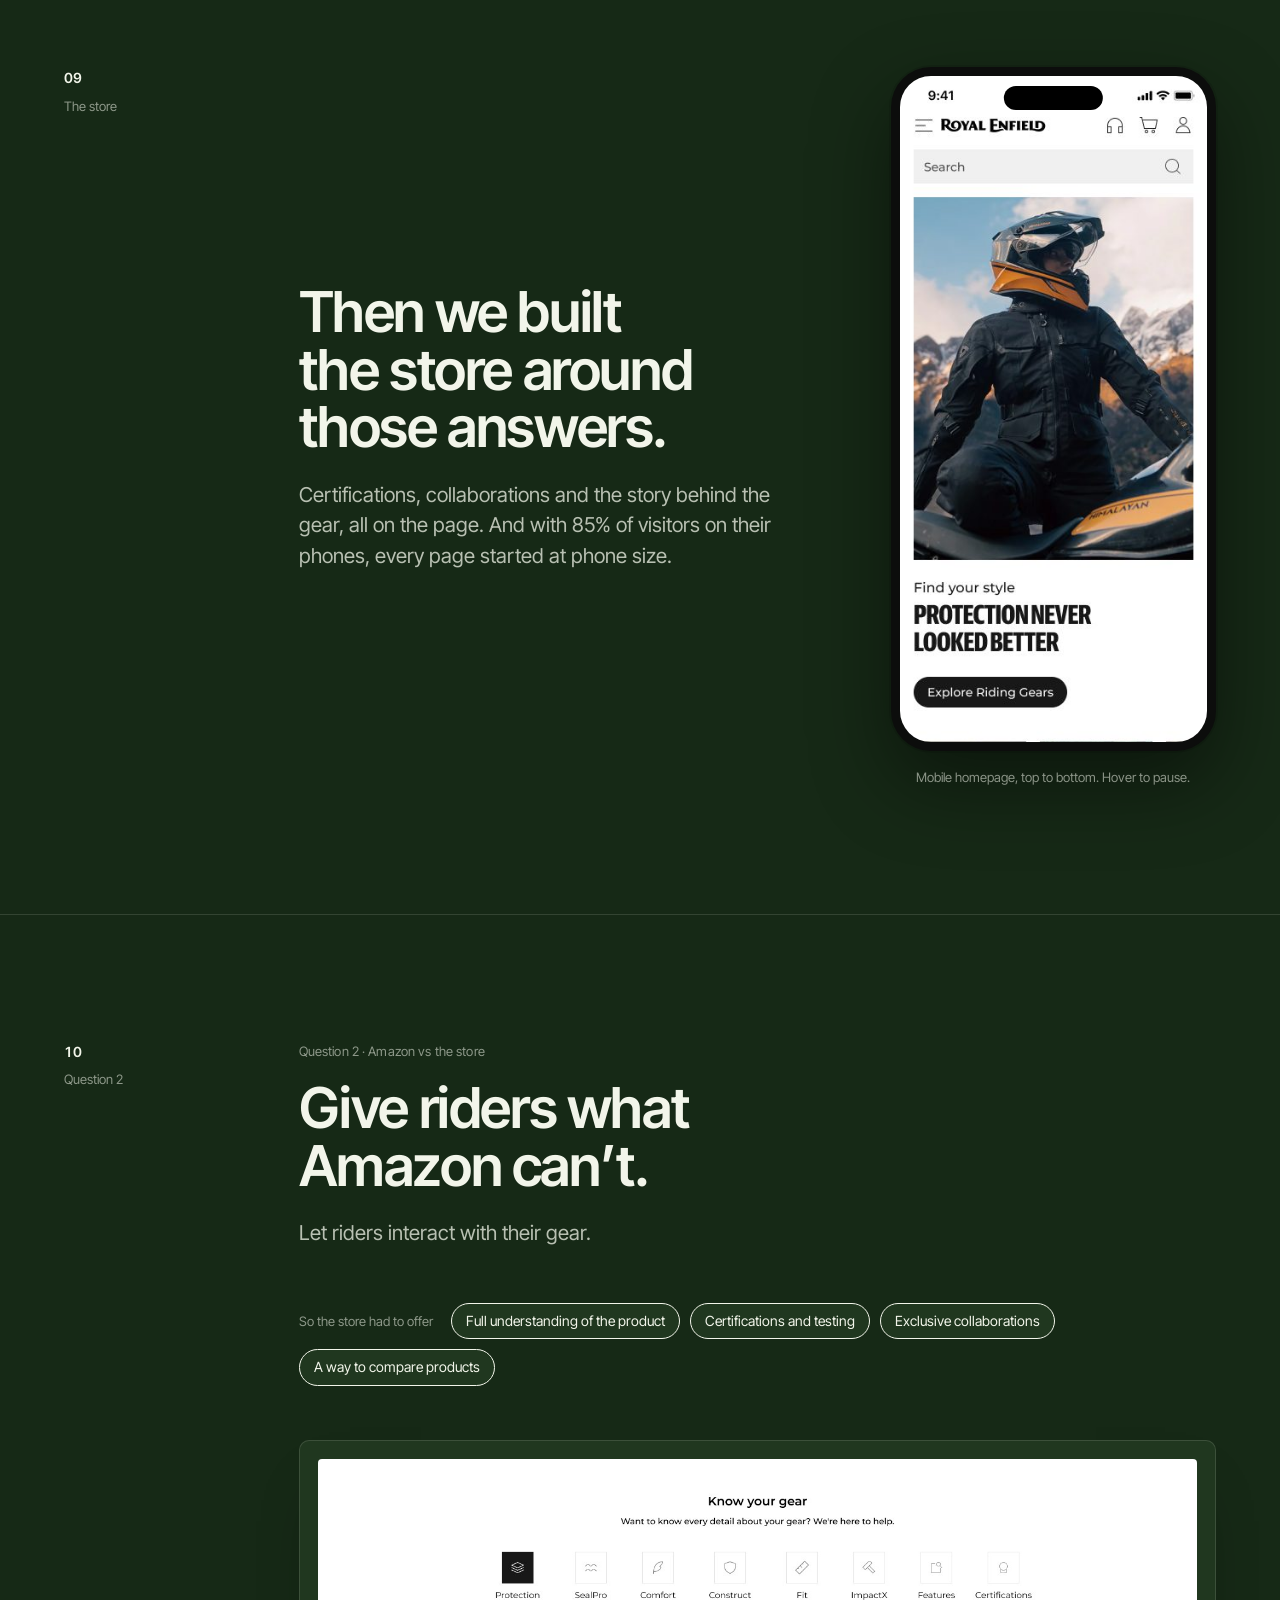
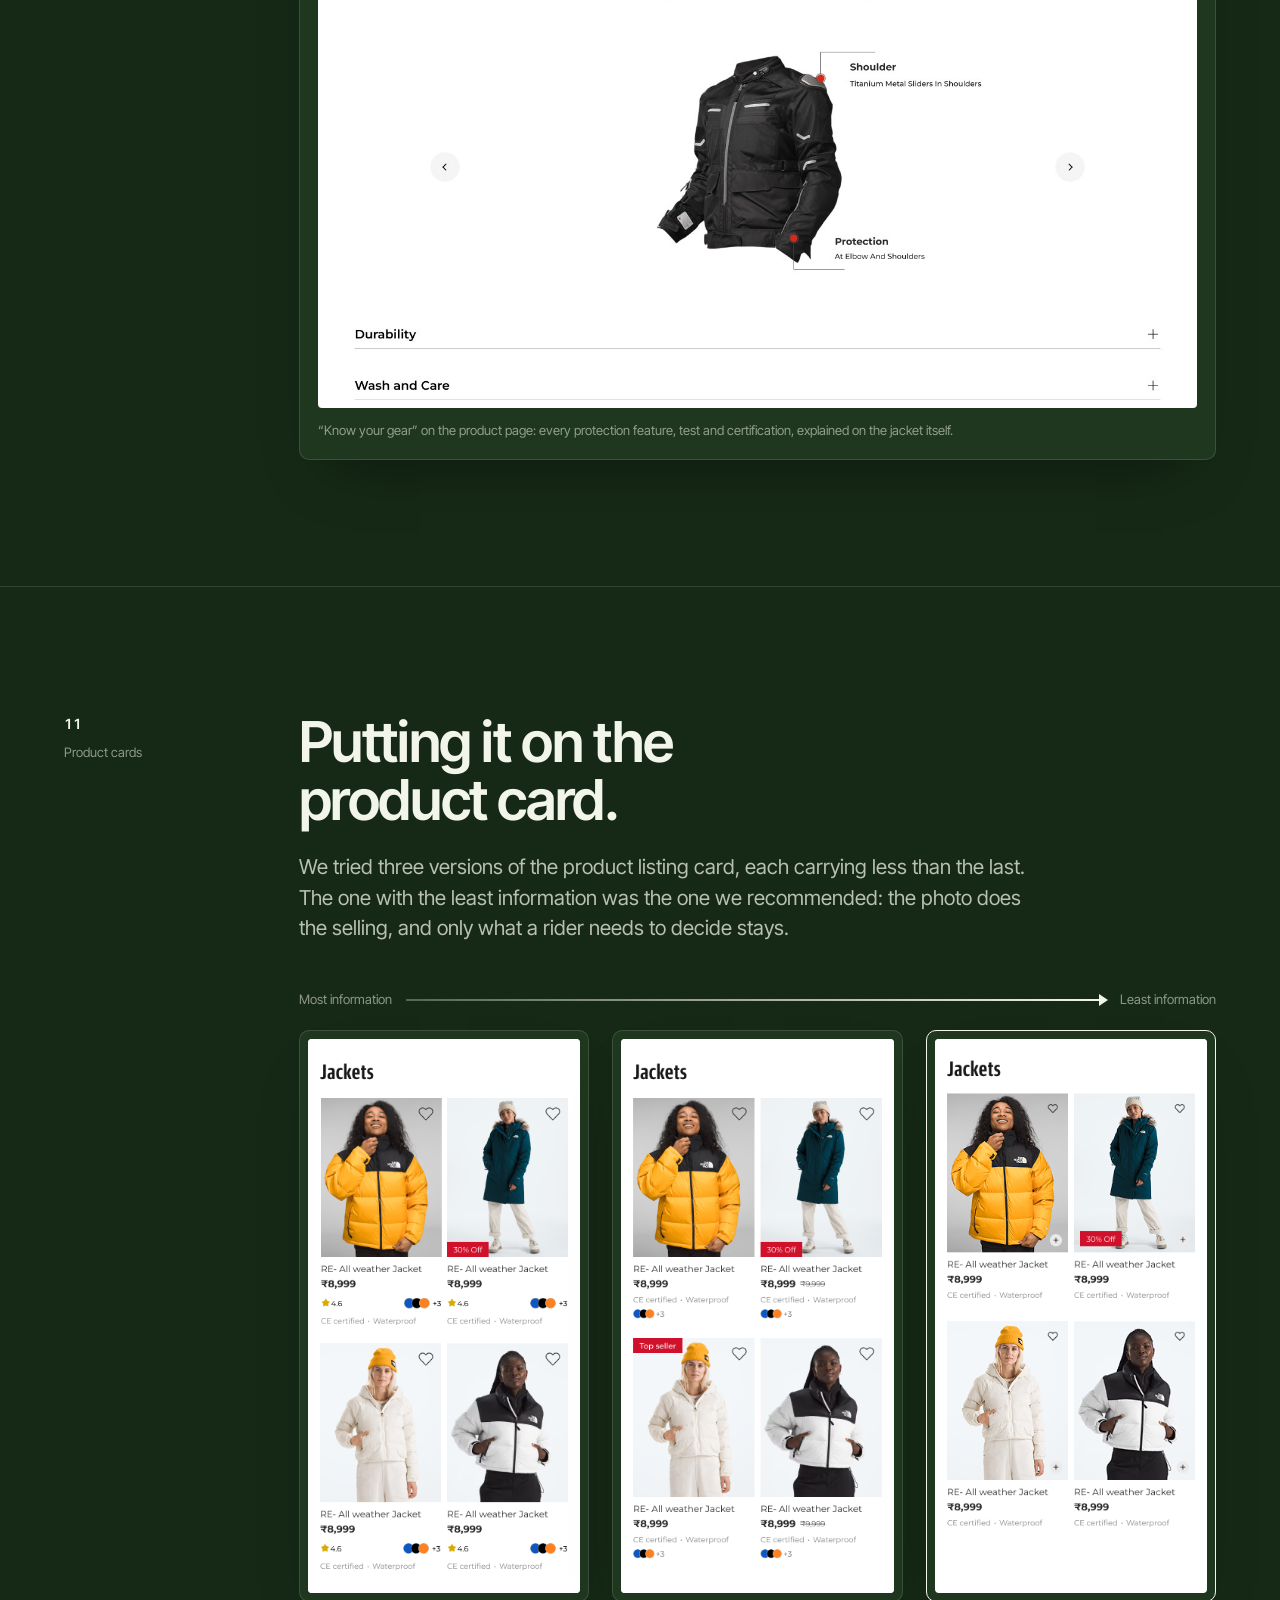
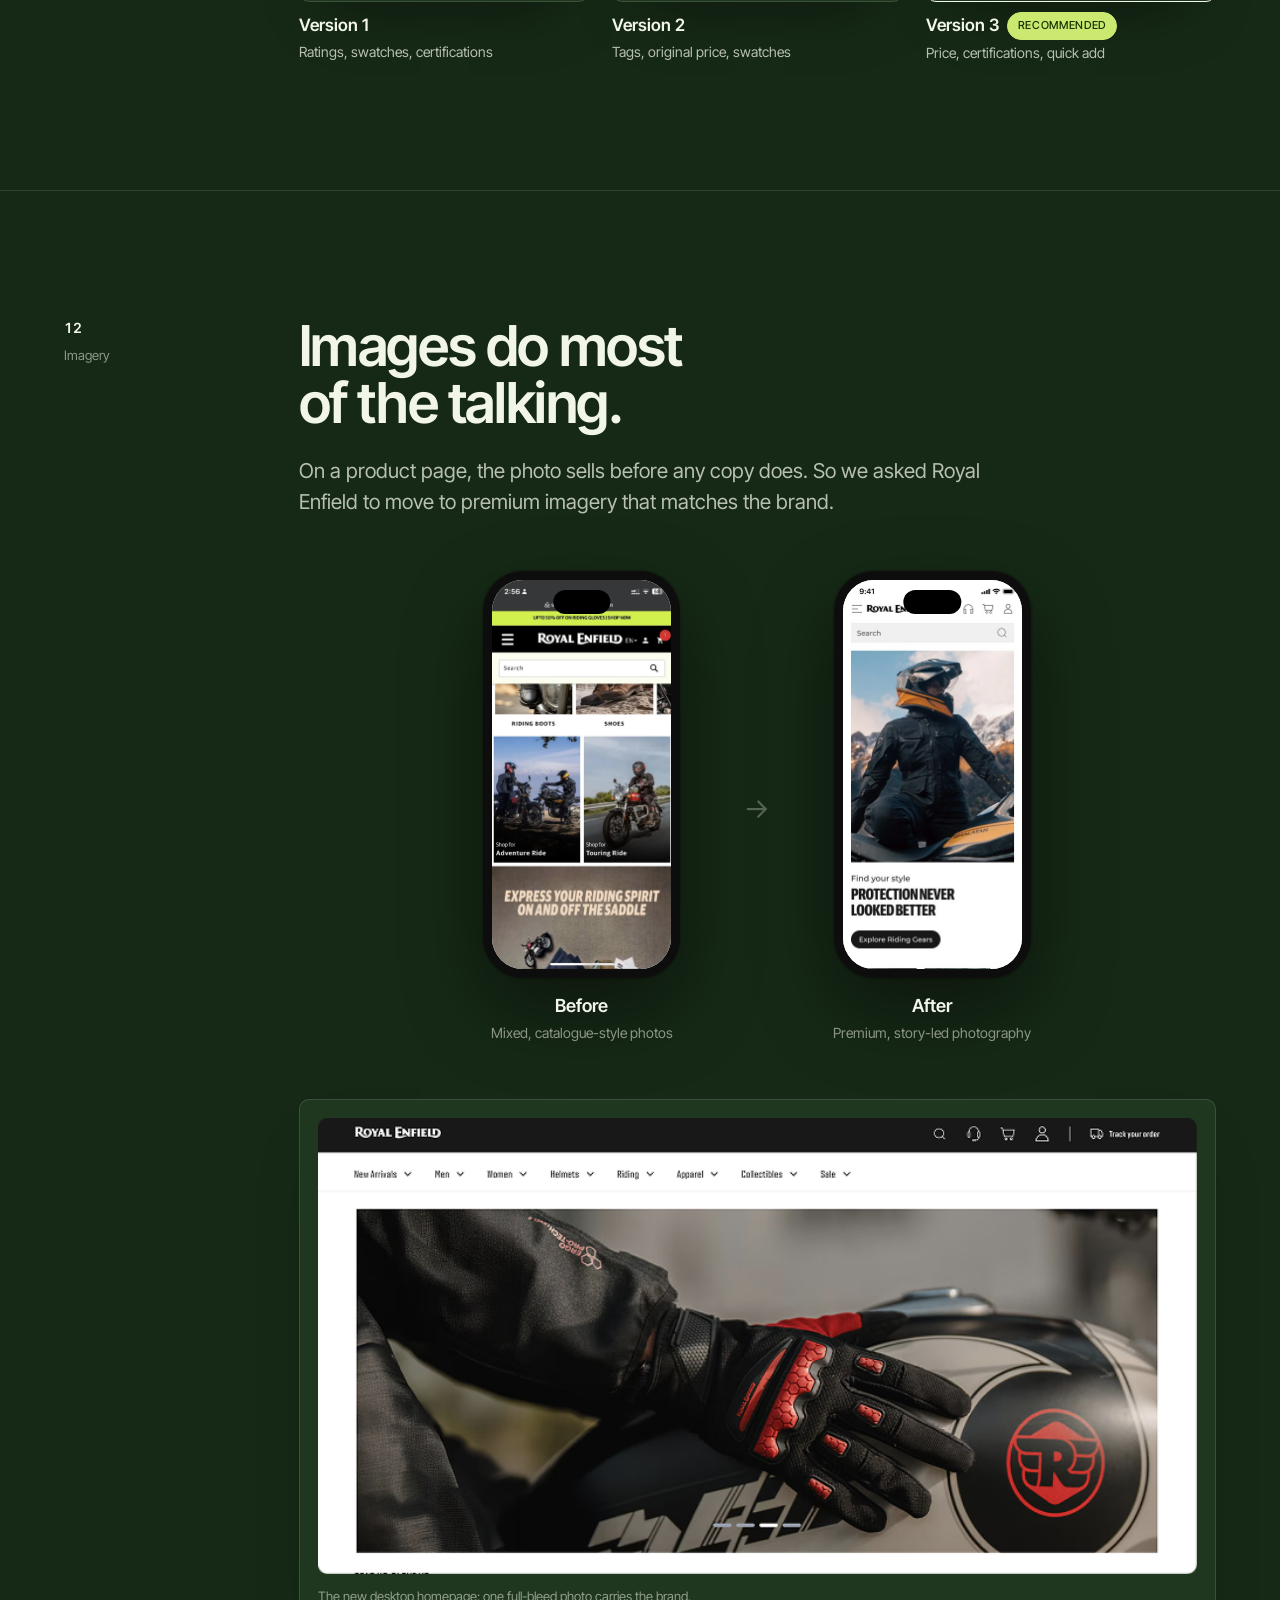
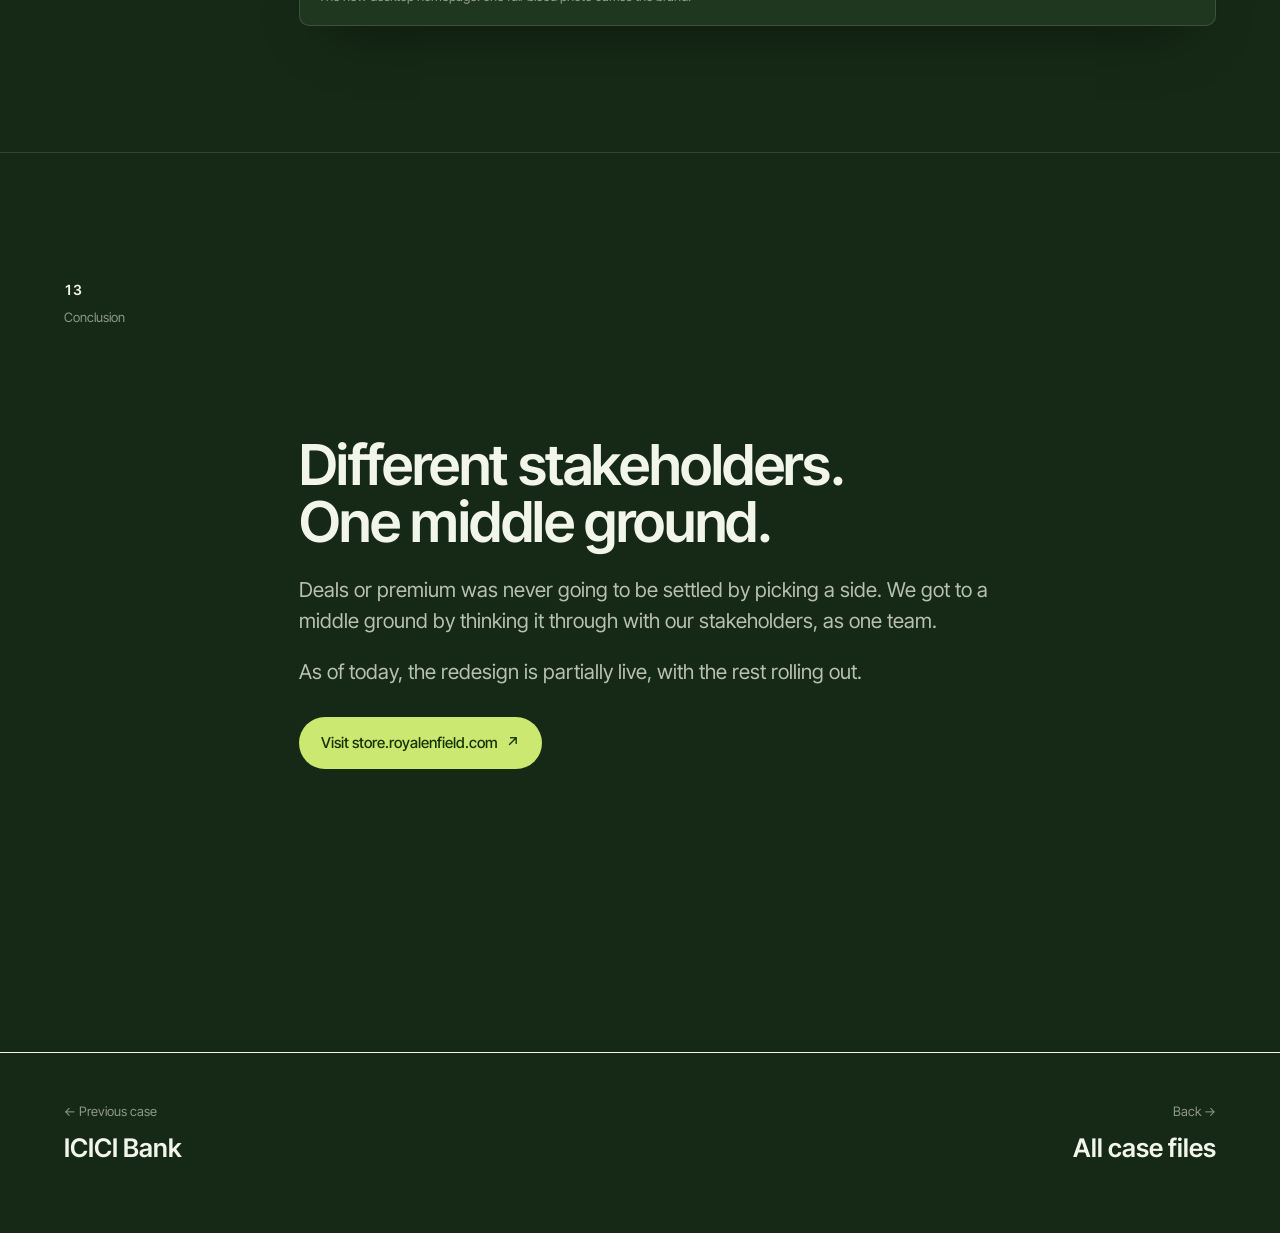
<file: royal-enfield.html>
<!DOCTYPE html>
<html lang="en">
<head>
  <meta charset="UTF-8">
  <meta name="viewport" content="width=device-width, initial-scale=1.0">
  <title>Royal Enfield Case Study &middot; Shrea George</title>
  <link rel="preconnect" href="https://fonts.googleapis.com">
  <link rel="preconnect" href="https://fonts.gstatic.com" crossorigin>
  <link href="https://fonts.googleapis.com/css2?family=Inter+Tight:wght@400;500;600;700&display=swap" rel="stylesheet">
  <link rel="stylesheet" href="case-study.css">
  <style>
    /* ══ Royal Enfield-only components, on the shared tokens ══ */

    /* 01 — photo strip: three frames, the middle one taller */
    .strip { display: grid; grid-template-columns: 1fr 1.25fr 1fr; gap: clamp(12px, 1.6vw, 20px); align-items: center; margin-top: clamp(40px, 6vh, 64px); }
    .strip img { width: 100%; aspect-ratio: 4 / 5; object-fit: cover; border-radius: var(--radius); }
    .strip figure:nth-child(2) img { aspect-ratio: 3 / 4; }

    /* 01 — store, culture, website. The phone sets the row height; both photos
       stretch to match it, so all three tops, bottoms and labels line up. */
    .strip--vision { grid-template-columns: 1fr 1fr auto; align-items: stretch; }
    .strip--vision figure { display: flex; flex-direction: column; gap: 14px; min-height: 0; }
    .strip--vision figure:not(.strip-phone) img { flex: 1 1 0; min-height: 0; height: 100%; aspect-ratio: auto; }
    .strip-phone { align-items: center; }
    .strip .phone-screen img { aspect-ratio: auto; height: 100%; object-fit: cover; object-position: top; border-radius: 0; }
    .phone.phone--sm { --sw: clamp(170px, 14vw, 210px); }
    .strip-label { font-size: 14px; color: var(--ink-50); align-self: stretch; }
    .strip-label b { display: block; font-family: var(--display); font-weight: 600; font-size: 18px; color: var(--ink); margin-bottom: 2px; }

    /* 02 — search ranking as one row: marketplaces first, the store last */
    .ranks { list-style: none; display: flex; flex-wrap: wrap; align-items: center; gap: 10px 30px; margin-top: clamp(32px, 5vh, 48px); }
    .ranks li { position: relative; display: inline-flex; align-items: center; gap: 10px; padding: 10px 16px; border: 1px solid var(--rule); border-radius: 999px; background: var(--card); font-size: 15px; opacity: 0; transform: translateY(8px); transition: opacity 0.5s var(--ease), transform 0.5s var(--ease); transition-delay: calc(0.2s + var(--i) * 0.15s); }
    .ranks li + li::before { content: '\2192'; position: absolute; left: -23px; color: var(--ink-30); }
    .ranks li span { font-family: var(--display); font-weight: 600; font-size: 13px; color: var(--ink-50); }
    .ranks .is-store { border: 1.5px dashed var(--ink); font-weight: 600; }
    .ranks.in li { opacity: 1; transform: none; }
    h3.then { margin-top: clamp(48px, 7vh, 72px); }
    h3.then + .lead { margin-top: 10px; }

    /* 04 — marketplace vs store: pros then cons, the store side outlined */
    .tradeoffs { display: grid; grid-template-columns: 1fr 1fr; gap: clamp(16px, 2.4vw, 32px); margin-top: clamp(32px, 5vh, 48px); }
    .tradeoff { border: 1px solid var(--rule); border-radius: var(--radius); padding: clamp(20px, 2.6vw, 32px); background: var(--card); }
    .tradeoff.is-store { border: 1.5px solid var(--ink); }
    .tradeoff-head { display: flex; justify-content: space-between; align-items: baseline; gap: 12px; padding-bottom: 16px; margin-bottom: 8px; border-bottom: 1px solid var(--rule); }
    .tradeoff-head b { font-family: var(--display); font-weight: 600; font-size: 22px; }
    .tradeoff-head span { font-size: var(--t-small); color: var(--ink-50); }
    .tradeoff ul { list-style: none; display: flex; flex-direction: column; }
    .tradeoff li { font-size: 15px; line-height: 1.5; padding: 10px 0 10px 28px; position: relative; }
    .tradeoff li::before { position: absolute; left: 0; top: 10px; width: 18px; text-align: center; }
    .tradeoff .pro::before { content: '\2713'; color: var(--accent-ink); font-size: 15px; }
    .tradeoff .con { color: var(--ink-70); }
    .tradeoff .con::before { content: '\2715'; color: var(--ink-50); font-size: 13px; }
    .tradeoff .pro + .con { margin-top: 8px; border-top: 1px dashed var(--rule); padding-top: 18px; }
    .tradeoff .pro + .con::before { top: 18px; }

    /* 05 — a longer question than the other pages: smaller, and the answer reads as a lead */
    .chapter--question .brief-quote { font-size: clamp(34px, 4.4vw, 64px); max-width: 20ch; }
    .chapter--question .brief-cite { font-family: var(--display); font-size: var(--t-lead); line-height: 1.5; color: var(--ink-70); max-width: 52ch; margin-top: 32px; }

    /* 03 — the data: one lead figure as a 100-dot grid, two as meters */
    .figures { display: grid; grid-template-columns: 1.3fr 1fr 1fr; gap: clamp(16px, 2.4vw, 32px); margin-top: clamp(40px, 6vh, 64px); align-items: stretch; }
    .figure { border: 1px solid var(--rule); border-radius: var(--radius); padding: clamp(20px, 2.4vw, 28px); background: var(--card); display: flex; flex-direction: column; gap: 14px; }
    .figure-num { font-family: var(--display); font-weight: 600; font-size: clamp(36px, 3.6vw, 56px); line-height: 1; letter-spacing: -0.03em; color: var(--accent-ink); }
    .figure-cap { font-size: 15px; line-height: 1.5; color: var(--ink-70); text-wrap: pretty; }
    .figure-num--word { font-size: clamp(30px, 2.8vw, 44px); white-space: nowrap; }
    .figure--lead { flex-direction: row; align-items: center; gap: clamp(16px, 2vw, 28px); }
    .figure--lead .figure-num { font-size: clamp(48px, 5vw, 76px); }
    .dotgrid { flex: 0 0 auto; width: clamp(120px, 11vw, 160px); display: grid; grid-template-columns: repeat(10, 1fr); gap: 4px; }
    .dotgrid i { aspect-ratio: 1; border-radius: 50%; background: var(--ink); opacity: 0.12; transition: opacity 0.25s linear; transition-delay: calc(var(--d, 0) * 12ms); }
    .figure.in .dotgrid i.on { opacity: 1; }
    .meter { height: 10px; border-radius: 5px; background: var(--paper-2); overflow: hidden; }
    .meter span { display: block; height: 100%; width: var(--w); background: var(--accent-fill); border-radius: 5px; transform: scaleX(0); transform-origin: left; transition: transform 1.2s var(--ease) 0.3s; }
    .figure.in .meter span { transform: scaleX(1); }

    /* 03 — two kinds of shopper, side by side, with what they share below */
    .shoppers { display: grid; grid-template-columns: 1fr 1fr; gap: clamp(16px, 2.4vw, 32px); margin-top: clamp(40px, 6vh, 64px); }
    .riders .shopper img { aspect-ratio: 4 / 3; object-fit: cover; }
    .riders { display: grid; grid-template-columns: repeat(3, 1fr); gap: clamp(16px, 2.4vw, 32px); margin-top: clamp(40px, 6vh, 64px); }
    .shopper--wide { display: grid; grid-template-columns: clamp(180px, 18vw, 240px) 1fr; align-items: center; margin-top: clamp(16px, 2.4vw, 32px); }
    /* Portrait photo in a narrow column, shown at close to its real size and shape */
    .shopper--wide .shopper-wide-img { width: 100%; height: auto; aspect-ratio: 315 / 354; object-fit: cover; }
    .shopper-type { font-size: 11px; letter-spacing: 0.06em; text-transform: uppercase; color: var(--ink-50); margin-bottom: -8px; }
    /* Placeholder until the real photos arrive. Swap each for an <img>. */
    .img-slot { aspect-ratio: 4 / 3; display: grid; place-items: center; background: var(--paper-2); border-bottom: 1px dashed var(--ink-30); color: var(--ink-50); font-size: 13px; }
    .shopper { border: 1px solid var(--rule); border-radius: var(--radius); overflow: hidden; background: var(--card); }
    .shopper img { width: 100%; aspect-ratio: 16 / 10; object-fit: cover; }
    .shopper-body { padding: clamp(18px, 2.4vw, 28px); display: flex; flex-direction: column; gap: 14px; }
    .shopper-body h3 { font-size: 22px; }
    .shopper-body ul { list-style: none; display: flex; flex-direction: column; gap: 8px; }
    .shopper-body li { font-size: 15px; color: var(--ink-70); padding-left: 18px; position: relative; }
    .shopper-body li::before { content: ''; position: absolute; left: 0; top: 0.62em; width: 8px; height: 1.5px; background: var(--ink-50); }

    .swap-arrow { font-size: 28px; color: var(--ink-30); }

    /* 05 — navigation routes: shopper → section → what they find */
    .routes { display: flex; flex-direction: column; gap: clamp(20px, 3vh, 28px); margin-top: clamp(40px, 6vh, 64px); }
    .route { display: grid; grid-template-columns: 1fr 48px 1fr 48px 1.3fr; align-items: center; }
    .node { border: 1px solid var(--rule); border-radius: var(--radius); padding: 16px 18px; background: var(--card); }
    .node small { display: block; font-size: 11px; letter-spacing: 0.06em; text-transform: uppercase; color: var(--ink-50); margin-bottom: 6px; }
    .node b { font-family: var(--display); font-weight: 600; font-size: 18px; line-height: 1.25; }
    .node--end { background: var(--accent-fill); color: var(--on-accent); border-color: var(--accent-fill); }
    .node--end small { color: var(--on-accent); opacity: 0.7; }
    .link-line { height: 2px; background: var(--ink-30); transform: scaleX(0); transform-origin: left; transition: transform 0.6s var(--ease); }
    .route.in .link-line { transform: scaleX(1); }
    .route.in .link-line:nth-of-type(2) { transition-delay: 0.25s; }
    .route .node { opacity: 0; transition: opacity 0.6s var(--ease); }
    .route.in .node { opacity: 1; }
    .route.in .node:nth-child(3) { transition-delay: 0.3s; }
    .route.in .node:nth-child(5) { transition-delay: 0.6s; }

    /* Benchmarking — two stakeholder goals, pulling apart */
    .tension { display: grid; grid-template-columns: 1fr auto 1fr; align-items: center; gap: clamp(12px, 2vw, 24px); margin-top: clamp(32px, 5vh, 48px); }
    .side { border: 1px solid var(--rule); border-radius: var(--radius); padding: clamp(20px, 2.4vw, 28px); background: var(--card); display: flex; flex-direction: column; gap: 6px; }
    .side small { font-size: 11px; letter-spacing: 0.06em; text-transform: uppercase; color: var(--ink-50); }
    .side b { font-family: var(--display); font-weight: 600; font-size: clamp(20px, 2vw, 26px); }
    .side span { font-size: 15px; color: var(--ink-70); }
    .tension-vs { font-family: var(--display); font-weight: 600; font-size: 18px; color: var(--ink-50); width: 52px; height: 52px; border-radius: 50%; border: 1.5px solid var(--ink-30); display: grid; place-items: center; }

    /* Benchmarking — the mirror table: same strengths, one gap */
    .matrix-wrap { margin-top: clamp(32px, 5vh, 48px); overflow-x: auto; border: 1px solid var(--rule); border-radius: var(--radius); background: var(--card); }
    .matrix { width: 100%; border-collapse: collapse; min-width: 560px; }
    .matrix th, .matrix td { padding: 16px 18px; text-align: center; border-bottom: 1px solid var(--rule); }
    .matrix tbody tr:last-child th, .matrix tbody tr:last-child td { border-bottom: none; }
    .matrix thead th { font-family: var(--display); font-weight: 600; font-size: 16px; }
    .matrix tbody th { text-align: left; font-weight: 500; font-size: 15px; }
    .matrix td { font-size: 18px; color: var(--ink-70); }
    .matrix .is-re { background: var(--paper-2); }
    .matrix thead .is-re { background: var(--accent-fill); color: var(--on-accent); }
    .matrix .gap-row th { font-family: var(--display); font-weight: 600; }
    .matrix .is-miss { color: var(--ink); font-weight: 600; }
    .matrix .is-miss span { display: block; font-size: 11px; letter-spacing: 0.06em; text-transform: uppercase; color: var(--ink-50); margin-top: 2px; }
    .js .matrix tbody tr { opacity: 0; transform: translateY(6px); transition: opacity 0.5s var(--ease), transform 0.5s var(--ease); transition-delay: calc(0.3s + var(--r) * 0.18s); }
    .js .matrix-wrap.in tbody tr { opacity: 1; transform: none; }
    .matrix-note { font-size: 15px; color: var(--ink-70); margin-top: 16px; }
    .sr { position: absolute; width: 1px; height: 1px; overflow: hidden; clip: rect(0 0 0 0); }
    h3.then { margin-top: clamp(48px, 7vh, 72px); }

    /* 08 — one catalogue, four shop windows */
    .channels { margin-top: clamp(40px, 6vh, 64px); display: grid; grid-template-columns: repeat(3, 1fr); gap: 16px; position: relative; max-width: 820px; }
    .market { text-align: center; padding: 18px; border: 1px solid var(--rule); border-radius: var(--radius); font-family: var(--display); font-weight: 600; font-size: 18px; background: var(--card); position: relative; }
    .market::after { content: ''; position: absolute; left: 50%; top: 100%; width: 1.5px; height: 24px; background: var(--ink-30); transform: scaleY(0); transform-origin: top; transition: transform 0.6s var(--ease) 0.3s; }
    .channels.in .market::after { transform: scaleY(1); }
    .bus { grid-column: 1 / -1; height: 1.5px; background: var(--ink-30); margin: 8px calc(100% / 6) 0; transform: scaleX(0); transition: transform 0.7s var(--ease) 0.7s; }
    .channels.in .bus { transform: scaleX(1); }
    .home { grid-column: 1 / -1; justify-self: center; position: relative; padding: 18px 28px; border-radius: var(--radius); background: var(--accent-fill); color: var(--on-accent); font-family: var(--display); font-weight: 600; font-size: 20px; text-align: center; margin-top: 8px; }
    .home::before { content: ''; position: absolute; left: 50%; bottom: 100%; width: 1.5px; height: 24px; background: var(--ink-30); }
    .home small { display: block; font-family: var(--body); font-weight: 400; font-size: 12px; opacity: 0.7; margin-top: 4px; }

    /* 11 — desktop screenshot beside a phone that scrolls the whole mobile homepage */
    .phone-scroll { display: flex; flex-direction: column; align-items: center; gap: 4px; }
    .phone { --sw: 250px; width: calc(var(--sw) + 18px); background: #0c0d0c; border-radius: 40px; padding: 9px; box-shadow: 0 0 0 2px rgba(0,0,0,0.12), 0 32px 80px var(--shadow); }
    .phone-screen { position: relative; width: var(--sw); height: calc(var(--sw) * 19.5 / 9); border-radius: 31px; overflow: hidden; background: #fff; }
    .phone-island { position: absolute; top: 10px; left: 50%; transform: translateX(-50%); width: 32%; height: 24px; background: #000; border-radius: 20px; z-index: 1; }
    .phone-screen img { width: 100%; height: auto; display: block; }
    /* One slow pass down the page and back. The image is ~28 screens tall. */
    @keyframes page-scroll {
      0%, 4% { transform: translateY(0); }
      48%, 52% { transform: translateY(calc(-100% + var(--sw) * 19.5 / 9)); }
      96%, 100% { transform: translateY(0); }
    }
    .phone-scroll.in .phone-screen img { animation: page-scroll 70s cubic-bezier(0.45, 0, 0.55, 1) infinite; }
    .phone-screen:hover img, .phone-screen:focus img { animation-play-state: paused; }
    .phone-screen:focus-visible { outline: 2px solid var(--accent-ink); outline-offset: 4px; }
    /* Hero board: the new mobile homepage, pinned and scrolling on its own */
    .hero-phone-pin { position: absolute; top: 50%; right: 0; translate: 0 -50%; transform: rotate(var(--r)); z-index: 3; }
    .hero-phone-pin > .hero-pin { top: -7px; }
    .phone.phone--hero { --sw: clamp(160px, 14vw, 210px); border-radius: 26px; padding: 7px; }
    .phone--hero .phone-screen { border-radius: 20px; }
    .phone--hero .phone-island { top: 6px; height: 14px; }
    .hero-board .phone-screen img { animation: page-scroll 70s cubic-bezier(0.45, 0, 0.55, 1) infinite; }

    /* 10 — closing: launch status */
    .aside { font-family: var(--display); font-size: var(--t-lead); color: var(--ink-70); margin-top: 20px; max-width: 52ch; }

    .live-link { display: inline-flex; align-items: center; gap: 8px; margin-top: 28px; padding: 14px 22px; min-height: 48px; border-radius: 999px; background: var(--accent-fill); color: var(--on-accent); text-decoration: none; font-weight: 500; font-size: 15px; transition: transform 0.3s var(--ease); }
    .live-link:hover { transform: translateY(-2px); }
    .live-link:focus-visible { outline: 2px solid var(--accent-ink); outline-offset: 3px; }

    /* Two questions */
    .questions { list-style: none; display: flex; flex-direction: column; gap: clamp(20px, 3vh, 28px); margin-top: clamp(32px, 5vh, 56px); max-width: 920px; }
    .questions li { font-family: var(--display); font-weight: 400; font-size: clamp(20px, 2vw, 28px); line-height: 1.35; display: grid; grid-template-columns: 48px 1fr; padding-top: clamp(20px, 3vh, 28px); border-top: 1px solid var(--rule); text-wrap: pretty; }
    .questions li span { font-weight: 600; font-size: 14px; color: var(--ink-50); padding-top: 0.5em; }

    /* PLP card iterations on a disruption scale */
    .iter-scale { display: grid; grid-template-columns: auto 1fr auto; align-items: center; gap: 14px; margin-top: clamp(32px, 5vh, 48px); font-size: var(--t-small); color: var(--ink-50); }
    .iter-scale i { height: 2px; background: linear-gradient(90deg, var(--ink-30), var(--ink)); position: relative; }
    .iter-scale i::after { content: ''; position: absolute; right: -2px; top: 50%; transform: translateY(-50%); border: 6px solid transparent; border-left: 9px solid var(--ink); border-right: 0; }
    .iters { list-style: none; display: grid; grid-template-columns: repeat(3, 1fr); align-items: start; gap: clamp(12px, 1.8vw, 24px); margin-top: 20px; }
    .iter { display: flex; flex-direction: column; gap: 10px; }
    .iter .shot { padding: 8px; }
    .iter .shot img { aspect-ratio: 360 / 732; object-fit: contain; object-position: top; background: #fff; }
    .iter.is-pick .shot { border: 1.5px solid var(--ink); }
    .iter-name { font-size: 14px; color: var(--ink-70); }
    .iter-name b { display: flex; align-items: center; gap: 8px; font-family: var(--display); font-weight: 600; font-size: 17px; color: var(--ink); margin-bottom: 2px; }

    /* Imagery: before and after phones */
    .imagery { display: flex; align-items: center; justify-content: center; gap: clamp(20px, 5vw, 80px); margin-top: clamp(40px, 6vh, 64px); }
    .imagery figure { display: flex; flex-direction: column; align-items: center; gap: 14px; text-align: center; }
    .imagery .phone-screen img { height: 100%; object-fit: cover; object-position: top; }

    /* Question 1 — riders as helmets, parked in four lanes (one helmet = 5%) */
    .lanes { list-style: none; display: flex; flex-direction: column; margin-top: clamp(32px, 5vh, 48px); }
    .lane { display: grid; grid-template-columns: 80px minmax(0, 1.2fr) minmax(0, 1fr); align-items: center; gap: clamp(12px, 2vw, 28px); padding: 16px 0; border-top: 1px dashed var(--rule); }
    .lane:last-child { border-bottom: 1px dashed var(--rule); }
    .lane-pct { font-family: var(--display); font-weight: 600; font-size: clamp(28px, 2.8vw, 40px); letter-spacing: -0.02em; color: var(--accent-ink); }
    .lane-helms { display: flex; flex-wrap: wrap; gap: 6px; }
    .helm { width: clamp(30px, 3vw, 42px); height: auto; aspect-ratio: 32 / 28; color: var(--ink); }
    .js .helm { opacity: 0; transform: translateX(-24px); transition: opacity 0.4s var(--ease), transform 0.5s var(--ease); transition-delay: calc(0.2s + var(--h) * 60ms); }
    .js .lane.in .helm { opacity: 1; transform: none; }
    .lane-label { font-size: 14px; color: var(--ink-70); }
    .lane-label b { display: block; font-family: var(--display); font-weight: 600; font-size: 17px; color: var(--ink); margin-bottom: 2px; }

    /* Question 1 — how riders pick between two jackets */
    .deciders { display: grid; grid-template-columns: repeat(3, 1fr); gap: clamp(12px, 2vw, 24px); margin-top: 24px; }
    .decider { border: 1px solid var(--rule); border-radius: var(--radius); padding: clamp(18px, 2.2vw, 26px); background: var(--card); display: flex; flex-direction: column; gap: 8px; }
    .decider span { font-family: var(--display); font-weight: 600; font-size: 13px; color: var(--ink-50); }
    .decider b { font-family: var(--display); font-weight: 600; font-size: 19px; line-height: 1.25; }
    .decider p { font-size: 14px; color: var(--ink-70); }
    .decider.is-key { background: var(--accent-fill); color: var(--on-accent); border-color: var(--accent-fill); }
    .decider.is-key span, .decider.is-key p { color: var(--on-accent); opacity: 0.75; }
    .insight { margin-top: clamp(28px, 4vh, 40px); padding-left: 20px; border-left: 3px solid var(--accent-ink); font-family: var(--display); font-size: var(--t-lead); line-height: 1.5; color: var(--ink-70); max-width: 62ch; }
    .insight b { color: var(--ink); font-weight: 600; }

    /* The store: the scrolling phone on its own, bigger */
    .store-split { display: grid; grid-template-columns: minmax(0, 1fr) auto; gap: clamp(32px, 6vw, 96px); align-items: center; }
    .store-solo { display: flex; justify-content: center; }
    .store-solo .phone { --sw: clamp(260px, 24vw, 320px); }
    .imagery-desk { margin-top: clamp(40px, 6vh, 64px); }

    @media (max-width: 900px) {
      .tension-vs { justify-self: center; }
      .deciders { grid-template-columns: 1fr; }
      .lane { grid-template-columns: 64px 1fr; }
      .lane-label { grid-column: 2; }
      .iters { display: flex; grid-template-columns: none; gap: 14px; overflow-x: auto; scroll-snap-type: x mandatory; scrollbar-width: none; margin-left: calc(-1 * var(--gutter)); margin-right: calc(-1 * var(--gutter)); padding: 0 var(--gutter) 8px; }
      .iters::-webkit-scrollbar { display: none; }
      .iter { flex: 0 0 72%; scroll-snap-align: center; }
      .iters + .tiles-dots { display: flex; }
      /* Phones: all five columns fit, brand names shortened, Royal Enfield stays visible */
      .matrix { min-width: 0; table-layout: fixed; }
      .matrix th, .matrix td { padding: 12px 4px; font-size: 13px; }
      .matrix thead th { font-size: 11px; line-height: 1.25; }
      .matrix tbody th { width: 34%; padding-left: 12px; font-size: 13px; }
      .matrix td { font-size: 15px; }
      .matrix .is-miss span { font-size: 9px; }
      .matrix-wrap { overflow-x: visible; }
      .store-split { grid-template-columns: 1fr; }
      .store-solo { margin-top: 8px; }
      .tension, .shoppers, .tradeoffs, .figures { grid-template-columns: 1fr; }
        .route { grid-template-columns: 1fr; }
      .link-line { width: 2px; height: 20px; justify-self: start; margin-left: 24px; transform: scaleY(0); transform-origin: top; }
      .route.in .link-line { transform: scaleY(1); }
    }
    @media (max-width: 600px) {
      .strip--vision { grid-template-columns: 1fr 1fr; align-items: stretch; }
      .strip--vision figure:not(.strip-phone) img { flex: none; height: auto; aspect-ratio: 4 / 5; }
      .strip--vision .strip-phone { grid-column: 1 / -1; align-items: center; margin-top: 16px; }
      .strip--vision .strip-phone .strip-label { text-align: center; }
      .strip-label b { font-size: 16px; }
      .ranks { gap: 8px; }
      .ranks li + li::before { display: none; }
      .phone.phone--sm { --sw: 150px; }
      .phone.phone--hero { --sw: 132px; border-radius: 20px; padding: 5px; }
      .phone--hero .phone-screen { border-radius: 15px; }
      .hero-phone-pin { right: 0; }
      /* Who shops here: riders swipe, non-riders sit compact beside a small photo */
      .riders { display: flex; grid-template-columns: none; gap: 12px; overflow-x: auto; scroll-snap-type: x mandatory; scrollbar-width: none; margin-left: calc(-1 * var(--gutter)); margin-right: calc(-1 * var(--gutter)); padding: 0 var(--gutter) 4px; }
      .riders::-webkit-scrollbar { display: none; }
      .riders .shopper { flex: 0 0 78%; scroll-snap-align: center; }
      .riders .shopper img { aspect-ratio: 16 / 10; }
      .riders + .tiles-dots { display: flex; }
      .shopper--wide { grid-template-columns: 112px 1fr; align-items: stretch; }
      .shopper--wide .shopper-wide-img { height: 100%; aspect-ratio: auto; }
      .shopper--wide .shopper-body { padding: 16px; gap: 10px; }
      .shopper--wide .shopper-body li { font-size: 14px; }
      .imagery { gap: 12px; }
      .imagery .swap-arrow { display: none; }
      .imagery .phone.phone--sm { --sw: calc((100vw - 2 * var(--gutter) - 12px) / 2 - 18px); }
      .imagery .strip-label b { font-size: 15px; }
      .channels { gap: 8px; }
      .market { font-size: 15px; padding: 14px 6px; }
    }
    @media (prefers-reduced-motion: reduce) {
      /* no auto-scroll: let people scroll the phone themselves */
      .phone-scroll.in .phone-screen img { animation: none; }
      .hero-board .phone-screen img { animation: none; }
      .phone-screen { overflow-y: auto; }
      .js .helm, .js .matrix tbody tr, .meter span, .dotgrid i, .ranks li, .link-line, .route .node, .market::after, .bus { transition: none; }
    }
  </style>
</head>
<body>
  <script>document.documentElement.classList.add('js');</script>

  <nav class="nav" aria-label="Case study">
    <a class="nav-mark" href="index.html">Shrea George</a>
    <span class="nav-now" aria-hidden="true"><b id="now-num">00</b> &nbsp;<span id="now-name">Royal Enfield</span></span>
    <span class="progress" id="progress"></span>
  </nav>

  <!-- ══ HERO ══ -->
  <header class="hero hero--quiet hero--re" data-chapter="00" data-name="Royal Enfield">
    <div>
      <p class="hero-tag" data-reveal>Case 03 &middot; Royal Enfield &middot; E-commerce UX</p>
      <h1 data-reveal style="--i:1">Millions viewed the apparel. <span class="soft">Only 4% added to cart.</span></h1>
      <p class="hero-lead" data-reveal style="--i:2">A redesign of Royal Enfield&rsquo;s apparel store, built around who its buyers are and who the store was really up against.</p>
    </div>
    <div class="hero-board" data-thread data-reveal style="--i:2" role="img" aria-label="Three pinned pieces linked by a string: 85% of visitors shopped on their phones; nearly half of all sales came from riding gear; the redesigned mobile homepage, scrolling on a phone.">
      <svg class="hero-string" aria-hidden="true"></svg>
      <div class="hero-stat hero-stat--a" style="--r:-4deg" aria-hidden="true"><span class="hero-pin" data-end></span><b>85%</b><span>of visitors shopped on their phones</span></div>
      <div class="hero-stat hero-stat--b" style="--r:3deg" aria-hidden="true"><span class="hero-pin" data-end></span><b>Nearly half</b><span>of all sales came from riding gear, the one category a rider can&rsquo;t compromise on</span></div>
      <div class="hero-phone-pin" style="--r:1.5deg" aria-hidden="true"><span class="hero-pin" data-end></span><div class="phone phone--hero"><div class="phone-screen"><div class="phone-island"></div><img src="re-mobile-home.jpg" alt=""></div></div></div>
    </div>
    <div data-reveal style="--i:3">
      <p class="hero-line">Team of 3 designers<span aria-hidden="true">&middot;</span>Aug 2024<span aria-hidden="true">&middot;</span>Navigation, personas, benchmarking</p>
    </div>
  </header>

  <main>

    <!-- ══ 01 THE BRIEF ══ -->
    <section class="chapter" data-chapter="01" data-name="The brief">
      <div class="marker"><span class="marker-num">01</span><span class="marker-name">The brief</span></div>
      <div class="body">
        <p class="kicker" data-reveal>The brief</p>
        <h2 data-reveal style="--i:1">Tell the story of Royal Enfield&rsquo;s apparel.</h2>
        <p class="lead" data-reveal style="--i:2">The brief was a rebrand of Royal Enfield&rsquo;s online apparel store. For its riders, riding isn&rsquo;t a hobby, it&rsquo;s a <strong>lifestyle</strong>, and it comes with a <strong>brotherhood</strong>. The online store had to show both, without losing any of the class the brand is known for.</p>
        <div class="strip strip--vision">
          <figure data-reveal style="--i:1">
            <img loading="lazy" decoding="async" src="re-hero-5.jpeg" alt="Inside a Royal Enfield store: motorcycles, helmets and apparel on display">
            <figcaption class="strip-label"><b>The store</b>The brand, up close</figcaption>
          </figure>
          <figure data-reveal style="--i:2">
            <img loading="lazy" decoding="async" src="re-hero-6.webp" alt="Two riders with their Royal Enfields on a mountain road">
            <figcaption class="strip-label"><b>The culture</b>Riding as a way of life</figcaption>
          </figure>
          <figure class="strip-phone" data-reveal style="--i:3">
            <div class="phone phone--sm"><div class="phone-screen"><div class="phone-island"></div><img loading="lazy" decoding="async" src="re-before-mobile.jpg" alt="The old Royal Enfield mobile store: a discount banner, search bar, category tiles for riding boots and shoes, and shop-for-adventure and touring ride banners"></div></div>
            <figcaption class="strip-label"><b>The website</b>Where the story got lost</figcaption>
          </figure>
        </div>
      </div>
    </section>

    <!-- ══ 02 LOSING TO ITSELF ══ -->
    <section class="chapter" data-chapter="02" data-name="Where things stood">
      <div class="marker"><span class="marker-num">02</span><span class="marker-name">Where things stood</span></div>
      <div class="body">
        <p class="kicker" data-reveal>Where things stood</p>
        <h2 data-reveal style="--i:1">The brand&rsquo;s own store was losing to itself on marketplaces.</h2>
        <p class="lead" data-reveal style="--i:1">Most of Royal Enfield&rsquo;s online apparel sales came through third-party marketplaces, not the brand&rsquo;s own store. Marketplaces even outranked <strong>royalenfield.store</strong> in search results.</p>
        <ol class="ranks" data-reveal style="--i:2" aria-label="Search results for a Royal Enfield riding jacket, in order: amazon.in, flipkart.com, myntra.com, then royalenfield.store">
          <li style="--i:0"><span>#1</span>amazon.in</li>
          <li style="--i:1"><span>#2</span>flipkart.com</li>
          <li style="--i:2"><span>#3</span>myntra.com</li>
          <li class="is-store" style="--i:3"><span>#4</span>royalenfield.store</li>
        </ol>
        <p class="caption">Searching &ldquo;royal enfield riding jacket&rdquo;. Illustrative.</p>
        <h3 class="then" data-reveal>On a marketplace, it&rsquo;s just another listing.</h3>
        <p class="lead" data-reveal style="--i:1">Marketplaces win on reviews and comparison. The brand store is the only place that can explain the product well.</p>
        <div class="tradeoffs">
          <div class="tradeoff" data-reveal style="--i:2">
            <p class="tradeoff-head"><b>Marketplace</b><span>Amazon, Flipkart, Myntra</span></p>
            <ul>
              <li class="pro">See reviews and comments from other buyers</li>
              <li class="pro">Compare brands side by side</li>
              <li class="pro">Familiar checkout, with saved addresses and payments</li>
              <li class="pro">Frequent sales and offers</li>
              <li class="con">Can&rsquo;t fully understand the product</li>
              <li class="con">No brand story, just another listing</li>
            </ul>
          </div>
          <div class="tradeoff is-store" data-reveal style="--i:3">
            <p class="tradeoff-head"><b>Brand store</b><span>royalenfield.store</span></p>
            <ul>
              <li class="pro">Full understanding of the product</li>
              <li class="pro">The story and culture behind the gear</li>
              <li class="pro">Know the science and tests behind your product</li>
              <li class="pro">Exclusive collaborations with luxury brands not sold in India</li>
              <li class="con">Fewer reviews to lean on</li>
              <li class="con">No easy way to compare with other brands</li>
            </ul>
          </div>
        </div>
      </div>
    </section>

    <!-- ══ 03 THE NUMBERS ══ -->
    <section class="chapter" data-chapter="03" data-name="The numbers">
      <div class="marker"><span class="marker-num">03</span><span class="marker-name">The numbers</span></div>
      <div class="body">
        <h2 data-reveal>Even on its own store, people looked but didn&rsquo;t buy.</h2>
        <p class="lead" data-reveal style="--i:1">The store&rsquo;s analytics told the rest of the story.</p>
        <div class="figures">
          <div class="figure figure--lead" data-reveal style="--i:2">
            <div class="dotgrid" data-dots="100" data-on="96" role="img" aria-label="96 out of 100 product views ended without an add to cart"></div>
            <div>
              <p class="figure-num">96%</p>
              <p class="figure-cap">of product views ended without an add to cart. People were interested, just not convinced.</p>
            </div>
          </div>
          <div class="figure" data-reveal style="--i:3">
            <p class="figure-num">85%</p>
            <div class="meter" role="img" aria-label="85% of visitors were on mobile"><span style="--w:85%"></span></div>
            <p class="figure-cap">of visitors shopped on their phones, where pages took close to 20 seconds to load.</p>
          </div>
          <div class="figure" data-reveal style="--i:4">
            <p class="figure-num figure-num--word">Nearly half</p>
            <div class="meter" role="img" aria-label="Nearly half of sales came from riding gear"><span style="--w:47%"></span></div>
            <p class="figure-cap">of all sales came from riding gear, the one category a rider can&rsquo;t compromise on.</p>
          </div>
        </div>
      </div>
    </section>

    <!-- ══ 04 STAKEHOLDERS ══ -->
    <section class="chapter" data-chapter="04" data-name="Stakeholders">
      <div class="marker"><span class="marker-num">04</span><span class="marker-name">Stakeholders</span></div>
      <div class="body">
        <p class="kicker" data-reveal>Different stakeholder needs</p>
        <h2 data-reveal style="--i:1">Push deals, and still look premium?</h2>
        <p class="lead" data-reveal style="--i:2">Our stakeholders wanted different things from the same store, and both had a point.</p>
        <div class="tension">
          <div class="side" data-reveal style="--i:2"><small>One stakeholder</small><b>Show deals and discounts</b><span>Offers move stock and bring people in.</span></div>
          <span class="tension-vs" data-reveal style="--i:3" aria-hidden="true">vs</span>
          <div class="side" data-reveal style="--i:4"><small>Another stakeholder</small><b>Look premium</b><span>Discounts everywhere cheapen the brand.</span></div>
        </div>
      </div>
    </section>

    <!-- ══ 05 WHO SHOPS HERE ══ -->
    <section class="chapter" data-chapter="05" data-name="Who shops here">
      <div class="marker"><span class="marker-num">05</span><span class="marker-name">Who shops here</span></div>
      <div class="body">
        <p class="kicker" data-reveal>Who is this for?</p>
        <h2 data-reveal style="--i:1">Not everyone who buys Royal Enfield rides one.</h2>
        <p class="lead" data-reveal style="--i:2">The store had to serve bikers and non-bikers alike. Getting the personas right meant understanding each group and how they already shop, then mapping it out for the client.</p>
        <div class="riders" data-swipe>
          <div class="shopper" data-reveal style="--i:1">
            <img loading="lazy" decoding="async" src="re-rider-city.jpg" alt="A rider in a light helmet and casual jacket riding through a city street">
            <div class="shopper-body">
              <p class="shopper-type">Rider</p>
              <h3>City</h3>
              <ul><li>Short, everyday rides</li><li>Light gear that still works off the bike</li></ul>
            </div>
          </div>
          <div class="shopper" data-reveal style="--i:2">
            <img loading="lazy" decoding="async" src="re-rider-touring.jpg" alt="A rider in a quilted riding jacket standing beside his motorcycle" style="object-position: 50% 0%">
            <div class="shopper-body">
              <p class="shopper-type">Rider</p>
              <h3>Touring</h3>
              <ul><li>Long days on the highway</li><li>Comfort and weather protection</li></ul>
            </div>
          </div>
          <div class="shopper" data-reveal style="--i:3">
            <img loading="lazy" decoding="async" src="re-rider-adventure.jpg" alt="A rider in an adventure helmet and full gear on a Royal Enfield Himalayan, snow-capped mountains behind" style="object-position: 45% 30%">
            <div class="shopper-body">
              <p class="shopper-type">Rider</p>
              <h3>Adventure</h3>
              <ul><li>On and off the road</li><li>Tough, protective gear built to take a fall</li></ul>
            </div>
          </div>
        </div>
        <div class="shopper shopper--wide" data-reveal>
          <img loading="lazy" decoding="async" class="shopper-wide-img" src="re-nonrider.jpg" alt="A man in a Royal Enfield graphic t-shirt and chinos carrying firewood through a forest">
          <div class="shopper-body">
            <p class="shopper-type">Doesn&rsquo;t ride</p>
            <h3>Non-riders</h3>
            <ul><li>Buying into the brand and its look</li><li>Shopping casual wear, not technical gear</li><li>Comparing it with every other apparel brand</li></ul>
          </div>
        </div>
      </div>
    </section>

    <!-- ══ 06 BENCHMARKING ══ -->
    <section class="chapter" data-chapter="06" data-name="Benchmarking">
      <div class="marker"><span class="marker-num">06</span><span class="marker-name">Benchmarking</span></div>
      <div class="body">
        <p class="kicker" data-reveal>Benchmarking</p>
        <h2 data-reveal style="--i:1">We looked at brands that already have what Royal Enfield has.</h2>
        <p class="lead" data-reveal style="--i:2">Patagonia, Columbia and The North Face all make highly technical apparel, with strong brand stories and fiercely loyal users. So does Royal Enfield. The difference is that theirs show up on their websites.</p>
        <div class="matrix-wrap" data-reveal style="--i:2">
          <table class="matrix">
            <thead>
              <tr><th scope="col"><span class="sr">Quality</span></th><th scope="col">Patagonia</th><th scope="col">Columbia</th><th scope="col">The North&nbsp;Face</th><th scope="col" class="is-re">Royal Enfield</th></tr>
            </thead>
            <tbody>
              <tr style="--r:0"><th scope="row">Technical apparel</th><td>&#10003;</td><td>&#10003;</td><td>&#10003;</td><td class="is-re">&#10003;</td></tr>
              <tr style="--r:1"><th scope="row">A strong brand story</th><td>&#10003;</td><td>&#10003;</td><td>&#10003;</td><td class="is-re">&#10003;</td></tr>
              <tr style="--r:2"><th scope="row">Loyal users</th><td>&#10003;</td><td>&#10003;</td><td>&#10003;</td><td class="is-re">&#10003;</td></tr>
              <tr style="--r:3" class="gap-row"><th scope="row">All of it, on their website</th><td>&#10003;</td><td>&#10003;</td><td>&#10003;</td><td class="is-re is-miss">&#10005;<span>Not yet</span></td></tr>
            </tbody>
          </table>
        </div>
        <p class="matrix-note" data-reveal>Each one showed us how a website can carry the story and the community, and still sell technical gear.</p>
      </div>
    </section>

    <!-- ══ 07 TWO QUESTIONS ══ -->
    <section class="chapter chapter--quiet" data-chapter="07" data-name="Two questions">
      <div class="marker"><span class="marker-num">07</span><span class="marker-name">Two questions</span></div>
      <div class="body">
        <h2 data-reveal>All of it came down to two questions.</h2>
        <ol class="questions">
          <li data-reveal style="--i:1"><span>01</span>How does a rider decide on a &#8377;30,000 jacket in a store, and how do we give them that online?</li>
          <li data-reveal style="--i:2"><span>02</span>Why would someone shopping on Amazon buy from the Royal Enfield store instead?</li>
        </ol>
      </div>
    </section>

    <!-- ══ 08 OFFLINE VS ONLINE ══ -->
    <section class="chapter" data-chapter="08" data-name="Question 1">
      <div class="marker"><span class="marker-num">08</span><span class="marker-name">Question 1</span></div>
      <div class="body">
        <svg width="0" height="0" style="position:absolute" aria-hidden="true">
          <symbol id="helmet" viewBox="0 0 32 28"><path d="M3 20.5C3 10.8 9.6 3 18.2 3 25 3 29 8.4 29 15v5.5c0 1.4-1.1 2.5-2.5 2.5H11.8c-1.3 0-2.5-.6-3.3-1.6L6.6 19H3z" fill="currentColor"/><path d="M15 11.5h12.3c.9 0 1.7.8 1.7 1.7V16H17.5a2.5 2.5 0 0 1-2.5-2.5z" fill="var(--paper)" opacity=".85"/></symbol>
        </svg>
        <p class="kicker" data-reveal>Question 1 &middot; Offline vs online</p>
        <h2 data-reveal style="--i:1">So I asked riders how they actually buy their gear.</h2>
        <p class="lead" data-reveal style="--i:2">Each helmet is one in twenty of the riders I spoke to.</p>
        <ol class="lanes" aria-label="How riders buy riding gear: 35% on Amazon after checking reviews, 30% try offline then buy online, 20% buy online without visiting a store, 15% only offline">
          <li class="lane" data-reveal>
            <p class="lane-pct">35%</p>
            <div class="lane-helms" aria-hidden="true"><svg class="helm" style="--h:0"><use href="#helmet"/></svg><svg class="helm" style="--h:1"><use href="#helmet"/></svg><svg class="helm" style="--h:2"><use href="#helmet"/></svg><svg class="helm" style="--h:3"><use href="#helmet"/></svg><svg class="helm" style="--h:4"><use href="#helmet"/></svg><svg class="helm" style="--h:5"><use href="#helmet"/></svg><svg class="helm" style="--h:6"><use href="#helmet"/></svg></div>
            <p class="lane-label"><b>Amazon, after the reviews</b>Buy on a marketplace once other buyers vouch for it</p>
          </li>
          <li class="lane" data-reveal>
            <p class="lane-pct">30%</p>
            <div class="lane-helms" aria-hidden="true"><svg class="helm" style="--h:7"><use href="#helmet"/></svg><svg class="helm" style="--h:8"><use href="#helmet"/></svg><svg class="helm" style="--h:9"><use href="#helmet"/></svg><svg class="helm" style="--h:10"><use href="#helmet"/></svg><svg class="helm" style="--h:11"><use href="#helmet"/></svg><svg class="helm" style="--h:12"><use href="#helmet"/></svg></div>
            <p class="lane-label"><b>Try offline, buy online</b>Check or try it on in a store, then order online</p>
          </li>
          <li class="lane" data-reveal>
            <p class="lane-pct">20%</p>
            <div class="lane-helms" aria-hidden="true"><svg class="helm" style="--h:13"><use href="#helmet"/></svg><svg class="helm" style="--h:14"><use href="#helmet"/></svg><svg class="helm" style="--h:15"><use href="#helmet"/></svg><svg class="helm" style="--h:16"><use href="#helmet"/></svg></div>
            <p class="lane-label"><b>Online, no store visit</b>Buy without ever shopping offline</p>
          </li>
          <li class="lane" data-reveal>
            <p class="lane-pct">15%</p>
            <div class="lane-helms" aria-hidden="true"><svg class="helm" style="--h:17"><use href="#helmet"/></svg><svg class="helm" style="--h:18"><use href="#helmet"/></svg><svg class="helm" style="--h:19"><use href="#helmet"/></svg></div>
            <p class="lane-label"><b>Offline only</b>Only buy what they can touch</p>
          </li>
        </ol>
        <h3 class="then" data-reveal>And when it&rsquo;s down to two jackets, how do they pick?</h3>
        <div class="deciders">
          <div class="decider" data-reveal style="--i:1"><span>A</span><b>The shopkeeper&rsquo;s recommendation</b><p>Only works in a store.</p></div>
          <div class="decider" data-reveal style="--i:2"><span>B</span><b>An influencer they trust</b><p>Found on social media, not on the store.</p></div>
          <div class="decider is-key" data-reveal style="--i:3"><span>C</span><b>Safety certifications</b><p>Hard proof the jacket will protect them.</p></div>
        </div>
        <p class="insight" data-reveal><b>No marketplace shows certifications.</b> The one thing that makes the decision easier for riders was missing everywhere they shopped. So the Royal Enfield store puts it up front.</p>
      </div>
    </section>

    <!-- ══ 09 THE STORE ══ -->
    <section class="chapter" data-chapter="09" data-name="The store">
      <div class="marker"><span class="marker-num">09</span><span class="marker-name">The store</span></div>
      <div class="body">
        <div class="store-split">
          <div>
          <h2 data-reveal>Then we built the store around those answers.</h2>
          <p class="lead" data-reveal style="--i:1">Certifications, collaborations and the story behind the gear, all on the page. And with 85% of visitors on their phones, every page started at phone size.</p>
          </div>
          <div class="store-solo">
            <figure class="phone-scroll" data-reveal style="--i:2">
              <div class="phone">
                <div class="phone-screen" tabindex="0" aria-label="The Royal Enfield mobile homepage, scrolling from top to bottom">
                  <div class="phone-island"></div>
                  <img loading="lazy" decoding="async" src="re-mobile-home.jpg" alt="The full Royal Enfield mobile homepage: riding gear hero, new arrivals, collaborations, top sellers, purpose-built gear, shop by lifestyle, a ride-type quiz, collectibles, make it yours, steal the style, voices of RE, campaigns, blogs and footer">
                </div>
              </div>
              <figcaption class="caption">Mobile homepage, top to bottom. Hover to pause.</figcaption>
            </figure>
          </div>
        </div>
      </div>
    </section>

    <!-- ══ 10 AMAZON VS THE STORE ══ -->
    <section class="chapter" data-chapter="10" data-name="Question 2">
      <div class="marker"><span class="marker-num">10</span><span class="marker-name">Question 2</span></div>
      <div class="body">
        <p class="kicker" data-reveal>Question 2 &middot; Amazon vs the store</p>
        <h2 data-reveal style="--i:1">Give riders what Amazon can&rsquo;t.</h2>
        <p class="lead" data-reveal style="--i:2">Let riders interact with their gear.</p>
        <div class="others" data-reveal>
          <span class="others-label">So the store had to offer</span>
          <span class="chip">Full understanding of the product</span>
          <span class="chip">Certifications and testing</span>
          <span class="chip">Exclusive collaborations</span>
          <span class="chip">A way to compare products</span>
        </div>
        <figure class="shot space" data-reveal>
          <img loading="lazy" decoding="async" src="re-know-your-gear.jpg" alt="The Know your gear section of a product page: tabs for protection, SealPro, comfort, construct, fit, ImpactX, features and certifications, above a riding jacket with callouts for titanium shoulder sliders and elbow and shoulder protection">
          <figcaption class="caption">&ldquo;Know your gear&rdquo; on the product page: every protection feature, test and certification, explained on the jacket itself.</figcaption>
        </figure>
      </div>
    </section>

    <!-- ══ 11 PLP CARDS ══ -->
    <section class="chapter" data-chapter="11" data-name="Product cards">
      <div class="marker"><span class="marker-num">11</span><span class="marker-name">Product cards</span></div>
      <div class="body">
        <h2 data-reveal>Putting it on the product card.</h2>
        <p class="lead" data-reveal style="--i:1">We tried three versions of the product listing card, each carrying less than the last. The one with the least information was the one we recommended: the photo does the selling, and only what a rider needs to decide stays.</p>
        <div class="iter-scale" data-reveal style="--i:2" aria-hidden="true"><span>Most information</span><i></i><span>Least information</span></div>
        <ol class="iters" data-swipe>
          <li class="iter" data-reveal style="--i:1">
            <div class="shot"><img loading="lazy" decoding="async" src="re-plp-1.png" alt="Version 1 product grid: jackets with price, star ratings, colour swatches, certification and discount tags"></div>
            <p class="iter-name"><b>Version 1</b>Ratings, swatches, certifications</p>
          </li>
          <li class="iter" data-reveal style="--i:2">
            <div class="shot"><img loading="lazy" decoding="async" src="re-plp-2.png" alt="Version 2 product grid: jackets with price, struck-through original price, top-seller and discount tags, swatches and certifications"></div>
            <p class="iter-name"><b>Version 2</b>Tags, original price, swatches</p>
          </li>
          <li class="iter is-pick" data-reveal style="--i:3">
            <div class="shot"><img loading="lazy" decoding="async" src="re-plp-3.png" alt="Version 3 product grid: large photos with only price, certifications and a quick-add button"></div>
            <p class="iter-name"><b>Version 3 <span class="verdict verdict--yes">Recommended</span></b>Price, certifications, quick add</p>
          </li>
        </ol>
      </div>
    </section>

    <!-- ══ 12 IMAGERY ══ -->
    <section class="chapter" data-chapter="12" data-name="Imagery">
      <div class="marker"><span class="marker-num">12</span><span class="marker-name">Imagery</span></div>
      <div class="body">
        <h2 data-reveal>Images do most of the talking.</h2>
        <p class="lead" data-reveal style="--i:1">On a product page, the photo sells before any copy does. So we asked Royal Enfield to move to premium imagery that matches the brand.</p>
        <div class="imagery">
          <figure data-reveal style="--i:2">
            <div class="phone phone--sm"><div class="phone-screen"><div class="phone-island"></div><img loading="lazy" decoding="async" src="re-before-mobile.jpg" alt="The old store's imagery: banners and product photos of mixed style and quality"></div></div>
            <figcaption class="strip-label"><b>Before</b>Mixed, catalogue-style photos</figcaption>
          </figure>
          <span class="swap-arrow" aria-hidden="true">&rarr;</span>
          <figure data-reveal style="--i:3">
            <div class="phone phone--sm"><div class="phone-screen"><div class="phone-island"></div><img loading="lazy" decoding="async" src="re-mobile-home.jpg" alt="The new store's imagery: a moody, full-bleed photo of a rider in riding gear"></div></div>
            <figcaption class="strip-label"><b>After</b>Premium, story-led photography</figcaption>
          </figure>
        </div>
        <figure class="shot imagery-desk" data-reveal>
          <img loading="lazy" decoding="async" src="card-re-site.png" alt="The Royal Enfield apparel store homepage on desktop, with navigation for new arrivals, men, women, helmets, riding, apparel, collectibles and sale">
          <figcaption class="caption">The new desktop homepage: one full-bleed photo carries the brand.</figcaption>
        </figure>
      </div>
    </section>

    <!-- ══ 13 CONCLUSION ══ -->
    <section class="chapter chapter--quiet" data-chapter="13" data-name="Conclusion">
      <div class="marker"><span class="marker-num">13</span><span class="marker-name">Conclusion</span></div>
      <div class="body">
        <h2 data-reveal>Different stakeholders. One middle ground.</h2>
        <p class="lead" data-reveal style="--i:1">Deals or premium was never going to be settled by picking a side. We got to a middle ground by thinking it through with our stakeholders, as one team.</p>
        <p class="aside" data-reveal style="--i:2">As of today, the redesign is partially live, with the rest rolling out.</p>
        <a class="live-link" data-reveal style="--i:3" href="https://store.royalenfield.com" target="_blank" rel="noopener">Visit store.royalenfield.com <span aria-hidden="true">&#8599;</span></a>
      </div>
    </section>

  </main>

  <footer class="end">
    <a href="icici.html"><span>&larr; Previous case</span>ICICI Bank</a>
    <a href="index.html" style="text-align:right"><span>Back &rarr;</span>All case files</a>
  </footer>

  <script src="case-study.js"></script>
</body>
</html>
</file>
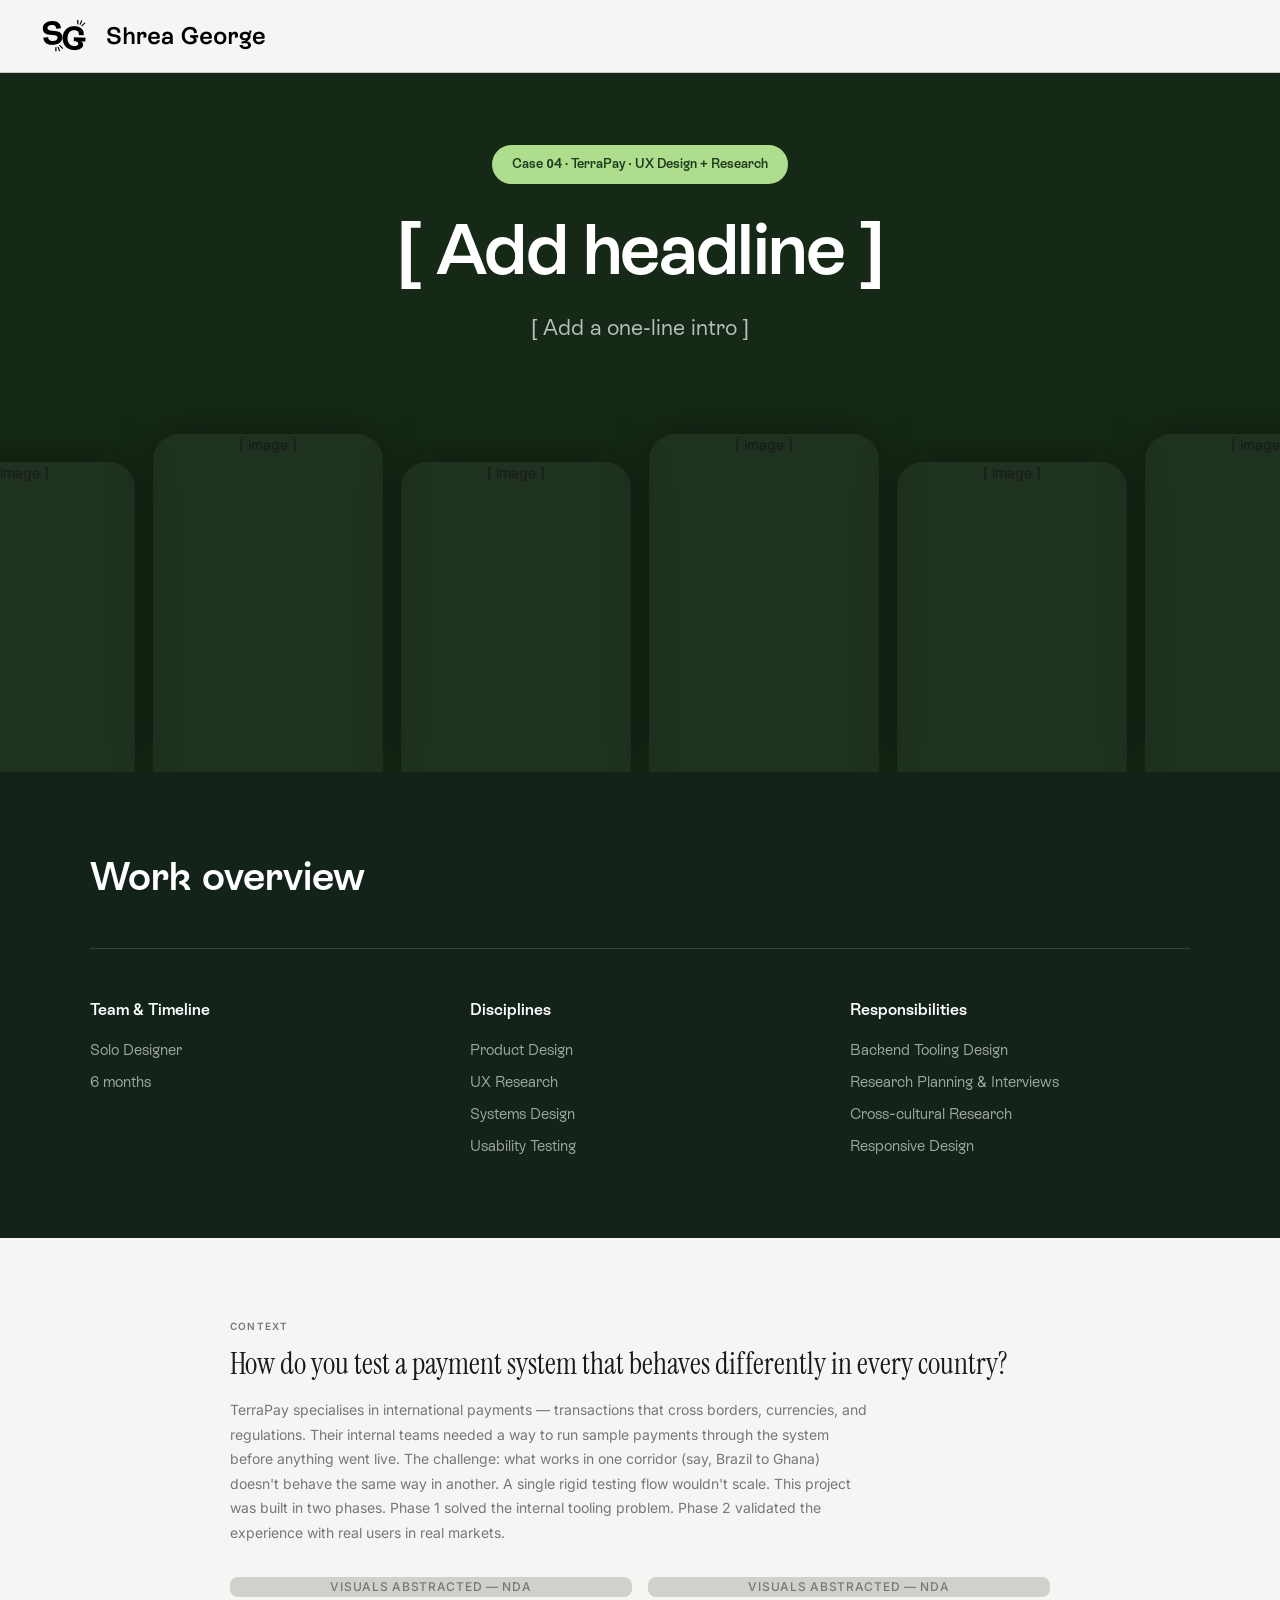
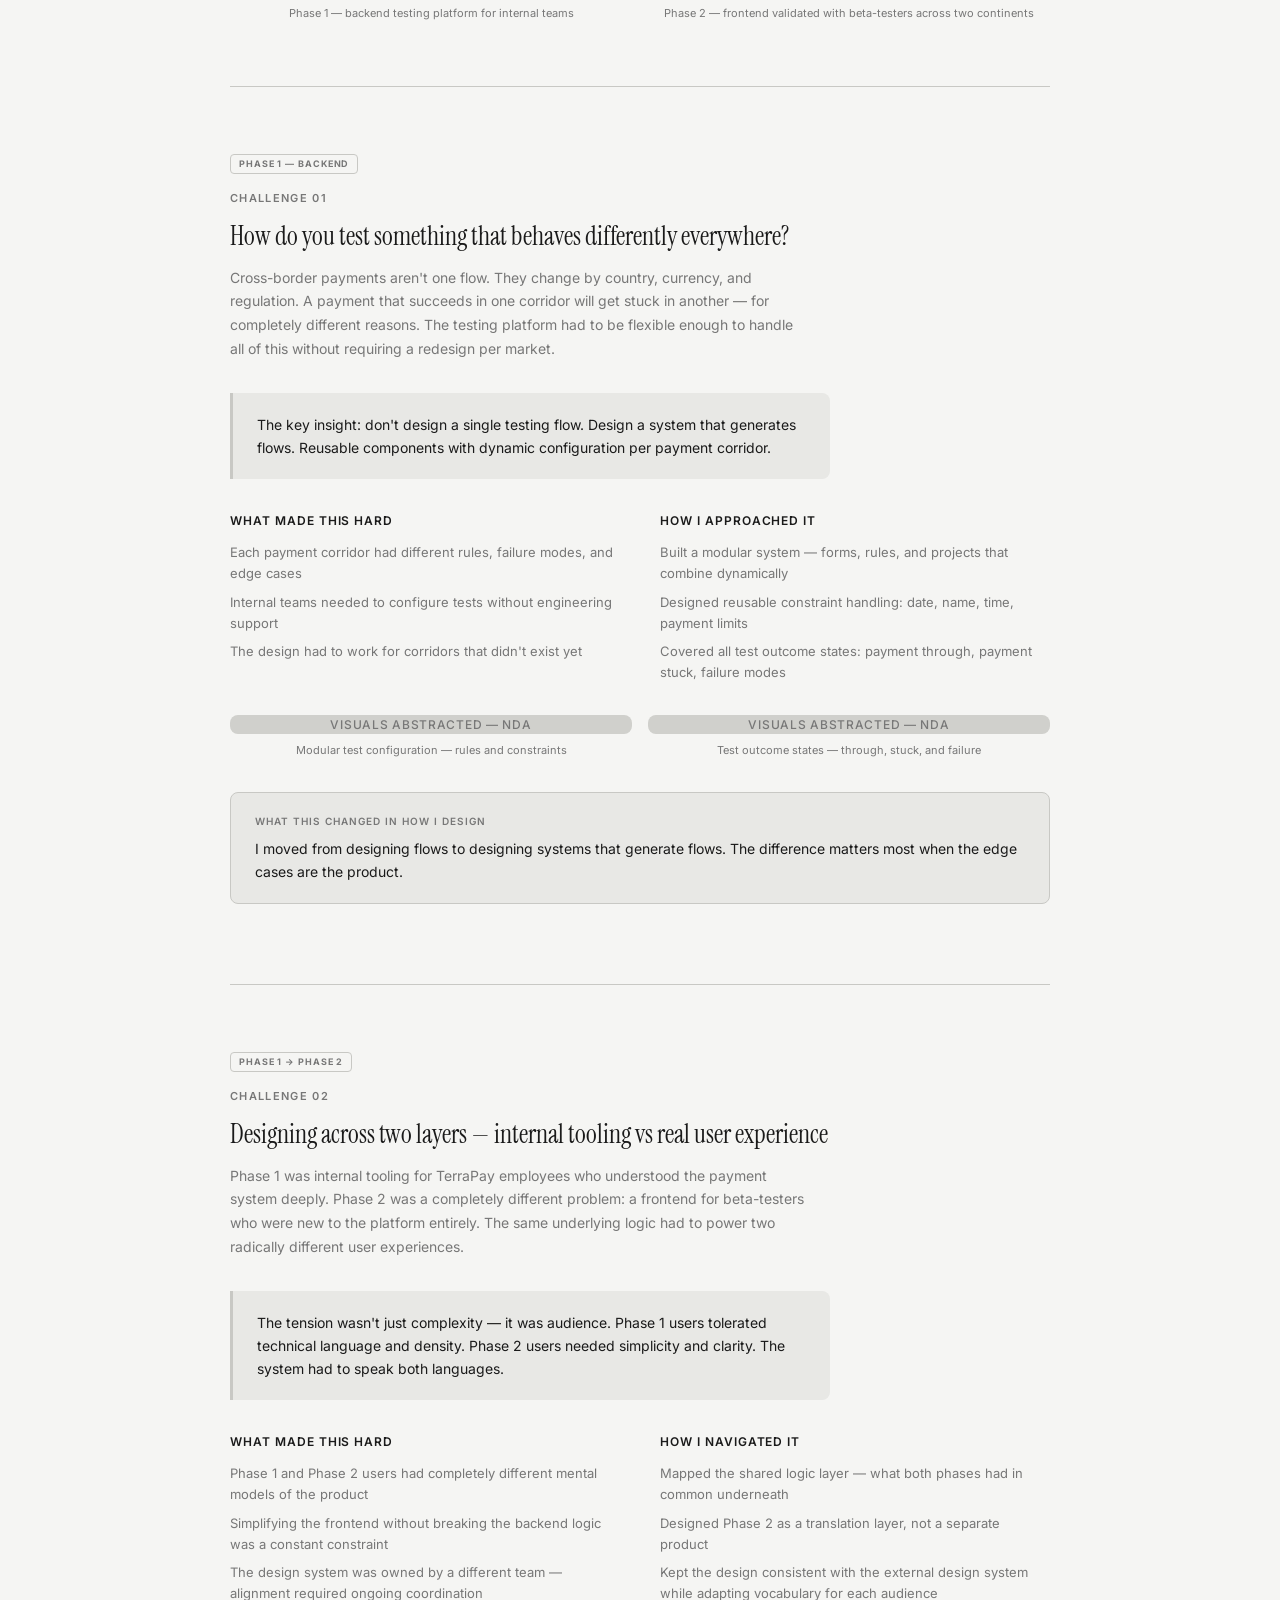
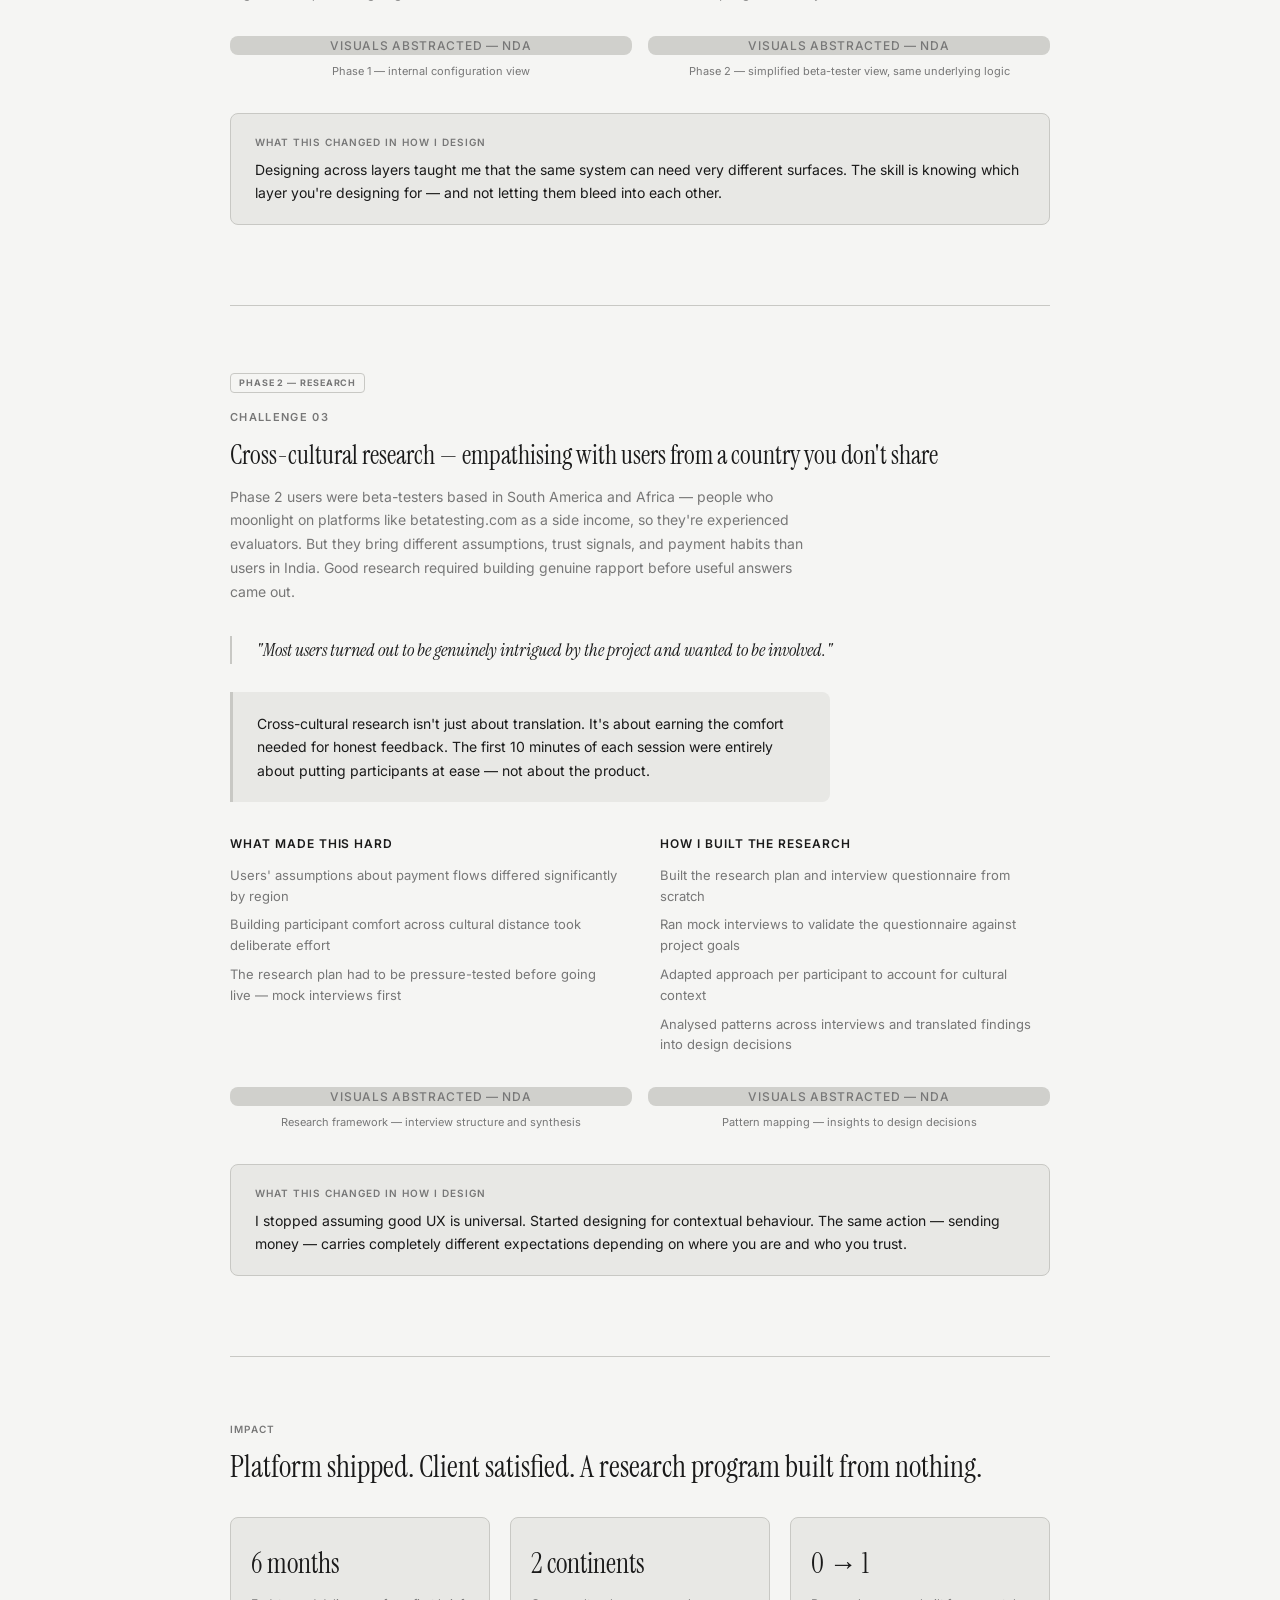
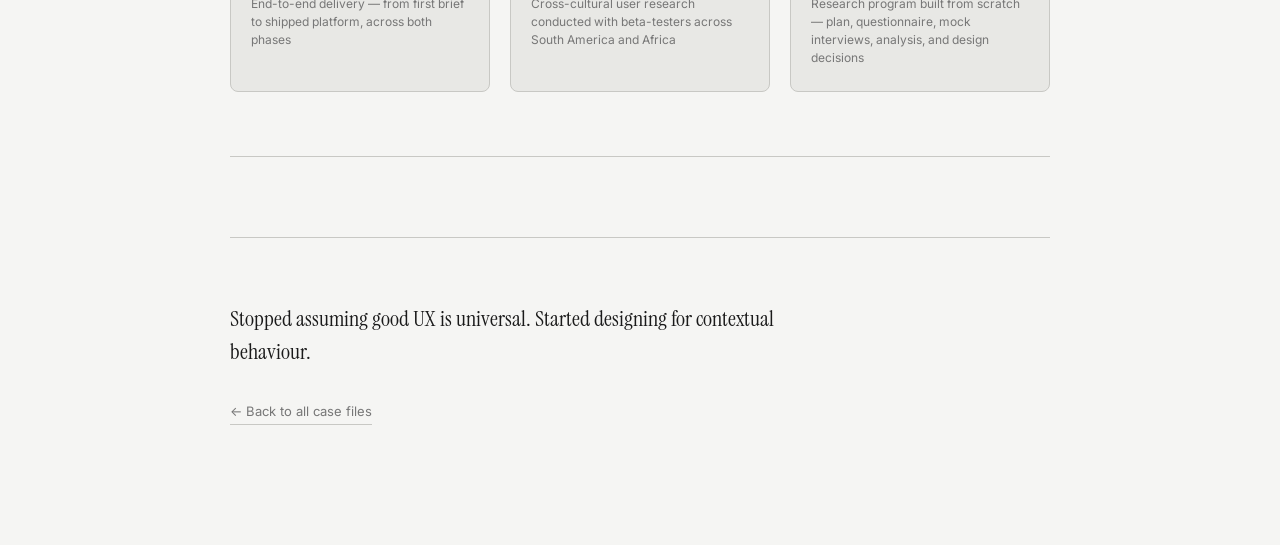
<file: terrapay.html>
<!DOCTYPE html>
<html lang="en">
<head>
  <meta charset="UTF-8">
  <meta name="viewport" content="width=device-width, initial-scale=1.0">
  <title>TerraPay Case Study · Shrea George</title>
  <link rel="preconnect" href="https://fonts.googleapis.com">
  <link rel="preconnect" href="https://fonts.gstatic.com" crossorigin>
  <link href="https://fonts.googleapis.com/css2?family=Instrument+Serif:ital@0;1&family=Inter:wght@300;400;500;600&display=swap" rel="stylesheet">
  <style>
    *, *::before, *::after { box-sizing: border-box; margin: 0; padding: 0; }

    :root {
      --bg: #f5f5f3;
      --surface: #e8e8e5;
      --border: #c8c8c4;
      --text: #1a1a1a;
      --muted: #777;
      --placeholder: #d0d0cc;
      --serif: 'Instrument Serif', serif;
      --sans: 'Inter', sans-serif;
    }

    body { background: var(--bg); color: var(--text); font-family: var(--sans); font-size: 14px; line-height: 1.6; }

    nav {
      display: flex; align-items: center; justify-content: space-between;
      padding: 20px 40px; border-bottom: 1px solid var(--border);
      position: sticky; top: 0; background: var(--bg); z-index: 100;
    }
    .nav-logo { display: inline-flex; align-items: center; text-decoration: none; }
    .nav-logo img { height: 32px; width: auto; display: block; filter: brightness(0); }
    .nav-links { display: flex; gap: 32px; align-items: center; }
    .nav-link  { font-size: 13px; color: var(--muted); text-decoration: none; }

    .page { max-width: 900px; margin: 0 auto; padding: 0 40px 120px; }
    hr.divider { border: none; border-top: 1px solid var(--border); margin: 64px 0; }

    .screen-box {
      background: var(--placeholder); border-radius: 8px;
      display: flex; align-items: center; justify-content: center;
      color: var(--muted); font-size: 12px; font-weight: 500;
      letter-spacing: 0.06em; text-transform: uppercase; text-align: center; padding: 0 24px;
    }
    .screen-full  { width: 100%; height: 360px; }
    .screen-half  { flex: 1; height: 300px; }
    .screen-third { flex: 1; height: 260px; }
    .screens-row { display: flex; gap: 16px; margin-top: 24px; }
    .screen-caption { font-size: 11px; color: var(--muted); text-align: center; margin-top: 8px; }
    .screen-col { display: flex; flex-direction: column; flex: 1; }

    .cs-hero { padding: 80px 0 56px; border-bottom: 1px solid var(--border); margin-bottom: 64px; }
    .cs-tag { font-size: 11px; font-weight: 600; letter-spacing: 0.12em; text-transform: uppercase; color: var(--muted); margin-bottom: 20px; }
    .cs-title { font-family: var(--serif); font-size: clamp(28px, 4vw, 48px); font-weight: 400; line-height: 1.15; margin-bottom: 16px; max-width: 720px; }
    .cs-subtitle { font-size: 15px; color: var(--muted); max-width: 600px; line-height: 1.7; margin-bottom: 40px; }
    .cs-meta { display: flex; gap: 40px; flex-wrap: wrap; }
    .meta-item { display: flex; flex-direction: column; gap: 4px; }
    .meta-label { font-size: 10px; font-weight: 600; letter-spacing: 0.1em; text-transform: uppercase; color: var(--muted); }
    .meta-value { font-size: 13px; color: var(--text); font-weight: 500; }
    .impact-pills { display: flex; flex-wrap: wrap; gap: 8px; margin-top: 32px; }
    .impact-pill { background: var(--surface); border: 1px solid var(--border); border-radius: 100px; padding: 6px 14px; font-size: 12px; color: var(--text); }

    .stamp {
      display: inline-block; font-size: 9px; font-weight: 700; letter-spacing: 0.1em;
      text-transform: uppercase; color: #A8200D; border: 1.5px solid #A8200D;
      border-radius: 4px; padding: 2px 7px; opacity: 0.75; transform: rotate(4deg);
      margin-left: 12px; vertical-align: middle;
    }

    .phase-badge {
      display: inline-block; font-size: 9px; font-weight: 700; letter-spacing: 0.1em;
      text-transform: uppercase; color: var(--muted); border: 1px solid var(--border);
      border-radius: 4px; padding: 2px 8px; margin-bottom: 16px;
    }

    .section-label { font-size: 10px; font-weight: 600; letter-spacing: 0.12em; text-transform: uppercase; color: var(--muted); margin-bottom: 12px; }
    .section-heading { font-family: var(--serif); font-size: 30px; font-weight: 400; line-height: 1.2; margin-bottom: 16px; }
    .section-body { font-size: 14px; color: var(--muted); line-height: 1.75; max-width: 640px; }

    .challenge-block { margin-bottom: 80px; }
    .challenge-number { font-size: 11px; font-weight: 600; letter-spacing: 0.12em; text-transform: uppercase; color: var(--muted); margin-bottom: 8px; }
    .challenge-title { font-family: var(--serif); font-size: 26px; font-weight: 400; margin-bottom: 8px; }
    .challenge-tension { font-size: 14px; color: var(--muted); margin-bottom: 32px; max-width: 580px; line-height: 1.7; }

    .two-col { display: grid; grid-template-columns: 1fr 1fr; gap: 40px; margin: 32px 0; }
    .col-heading { font-size: 12px; font-weight: 600; letter-spacing: 0.08em; text-transform: uppercase; color: var(--text); margin-bottom: 12px; }
    .col-body { font-size: 13px; color: var(--muted); line-height: 1.7; }

    ul.cs-bullets { list-style: none; display: flex; flex-direction: column; gap: 8px; padding: 0; }
    ul.cs-bullets li { font-size: 13px; color: var(--muted); line-height: 1.6; }

    .insight-box {
      background: var(--surface); border-left: 3px solid var(--border);
      border-radius: 0 8px 8px 0; padding: 20px 24px; margin: 28px 0;
      font-size: 14px; color: var(--text); line-height: 1.65; max-width: 600px;
    }

    blockquote {
      font-family: var(--serif); font-size: 18px; font-weight: 400; font-style: italic;
      color: var(--text); border-left: 2px solid var(--border);
      padding-left: 24px; margin: 28px 0; line-height: 1.6;
    }

    .learning { background: var(--surface); border: 1px solid var(--border); border-radius: 8px; padding: 20px 24px; margin-top: 32px; }
    .learning-label { font-size: 10px; font-weight: 600; letter-spacing: 0.1em; text-transform: uppercase; color: var(--muted); margin-bottom: 8px; }
    .learning-text { font-size: 14px; color: var(--text); line-height: 1.65; }

    .impact-grid { display: grid; grid-template-columns: repeat(3, 1fr); gap: 20px; margin-top: 32px; }
    .impact-card { background: var(--surface); border: 1px solid var(--border); border-radius: 8px; padding: 24px 20px; }
    .impact-stat { font-family: var(--serif); font-size: 28px; margin-bottom: 8px; }
    .impact-desc { font-size: 12px; color: var(--muted); line-height: 1.5; }

    .cs-closing { padding: 64px 0 0; border-top: 1px solid var(--border); margin-top: 80px; }
    .closing-text { font-family: var(--serif); font-size: 22px; font-weight: 400; line-height: 1.5; max-width: 580px; margin-bottom: 32px; }
    .btn-back { display: inline-flex; align-items: center; gap: 6px; font-size: 13px; color: var(--muted); text-decoration: none; border-bottom: 1px solid var(--border); padding-bottom: 2px; }

    @media (max-width: 640px) {
      .page { padding: 0 20px 80px; }
      nav { padding: 16px 20px; }
      .two-col { grid-template-columns: 1fr; gap: 24px; }
      .screens-row { flex-direction: column; }
      .screen-half, .screen-third { height: 220px; }
      .impact-grid { grid-template-columns: 1fr 1fr; }
      .cs-meta { gap: 24px; }
    }

    /* ── ICICI-style NDA hero ── */
    @font-face { font-family:'Rebond Grotesque'; src:url('fonts/rebond-grotesque-semibold.otf') format('opentype'); font-weight:600; font-style:normal; font-display:swap; }
    @font-face { font-family:'Rebond Grotesque'; src:url('fonts/rebond-grotesque-regular.otf') format('opentype'); font-weight:400; font-style:normal; font-display:swap; }
    .nda-hero { background:#162916; padding:72px 60px 0; text-align:center; overflow:hidden; width:100vw; margin-left:calc(50% - 50vw); margin-right:calc(50% - 50vw); }
    .nda-hero-chip { display:inline-block; background:#ADDD8D; color:#1f3a1c; border-radius:100px; padding:9px 20px; font-family:'Rebond Grotesque',sans-serif; font-size:13px; font-weight:600; margin-bottom:28px; }
    .nda-hero-title { font-family:'Rebond Grotesque',sans-serif; font-weight:600; font-size:72px; line-height:1.05; letter-spacing:-0.02em; color:#fff; max-width:1100px; margin:0 auto; }
    .nda-hero-title .accent { color:#7ee8a2; }
    .nda-hero-sub { font-family:'Rebond Grotesque',sans-serif; font-weight:400; font-size:22px; line-height:1.5; color:rgba(255,255,255,0.7); max-width:620px; margin:24px auto 0; }
    .nda-hero-cards { display:flex; justify-content:center; align-items:flex-end; gap:18px; margin:90px auto 0; }
    .nda-ph { flex:0 0 230px; aspect-ratio:3/4.4; border-radius:26px 26px 0 0; overflow:hidden; box-shadow:0 -8px 40px rgba(0,0,0,0.25); background:rgba(255,255,255,0.04); }
    .nda-ph img { width:100%; height:100%; object-fit:cover; object-position:top; display:block; }
    .nda-ph:nth-child(odd) { transform:translateY(28px); }
    .nda-ph:nth-child(even) { transform:translateY(0); }

    /* ── WORK OVERVIEW (matches ICICI) ── */
    .work-overview { width:100vw; margin-left:calc(50% - 50vw); margin-right:calc(50% - 50vw); background:#13231a; padding:72px 60px 80px; margin-bottom:80px; }
    .work-overview-inner { max-width:1100px; margin:0 auto; }
    .work-overview-title { font-family:'Rebond Grotesque', var(--sans); font-size:40px; font-weight:600; color:#fff; margin-bottom:40px; }
    .work-overview-divider { border:none; border-top:1px solid rgba(255,255,255,0.15); margin-bottom:48px; }
    .work-overview-grid { display:grid; grid-template-columns:repeat(3, 1fr); gap:40px; }
    .work-overview-col-title { font-family:'Rebond Grotesque', var(--sans); font-size:16px; font-weight:600; color:#fff; margin-bottom:16px; }
    .work-overview-col-items { list-style:none; display:flex; flex-direction:column; gap:8px; }
    .work-overview-col-items li { font-family:'Rebond Grotesque', var(--sans); font-size:15px; color:rgba(255,255,255,0.6); line-height:1.6; }
  </style>
</head>
<body>

  <nav>
    <a href="index.html" class="nav-logo"><img src="logo-sg.png" alt="Shrea George"></a>
  </nav>

  <div class="page">

    <!-- ══ HERO (placeholder — images & copy TBD) ══ -->
    <header class="nda-hero">
      <span class="nda-hero-chip">Case 04 · TerraPay · UX Design + Research</span>
      <h1 class="nda-hero-title">[ Add headline ]</h1>
      <p class="nda-hero-sub">[ Add a one-line intro ]</p>
      <div class="nda-hero-cards">
        <div class="nda-ph">[ image ]</div>
        <div class="nda-ph">[ image ]</div>
        <div class="nda-ph">[ image ]</div>
        <div class="nda-ph">[ image ]</div>
        <div class="nda-ph">[ image ]</div>
        <div class="nda-ph">[ image ]</div>
      </div>
    </header>

    <!-- ══ WORK OVERVIEW ══ -->
    <div class="work-overview">
      <div class="work-overview-inner">
        <h2 class="work-overview-title">Work overview</h2>
        <hr class="work-overview-divider">
        <div class="work-overview-grid">
          <div>
            <p class="work-overview-col-title">Team & Timeline</p>
            <ul class="work-overview-col-items">
              <li>Solo Designer</li>
              <li>6 months</li>
            </ul>
          </div>
          <div>
            <p class="work-overview-col-title">Disciplines</p>
            <ul class="work-overview-col-items">
              <li>Product Design</li>
              <li>UX Research</li>
              <li>Systems Design</li>
              <li>Usability Testing</li>
            </ul>
          </div>
          <div>
            <p class="work-overview-col-title">Responsibilities</p>
            <ul class="work-overview-col-items">
              <li>Backend Tooling Design</li>
              <li>Research Planning & Interviews</li>
              <li>Cross-cultural Research</li>
              <li>Responsive Design</li>
            </ul>
          </div>
        </div>
      </div>
    </div>


    <!-- ══ CONTEXT ══ -->
    <section style="margin-bottom: 64px;">
      <p class="section-label">Context</p>
      <h2 class="section-heading">How do you test a payment system that behaves differently in every country?</h2>
      <p class="section-body">
        TerraPay specialises in international payments — transactions that cross borders, currencies, and regulations. Their internal teams needed a way to run sample payments through the system before anything went live. The challenge: what works in one corridor (say, Brazil to Ghana) doesn't behave the same way in another. A single rigid testing flow wouldn't scale. This project was built in two phases. Phase 1 solved the internal tooling problem. Phase 2 validated the experience with real users in real markets.
      </p>

      <div class="screens-row" style="margin-top: 32px;">
        <div class="screen-col">
          <div class="screen-box screen-half">Visuals abstracted — NDA</div>
          <p class="screen-caption">Phase 1 — backend testing platform for internal teams</p>
        </div>
        <div class="screen-col">
          <div class="screen-box screen-half">Visuals abstracted — NDA</div>
          <p class="screen-caption">Phase 2 — frontend validated with beta-testers across two continents</p>
        </div>
      </div>
    </section>

    <hr class="divider">


    <!-- ══ CHALLENGE 01 ══ -->
    <section class="challenge-block">
      <p class="phase-badge">Phase 1 — Backend</p>
      <p class="challenge-number">Challenge 01</p>
      <h2 class="challenge-title">How do you test something that behaves differently everywhere?</h2>
      <p class="challenge-tension">Cross-border payments aren't one flow. They change by country, currency, and regulation. A payment that succeeds in one corridor will get stuck in another — for completely different reasons. The testing platform had to be flexible enough to handle all of this without requiring a redesign per market.</p>

      <div class="insight-box">
        The key insight: don't design a single testing flow. Design a system that generates flows. Reusable components with dynamic configuration per payment corridor.
      </div>

      <div class="two-col">
        <div>
          <p class="col-heading">What made this hard</p>
          <ul class="cs-bullets">
            <li>Each payment corridor had different rules, failure modes, and edge cases</li>
            <li>Internal teams needed to configure tests without engineering support</li>
            <li>The design had to work for corridors that didn't exist yet</li>
          </ul>
        </div>
        <div>
          <p class="col-heading">How I approached it</p>
          <ul class="cs-bullets">
            <li>Built a modular system — forms, rules, and projects that combine dynamically</li>
            <li>Designed reusable constraint handling: date, name, time, payment limits</li>
            <li>Covered all test outcome states: payment through, payment stuck, failure modes</li>
          </ul>
        </div>
      </div>

      <div class="screens-row">
        <div class="screen-col">
          <div class="screen-box screen-half">Visuals abstracted — NDA</div>
          <p class="screen-caption">Modular test configuration — rules and constraints</p>
        </div>
        <div class="screen-col">
          <div class="screen-box screen-half">Visuals abstracted — NDA</div>
          <p class="screen-caption">Test outcome states — through, stuck, and failure</p>
        </div>
      </div>

      <div class="learning">
        <p class="learning-label">What this changed in how I design</p>
        <p class="learning-text">I moved from designing flows to designing systems that generate flows. The difference matters most when the edge cases are the product.</p>
      </div>
    </section>

    <hr class="divider">


    <!-- ══ CHALLENGE 02 ══ -->
    <section class="challenge-block">
      <p class="phase-badge">Phase 1 → Phase 2</p>
      <p class="challenge-number">Challenge 02</p>
      <h2 class="challenge-title">Designing across two layers — internal tooling vs real user experience</h2>
      <p class="challenge-tension">Phase 1 was internal tooling for TerraPay employees who understood the payment system deeply. Phase 2 was a completely different problem: a frontend for beta-testers who were new to the platform entirely. The same underlying logic had to power two radically different user experiences.</p>

      <div class="insight-box">
        The tension wasn't just complexity — it was audience. Phase 1 users tolerated technical language and density. Phase 2 users needed simplicity and clarity. The system had to speak both languages.
      </div>

      <div class="two-col">
        <div>
          <p class="col-heading">What made this hard</p>
          <ul class="cs-bullets">
            <li>Phase 1 and Phase 2 users had completely different mental models of the product</li>
            <li>Simplifying the frontend without breaking the backend logic was a constant constraint</li>
            <li>The design system was owned by a different team — alignment required ongoing coordination</li>
          </ul>
        </div>
        <div>
          <p class="col-heading">How I navigated it</p>
          <ul class="cs-bullets">
            <li>Mapped the shared logic layer — what both phases had in common underneath</li>
            <li>Designed Phase 2 as a translation layer, not a separate product</li>
            <li>Kept the design consistent with the external design system while adapting vocabulary for each audience</li>
          </ul>
        </div>
      </div>

      <div class="screens-row">
        <div class="screen-col">
          <div class="screen-box screen-half">Visuals abstracted — NDA</div>
          <p class="screen-caption">Phase 1 — internal configuration view</p>
        </div>
        <div class="screen-col">
          <div class="screen-box screen-half">Visuals abstracted — NDA</div>
          <p class="screen-caption">Phase 2 — simplified beta-tester view, same underlying logic</p>
        </div>
      </div>

      <div class="learning">
        <p class="learning-label">What this changed in how I design</p>
        <p class="learning-text">Designing across layers taught me that the same system can need very different surfaces. The skill is knowing which layer you're designing for — and not letting them bleed into each other.</p>
      </div>
    </section>

    <hr class="divider">


    <!-- ══ CHALLENGE 03 ══ -->
    <section class="challenge-block">
      <p class="phase-badge">Phase 2 — Research</p>
      <p class="challenge-number">Challenge 03</p>
      <h2 class="challenge-title">Cross-cultural research — empathising with users from a country you don't share</h2>
      <p class="challenge-tension">Phase 2 users were beta-testers based in South America and Africa — people who moonlight on platforms like betatesting.com as a side income, so they're experienced evaluators. But they bring different assumptions, trust signals, and payment habits than users in India. Good research required building genuine rapport before useful answers came out.</p>

      <blockquote>"Most users turned out to be genuinely intrigued by the project and wanted to be involved."</blockquote>

      <div class="insight-box">
        Cross-cultural research isn't just about translation. It's about earning the comfort needed for honest feedback. The first 10 minutes of each session were entirely about putting participants at ease — not about the product.
      </div>

      <div class="two-col">
        <div>
          <p class="col-heading">What made this hard</p>
          <ul class="cs-bullets">
            <li>Users' assumptions about payment flows differed significantly by region</li>
            <li>Building participant comfort across cultural distance took deliberate effort</li>
            <li>The research plan had to be pressure-tested before going live — mock interviews first</li>
          </ul>
        </div>
        <div>
          <p class="col-heading">How I built the research</p>
          <ul class="cs-bullets">
            <li>Built the research plan and interview questionnaire from scratch</li>
            <li>Ran mock interviews to validate the questionnaire against project goals</li>
            <li>Adapted approach per participant to account for cultural context</li>
            <li>Analysed patterns across interviews and translated findings into design decisions</li>
          </ul>
        </div>
      </div>

      <div class="screens-row">
        <div class="screen-col">
          <div class="screen-box screen-half">Visuals abstracted — NDA</div>
          <p class="screen-caption">Research framework — interview structure and synthesis</p>
        </div>
        <div class="screen-col">
          <div class="screen-box screen-half">Visuals abstracted — NDA</div>
          <p class="screen-caption">Pattern mapping — insights to design decisions</p>
        </div>
      </div>

      <div class="learning">
        <p class="learning-label">What this changed in how I design</p>
        <p class="learning-text">I stopped assuming good UX is universal. Started designing for contextual behaviour. The same action — sending money — carries completely different expectations depending on where you are and who you trust.</p>
      </div>
    </section>

    <hr class="divider">


    <!-- ══ IMPACT ══ -->
    <section style="margin-bottom: 64px;">
      <p class="section-label">Impact</p>
      <h2 class="section-heading">Platform shipped. Client satisfied. A research program built from nothing.</h2>

      <div class="impact-grid">
        <div class="impact-card">
          <p class="impact-stat">6 months</p>
          <p class="impact-desc">End-to-end delivery — from first brief to shipped platform, across both phases</p>
        </div>
        <div class="impact-card">
          <p class="impact-stat">2 continents</p>
          <p class="impact-desc">Cross-cultural user research conducted with beta-testers across South America and Africa</p>
        </div>
        <div class="impact-card">
          <p class="impact-stat">0 → 1</p>
          <p class="impact-desc">Research program built from scratch — plan, questionnaire, mock interviews, analysis, and design decisions</p>
        </div>
      </div>
    </section>

    <hr class="divider">


    <!-- ══ CLOSING ══ -->
    <footer class="cs-closing">
      <p class="closing-text">Stopped assuming good UX is universal. Started designing for contextual behaviour.</p>
      <a href="index.html" class="btn-back">← Back to all case files</a>
    </footer>

  </div>

</body>
</html>
</file>
<file: case-study.css>
/* Shared case-study system: tokens, chapter layout, components, motion.
   Used by credit-risk.html, icici.html and royal-enfield.html. Page-only bits stay inline. */
*, *::before, *::after { box-sizing: border-box; margin: 0; padding: 0; }


/* ══ TOKENS ══
   The portfolio's own palette: forest green and lime.
     --accent-fill  lime, for filled shapes (pills, bars, badges)
     --on-accent    text sitting on a lime fill — never white on lime
     --accent-ink   accent used as text or a thin line on the page */
:root {
  --paper: #162916;
  --paper-2: #1E331D;       /* sunken wells */
  --card: #20371F;
  --ink: #F2F5EA;
  --ink-70: rgba(242,245,234,0.74);
  --ink-50: rgba(242,245,234,0.54);
  --ink-30: rgba(242,245,234,0.3);
  --rule: rgba(242,245,234,0.13);
  --accent-fill: #CBE870;
  --on-accent: #163300;
  --accent-ink: #CBE870;    /* the same lime, used as text or a thin line */
  --shadow: rgba(0,0,0,0.45);
  --media-filter: none;
  color-scheme: dark;
}
:root {
  /* one family for the case studies: Inter Tight, 400-700 */
  --display: 'Inter Tight', system-ui, sans-serif;
  --body: 'Inter Tight', system-ui, sans-serif;

  --gutter: clamp(20px, 5vw, 80px);
  --max: 1320px;
  --radius: 10px;
  --ease: cubic-bezier(0.16, 1, 0.3, 1);

  --t-hero: clamp(44px, 6vw, 96px);
  --t-h2: clamp(34px, 4.4vw, 64px);
  --t-h3: clamp(22px, 2.2vw, 30px);
  --t-lead: clamp(18px, 1.6vw, 22px);
  --t-body: 16px;
  --t-small: 13px;
}

html { scroll-behavior: smooth; }
body {
  background: var(--paper); color: var(--ink);
  font-family: var(--body); font-size: var(--t-body); line-height: 1.6;
  overflow-x: clip; -webkit-font-smoothing: antialiased;
}
img, video { display: block; max-width: 100%; filter: var(--media-filter); }

/* ══ CHROME: nav + reading progress ══ */
.nav {
  position: sticky; top: 0; z-index: 20;
  display: flex; justify-content: space-between; align-items: center;
  padding: 18px var(--gutter);
  background: color-mix(in srgb, var(--paper) 88%, transparent);
  backdrop-filter: blur(10px); -webkit-backdrop-filter: blur(10px);
  border-bottom: 1px solid var(--rule);
  font-size: var(--t-small);
}
.nav a { color: inherit; text-decoration: none; }
.nav-mark { font-family: var(--display); font-weight: 600; font-size: 15px; }
.nav-now { color: var(--ink-50); font-variant-numeric: tabular-nums; }
.nav-now b { color: var(--ink); font-weight: 500; }
.progress { position: absolute; left: 0; bottom: -1px; height: 2px; width: 100%; background: var(--accent-fill); transform-origin: 0 50%; transform: scaleX(0); }

/* ══ CHAPTER FRAME ══
   Every chapter owns at least one screen: a narrow sticky marker on the
   left, the content on the right. One idea per screen is the whole layout. */
.chapter {
  min-height: 100svh;
  display: grid; grid-template-columns: minmax(140px, 2fr) 10fr;
  column-gap: clamp(24px, 4vw, 64px);
  max-width: calc(var(--max) + 2 * var(--gutter)); margin: 0 auto;
  padding: clamp(80px, 14vh, 160px) var(--gutter);
  border-top: 1px solid var(--rule);
}
.marker { position: sticky; top: 96px; align-self: start; display: flex; flex-direction: column; gap: 6px; }
.marker-num { font-family: var(--display); font-weight: 600; font-size: 14px; font-variant-numeric: tabular-nums; }
.marker-name { font-size: var(--t-small); color: var(--ink-50); }
.body { min-width: 0; align-self: center; }

/* A chapter that is only a statement: centred, nothing else on screen. */
.chapter--quiet .body { align-self: center; }

.kicker { font-size: var(--t-small); color: var(--ink-50); margin-bottom: 18px; letter-spacing: 0.01em; }
h2, .h2 {
  font-family: var(--display); font-weight: 600; font-size: var(--t-h2);
  line-height: 1.02; letter-spacing: -0.025em; max-width: 18ch; text-wrap: balance;
}
h3 { font-family: var(--display); font-weight: 600; font-size: var(--t-h3); line-height: 1.15; letter-spacing: -0.01em; }
.lead { font-family: var(--display); font-size: var(--t-lead); line-height: 1.5; color: var(--ink-70); max-width: 62ch; margin-top: 24px; text-wrap: pretty; }
.lead + .lead { margin-top: 14px; }
.lead strong { color: var(--ink); font-weight: 600; }
.caption { font-size: var(--t-small); color: var(--ink-50); margin-top: 12px; }
.space { margin-top: clamp(40px, 6vh, 72px); }

/* ══ HERO ══ */
.hero {
  min-height: calc(100svh - 58px);
  max-width: calc(var(--max) + 2 * var(--gutter)); margin: 0 auto;
  padding: clamp(48px, 10vh, 120px) var(--gutter) clamp(40px, 6vh, 72px);
  display: flex; flex-direction: column; justify-content: space-between; gap: 64px;
}
.hero-tag { font-size: var(--t-small); color: var(--ink-50); margin-bottom: 28px; }
.hero h1 {
  font-family: var(--display); font-weight: 600; font-size: var(--t-hero);
  line-height: 1.02; letter-spacing: -0.02em;   /* Inter Tight is already tight */ max-width: none;
}
.hero h1 .soft { color: var(--accent-ink); }
/* the page's own one-liner, kept under the card's title */
.hero-sub {
  margin-top: 24px; max-width: 34ch;
  font-family: var(--display); font-weight: 500; font-size: clamp(22px, 2.4vw, 34px);
  line-height: 1.2; letter-spacing: -0.01em; color: var(--ink-70); text-wrap: balance;
}
.hero-sub .soft { color: var(--accent-ink); }
.hero-foot {
  display: grid; grid-template-columns: 5fr 7fr; gap: clamp(32px, 5vw, 80px);
  padding-top: 28px; border-top: 1px solid var(--ink);
}
.hero-lead { font-family: var(--display); font-size: var(--t-lead); line-height: 1.45; color: var(--ink-70); text-wrap: pretty; }
.hero-nda { margin-top: 16px; font-size: var(--t-small); color: var(--ink-50); }
/* Quiet hero: the one-liner is the headline; credits sit on one line at the foot. */
.hero--quiet h1 { font-weight: 500; line-height: 1.04; max-width: 15ch; text-wrap: balance; font-size: min(var(--t-hero), 10svh); }   /* three lines that fit a short laptop screen */
.hero--quiet h1 .soft { display: block; white-space: nowrap; }   /* the answer keeps to one line */
.hero--quiet .hero-lead { margin-top: clamp(20px, 4svh, 40px); max-width: 34ch; }
.hero-line { font-size: 15px; color: var(--ink-70); }
.hero-line span { margin: 0 12px; color: var(--ink-50); }
.hero--quiet .hero-nda { margin-top: 8px; font-size: 13px; }

/* Pinned evidence: two documents, a string between the names that don't match.
   Text on the left, the board on the right; credits stay at the foot. */
.hero--quiet { padding-top: clamp(32px, 7svh, 88px); padding-bottom: clamp(28px, 5svh, 56px); }
.hero--quiet { display: grid; grid-template-columns: minmax(0, 7fr) minmax(0, 5fr); grid-template-rows: 1fr auto; column-gap: clamp(32px, 5vw, 80px); row-gap: 40px; }
.hero--quiet > :first-child { grid-column: 1; grid-row: 1; align-self: start; }
.hero--quiet > .hero-board, .hero--quiet > .hero-aside { grid-column: 2; grid-row: 1 / 3; align-self: center; }
.hero-aside.stats { margin-top: 0; }
.hero--quiet > :last-child { grid-column: 1; grid-row: 2; }
.hero-board { position: relative; height: clamp(380px, 52vh, 500px); }
.hero-doc { position: absolute; width: min(70%, 330px); padding: 24px 24px 26px; }
.hero-doc--a { top: 4%; left: 0; }
.hero-doc--b { bottom: 4%; right: 0; }
.hero-doc .doc-row { grid-template-columns: 1fr; gap: 4px; margin-top: 14px; }
.hero-doc .doc-name { position: relative; font-size: 20px; white-space: nowrap; }
/* the homepage's board pin */
.hero-pin { position: absolute; top: -7px; left: 50%; transform: translateX(-50%); width: 14px; height: 14px; border-radius: 50%; background: #ADDD8D; z-index: 4;
  box-shadow: 0 2px 6px rgba(0,0,0,0.35), inset 0 -2px 3px rgba(0,0,0,0.2), inset 0 1px 2px rgba(255,255,255,0.3); }
.hero-pin::after { content: ''; position: absolute; top: 3px; left: 3px; width: 4px; height: 4px; border-radius: 50%; background: rgba(255,255,255,0.45); }
.hero-string { position: absolute; inset: 0; width: 100%; height: 100%; overflow: visible; pointer-events: none; z-index: 3; }
.hero-string path { fill: none; stroke: #E5544B; stroke-width: 2; stroke-linecap: round; filter: drop-shadow(0 3px 3px rgba(0,0,0,0.35)); }
/* Board colours: the blues of the homepage's Case 01 card. Scoped to the
   board so they beat the shared .doc card from section 03. */
.hero-board .hero-doc { border: none; box-shadow: 0 2px 4px rgba(0,0,0,0.12), 0 24px 48px -16px rgba(0,0,0,0.5); }
.hero-board .hero-doc--a { background: #E3ECFF; color: #102B63; }
.hero-board .hero-doc--a .doc-type, .hero-board .hero-doc--a .doc-row span:first-child { color: rgba(16,43,99,0.62); }
.hero-board .hero-doc--a .doc-line { background: rgba(16,43,99,0.14); }
.hero-board .hero-doc--a .doc-name mark { color: #2358BB; outline-color: #2358BB; }
.hero-board .hero-doc--b { background: #2358BB; color: #F6F6FE; }
.hero-board .hero-doc--b .doc-type, .hero-board .hero-doc--b .doc-row span:first-child { color: rgba(246,246,254,0.72); }
.hero-board .hero-doc--b .doc-line { background: rgba(246,246,254,0.25); }
.hero-board .hero-doc .doc-type { text-transform: none; letter-spacing: 0; font-size: 13px; }
.hero-board .hero-doc .doc-name { justify-self: start; }
/* "medium risk": the homepage's zigzag burst, in blue */
.hero-zig { position: absolute; top: 2%; right: -2%; width: 132px; height: 132px; transform: rotate(6deg); z-index: 2;
  filter: drop-shadow(0 8px 18px rgba(0,0,0,0.35)) drop-shadow(0 24px 40px rgba(0,0,0,0.25)); }
.hero-zig > .hero-pin { top: 4px; }
.hero-zig-shape { width: 100%; height: 100%; display: grid; place-items: center; background: var(--zig, #4C8DFF); clip-path: polygon(7.0% 7.0%, 14.2% 0.0%, 21.3% 7.0%, 28.5% 0.0%, 35.7% 7.0%, 42.8% 0.0%, 50.0% 7.0%, 57.2% 0.0%, 64.3% 7.0%, 71.5% 0.0%, 78.7% 7.0%, 85.8% 0.0%, 93.0% 7.0%, 100.0% 14.2%, 93.0% 21.3%, 100.0% 28.5%, 93.0% 35.7%, 100.0% 42.8%, 93.0% 50.0%, 100.0% 57.2%, 93.0% 64.3%, 100.0% 71.5%, 93.0% 78.7%, 100.0% 85.8%, 93.0% 93.0%, 85.8% 100.0%, 78.7% 93.0%, 71.5% 100.0%, 64.3% 93.0%, 57.2% 100.0%, 50.0% 93.0%, 42.8% 100.0%, 35.7% 93.0%, 28.5% 100.0%, 21.3% 93.0%, 14.2% 100.0%, 7.0% 93.0%, 0.0% 85.8%, 7.0% 78.7%, 0.0% 71.5%, 7.0% 64.3%, 0.0% 57.2%, 7.0% 50.0%, 0.0% 42.8%, 7.0% 35.7%, 0.0% 28.5%, 7.0% 21.3%, 0.0% 14.2%); }
.hero-zig-shape p { font-family: var(--display); font-weight: 700; font-size: 24px; line-height: 1.05; letter-spacing: -0.02em; color: #fff; text-align: center; transform: rotate(-4deg); }
.hero--icici h1 .soft, .hero--re h1 .soft { white-space: normal; }   /* longer answers: let them wrap */
.hero--re h1 .soft { display: inline; }   /* the answer runs on straight after the first sentence */
/* Pinned stat cards (ICICI): the homepage ICICI card's oranges and reds. */
.hero-stat { position: absolute; width: min(62%, 290px); padding: 26px 26px 28px; border-radius: 6px; transform: rotate(var(--r)); z-index: 1;
  box-shadow: 0 2px 4px rgba(0,0,0,0.12), 0 24px 48px -16px rgba(0,0,0,0.5); }
.hero-stat b { display: block; font-family: var(--display); font-weight: 600; font-size: clamp(48px, 5vw, 72px); line-height: 1; letter-spacing: -0.03em; }
.hero-stat span:not(.hero-pin) { display: block; margin-top: 10px; font-size: 15px; line-height: 1.35; }
.hero-stat--a { top: 2%; left: 0; background: linear-gradient(140deg, #FFC27A 0%, #FF9B4A 100%); color: #5C1606; }
.hero-stat--a span:not(.hero-pin) { color: rgba(92,22,6,0.78); }
.hero-stat--c { bottom: 2%; right: 0; z-index: 2; background: linear-gradient(122.79deg, #FF6E00 5.37%, #EA2222 106.92%); color: #fff; }
.hero-stat--c span:not(.hero-pin) { color: rgba(255,255,255,0.85); }
.hero--icici { --zig: #F7892A; }   /* the homepage's "live in 4 days" orange */
/* Royal Enfield: two red stat cards beside the pinned phone. */
.hero--re .hero-stat { width: min(56%, 280px); }
.hero--re .hero-stat b { font-size: clamp(44px, 4.4vw, 64px); }
.hero--re .hero-stat--a { top: -12%; left: -4%; background: linear-gradient(150deg, #FF5A5F 0%, #D7192F 100%); color: #fff; }
.hero--re .hero-stat--a span:not(.hero-pin) { color: rgba(255,255,255,0.88); }
.hero-stat--b { bottom: 2%; left: 2%; z-index: 2; background: linear-gradient(157deg, #9E1224 0%, #4E0711 100%); color: #fff; }
.hero-stat--b span:not(.hero-pin) { color: #FFC9CE; }
.hero-zig--stat { top: 52%; left: 4%; right: auto; width: 128px; height: 128px; transform: rotate(-6deg); }
.hero-zig--stat p { font-size: 22px; }
.hero-tag-pinned { position: absolute; left: 0; bottom: 20%; transform: rotate(-4deg); z-index: 5;
  background: #9FD3FF; color: #0B2557; border-radius: 999px; padding: 10px 18px; font-size: 14px; font-weight: 600; white-space: nowrap;
  box-shadow: 0 10px 30px var(--shadow); }
.meta { display: grid; grid-template-columns: repeat(4, 1fr); gap: 24px; }
.meta--3 { grid-template-columns: repeat(3, 1fr); }
.meta dt { font-size: var(--t-small); color: var(--ink-50); margin-bottom: 6px; }
.meta dd { font-size: 14px; line-height: 1.45; }

/* ══ 01 OUTCOME ══ */
.outcome { display: grid; grid-template-columns: 5fr 7fr; gap: clamp(32px, 4vw, 64px); align-items: center; }
/* Bleed: the shot runs past the right edge of the screen with a quarter of it
   off-screen. Its visible part is the column plus the gap to the viewport edge,
   and that is three quarters of its width. */
.outcome--bleed .shot {
  --edge: calc((100vw - min(100vw, var(--max) + 2 * var(--gutter))) / 2 + var(--gutter));
  width: calc((100% + var(--edge)) * 4 / 3);
  background: none; border: none; padding: 0; box-shadow: none;
}
.outcome--bleed .shot img { border-radius: 6px 0 0 6px; }
/* One column for every number, sized to the widest, so the captions share a
   left edge however wide "24" or "4 days" is. Each row is a subgrid of it. */
.stats { display: grid; grid-template-columns: max-content 1fr; }
.stats > .stat { grid-column: 1 / -1; display: grid; grid-template-columns: subgrid; align-items: baseline; column-gap: clamp(18px, 2vw, 28px); padding: 20px 0; border-top: 1px solid var(--rule); }
.stat-num { color: var(--accent-ink); font-family: var(--display); font-weight: 600; font-size: clamp(34px, 3.4vw, 52px); line-height: 1; letter-spacing: -0.03em; font-variant-numeric: tabular-nums; }
.stat-cap { font-size: 15px; color: var(--ink-70); }
.shot { background: var(--card); border: 1px solid var(--rule); border-radius: var(--radius); padding: clamp(10px, 1.4vw, 18px); box-shadow: 0 30px 60px -30px var(--shadow); }
.shot img, .shot video { width: 100%; height: auto; border-radius: 4px; }

/* ══ 02 THE CHAIN ══ */
.chain { list-style: none; display: grid; grid-template-columns: repeat(4, 1fr); margin-top: clamp(48px, 7vh, 80px); counter-reset: link; }
.link { position: relative; padding: 0 20px 0 0; }
.link-dot { width: 14px; height: 14px; border-radius: 50%; border: 1.5px solid var(--ink); background: var(--paper); position: relative; z-index: 1; }
.link::before { content: ''; position: absolute; top: 7px; left: 14px; right: 0; height: 1.5px; background: var(--ink); }
.link:last-child::before { display: none; }
.link.is-here .link-dot { background: var(--accent-fill); border-color: var(--accent-fill); box-shadow: 0 0 0 5px color-mix(in srgb, var(--accent-fill) 25%, transparent); }
.link-who { font-family: var(--display); font-weight: 600; font-size: 20px; margin-top: 22px; }
.link-what { font-size: 15px; color: var(--ink-70); margin-top: 6px; max-width: 24ch; }
.link.is-here .link-who::after { content: 'This module'; display: inline-block; margin-left: 10px; vertical-align: 3px; font-family: var(--body); font-weight: 500; font-size: 11px; letter-spacing: 0.04em; text-transform: uppercase; padding: 3px 8px; border-radius: 999px; background: var(--accent-fill); color: var(--on-accent); }

/* ══ 03 WHAT A RISK LOOKS LIKE ══ */
.docs { position: relative; display: grid; grid-template-columns: 1fr 1fr; gap: clamp(20px, 3vw, 48px); margin-top: clamp(40px, 6vh, 64px); margin-bottom: 20px; max-width: 920px; }
.doc {
  background: var(--card); border: 1px solid var(--rule); border-radius: 6px;
  padding: 26px 26px 30px; box-shadow: 0 20px 40px -24px var(--shadow);
  transform: rotate(var(--r, 0deg));
}
.doc-type { font-size: 11px; letter-spacing: 0.08em; text-transform: uppercase; color: var(--ink-50); }
.doc-row { display: grid; grid-template-columns: 116px 1fr; gap: 12px; align-items: baseline; margin-top: 18px; font-size: 13px; }
.doc-row span:first-child { color: var(--ink-50); }
.doc-name { font-family: var(--display); font-weight: 600; font-size: 22px; }
.doc-name mark { background: none; color: inherit; outline: 1.5px dashed var(--accent-ink); outline-offset: 3px; border-radius: 2px; color: var(--accent-ink); }
.doc-line { height: 7px; border-radius: 4px; background: var(--rule); margin-top: 12px; }
.doc-line.w60 { width: 60%; } .doc-line.w80 { width: 80%; } .doc-line.w40 { width: 40%; }
.flag {
  position: absolute; left: 50%; bottom: -20px; transform: translateX(-50%);
  background: var(--accent-fill); color: var(--on-accent); border-radius: 999px;
  padding: 10px 18px; font-size: 13px; font-weight: 500; white-space: nowrap; z-index: 2;
  box-shadow: 0 10px 30px var(--shadow);
}
.others { display: flex; flex-wrap: wrap; gap: 10px; margin-top: clamp(40px, 6vh, 64px); align-items: center; }
.others-label { font-size: var(--t-small); color: var(--ink-50); margin-right: 8px; }
.chip { display: inline-flex; align-items: center; min-height: 36px; padding: 6px 14px; border: 1px solid var(--ink); border-radius: 999px; font-size: 14px; background: var(--card); }
.chip--solid { background: var(--ink); color: var(--paper); }
.chip--ghost { border-style: dashed; color: var(--ink-70); }

/* ══ 04 DECISIONS ══ */
.ladder { margin-top: clamp(40px, 6vh, 64px); display: flex; flex-direction: column; max-width: 880px; }
.rung { display: grid; grid-template-columns: 200px 1fr; gap: 24px; align-items: center; padding: 28px 0; border-top: 1px solid var(--rule); }
.rung-name { font-family: var(--display); font-weight: 600; font-size: 18px; }
.rung-name small { display: block; font-family: var(--body); font-weight: 400; font-size: var(--t-small); color: var(--ink-50); margin-top: 4px; }
.rung .chips { display: flex; flex-wrap: wrap; gap: 10px; }
.rung-then { padding: 10px 0 10px 200px; margin-left: 24px; font-size: 20px; color: var(--ink-30); line-height: 1; }

/* ══ 05 USERS ══ */
.people { display: grid; grid-template-columns: repeat(4, 1fr); gap: 1px; background: var(--rule); border: 1px solid var(--rule); border-radius: var(--radius); overflow: hidden; margin-top: clamp(40px, 6vh, 64px); }
.person { background: var(--paper); padding: 28px 24px 32px; display: flex; flex-direction: column; gap: 12px; }
.person-num { font-family: var(--display); font-weight: 600; font-size: 13px; color: var(--ink-50); }
.person h3 { font-size: 20px; }
.person p { font-size: 14px; color: var(--ink-70); line-height: 1.55; }

/* ══ 06 THE BRIEF — a quote that owns the screen ══ */
.brief-quote {
  font-family: var(--display); font-weight: 600; font-size: clamp(40px, 6vw, 96px);
  line-height: 1.02; letter-spacing: -0.03em; max-width: 16ch; text-wrap: balance;
}
.brief-quote::before { content: '\201C'; display: block; font-size: 1.4em; line-height: 0.6; color: var(--accent-ink); margin-bottom: 0.15em; }
.brief-cite { margin-top: 28px; font-size: 15px; color: var(--ink-50); }

/* ══ 07 MY RESPONSE — split thought ══ */
.versus { display: grid; grid-template-columns: 1fr 1fr; gap: 1px; background: var(--rule); border: 1px solid var(--rule); border-radius: var(--radius); overflow: hidden; margin-top: clamp(40px, 6vh, 64px); }
.versus > div { background: var(--paper); padding: clamp(24px, 3vw, 40px); }
.versus .is-ours { background: var(--accent-fill); color: var(--on-accent); }
.versus-label { font-size: var(--t-small); opacity: 0.6; margin-bottom: 14px; }
.versus p { font-family: var(--display); font-size: var(--t-lead); line-height: 1.45; }

/* ══ 08 THE INHERITED FLOW ══ */
.flow-media { display: grid; grid-template-columns: 7fr 5fr; gap: clamp(24px, 3vw, 48px); align-items: center; margin-top: clamp(40px, 6vh, 64px); }
.facts { display: flex; flex-direction: column; gap: 0; }
.fact { padding: 18px 0; border-top: 1px solid var(--rule); display: grid; grid-template-columns: 80px 1fr; gap: 16px; align-items: baseline; }
.fact b { font-family: var(--display); font-weight: 600; font-size: 30px; letter-spacing: -0.02em; }
.fact span { font-size: 14px; color: var(--ink-70); }

/* ══ 09 THE MATH — every dot is one step ══ */
.equation { display: flex; flex-wrap: wrap; align-items: baseline; gap: 12px 20px; margin-top: clamp(32px, 5vh, 48px); font-family: var(--display); font-weight: 600; font-size: clamp(26px, 3vw, 44px); letter-spacing: -0.02em; }
.equation small { display: block; font-family: var(--body); font-weight: 400; font-size: 12px; letter-spacing: 0; color: var(--ink-50); }
.equation .op { color: var(--ink-30); }
.eq-total { display: inline-flex; align-items: baseline; gap: 20px; }
.dots-pair { display: grid; grid-template-columns: 1fr 1fr; gap: clamp(24px, 4vw, 64px); margin-top: clamp(40px, 6vh, 64px); }
.dots { display: grid; grid-template-columns: repeat(40, 1fr); gap: 4px; margin-top: 14px; }
.dots i { aspect-ratio: 1; border-radius: 50%; background: var(--ink); }
.dots-head { display: flex; justify-content: space-between; align-items: baseline; }
.dots-head b { font-family: var(--display); font-weight: 600; font-size: clamp(28px, 3vw, 40px); letter-spacing: -0.02em; }
.dots-head span { font-size: var(--t-small); color: var(--ink-50); }

/* ══ 10 QUESTIONS — index cards on the table ══ */
.cards { display: grid; grid-template-columns: repeat(4, 1fr); gap: 16px; margin-top: clamp(40px, 6vh, 64px); }
.qcard {
  background: var(--card); border: 1px solid var(--rule); border-radius: 4px;
  padding: 18px 18px 26px; min-height: 150px; font-family: var(--display); font-size: 17px; line-height: 1.35;
  box-shadow: 0 14px 30px -20px var(--shadow); transform: rotate(var(--r, 0deg));
  transition: transform 0.4s var(--ease);
}
.qcard:hover { transform: rotate(0deg) translateY(-4px); }
.qcard span { display: block; font-family: var(--body); font-size: 11px; color: var(--ink-50); margin-bottom: 12px; letter-spacing: 0.06em; }
.qcard--more { background: transparent; border: 1.5px dashed var(--ink-30); box-shadow: none; display: flex; flex-direction: column; justify-content: center; color: var(--ink-70); }
.qcard--more b { font-size: 34px; letter-spacing: -0.02em; color: var(--accent-ink); }
.then { margin-top: clamp(48px, 7vh, 80px); font-family: var(--display); font-weight: 600; font-size: var(--t-h3); }

/* ══ DILEMMAS ══ */
.options { display: grid; grid-template-columns: 1fr 1fr; gap: clamp(20px, 2.4vw, 32px); margin-top: clamp(40px, 6vh, 64px); }
.option { display: flex; flex-direction: column; gap: 16px; }
.option-head { display: flex; justify-content: space-between; align-items: center; }
.option-head h3 { font-size: 20px; }
.verdict { font-size: 11px; font-weight: 500; letter-spacing: 0.06em; text-transform: uppercase; padding: 4px 10px; border-radius: 999px; border: 1px solid var(--ink); }
.verdict--yes { background: var(--accent-fill); color: var(--on-accent); border-color: var(--accent-fill); }
.option.is-out .shot { opacity: 0.55; }
.option ul { list-style: none; display: flex; flex-direction: column; gap: 8px; }
.option li { font-size: 15px; color: var(--ink-70); padding-left: 22px; position: relative; }
.option li::before { content: '\2715'; position: absolute; left: 0; font-size: 12px; top: 3px; color: var(--ink-50); }
.option.is-in li::before { content: '\2713'; color: var(--accent-ink); font-size: 14px; top: 1px; }

/* Labelled explorations: a 3-up grid, each with what it gives and what it costs.
   Frames share one aspect ratio so the labels line up across a row. */
.tries { display: grid; grid-template-columns: repeat(3, 1fr); gap: clamp(28px, 3vw, 44px) clamp(16px, 2vw, 28px); margin-top: clamp(40px, 6vh, 64px); }
.try { display: flex; flex-direction: column; gap: 12px; min-width: 0; }
.try-img { aspect-ratio: 1218 / 740; background: var(--paper-2); border-radius: var(--radius); padding: clamp(10px, 1.2vw, 16px); overflow: hidden; }
.try-img img { width: 100%; height: 100%; object-fit: contain; object-position: top center; }
.try-head { display: flex; justify-content: space-between; align-items: center; gap: 12px; margin-top: 4px; min-height: 30px; }   /* titles line up with or without a Chosen tag */
.try-head h3 { font-size: 18px; }
.try ul { list-style: none; display: flex; flex-direction: column; gap: 6px; }
.try li { font-size: 14px; line-height: 1.45; color: var(--ink-70); padding-left: 20px; position: relative; }
.try li::before { content: '\2715'; position: absolute; left: 0; top: 1px; font-size: 11px; color: var(--ink-50); }
.try li.give::before { content: '\2713'; top: 0; font-size: 13px; color: var(--accent-ink); }
.tries--wide { grid-template-columns: repeat(2, 1fr); column-gap: clamp(20px, 2.4vw, 36px); }   /* dense dashboards need the width to stay legible */
.tries--wide .try-img { padding: clamp(8px, 0.8vw, 12px); }
.tries--cards .try-img { aspect-ratio: 604 / 380; display: grid; place-items: center; }
.tries--cards .try-img img { height: auto; }
.try.is-in .try-img { outline: 1.5px solid var(--accent-fill); outline-offset: -1.5px; }

.learned { display: grid; grid-template-columns: auto 1fr; gap: 20px; align-items: baseline; margin-top: clamp(40px, 6vh, 64px); padding-top: 24px; border-top: 1px solid var(--accent-ink); max-width: 880px; }
.learned span { font-size: var(--t-small); color: var(--ink-50); }
.learned p { font-family: var(--display); font-size: var(--t-lead); line-height: 1.45; text-wrap: pretty; }

.board { margin-top: clamp(40px, 6vh, 64px); }
.board .shot { padding: clamp(14px, 2vw, 28px); background: var(--paper-2); border: none; box-shadow: none; }
/* Uneven screenshots on one even grid: one gap token everywhere. */
.tiles { --gap: clamp(12px, 1.4vw, 20px); position: relative; display: flex; gap: var(--gap); align-items: flex-start; background: var(--paper-2); border-radius: var(--radius); padding: clamp(16px, 2.4vw, 32px); }
.tiles-col { flex: var(--f) 1 0; min-width: 0; display: flex; flex-direction: column; gap: var(--gap); }
.tiles--rows { flex-direction: column; }
.tiles-row { display: flex; gap: var(--gap); width: 100%; }
.tiles-row img { flex: var(--f) 1 0; min-width: 0; }
.tiles img { width: 100%; height: auto; border-radius: 6px; box-shadow: 0 1px 2px var(--shadow), 0 8px 24px -12px var(--shadow); }
/* Carousel dots (phones only). 24px buttons for the touch target, an 8px
   dot drawn inside; the current card's dot stretches into a bar. */
.tiles-dots { display: none; justify-content: center; margin-top: 10px; }
.tiles-dots button { width: 24px; height: 24px; padding: 0; border: 0; background: none; display: grid; place-items: center; cursor: pointer; }
.tiles-dots button::after { content: ''; width: 7px; height: 7px; border-radius: 4px; background: var(--ink-30); transition: width 0.35s var(--ease), background 0.35s var(--ease); }
.tiles-dots button[aria-current="true"]::after { width: 20px; background: var(--accent-ink); }
.tiles-dots button:focus-visible { outline: 2px solid var(--ink); outline-offset: -2px; border-radius: 6px; }
.tiles-dots + .caption { margin-top: 4px; }
.winner { display: grid; grid-template-columns: 7fr 5fr; gap: clamp(28px, 4vw, 64px); align-items: center; margin-top: clamp(56px, 8vh, 96px); }
/* Text beside a video: the video's height sets the row, the text is
   pinned to its top and bottom edges so the two always line up. */
.winner-title { display: none; }
.winner--sync { align-items: stretch; }
.tries + .winner, .tries + .caption + .winner { margin-top: clamp(140px, 22vh, 240px); }   /* the grid and its verdict need a clear break */
.winner--sync .shot { align-self: start; }   /* never pad the video out to the text */
.winner-text { display: flex; flex-direction: column; justify-content: space-between; gap: 12px; }
.winner-lead { font-family: var(--display); font-size: 17px; line-height: 1.5; color: var(--ink-70); margin-top: 10px; text-wrap: pretty; }
.numbered.numbered--row { flex-direction: row; flex-wrap: wrap; gap: 10px 18px; margin-top: 0; }
.numbered--row li { font-size: 16px; gap: 8px; }
.winner--sync .note { margin-top: 0; font-size: 14px; }
.crop { position: relative; aspect-ratio: 2634 / 1392; overflow: hidden; border-radius: 4px; }
.crop video { position: absolute; inset: 0 auto auto 0; width: 100%; height: auto; transform: translateY(-6.073%); }
.numbered { list-style: none; display: flex; flex-direction: column; gap: 14px; margin-top: 24px; }
.numbered li { display: flex; gap: 14px; align-items: center; font-family: var(--display); font-weight: 600; font-size: 19px; }
.numbered i { flex: 0 0 auto; width: 30px; height: 30px; border-radius: 50%; border: 1.5px solid var(--accent-fill); background: var(--accent-fill); color: var(--on-accent); display: grid; place-items: center; font-style: normal; font-size: 13px; }
.note { font-size: 15px; color: var(--ink-70); margin-top: 24px; padding-top: 20px; border-top: 1px solid var(--rule); text-wrap: pretty; }

/* ══ CLOSING ══ */
.thoughts { counter-reset: t; margin-top: clamp(40px, 6vh, 64px); display: flex; flex-direction: column; }
.thought { display: grid; grid-template-columns: 60px 1fr; gap: 16px; padding: clamp(20px, 2.6vh, 28px) 0; border-top: 1px solid var(--rule); }
.thought::before { counter-increment: t; content: '0' counter(t); font-family: var(--display); font-weight: 600; font-size: 14px; color: var(--ink-50); padding-top: 4px; }
.thought p { font-family: var(--display); font-size: var(--t-lead); line-height: 1.45; max-width: 52ch; text-wrap: pretty; }

.end { max-width: calc(var(--max) + 2 * var(--gutter)); margin: 0 auto; padding: 48px var(--gutter) 64px; border-top: 1px solid var(--ink); display: flex; justify-content: space-between; gap: 24px; flex-wrap: wrap; }
.end a { color: var(--ink); text-decoration: none; font-family: var(--display); font-weight: 600; font-size: clamp(20px, 2vw, 28px); }
.end a span { display: block; font-family: var(--body); font-weight: 400; font-size: var(--t-small); color: var(--ink-50); margin-bottom: 6px; }
.end a:hover { text-decoration: underline; text-underline-offset: 6px; text-decoration-thickness: 1.5px; }

/* ══ Narrow screens: stack everything. A proper mobile pass comes later. ══ */
@media (max-width: 900px) {
  .hero--quiet { grid-template-columns: 1fr; grid-template-rows: auto; row-gap: 40px; }
  .hero--quiet > :first-child, .hero--quiet > .hero-board, .hero--quiet > .hero-aside, .hero--quiet > :last-child { grid-column: 1; grid-row: auto; }
  .hero-board { max-width: 480px; }
  .chapter { grid-template-columns: 1fr; row-gap: 28px; min-height: auto; }
  .marker { position: static; flex-direction: row; gap: 10px; }
  .hero-foot, .outcome, .flow-media, .winner, .options, .versus, .dots-pair { grid-template-columns: 1fr; }
  .outcome--bleed .shot { width: auto; }
  .outcome--bleed .shot img { border-radius: 6px; }
  .meta { grid-template-columns: 1fr 1fr; }
  .chain { grid-template-columns: 1fr; gap: 28px; }
  .link::before { display: none; }
  .docs { grid-template-columns: 1fr; }
  .flag { position: static; transform: none; justify-self: start; }
  .people, .cards { grid-template-columns: 1fr 1fr; }
  .rung { grid-template-columns: 1fr; gap: 12px; }
  .rung-then { padding-left: 0; margin-left: 0; }
}

/* ══ Phones ══
   One idea per screen still, but screens are short: tighter rhythm, the
   chain becomes a vertical timeline, and the screenshot boards become
   swipeable rows so they don't turn into a long stack. */
@media (max-width: 600px) {
  :root { --gutter: 20px; --t-lead: 17px; }
  .nav { padding: 14px var(--gutter); }
  .hero { min-height: auto; padding: 48px var(--gutter) 56px; gap: 48px; }
  .hero-foot { gap: 28px; }
  .meta { gap: 20px 16px; }
  .chapter { padding: 64px var(--gutter); row-gap: 20px; }
  .space, .chain, .docs, .others, .ladder, .people, .versus, .cards, .options, .board, .learned, .thoughts, .dots-pair { margin-top: 32px; }

  .chain { gap: 0; }
  .link { display: grid; grid-template-columns: 14px 1fr; column-gap: 16px; padding: 0 0 28px; }
  .link-dot { grid-row: 1 / 3; margin-top: 5px; }
  .link-who { margin-top: 0; font-size: 18px; }
  .link-what { max-width: none; }
  .link::before { display: block; top: 19px; bottom: 0; left: 6.25px; right: auto; width: 1.5px; height: auto; }
  .link:last-child { padding-bottom: 0; }

  .doc { padding: 20px; }
  .doc-row { grid-template-columns: 1fr; gap: 4px; margin-top: 14px; }
  .doc-name { font-size: 20px; }
  .others-label { width: 100%; }

  .people, .cards { grid-template-columns: 1fr; }
  .person { padding: 22px 20px; }
  .qcard { min-height: 0; padding: 16px 16px 20px; font-size: 16px; }
  .qcard span { margin-bottom: 8px; }

  .equation { flex-wrap: nowrap; justify-content: space-between; gap: clamp(4px, 2vw, 8px); font-size: clamp(22px, 7.4vw, 28px); }
  .equation small { font-size: clamp(10px, 2.9vw, 11px); white-space: nowrap; }
  .eq-total { gap: clamp(4px, 2vw, 8px); }
  .stats > .stat { column-gap: 14px; padding: 16px 0; }
  .fact { grid-template-columns: minmax(64px, auto) 1fr; }
  .fact b { white-space: nowrap; font-size: 26px; }
  .numbered { gap: 12px; }
  .numbered li, .numbered--row li { font-size: 16px; gap: 10px; }
  .numbered i { width: 26px; height: 26px; font-size: 12px; }

  .learned { grid-template-columns: 1fr; gap: 8px; }
  .thought { grid-template-columns: 32px 1fr; gap: 10px; }
  .thought::before { padding-top: 3px; }
  .brief-quote { font-size: 38px; }

  /* Boards: swipe through the cards one at a time. */
  .tiles { flex-direction: row; align-items: center; overflow-x: auto; scroll-snap-type: x mandatory; -webkit-overflow-scrolling: touch; scrollbar-width: none; padding: 16px; margin: 0 calc(-1 * var(--gutter)); border-radius: 0; }
  .tiles::-webkit-scrollbar { display: none; }
  .tiles-col, .tiles-row { display: contents; }
  .tiles img { flex: 0 0 82%; width: 82%; scroll-snap-align: center; }
  .tiles--rows img { flex-basis: 150%; width: 150%; }   /* dashboard widgets need the room to stay legible */
  .tiles-dots { display: flex; }
  .hero-board { height: 340px; max-width: 440px; }
  .hero-doc { padding: 18px 18px 20px; }
  .hero-doc .doc-name { font-size: 17px; }
  /* ICICI board on phones: a triangle. 24 on top, the burst bottom-left,
     3 more bottom-right, the burst just catching the card's edge. */
  .hero--icici .hero-board { height: 330px; }
  .hero-stat { width: 64%; padding: 16px 18px 18px; }
  .hero-stat b { font-size: 40px; }
  .hero-stat span:not(.hero-pin) { margin-top: 6px; font-size: 13px; }
  .hero-stat--a { top: 0; left: 18%; }
  .hero-stat--c { bottom: 0; right: 0; }
  .hero-zig--stat { top: auto; bottom: 8%; left: 0; width: 112px; height: 112px; z-index: 3; }
  .hero-zig--stat p { font-size: 18px; }
  /* Royal Enfield on phones: stat cards on the left, the phone on the right */
  .hero--re .hero-board { height: 330px; }
  .hero--re .hero-stat { width: 58%; }
  .hero--re .hero-stat b { font-size: 34px; }
  .hero--re .hero-stat--a { top: -4%; left: 0; }
  .hero-stat--b { top: 40%; bottom: auto; left: 0; }   /* beside the phone, not below it */
  .tries { display: flex; gap: 14px; overflow-x: auto; scroll-snap-type: x mandatory; scrollbar-width: none; margin: 32px calc(-1 * var(--gutter)) 0; padding: 0 var(--gutter) 4px; }
  .tries::-webkit-scrollbar { display: none; }
  .try { flex: 0 0 82%; scroll-snap-align: center; }
  .shot--pan { overflow-x: auto; scrollbar-width: none; -webkit-overflow-scrolling: touch; }   /* one wide frame: pan it rather than shrink it */
  .shot--pan::-webkit-scrollbar { display: none; }
  .shot--pan img { width: 260%; max-width: none; }
  .winner-title { display: block; margin-bottom: -12px; }
  .winner-h { display: none; }
}

@media (max-width: 360px) {
  .equation, .eq-total { gap: 3px; }
  .equation small { font-size: 9px; }
}

/* Animations */
.js [data-reveal] { opacity: 0; transform: translateY(28px); transition: opacity 0.9s var(--ease), transform 0.9s var(--ease); transition-delay: calc(var(--i, 0) * 90ms); }
.js [data-reveal].in { opacity: 1; transform: none; }
.js .dots i { opacity: 0.12; transition: opacity 0.25s linear; transition-delay: calc(var(--d, 0) * 4ms); }
.js .dots.in i.on { opacity: 1; }
.dots[data-on="160"] i.on { background: var(--accent-ink); }
.dots i:not(.on) { opacity: 0.12; }
@media (prefers-reduced-motion: reduce) {
  html { scroll-behavior: auto; }
  .js [data-reveal], .js .dots i { transition: none; opacity: 1; transform: none; }
  .js .dots i:not(.on) { opacity: 0.12; }
}
</file>
